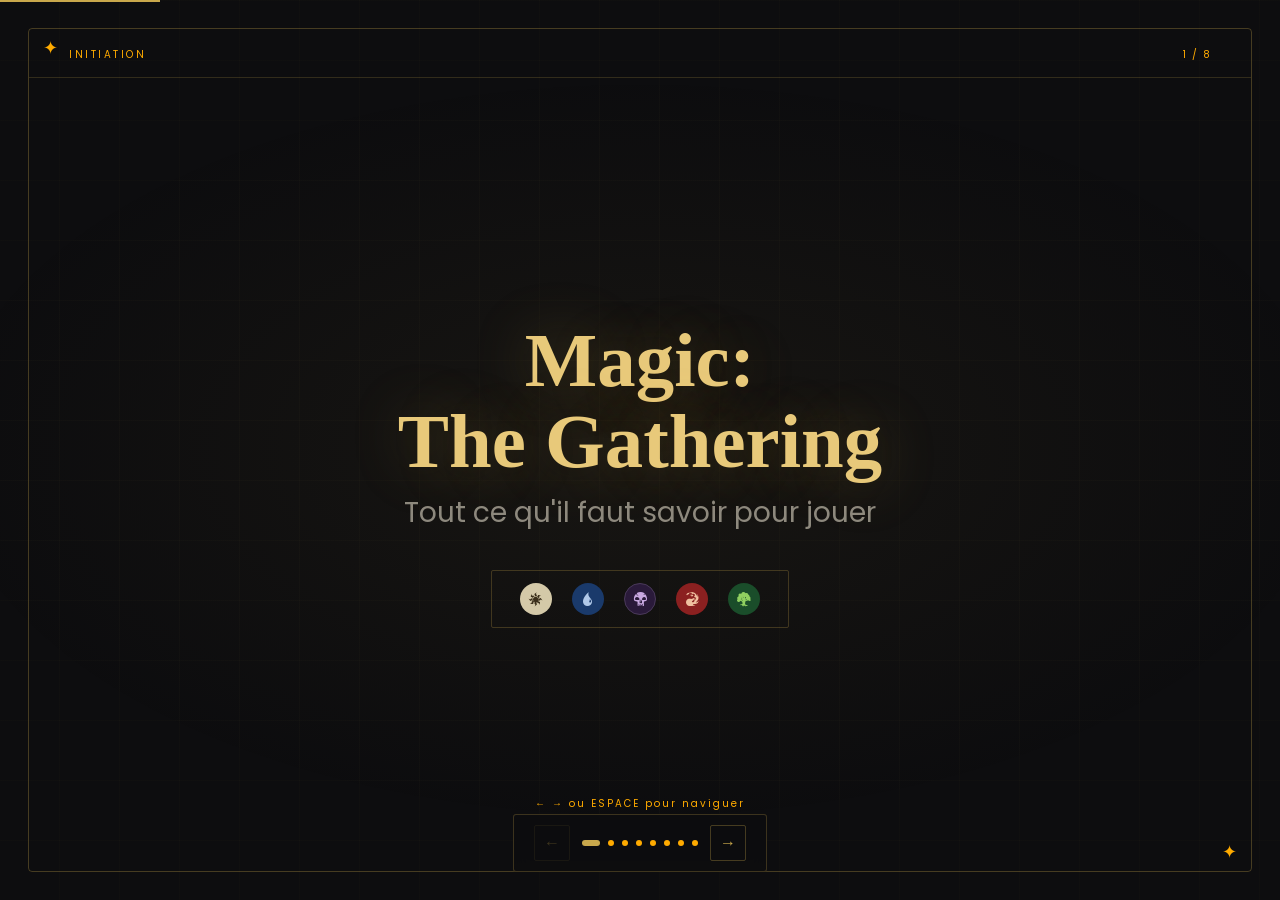
<file: index.html>
<!DOCTYPE html>
<html lang="fr">
<head>
  <meta charset="UTF-8">
  <meta name="viewport" content="width=device-width, initial-scale=1.0">
  <title>Magic: The Gathering — Initiation</title>
  <link rel="stylesheet" href="style.css">
  <link rel="preconnect" href="https://fonts.googleapis.com">
  <link rel="preconnect" href="https://fonts.gstatic.com" crossorigin>
  <link href="https://fonts.googleapis.com/css2?family=Poppins:ital,wght@0,100;0,200;0,300;0,400;0,500;0,600;0,700;0,800;0,900;1,100;1,200;1,300;1,400;1,500;1,600;1,700;1,800;1,900&display=swap" rel="stylesheet">
  <link href="mana-master/css/mana.css" rel="stylesheet" type="text/css" />
</head>
<body>

<div class="progress" id="progress"></div>
<div class="kb-hint" id="kbhint">← → ou ESPACE pour naviguer</div>

<div class="deck" id="deck">

  <!-- SLIDE 0: TITRE -->
  <div class="slide active slide-home" data-n="0">
    <div class="slide-inner">
      <div class="slide-header">
        <span class="eyebrow">Initiation</span>
        <span class="slide-counter">1 / 8</span>
      </div>
      <div class="slide-content" style="justify-content:center; align-items:center;">
        <div class="title-block">
          <h1>Magic:<br>The Gathering</h1>
          <div class="subtitle">Tout ce qu'il faut savoir pour jouer</div>
          <div class="title-badge">
            <div class="mana-pip pip-w"><i class="ms ms-w"></i></div>
            <div class="mana-pip pip-u"><i class="ms ms-u"></i></div>
            <div class="mana-pip pip-b"><i class="ms ms-b"></i></div>
            <div class="mana-pip pip-r"><i class="ms ms-r"></i></div>
            <div class="mana-pip pip-g"><i class="ms ms-g"></i></div>
          </div>
        </div>
      </div>
    </div>
  </div>

  <!-- SLIDE 1: CONCEPT -->
  <div class="slide" data-n="1">
    <div class="slide-inner">
      <div class="slide-header">
        <span class="eyebrow">Le concept</span>
        <span class="slide-counter">2 / 8</span>
      </div>
      <div class="slide-content">
        <div class="section-title">Deux mages s'affrontent</div>
        <div class="section-rule"></div>
        <div class="section-lead">Chaque joueur commence avec <strong style="color:var(--gold-light)">20 points de vie</strong> et un deck de <strong style="color:var(--gold-light)">60 cartes</strong>. Le premier à tomber à 0 PV perd.
        <br>
        Pour un format initiation, nous comptons généralement 30 cartes.</div>
        <div class="card-grid cols4">
          <div class="mcard">
            <span class="mcard-icon">🌲</span>
            <div class="mcard-type">Permanent</div>
            <div class="mcard-name">Terrain</div>
            <div class="mcard-desc">Produit du mana — l'énergie pour lancer des sorts</div>
          </div>
          <div class="mcard">
            <span class="mcard-icon">🐉</span>
            <div class="mcard-type">Permanent</div>
            <div class="mcard-name">Créature</div>
            <div class="mcard-desc">Attaque l'adversaire et bloque ses attaques</div>
          </div>
          <div class="mcard">
            <span class="mcard-icon">⚔️</span>
            <div class="mcard-type">Permanent</div>
            <div class="mcard-name">Équipement</div>
            <div class="mcard-desc">Peux être attaché à une créature pour lui accroître les pouvoirs</div>
          </div>
          <div class="mcard">
            <span class="mcard-icon">⚡</span>
            <div class="mcard-type">Sort</div>
            <div class="mcard-name">Éphémère</div>
            <div class="mcard-desc">Joué à tout moment, même pendant le tour adverse</div>
          </div>
          <div class="mcard">
            <span class="mcard-icon">📜</span>
            <div class="mcard-type">Sort</div>
            <div class="mcard-name">Rituel</div>
            <div class="mcard-desc">Joué uniquement pendant votre propre tour</div>
          </div>
          <div class="mcard">
            <span class="mcard-icon">✨</span>
            <div class="mcard-type">Permanent</div>
            <div class="mcard-name">Enchantement</div>
            <div class="mcard-desc">Reste en jeu et produit un effet continu</div>
          </div>
        </div>
      </div>
    </div>
  </div>

  <!-- SLIDE 2: LE MANA -->
  <div class="slide" data-n="2">
    <div class="slide-inner">
      <div class="slide-header">
        <span class="eyebrow">La ressource fondamentale</span>
        <span class="slide-counter">3 / 8</span>
      </div>
      <div class="slide-content">
        <div class="section-title">Le Mana</div>
        <div class="section-rule"></div>
        <div class="section-lead">Le mana est l'énergie qui permet de lancer des sorts. Il vient des terrains.</div>
        <div class="mana-flow">
          <div class="mana-step">
            <div class="big">🌲</div>
            <div class="label">Poser un terrain<br><em style="font-size:12px;color:var(--gold-dim)">1 par tour maximum</em></div>
          </div>
          <div class="mana-arrow">→</div>
          <div class="mana-step">
            <div class="big">↪</div>
            <div class="label">L'engager<br><em style="font-size:12px;color:var(--gold-dim)">incliner la carte</em></div>
          </div>
          <div class="mana-arrow">→</div>
          <div class="mana-step">
            <div class="big" style="font-family:'Cinzel',serif;font-size:28px;color:var(--gold);"><i class="ms ms-1"></i></div>
            <div class="label">Obtenir 1 mana<br><em style="font-size:12px;color:var(--gold-dim)">dépensé sur un sort</em></div>
          </div>
          <div class="mana-arrow">→</div>
          <div class="mana-step">
            <div class="big">🐉</div>
            <div class="label">Lancer un sort<br><em style="font-size:12px;color:var(--gold-dim)">en payant son coût</em></div>
          </div>
        </div>
        <div class="tip-list" style="margin-top:8px;">
          <div class="tip">
            <span class="tip-icon">💡</span>
            <div class="tip-text">Le coût est en <strong>haut à droite</strong> de la carte. Ex: <strong><i class="ms ms-2"></i> <i class="ms ms-u"></i></strong> = 2 manas quelconques + 1 mana vert. Le chiffre dans un cercle gris = mana de n'importe quelle couleur.
            <div class="tip-cards">
              <img src="img/card_Mirrorhall-Mimic.jpg" alt="Carte Magic avec coût de mana" style="margin-top:8px; max-height:250px; height:auto;">
              <img src="img/card_Cloud.png" alt="Carte Magic avec coût de mana" style="margin-top:8px; max-height:250px; height:auto;">
              <img src="img/card_Mutinerie-de-masse.jpg" alt="Carte Magic avec coût de mana" style="margin-top:8px; max-height:250px; height:auto;"> 
            </div>
          </div>
            
          </div>
          <div class="tip">
            <span class="tip-icon">⚠️</span>
            <div class="tip-text">Un terrain engagé ne se redresse qu'au <strong>début de votre prochain tour</strong>. Planifiez vos dépenses !</div>
          </div>
        </div>
      </div>
    </div>
  </div>

  <!-- SLIDE 3: ZONES DE JEU -->
  <div class="slide" data-n="3">
    <div class="slide-inner">
      <div class="slide-header">
        <span class="eyebrow">Le plateau</span>
        <span class="slide-counter">4 / 8</span>
      </div>
      <div class="slide-content">
        <div class="section-title">Les zones de jeu</div>
        <div class="section-rule"></div>
        <div class="section-lead">Chaque joueur possède les mêmes zones.</div>
        <div class="zones">
          <div class="zone-card">
            <span class="zone-icon">⚔️</span>
            <div>
              <div class="zone-name">Champ de bataille</div>
              <div class="zone-desc">Les permanents en jeu : terrains, créatures, enchantements.</div>
            </div>
          </div>
          <div class="zone-card">
            <span class="zone-icon">🔥</span>
            <div>
              <div class="zone-name">Cimetière</div>
              <div class="zone-desc">Cartes utilisées, détruites ou défaussées. Face visible.</div>
            </div>
          </div>
          <div class="zone-card">
            <span class="zone-icon">🤲</span>
            <div>
              <div class="zone-name">Main</div>
              <div class="zone-desc">Les cartes que vous tenez. 7 cartes au départ. Max 7 en fin de tour.</div>
            </div>
          </div>
          <div class="zone-card">
            <span class="zone-icon">📚</span>
            <div>
              <div class="zone-name">Bibliothèque</div>
              <div class="zone-desc">Votre deck, face cachée. On pioche une carte au début de chaque tour.</div>
            </div>
          </div>
        </div>
      </div>
    </div>
  </div>

  <!-- SLIDE 4: TOUR DE JEU -->
  <div class="slide" data-n="4">
    <div class="slide-inner">
      <div class="slide-header">
        <span class="eyebrow">Structure d'un tour</span>
        <span class="slide-counter">5 / 8</span>
      </div>
      <div class="slide-content">
        <div class="section-title">Déroulement d'un tour</div>
        <div class="section-rule"></div>
        <div class="steps">
          <div class="step">
            <span class="step-num">01</span>
            <span class="step-text"><strong>Dégagement</strong> — Redressez <em>toutes</em> vos cartes engagées. Votre mana est reconstitué.</span>
          </div>
          <div class="step">
            <span class="step-num">02</span>
            <span class="step-text"><strong>Phase d'entretien</strong> — Sert à déclencher des capacités spécifiques de certaines cartes.</span>
          </div>
          <div class="step">
            <span class="step-num">03</span>
            <span class="step-text"><strong>Pioche</strong> — Prenez 1 carte sur le dessus de votre bibliothèque.</span>
          </div>
          <div class="step">
            <span class="step-num">04</span>
            <span class="step-text"><strong>Phase d'actions</strong> — Posez jusqu'à 1 terrain. Lancez autant de sorts que vous pouvez payer.</span>
          </div>
          <div class="step">
            <span class="step-num">05</span>
            <span class="step-text"><strong>Combat</strong> — Déclarez vos attaquants → l'adversaire choisit ses bloqueurs → les dégâts sont résolus.</span>
          </div>
          <div class="step">
            <span class="step-num">06</span>
            <span class="step-text"><strong>2ème phase d'actions</strong> — Lancez encore des sorts si besoin (avant d'avoir vu le résultat du combat).</span>
          </div>
          <div class="step">
            <span class="step-num">06</span>
            <span class="step-text"><strong>Fin de tour</strong> — Si vous avez plus de <strong>7 cartes en main</strong>, défaussez jusqu'à 7.</span>
          </div>
        </div>
      </div>
    </div>
  </div>

  <!-- SLIDE 5: LE COMBAT -->
  <div class="slide" data-n="5">
    <div class="slide-inner">
      <div class="slide-header">
        <span class="eyebrow">Résolution des attaques</span>
        <span class="slide-counter">6 / 8</span>
      </div>
      <div class="slide-content">
        <div class="section-title">Le Combat</div>
        <div class="section-rule"></div>
        <div class="combat-row">
          <div class="combat-card">
            <span class="role">Attaquant</span>
            <div class="creature-name">Gobelin Frénétique</div>
            <div class="stats">3 / 1</div>
            <div style="font-size:12px;color:var(--parchment-dim);margin-top:4px;">Inflige 3 dégâts, mais n'a qu'1 PV</div>
          </div>
          <div class="vs">⚔</div>
          <div class="combat-card">
            <span class="role">Bloqueur</span>
            <div class="creature-name">Ours Sylvestre</div>
            <div class="stats">2 / 2</div>
            <div style="font-size:12px;color:var(--parchment-dim);margin-top:4px;">Inflige 2 dégâts, a 2 PV</div>
          </div>
        </div>
        <div class="combat-result">
          <p>→ Le Gobelin reçoit <strong>2 dégâts</strong> (mortels pour 1 PV) : il est détruit.</p>
          <p>→ L'Ours reçoit <strong>3 dégâts</strong> (mortels pour 2 PV) : il est aussi détruit.</p>
          <p style="color:var(--gold-dim);">→ <em>Si personne ne bloque : les 3 dégâts du Gobelin vont directement sur les PV adverses.</em></p>
        </div>
        <div class="tip-list" style="margin-top:16px;">
          <div class="tip">
            <span class="tip-icon">⚠️</span>
            <div class="tip-text">Les créatures jouées ce tour ont le <strong>mal des transports</strong> — elles ne peuvent pas attaquer avant le tour suivant.</div>
          </div>
        </div>
      </div>
    </div>
  </div>

  <!-- SLIDE 6: RÈGLES CLÉS -->
  <div class="slide" data-n="6">
    <div class="slide-inner">
      <div class="slide-header">
        <span class="eyebrow">À ne pas oublier</span>
        <span class="slide-counter">7 / 8</span>
      </div>
      <div class="slide-content">
        <div class="section-title">Les 5 règles d'or</div>
        <div class="section-rule"></div>
        <div class="tip-list">
          <div class="tip">
            <span class="tip-icon">🌲</span>
            <div class="tip-text"><strong>1 terrain par tour maximum</strong> — c'est votre ressource la plus précieuse. Ne la gaspillez pas.</div>
          </div>
          <div class="tip">
            <span class="tip-icon">⏳</span>
            <div class="tip-text"><strong>Mal des transports</strong> — une créature posée ce tour ne peut attaquer qu'au tour suivant (sauf mention "Célérité").</div>
          </div>
          <div class="tip">
            <span class="tip-icon">📖</span>
            <div class="tip-text"><strong>Bibliothèque vide</strong> — si vous devez piocher et qu'il n'y a plus de carte, vous perdez immédiatement.</div>
          </div>
          <div class="tip">
            <span class="tip-icon">🛡️</span>
            <div class="tip-text"><strong>Bloquer est optionnel</strong> — vous pouvez laisser passer les attaques pour protéger vos créatures.</div>
          </div>
          <div class="tip">
            <span class="tip-icon">📏</span>
            <div class="tip-text"><strong>Les dégâts se résolvent simultanément</strong> — l'attaquant et le bloqueur peuvent se tuer mutuellement.</div>
          </div>
        </div>
      </div>
    </div>
  </div>

  <!-- SLIDE 7: ON JOUE -->
  <div class="slide" data-n="7">
    <div class="slide-inner">
      <div class="slide-header">
        <span class="eyebrow">Place au jeu</span>
        <span class="slide-counter">8 / 8</span>
      </div>
      <div class="slide-content" style="justify-content:center;align-items:center;">
        <div class="final-content">
          <div class="color-pips">
            <div class="mana-pip pip-w"><i class="ms ms-w"></i></div>
            <div class="mana-pip pip-u"><i class="ms ms-u"></i></div>
            <div class="mana-pip pip-b"><i class="ms ms-b"></i></div>
            <div class="mana-pip pip-r"><i class="ms ms-r"></i></div>
            <div class="mana-pip pip-g"><i class="ms ms-g"></i></div>
          </div>
          <h2>À vos decks !</h2>
          <p>Chacun choisit un deck mono-couleur de 30 cartes.<br>On joue à voix haute pour les premières parties.</p>
          <div style="display:flex; gap:20px; justify-content:center; flex-wrap:wrap;">
            <div class="mcard" style="min-width:140px; text-align:left;">
              <span class="mcard-icon">🎯</span>
              <div class="mcard-name">Objectif</div>
              <div class="mcard-desc">Réduire les PV adverses à 0</div>
            </div>
            <div class="mcard" style="min-width:140px; text-align:left;">
              <span class="mcard-icon">🃏</span>
              <div class="mcard-name">Deck</div>
              <div class="mcard-desc">40 cartes, 1 couleur, 7 cartes en main</div>
            </div>
            <div class="mcard" style="min-width:140px; text-align:left;">
              <span class="mcard-icon">❤️</span>
              <div class="mcard-name">Points de vie</div>
              <div class="mcard-desc">20 PV chacun au départ</div>
            </div>
          </div>
        </div>
      </div>
    </div>
  </div>

</div>

<!-- NAV -->
<nav>
  <button id="btn-prev" disabled aria-label="Précédent">←</button>
  <div class="nav-dots" id="dots"></div>
  <button id="btn-next" aria-label="Suivant">→</button>
</nav>

<script>
  const slides = document.querySelectorAll('.slide');
  const dots = document.getElementById('dots');
  const btnPrev = document.getElementById('btn-prev');
  const btnNext = document.getElementById('btn-next');
  const progress = document.getElementById('progress');
  const kbhint = document.getElementById('kbhint');
  const N = slides.length;
  let current = 0;

  slides.forEach((_, i) => {
    const d = document.createElement('button');
    d.className = 'dot' + (i === 0 ? ' active' : '');
    d.setAttribute('aria-label', 'Slide ' + (i+1));
    d.onclick = () => goTo(i);
    dots.appendChild(d);
  });

  function goTo(n) {
    if (n < 0 || n >= N) return;
    const prev = slides[current];
    prev.classList.remove('active');
    prev.classList.add('exit');
    setTimeout(() => prev.classList.remove('exit'), 600);
    current = n;
    slides[current].classList.add('active');
    document.querySelectorAll('.dot').forEach((d, i) => d.classList.toggle('active', i === current));
    btnPrev.disabled = current === 0;
    btnNext.disabled = current === N - 1;
    progress.style.width = ((current + 1) / N * 100) + '%';
  }

  btnNext.onclick = () => goTo(current + 1);
  btnPrev.onclick = () => goTo(current - 1);

  document.addEventListener('keydown', e => {
    if (e.key === 'ArrowRight' || e.key === ' ') { e.preventDefault(); goTo(current + 1); }
    if (e.key === 'ArrowLeft') goTo(current - 1);
  });

  progress.style.width = (1 / N * 100) + '%';

</script>
</body>
</html>
</file>
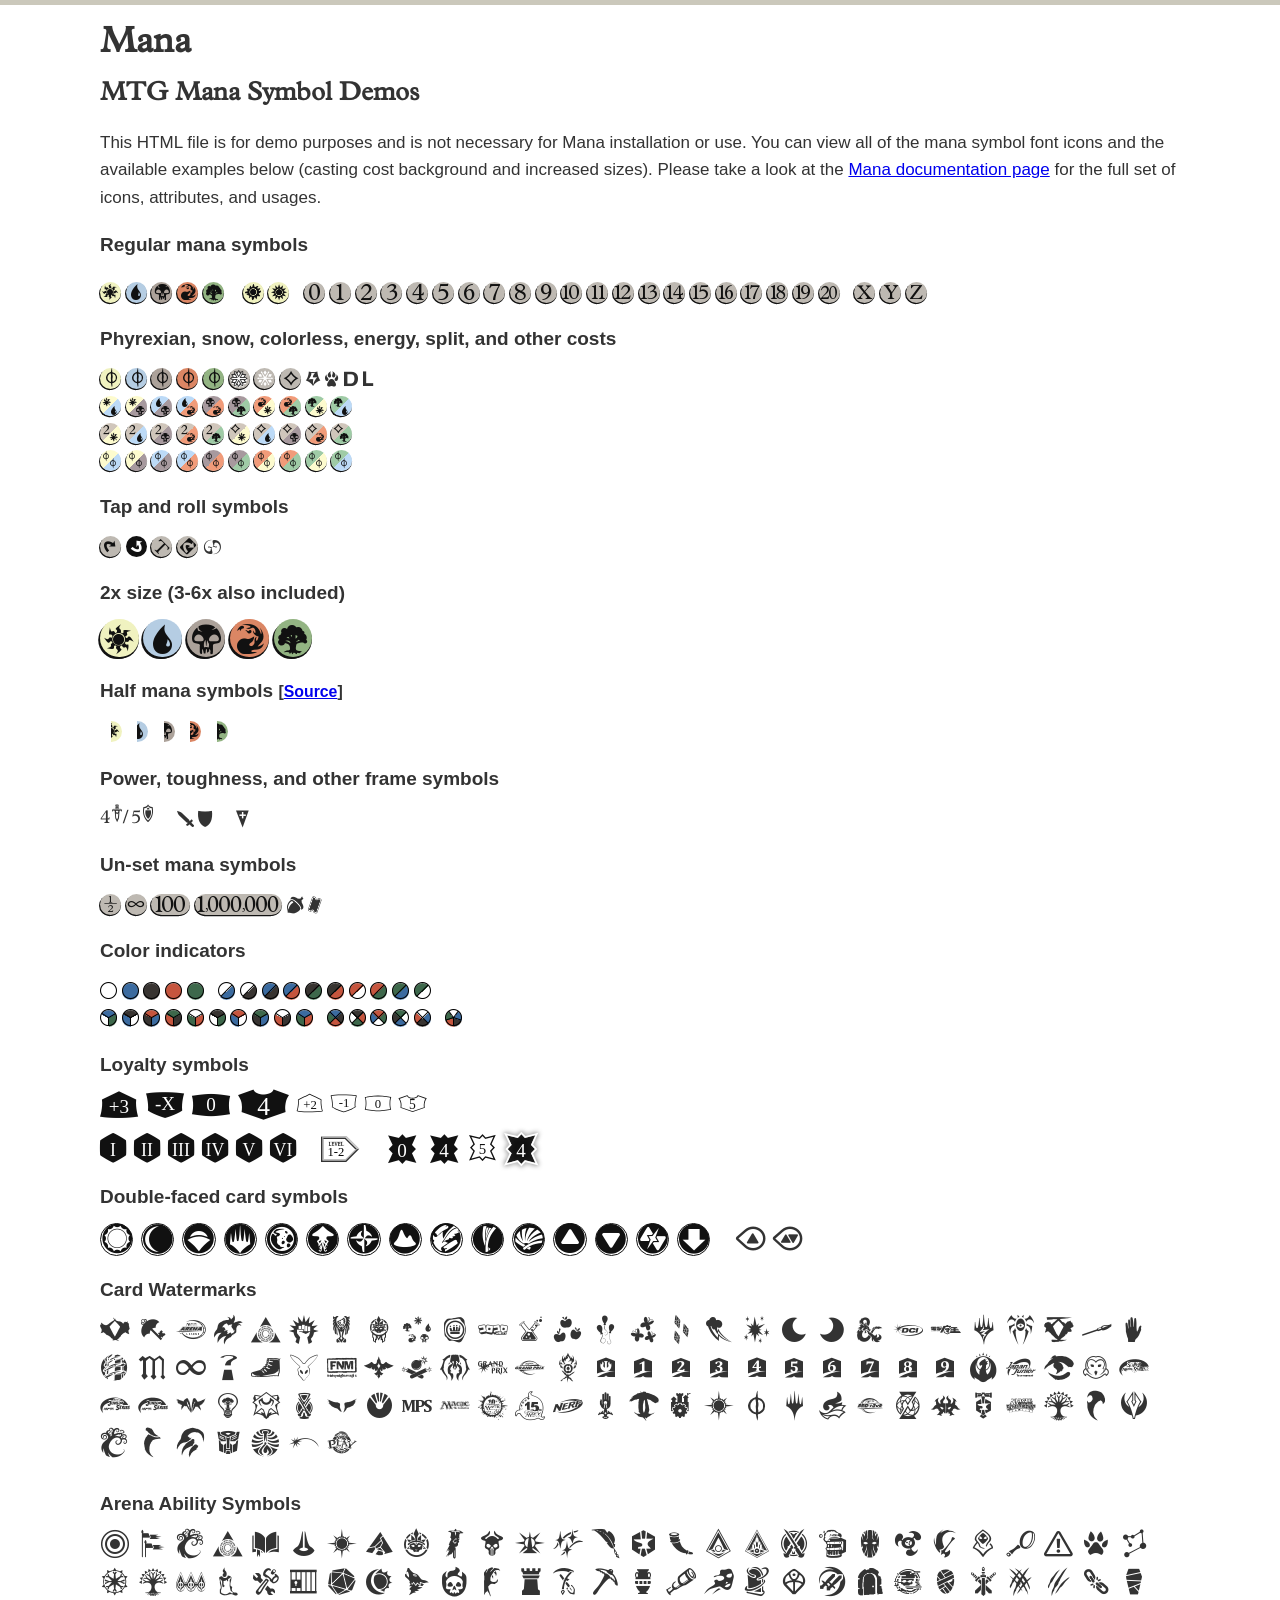
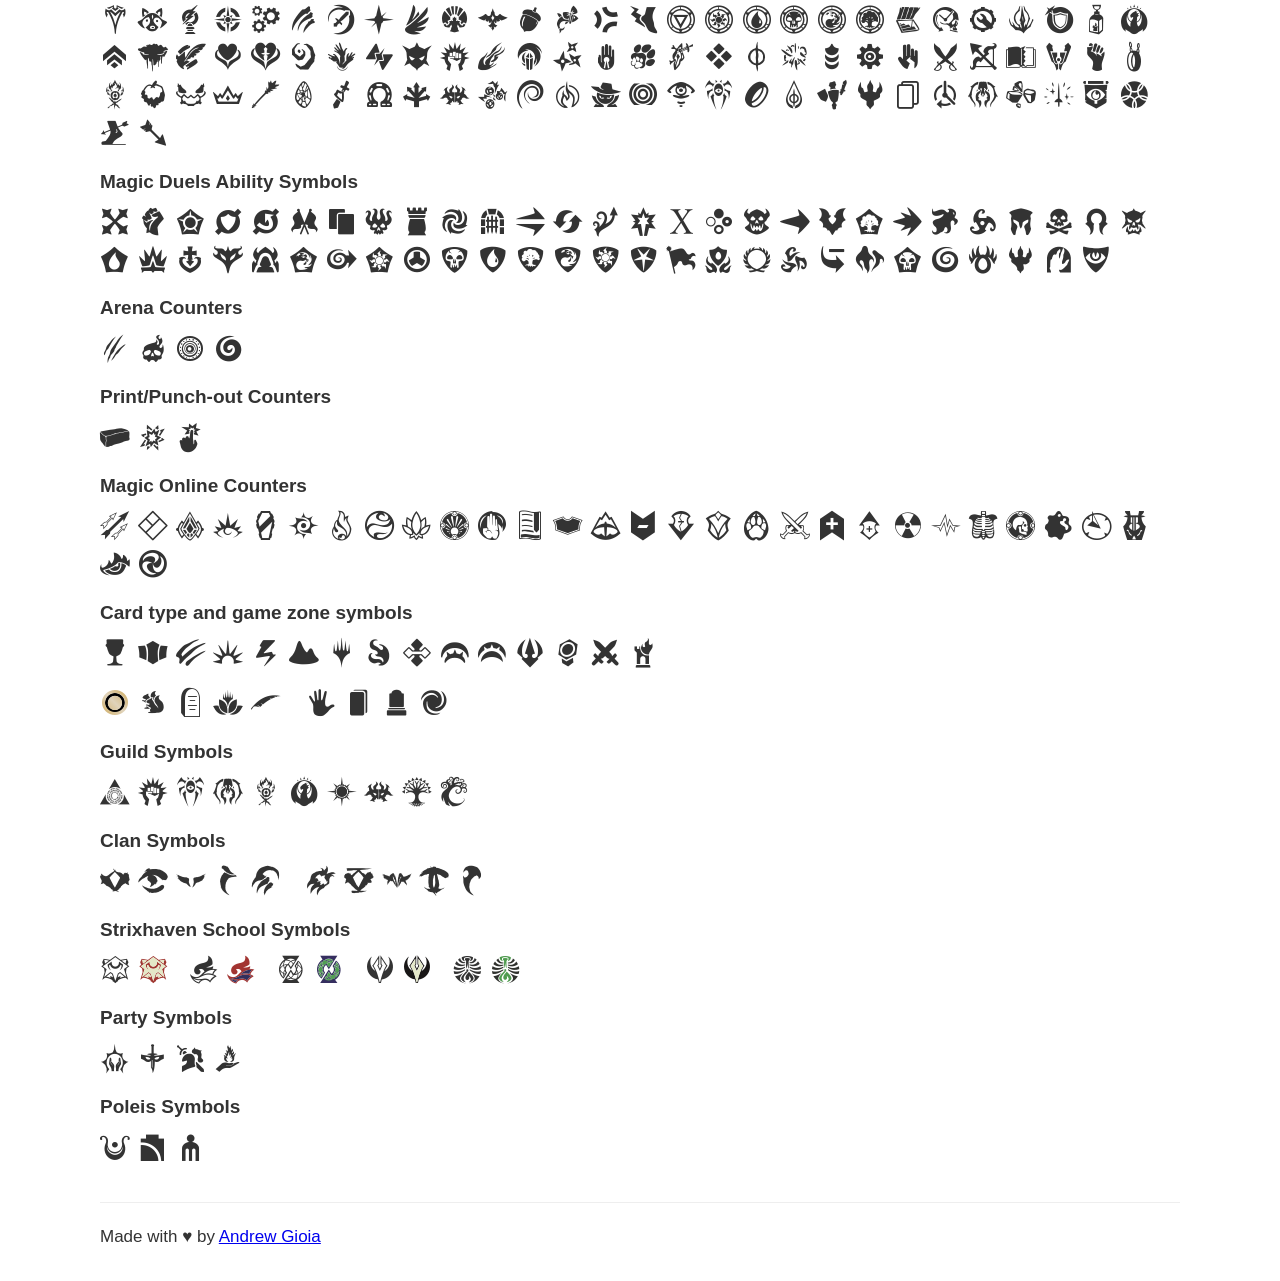
<file: mana-master/index.html>
<!doctype html>
<html>
<head>
    <meta charset="utf-8" />
    <meta http-equiv="X-UA-Compatible" content="chrome=1" />
    <title>Mana</title>
    <link rel="stylesheet" href="css/mana.css?v=1.8.0" />
    <meta name="viewport" content="width=device-width, initial-scale=1, user-scalable=no" />
    <style type="text/css">
        html {
            border-top: 5px solid #CBC8BB;
        }
        body {
            background: #fff;
            color: #333;
            font-family: Inter, -apple-system, BlinkMacSystemFont, "Segoe UI", Helvetica, Arial, sans-serif, "Apple Color Emoji", "Segoe UI Emoji";
            font-size: 17px;
            line-height: 1.6em;
            margin: 0 auto;
            padding: 0 100px;
            max-width: 1280px;
        }
        h1, h2, .mplantin {
            font-family: MPlantin, Times, serif;
        }
        h1 {
            font-size: 36px;
        }
        h2 {
            font-size: 26px;
        }
        h3 {
            font-size: 19px;
            font-weight: bold;
            margin: 16px 0 0;
        }
        p {
            margin: 12px 0 20px;
        }
        .grid {
             display:flex;
             flex-wrap:wrap;
             gap: 0.5rem;
             align-items: center;
        }
        footer {
            border-top: 1px solid #eee;
            margin: 40px 0 0;
            padding: 20px 0 30px;
        }
        .pt {
            font-size: 19px;
            display: inline-block;
            position: relative;
        }
        .left {
            width: 46%;
            float: left;
            margin-bottom: 2rem;
        }
        .right {
            width: 46%;
            float: right;
            margin-bottom: 2rem;
        }
        @media screen and (max-width: 1280px) {
            .left, .right {
                float: none;
                width: 100%;
            }
            .sm-screen {
                display: inline-block;
                padding-right: 10px;
            }
        }
    </style>
</head>
<body>
    <h1>Mana</h1>
    <h2>MTG Mana Symbol Demos</h2>
    <p>
        This HTML file is for demo purposes and is not necessary for Mana installation or use.
        You can view all of the mana symbol font icons and the available examples below
        (casting cost background and increased sizes). Please take a look at the
        <a href="https://mana.andrewgioia.com">Mana documentation page</a> for
        the full set of icons, attributes, and usages.
    </p>
    <div class="left">
        <h3>Regular mana symbols</h3>
        <p>
            <div class="sm-screen">
                <i class="ms ms-w ms-cost ms-shadow"></i>
                <i class="ms ms-u ms-cost ms-shadow"></i>
                <i class="ms ms-b ms-cost ms-shadow"></i>
                <i class="ms ms-r ms-cost ms-shadow"></i>
                <i class="ms ms-g ms-cost ms-shadow"></i>
                &nbsp;&nbsp;
                <i class="ms ms-w ms-w-original ms-cost ms-shadow"></i>
                <i class="ms ms-w ms-w-list ms-cost ms-shadow"></i>
            </div>
            <div class="sm-screen">
                <i class="ms ms-0 ms-cost ms-shadow"></i>
                <i class="ms ms-1 ms-cost ms-shadow"></i>
                <i class="ms ms-2 ms-cost ms-shadow"></i>
                <i class="ms ms-3 ms-cost ms-shadow"></i>
                <i class="ms ms-4 ms-cost ms-shadow"></i>
                <i class="ms ms-5 ms-cost ms-shadow"></i>
                <i class="ms ms-6 ms-cost ms-shadow"></i>
                <i class="ms ms-7 ms-cost ms-shadow"></i>
                <i class="ms ms-8 ms-cost ms-shadow"></i>
                <i class="ms ms-9 ms-cost ms-shadow"></i>
                <i class="ms ms-10 ms-cost ms-shadow"></i>
                <i class="ms ms-11 ms-cost ms-shadow"></i>
                <i class="ms ms-12 ms-cost ms-shadow"></i>
                <i class="ms ms-13 ms-cost ms-shadow"></i>
                <i class="ms ms-14 ms-cost ms-shadow"></i>
                <i class="ms ms-15 ms-cost ms-shadow"></i>
                <i class="ms ms-16 ms-cost ms-shadow"></i>
                <i class="ms ms-17 ms-cost ms-shadow"></i>
                <i class="ms ms-18 ms-cost ms-shadow"></i>
                <i class="ms ms-19 ms-cost ms-shadow"></i>
                <i class="ms ms-20 ms-cost ms-shadow"></i>
            </div>
            <div class="sm-screen">
                <i class="ms ms-x ms-cost ms-shadow"></i>
                <i class="ms ms-y ms-cost ms-shadow"></i>
                <i class="ms ms-z ms-cost ms-shadow"></i>
            </div>
        </p>
        <h3>Phyrexian, snow, colorless, energy, split, and other costs</h3>
        <p>
            <i class="ms ms-wp ms-cost ms-shadow"></i>
            <i class="ms ms-up ms-cost ms-shadow"></i>
            <i class="ms ms-bp ms-cost ms-shadow"></i>
            <i class="ms ms-rp ms-cost ms-shadow"></i>
            <i class="ms ms-gp ms-cost ms-shadow"></i>
            <i class="ms ms-s ms-cost ms-shadow"></i>
            <i class="ms ms-s-mtga ms-cost ms-shadow"></i>
            <i class="ms ms-c ms-cost ms-shadow"></i>
            <i class="ms ms-e"></i>
            <i class="ms ms-paw"></i>
            <i class="ms ms-d"></i>
            <i class="ms ms-l"></i>
            <br />
            <i class="ms ms-wu ms-cost ms-shadow"></i>
            <i class="ms ms-wb ms-cost ms-shadow"></i>
            <i class="ms ms-ub ms-cost ms-shadow"></i>
            <i class="ms ms-ur ms-cost ms-shadow"></i>
            <i class="ms ms-br ms-cost ms-shadow"></i>
            <i class="ms ms-bg ms-cost ms-shadow"></i>
            <i class="ms ms-rw ms-cost ms-shadow"></i>
            <i class="ms ms-rg ms-cost ms-shadow"></i>
            <i class="ms ms-gw ms-cost ms-shadow"></i>
            <i class="ms ms-gu ms-cost ms-shadow"></i>
            <br />
            <i class="ms ms-2w ms-cost ms-shadow"></i>
            <i class="ms ms-2u ms-cost ms-shadow"></i>
            <i class="ms ms-2b ms-cost ms-shadow"></i>
            <i class="ms ms-2r ms-cost ms-shadow"></i>
            <i class="ms ms-2g ms-cost ms-shadow"></i>
            <i class="ms ms-cw ms-cost ms-shadow"></i>
            <i class="ms ms-cu ms-cost ms-shadow"></i>
            <i class="ms ms-cb ms-cost ms-shadow"></i>
            <i class="ms ms-cr ms-cost ms-shadow"></i>
            <i class="ms ms-cg ms-cost ms-shadow"></i>
            <br />
            <i class="ms ms-wup ms-cost ms-shadow"></i>
            <i class="ms ms-wbp ms-cost ms-shadow"></i>
            <i class="ms ms-ubp ms-cost ms-shadow"></i>
            <i class="ms ms-urp ms-cost ms-shadow"></i>
            <i class="ms ms-brp ms-cost ms-shadow"></i>
            <i class="ms ms-bgp ms-cost ms-shadow"></i>
            <i class="ms ms-rwp ms-cost ms-shadow"></i>
            <i class="ms ms-rgp ms-cost ms-shadow"></i>
            <i class="ms ms-gwp ms-cost ms-shadow"></i>
            <i class="ms ms-gup ms-cost ms-shadow"></i>
        </p>
        <h3>Tap and roll symbols</h3>
        <p>
            <i class="ms ms-tap ms-cost ms-shadow"></i>
            <i class="ms ms-untap ms-cost"></i>
            <i class="ms ms-tap-3ed ms-cost ms-shadow"></i>
            <i class="ms ms-tap-4ed ms-cost ms-shadow"></i>
            <i class="ms ms-chaos"></i>
        </p>
        <h3>2x size (3-6x also included)</h3>
        <p>
            <i class="ms ms-w ms-cost ms-shadow ms-2x"></i>
            <i class="ms ms-u ms-cost ms-shadow ms-2x"></i>
            <i class="ms ms-b ms-cost ms-shadow ms-2x"></i>
            <i class="ms ms-r ms-cost ms-shadow ms-2x"></i>
            <i class="ms ms-g ms-cost ms-shadow ms-2x"></i>
        </p>
        <h3>Half mana symbols <small>[<a href="http://gatherer.wizards.com/Pages/Card/Details.aspx?multiverseid=74257">Source</a>]</small></h3>
        <p>
            <i class="ms ms-w ms-half ms-cost"></i>
            <i class="ms ms-u ms-half ms-cost"></i>
            <i class="ms ms-b ms-half ms-cost"></i>
            <i class="ms ms-r ms-half ms-cost"></i>
            <i class="ms ms-g ms-half ms-cost"></i>
        </p>
        <h3>Power, toughness, and other frame symbols</h3>
        <p>
            <span class="mplantin pt">4</span>
            <i class="ms ms-power" style="font-size: 1.05em; margin: -8px 0 0 -3px;"></i>
            <span class="mplantin pt" style="margin-left: -3px;">/</span>
            <span class="mplantin pt" style="margin-left: -2px;">5</span>
            <i class="ms ms-toughness" style="font-size: 1.05em; margin: -9px 0 0 -3px;"></i>
            &nbsp;&nbsp;&nbsp;
            <i class="ms ms-power-mtga"></i>
            <i class="ms ms-toughness-mtga"></i>
            &nbsp;&nbsp;&nbsp;
            <i class="ms ms-spree"></i>
        </p>
        <h3>Un-set mana symbols</h3>
        <p>
            <i class="ms ms-1-2 ms-cost ms-shadow"></i>
            <i class="ms ms-infinity ms-cost ms-shadow"></i>
            <i class="ms ms-100 ms-cost ms-shadow"></i>
            <i class="ms ms-1000000 ms-cost ms-shadow"></i>
            <i class="ms ms-acorn"></i>
            <i class="ms ms-ticket"></i>
        </p>
        <h3>Color indicators</h3>
        <p>
            <i class="ms ms-ci ms-ci-1 ms-ci-w"></i>
            <i class="ms ms-ci ms-ci-1 ms-ci-u"></i>
            <i class="ms ms-ci ms-ci-1 ms-ci-b"></i>
            <i class="ms ms-ci ms-ci-1 ms-ci-r"></i>
            <i class="ms ms-ci ms-ci-1 ms-ci-g"></i>
            &nbsp;
            <i class="ms ms-ci ms-ci-2 ms-ci-wu"></i>
            <i class="ms ms-ci ms-ci-2 ms-ci-wb"></i>
            <i class="ms ms-ci ms-ci-2 ms-ci-ub"></i>
            <i class="ms ms-ci ms-ci-2 ms-ci-ur"></i>
            <i class="ms ms-ci ms-ci-2 ms-ci-bg"></i>
            <i class="ms ms-ci ms-ci-2 ms-ci-br"></i>
            <i class="ms ms-ci ms-ci-2 ms-ci-rw"></i>
            <i class="ms ms-ci ms-ci-2 ms-ci-rg"></i>
            <i class="ms ms-ci ms-ci-2 ms-ci-gu"></i>
            <i class="ms ms-ci ms-ci-2 ms-ci-gw"></i>
            <br />
            <i class="ms ms-ci ms-ci-3 ms-ci-wug"></i>
            <i class="ms ms-ci ms-ci-3 ms-ci-ubw"></i>
            <i class="ms ms-ci ms-ci-3 ms-ci-bru"></i>
            <i class="ms ms-ci ms-ci-3 ms-ci-rgb"></i>
            <i class="ms ms-ci ms-ci-3 ms-ci-gwr"></i>
            <i class="ms ms-ci ms-ci-3 ms-ci-wbg"></i>
            <i class="ms ms-ci ms-ci-3 ms-ci-urw"></i>
            <i class="ms ms-ci ms-ci-3 ms-ci-bgu"></i>
            <i class="ms ms-ci ms-ci-3 ms-ci-rwb"></i>
            <i class="ms ms-ci ms-ci-3 ms-ci-gur"></i>
            &nbsp;
            <i class="ms ms-ci ms-ci-4 ms-ci-ubrg"></i>
            <i class="ms ms-ci ms-ci-4 ms-ci-brgw"></i>
            <i class="ms ms-ci ms-ci-4 ms-ci-rgwu"></i>
            <i class="ms ms-ci ms-ci-4 ms-ci-gwub"></i>
            <i class="ms ms-ci ms-ci-4 ms-ci-wubr"></i>
            &nbsp;
            <i class="ms ms-ci ms-ci-5"></i>
        </p>
        <h3>Loyalty symbols</h3>
        <div class="grid">
            <i class="ms ms-loyalty-up ms-loyalty-3 ms-3x"></i>
            <i class="ms ms-loyalty-down ms-loyalty-x ms-3x"></i>
            <i class="ms ms-loyalty-zero ms-loyalty-0 ms-3x"></i>
            <i class="ms ms-loyalty-start ms-loyalty-4 ms-4x"></i>
            <i class="ms ms-loyalty-up ms-loyalty-2 ms-loyalty-outline"></i>
            <i class="ms ms-loyalty-down ms-loyalty-1 ms-loyalty-outline"></i>
            <i class="ms ms-loyalty-zero ms-loyalty-0 ms-loyalty-outline"></i>
            <i class="ms ms-loyalty-start ms-loyalty-5 ms-loyalty-outline"></i>
        </div>
        <div class="grid">
            <i class="ms ms-saga ms-saga-1 ms-2x"></i>
            <i class="ms ms-saga ms-saga-2 ms-2x"></i>
            <i class="ms ms-saga ms-saga-3 ms-2x"></i>
            <i class="ms ms-saga ms-saga-4 ms-2x"></i>
            <i class="ms ms-saga ms-saga-5 ms-2x"></i>
            <i class="ms ms-saga ms-saga-6 ms-2x"></i>
            &nbsp;&nbsp;
            <i class="ms ms-level ms-3x"><span>1-2</span></i>
            &nbsp;&nbsp;
            <i class="ms ms-defense ms-defense-0 ms-3x"></i>
            <i class="ms ms-defense ms-defense-4 ms-3x"></i>
            <i class="ms ms-defense ms-defense-outline ms-defense-5 ms-2x"></i>
            <i class="ms ms-defense ms-defense-print ms-defense-4 ms-3x"></i>
        </div>
        <h3>Double-faced card symbols</h3>
        <p class="grid">
            <i class="ms ms-dfc ms-dfc-day ms-2x ms-fw"></i>
            <i class="ms ms-dfc ms-dfc-night ms-2x ms-fw"></i>
            <i class="ms ms-dfc ms-dfc-spark ms-2x ms-fw"></i>
            <i class="ms ms-dfc ms-dfc-ignite ms-2x ms-fw"></i>
            <i class="ms ms-dfc ms-dfc-moon ms-2x ms-fw"></i>
            <i class="ms ms-dfc ms-dfc-emrakul ms-2x ms-fw"></i>
            <i class="ms ms-dfc ms-dfc-enchantment ms-2x ms-fw"></i>
            <i class="ms ms-dfc ms-dfc-land ms-2x ms-fw"></i>
            <i class="ms ms-dfc ms-dfc-lesson ms-2x ms-fw"></i>
            <i class="ms ms-dfc ms-dfc-saga ms-2x ms-fw"></i>
            <i class="ms ms-dfc ms-dfc-saga-creature ms-2x ms-fw"></i>
            <i class="ms ms-dfc ms-dfc-front ms-2x ms-fw"></i>
            <i class="ms ms-dfc ms-dfc-back ms-2x ms-fw"></i>
            <i class="ms ms-dfc ms-dfc-meld ms-2x ms-fw"></i>
            <i class="ms ms-dfc ms-dfc-facedown ms-2x ms-fw"></i>
            &nbsp;&nbsp;
            <i class="ms ms-dfc-modal-face ms-2x ms-fw"></i>
            <i class="ms ms-dfc-modal-back ms-2x ms-fw"></i>
        </p>
        <h3>Card Watermarks</h3>
        <p class="grid">
            <i class="ms ms-watermark-abzan ms-2x ms-fw" title="Abzan"></i>
            <i class="ms ms-watermark-agentsofsneak ms-2x ms-fw" title="Agents of S.N.E.A.K."></i>
            <i class="ms ms-watermark-arena ms-2x ms-fw" title="Arena League"></i>
            <i class="ms ms-watermark-atarka ms-2x ms-fw" title="Atarka"></i>
            <i class="ms ms-watermark-azorius ms-2x ms-fw" title="Azorius"></i>
            <i class="ms ms-watermark-boros ms-2x ms-fw" title="Boros"></i>
            <i class="ms ms-watermark-brokers ms-2x ms-fw" title="Brokers"></i>
            <i class="ms ms-watermark-cabaretti ms-2x ms-fw" title="Cabaretti"></i>
            <i class="ms ms-watermark-colorpie ms-2x ms-fw" title="Color pie"></i>
            <i class="ms ms-watermark-conspiracy ms-2x ms-fw" title="Conspiracy"></i>
            <i class="ms ms-watermark-corocoro ms-2x ms-fw" title="Coro Coro"></i>
            <i class="ms ms-watermark-crossbreedlabs ms-2x ms-fw" title="Crossbreed Labs"></i>
            <i class="ms ms-watermark-cutiemark-apples ms-2x ms-fw" title="My Little Pony: Apples"></i>
            <i class="ms ms-watermark-cutiemark-balloons ms-2x ms-fw" title="My Little Pony: Balloons"></i>
            <i class="ms ms-watermark-cutiemark-butterflies ms-2x ms-fw" title="My Little Pony: Butterflies"></i>
            <i class="ms ms-watermark-cutiemark-gems ms-2x ms-fw" title="My Little Pony: Gems"></i>
            <i class="ms ms-watermark-cutiemark-rainbow ms-2x ms-fw" title="My Little Pony: Rainbow"></i>
            <i class="ms ms-watermark-cutiemark-sparkle ms-2x ms-fw" title="My Little Pony: Sparkle"></i>
            <i class="ms ms-watermark-cutiemark-waningmoon ms-2x ms-fw" title="My Little Pony: Waning Moon"></i>
            <i class="ms ms-watermark-cutiemark-waxingmoon ms-2x ms-fw" title="My Little Pony: Waxing Moon"></i>
            <i class="ms ms-watermark-dnd ms-2x ms-fw" title="D&D"></i>
            <i class="ms ms-watermark-dci ms-2x ms-fw" title="DCI"></i>
            <i class="ms ms-watermark-dengekimaoh ms-2x ms-fw" title="Dengeki-Maoh"></i>
            <i class="ms ms-watermark-desparked ms-2x ms-fw" title="Desparked"></i>
            <i class="ms ms-watermark-dimir ms-2x ms-fw" title="Dimir"></i>
            <i class="ms ms-watermark-dromoka ms-2x ms-fw" title="Dromoka"></i>
            <i class="ms ms-watermark-flavor-aestheticconsultation ms-2x ms-fw" title="Flavor (Aesthetic Consultation)"></i>
            <i class="ms ms-watermark-flavor-farewelltoarms ms-2x ms-fw" title="Flavor (Farewell to Arms)"></i>
            <i class="ms ms-watermark-flavor-manascrew ms-2x ms-fw" title="Flavor (Mana Screw)"></i>
            <i class="ms ms-watermark-flavor-monkeymonkeymonkey ms-2x ms-fw" title="Flavor (Monkey Monkey Monkey)"></i>
            <i class="ms ms-watermark-flavor-moxlotus ms-2x ms-fw" title="Flavor (Mox Lotus)"></i>
            <i class="ms ms-watermark-flavor-myfirsttome ms-2x ms-fw" title="Flavor (My First Tome)"></i>
            <i class="ms ms-watermark-flavor-shoetree ms-2x ms-fw" title="Flavor (Shoe Tree)"></i>
            <i class="ms ms-watermark-flavor-whenfluffybunniesattack ms-2x ms-fw" title="Flavor (When Fluffy Bunnies Attack)"></i>
            <i class="ms ms-watermark-fnm ms-2x ms-fw" title="FNM"></i>
            <i class="ms ms-watermark-foretell ms-2x ms-fw" title="Foretell"></i>
            <i class="ms ms-watermark-goblinexplosioneers ms-2x ms-fw" title="Goblin Explosioneers"></i>
            <i class="ms ms-watermark-golgari ms-2x ms-fw" title="Golgari"></i>
            <i class="ms ms-watermark-grandprix ms-2x ms-fw" title="Grand Prix"></i>
            <i class="ms ms-watermark-grandprix2 ms-2x ms-fw" title="Grand Prix (New)"></i>
            <i class="ms ms-watermark-gruul ms-2x ms-fw" title="Gruul"></i>
            <i class="ms ms-watermark-herospath ms-2x ms-fw" title="Hero's Path"></i>
            <i class="ms ms-watermark-herospath-1 ms-2x ms-fw" title="Hero's Path: 1"></i>
            <i class="ms ms-watermark-herospath-2 ms-2x ms-fw" title="Hero's Path: 2"></i>
            <i class="ms ms-watermark-herospath-3 ms-2x ms-fw" title="Hero's Path: 3"></i>
            <i class="ms ms-watermark-herospath-4 ms-2x ms-fw" title="Hero's Path: 4"></i>
            <i class="ms ms-watermark-herospath-5 ms-2x ms-fw" title="Hero's Path: 5"></i>
            <i class="ms ms-watermark-herospath-6 ms-2x ms-fw" title="Hero's Path: 6"></i>
            <i class="ms ms-watermark-herospath-7 ms-2x ms-fw" title="Hero's Path: 7"></i>
            <i class="ms ms-watermark-herospath-8 ms-2x ms-fw" title="Hero's Path: 8"></i>
            <i class="ms ms-watermark-herospath-9 ms-2x ms-fw" title="Hero's Path: 9"></i>
            <i class="ms ms-watermark-izzet ms-2x ms-fw" title="Izzet"></i>
            <i class="ms ms-watermark-japanjunior ms-2x ms-fw" title="Japan Junior"></i>
            <i class="ms ms-watermark-jeskai ms-2x ms-fw" title="Jeskai"></i>
            <i class="ms ms-watermark-judgeacademy ms-2x ms-fw" title="Judge Academy"></i>
            <i class="ms ms-watermark-junior ms-2x ms-fw" title="Junior Super Series"></i>
            <i class="ms ms-watermark-juniorapac ms-2x ms-fw" title="Junior Super Series: APAC"></i>
            <i class="ms ms-watermark-junioreurope ms-2x ms-fw" title="Junior Super Series: Europe"></i>
            <i class="ms ms-watermark-kolaghan ms-2x ms-fw" title="Kolaghan"></i>
            <i class="ms ms-watermark-leagueofdastardlydoom ms-2x ms-fw" title="League of Dastardly Doom"></i>
            <i class="ms ms-watermark-lorehold ms-2x ms-fw" title="lorehold"></i>
            <i class="ms ms-watermark-maestros ms-2x ms-fw" title="Maestros"></i>
            <i class="ms ms-watermark-mardu ms-2x ms-fw" title="Mardu"></i>
            <i class="ms ms-watermark-mirran ms-2x ms-fw" title="Mirran"></i>
            <i class="ms ms-watermark-mps ms-2x ms-fw" title="MPS"></i>
            <i class="ms ms-watermark-mtg ms-2x ms-fw" title="MTG"></i>
            <i class="ms ms-watermark-mtg10 ms-2x ms-fw" title="Magic 10th Anniversary"></i>
            <i class="ms ms-watermark-mtg15 ms-2x ms-fw" title="Magic 15th Anniversary"></i>
            <i class="ms ms-watermark-nerf ms-2x ms-fw" title="NERF"></i>
            <i class="ms ms-watermark-obscura ms-2x ms-fw" title="Obscura"></i>
            <i class="ms ms-watermark-ojutai ms-2x ms-fw" title="Ojutai"></i>
            <i class="ms ms-watermark-orderofthewidget ms-2x ms-fw" title="Order of the Widget"></i>
            <i class="ms ms-watermark-orzhov ms-2x ms-fw" title="Orzhov"></i>
            <i class="ms ms-watermark-phyrexian ms-2x ms-fw" title="Phyrexian"></i>
            <i class="ms ms-watermark-planeswalker ms-2x ms-fw" title="Planeswalker"></i>
            <i class="ms ms-watermark-prismari ms-2x ms-fw" title="Prismari"></i>
            <i class="ms ms-watermark-protour ms-2x ms-fw" title="Pro Tour"></i>
            <i class="ms ms-watermark-quandrix ms-2x ms-fw" title="Quandrix"></i>
            <i class="ms ms-watermark-rakdos ms-2x ms-fw" title="Rakdos"></i>
            <i class="ms ms-watermark-riveteers ms-2x ms-fw" title="Riveteers"></i>
            <i class="ms ms-watermark-scholarship ms-2x ms-fw" title="Scholarship Series"></i>
            <i class="ms ms-watermark-selesnya ms-2x ms-fw" title="Selesnya"></i>
            <i class="ms ms-watermark-silumgar ms-2x ms-fw" title="Silumgar"></i>
            <i class="ms ms-watermark-silverquill ms-2x ms-fw" title="Silverquill"></i>
            <i class="ms ms-watermark-simic ms-2x ms-fw" title="Simic"></i>
            <i class="ms ms-watermark-sultai ms-2x ms-fw" title="Sultai"></i>
            <i class="ms ms-watermark-temur ms-2x ms-fw" title="Temur"></i>
            <i class="ms ms-watermark-transformers ms-2x ms-fw" title="Transformers"></i>
            <i class="ms ms-watermark-witherbloom ms-2x ms-fw" title="Witherbloom"></i>
            <i class="ms ms-watermark-wotc ms-2x ms-fw" title="WOTC"></i>
            <i class="ms ms-watermark-wpn ms-2x ms-fw" title="WPN"></i>
        </p>
    </div>
    <div class="right">
        <h3>Arena Ability Symbols</h3>
        <p class="grid">
            <i class="ms ms-ability-activated ms-2x ms-fw" title="Activated"></i>
            <i class="ms ms-ability-adamant ms-2x ms-fw" title="Adamant"></i>
            <i class="ms ms-ability-adapt ms-2x ms-fw" title="Adapt"></i>
            <i class="ms ms-ability-addendum ms-2x ms-fw" title="Addendum"></i>
            <i class="ms ms-ability-adventure ms-2x ms-fw" title="Adventure"></i>
            <i class="ms ms-ability-afflict ms-2x ms-fw" title="Afflict"></i>
            <i class="ms ms-ability-afterlife ms-2x ms-fw" title="Afterlife"></i>
            <i class="ms ms-ability-aftermath ms-2x ms-fw" title="Aftermath"></i>
            <i class="ms ms-ability-alliance ms-2x ms-fw" title="Alliance"></i>
            <i class="ms ms-ability-amass-orcs ms-2x ms-fw" title="Amass Orcs"></i>
            <i class="ms ms-ability-amass ms-2x ms-fw" title="Amass Zombies"></i>
            <i class="ms ms-ability-ascend ms-2x ms-fw" title="Ascend"></i>
            <i class="ms ms-ability-backup ms-2x ms-fw" title="Backup"></i>
            <i class="ms ms-ability-bargain ms-2x ms-fw" title="Bargain"></i>
            <i class="ms ms-ability-blitz ms-2x ms-fw" title="Blitz"></i>
            <i class="ms ms-ability-boast ms-2x ms-fw" title="Boast"></i>
            <i class="ms ms-ability-case-solved ms-2x ms-fw" title="Case Solved"></i>
            <i class="ms ms-ability-case-solved-print ms-2x ms-fw" title="Case Solved (Print)"></i>
            <i class="ms ms-ability-casualty ms-2x ms-fw" title="Casualty"></i>
            <i class="ms ms-ability-celebration ms-2x ms-fw" title="Celebration"></i>
            <i class="ms ms-ability-changeling ms-2x ms-fw" title="Changeling"></i>
            <i class="ms ms-ability-channel ms-2x ms-fw" title="Channel"></i>
            <i class="ms ms-ability-cleave ms-2x ms-fw" title="Cleave"></i>
            <i class="ms ms-ability-cloak ms-2x ms-fw" title="Cloak"></i>
            <i class="ms ms-ability-collect-evidence ms-2x ms-fw" title="Collect Evidence"></i>
            <i class="ms ms-ability-combat-condition ms-2x ms-fw" title="Combat Condition"></i>
            <i class="ms ms-ability-companion ms-2x ms-fw" title="Companion"></i>
            <i class="ms ms-ability-constellation ms-2x ms-fw" title="Constellation"></i>
            <i class="ms ms-ability-convoke ms-2x ms-fw" title="Convoke"></i>
            <i class="ms ms-ability-convoke-original ms-2x ms-fw" title="Convoke (Original)"></i>
            <i class="ms ms-ability-corrupted ms-2x ms-fw" title="Corrupted"></i>
            <i class="ms ms-ability-coven ms-2x ms-fw" title="Coven"></i>
            <i class="ms ms-ability-craft ms-2x ms-fw" title="Craft"></i>
            <i class="ms ms-ability-crime ms-2x ms-fw" title="Crime"></i>
            <i class="ms ms-ability-d20 ms-2x ms-fw" title="D20"></i>
            <i class="ms ms-ability-day-night ms-2x ms-fw" title="Day/Night"></i>
            <i class="ms ms-ability-daybound-nightbound ms-2x ms-fw" title="Daybound/Nightbound"></i>
            <i class="ms ms-ability-deathtouch ms-2x ms-fw" title="Deathtouch"></i>
            <i class="ms ms-ability-decayed ms-2x ms-fw" title="Decayed"></i>
            <i class="ms ms-ability-defender ms-2x ms-fw" title="Defender"></i>
            <i class="ms ms-ability-delve ms-2x ms-fw" title="Delve"></i>
            <i class="ms ms-ability-descend ms-2x ms-fw" title="Descend"></i>
            <i class="ms ms-ability-devotion ms-2x ms-fw" title="Devotion"></i>
            <i class="ms ms-ability-discover ms-2x ms-fw" title="Discover"></i>
            <i class="ms ms-ability-disguise ms-2x ms-fw" title="Disguise"></i>
            <i class="ms ms-ability-disturb ms-2x ms-fw" title="Disturb"></i>
            <i class="ms ms-ability-domain ms-2x ms-fw" title="Domain"></i>
            <i class="ms ms-ability-double-strike ms-2x ms-fw" title="Double Strike"></i>
            <i class="ms ms-ability-dungeon ms-2x ms-fw" title="Dungeon"></i>
            <i class="ms ms-ability-eerie ms-2x ms-fw" title="Eerie"></i>
            <i class="ms ms-ability-embalm ms-2x ms-fw" title="Embalm"></i>
            <i class="ms ms-ability-enlist ms-2x ms-fw" title="Enlist"></i>
            <i class="ms ms-ability-enrage ms-2x ms-fw" title="Enrage"></i>
            <i class="ms ms-ability-enrage-original ms-2x ms-fw" title="Enrage (Original)"></i>
            <i class="ms ms-ability-escape ms-2x ms-fw" title="Escape"></i>
            <i class="ms ms-ability-eternalize ms-2x ms-fw" title="Eternalize"></i>
            <i class="ms ms-ability-exalted ms-2x ms-fw" title="Exalted"></i>
            <i class="ms ms-ability-expend ms-2x ms-fw" title="Expend"></i>
            <i class="ms ms-ability-exploit ms-2x ms-fw" title="Exploit"></i>
            <i class="ms ms-ability-explore ms-2x ms-fw" title="Explore"></i>
            <i class="ms ms-ability-fabricate ms-2x ms-fw" title="Fabricate"></i>
            <i class="ms ms-ability-ferocious ms-2x ms-fw" title="Ferocious"></i>
            <i class="ms ms-ability-first-strike ms-2x ms-fw" title="First Strike"></i>
            <i class="ms ms-ability-flash ms-2x ms-fw" title="Flash"></i>
            <i class="ms ms-ability-flying ms-2x ms-fw" title="Flying"></i>
            <i class="ms ms-ability-for-mirrodin ms-2x ms-fw" title="For Mirrodin!"></i>
            <i class="ms ms-ability-foretell ms-2x ms-fw" title="Foretell"></i>
            <i class="ms ms-ability-forage ms-2x ms-fw" title="Forage"></i>
            <i class="ms ms-ability-gift ms-2x ms-fw" title="Gift"></i>
            <i class="ms ms-ability-goad ms-2x ms-fw" title="Goad"></i>
            <i class="ms ms-ability-haste ms-2x ms-fw" title="Haste"></i>
            <i class="ms ms-ability-hexproof ms-2x ms-fw" title="Hexproof: Generic"></i>
            <i class="ms ms-ability-hexproof-white ms-2x ms-fw" title="Hexproof: White"></i>
            <i class="ms ms-ability-hexproof-blue ms-2x ms-fw" title="Hexproof: Blue"></i>
            <i class="ms ms-ability-hexproof-black ms-2x ms-fw" title="Hexproof: Black"></i>
            <i class="ms ms-ability-hexproof-red ms-2x ms-fw" title="Hexproof: Red"></i>
            <i class="ms ms-ability-hexproof-green ms-2x ms-fw" title="Hexproof: Green"></i>
            <i class="ms ms-ability-hideaway ms-2x ms-fw" title="Hideaway"></i>
            <i class="ms ms-ability-impending ms-2x ms-fw" title="Impending"></i>
            <i class="ms ms-ability-improvise ms-2x ms-fw" title="Improvise"></i>
            <i class="ms ms-ability-incubate ms-2x ms-fw" title="Incubate"></i>
            <i class="ms ms-ability-indestructible ms-2x ms-fw" title="Indestructible"></i>
            <i class="ms ms-ability-investigate ms-2x ms-fw" title="Investigate"></i>
            <i class="ms ms-ability-jumpstart ms-2x ms-fw" title="Jumpstart"></i>
            <i class="ms ms-ability-kicker ms-2x ms-fw" title="Kicker"></i>
            <i class="ms ms-ability-landfall ms-2x ms-fw" title="Landfall"></i>
            <i class="ms ms-ability-learn ms-2x ms-fw" title=":Learn"></i>
            <i class="ms ms-ability-lifelink ms-2x ms-fw" title="Lifelink"></i>
            <i class="ms ms-ability-lifelink-original ms-2x ms-fw" title="Lifelink (Original)"></i>
            <i class="ms ms-ability-magecraft ms-2x ms-fw" title="Magecraft"></i>
            <i class="ms ms-ability-manifest-dread ms-2x ms-fw" title="Manifest Dread"></i>
            <i class="ms ms-ability-meld ms-2x ms-fw" title="Meld"></i>
            <i class="ms ms-ability-menace ms-2x ms-fw" title="Menace"></i>
            <i class="ms ms-ability-mentor ms-2x ms-fw" title="Mentor"></i>
            <i class="ms ms-ability-morph ms-2x ms-fw" title="Morph"></i>
            <i class="ms ms-ability-mutate ms-2x ms-fw" title="Ninjutsu"></i>
            <i class="ms ms-ability-ninjutsu ms-2x ms-fw" title="Explore"></i>
            <i class="ms ms-ability-obscura ms-2x ms-fw" title="Obscura"></i>
            <i class="ms ms-ability-offspring ms-2x ms-fw" title="Offspring"></i>
            <i class="ms ms-ability-outlast ms-2x ms-fw" title="Outlast"></i>
            <i class="ms ms-ability-party ms-2x ms-fw" title="Party"></i>
            <i class="ms ms-ability-phyrexian ms-2x ms-fw" title="Phyrexian"></i>
            <i class="ms ms-ability-plot ms-2x ms-fw" title="Plot"></i>
            <i class="ms ms-ability-proliferate ms-2x ms-fw" title="Proliferate"></i>
            <i class="ms ms-ability-prototype ms-2x ms-fw" title="Prototype"></i>
            <i class="ms ms-ability-prowess ms-2x ms-fw" title="Prowess"></i>
            <i class="ms ms-ability-raid ms-2x ms-fw" title="Raid"></i>
            <i class="ms ms-ability-reach ms-2x ms-fw" title="Reach"></i>
            <i class="ms ms-ability-read-ahead ms-2x ms-fw" title="Read Ahead"></i>
            <i class="ms ms-ability-reconfigure ms-2x ms-fw" title="Reconfigure"></i>
            <i class="ms ms-ability-revolt ms-2x ms-fw" title="Revolt"></i>
            <i class="ms ms-ability-ring-bearer ms-2x ms-fw" title="Ring Bearer"></i>
            <i class="ms ms-ability-riot ms-2x ms-fw" title="Riot"></i>
            <i class="ms ms-ability-role-cursed ms-2x ms-fw" title="Cursed Role"></i>
            <i class="ms ms-ability-role-monster ms-2x ms-fw" title="Monster Role"></i>
            <i class="ms ms-ability-role-royal ms-2x ms-fw" title="Royal Role"></i>
            <i class="ms ms-ability-role-sorceror ms-2x ms-fw" title="Sorceror Role"></i>
            <i class="ms ms-ability-role-wicked ms-2x ms-fw" title="Wicked Role"></i>
            <i class="ms ms-ability-role-young-hero ms-2x ms-fw" title="Young Hero Role"></i>
            <i class="ms ms-ability-saddle ms-2x ms-fw" title="Saddle"></i>
            <i class="ms ms-ability-specialize ms-2x ms-fw" title="Explore"></i>
            <i class="ms ms-ability-spectacle ms-2x ms-fw" title="Spectacle"></i>
            <i class="ms ms-ability-spree ms-2x ms-fw" title="Spree"></i>
            <i class="ms ms-ability-static ms-2x ms-fw" title="Static"></i>
            <i class="ms ms-ability-survival ms-2x ms-fw" title="Survival"></i>
            <i class="ms ms-ability-suspect ms-2x ms-fw" title="Suspect"></i>
            <i class="ms ms-ability-summoning-sickness ms-2x ms-fw" title="Summoning Sickness"></i>
            <i class="ms ms-ability-surveil ms-2x ms-fw" title="Surveil"></i>
            <i class="ms ms-ability-surveil-original ms-2x ms-fw" title="Surveil (Original)"></i>
            <i class="ms ms-ability-the-ring-tempts-you ms-2x ms-fw" title="The Ring Tempts You"></i>
            <i class="ms ms-ability-toxic ms-2x ms-fw" title="Toxic"></i>
            <i class="ms ms-ability-training ms-2x ms-fw" title="Training"></i>
            <i class="ms ms-ability-trample ms-2x ms-fw" title="Trample"></i>
            <i class="ms ms-ability-transform ms-2x ms-fw" title="Transform"></i>
            <i class="ms ms-ability-triggered ms-2x ms-fw" title="Triggered"></i>
            <i class="ms ms-ability-undergrowth ms-2x ms-fw" title="Undergrowth"></i>
            <i class="ms ms-ability-unearth ms-2x ms-fw" title="Unearth"></i>
            <i class="ms ms-ability-valiant ms-2x ms-fw" title="Valiant"></i>
            <i class="ms ms-ability-vigilance ms-2x ms-fw" title="Vigilance"></i>
            <i class="ms ms-ability-ward ms-2x ms-fw" title="Ward"></i>
            &nbsp;&nbsp;
            <i class="ms ms-ability-haktos-the-unscarred ms-2x ms-fw" title="Haktos the Unscarred"></i>
            <i class="ms ms-ability-robber-of-the-rich ms-2x ms-fw" title="Robber of the Rich"></i>
        </p>
        <h3>Magic Duels Ability Symbols</h3>
        <p class="grid">
            <i class="ms ms-ability-duels-annihilator ms-2x ms-fw" title="Annihilator"></i>
            <i class="ms ms-ability-duels-battle-cry ms-2x ms-fw" title="Battle Cry"></i>
            <i class="ms ms-ability-duels-unblockable ms-2x ms-fw" title="Unblockable"></i>
            <i class="ms ms-ability-duels-cannot-block ms-2x ms-fw" title="Can't Block"></i>
            <i class="ms ms-ability-duels-cannot-untap ms-2x ms-fw" title="Can't Untap"></i>
            <i class="ms ms-ability-duels-cohort ms-2x ms-fw" title="Cohort"></i>
            <i class="ms ms-ability-duels-copy ms-2x ms-fw" title="Copy"></i>
            <i class="ms ms-ability-duels-deathtouch ms-2x ms-fw" title="Deathtouch"></i>
            <i class="ms ms-ability-duels-defender ms-2x ms-fw" title="Defender"></i>
            <i class="ms ms-ability-duels-delirium ms-2x ms-fw" title="Delirium"></i>
            <i class="ms ms-ability-duels-detain ms-2x ms-fw" title="Detain"></i>
            <i class="ms ms-ability-duels-double-strike ms-2x ms-fw" title="Double Strike"></i>
            <i class="ms ms-ability-duels-dfc ms-2x ms-fw" title="DFC"></i>
            <i class="ms ms-ability-duels-evolve ms-2x ms-fw" title="Evolve"></i>
            <i class="ms ms-ability-duels-exalted ms-2x ms-fw" title="Exalted"></i>
            <i class="ms ms-ability-duels-exile ms-2x ms-fw" title="Exile"></i>
            <i class="ms ms-ability-duels-fading ms-2x ms-fw" title="Fading"></i>
            <i class="ms ms-ability-duels-fear ms-2x ms-fw" title="Fear"></i>
            <i class="ms ms-ability-duels-first-strike ms-2x ms-fw" title="First-Strike"></i>
            <i class="ms ms-ability-duels-flying ms-2x ms-fw" title="Flying"></i>
            <i class="ms ms-ability-duels-forestwalk ms-2x ms-fw" title="Forestwalk"></i>
            <i class="ms ms-ability-duels-haste ms-2x ms-fw" title="Haste"></i>
            <i class="ms ms-ability-duels-haunt ms-2x ms-fw" title="Haunt"></i>
            <i class="ms ms-ability-duels-hexproof ms-2x ms-fw" title="Hexproof"></i>
            <i class="ms ms-ability-duels-indestructible ms-2x ms-fw" title="Indestructible"></i>
            <i class="ms ms-ability-duels-infect ms-2x ms-fw" title="Infect"></i>
            <i class="ms ms-ability-duels-ingest ms-2x ms-fw" title="Ingest"></i>
            <i class="ms ms-ability-duels-intimidate ms-2x ms-fw" title="Intimidate"></i>
            <i class="ms ms-ability-duels-islandwalk ms-2x ms-fw" title="Islandwalk"></i>
            <i class="ms ms-ability-duels-legendary ms-2x ms-fw" title="Legendary"></i>
            <i class="ms ms-ability-duels-lifelink ms-2x ms-fw" title="Lifelink"></i>
            <i class="ms ms-ability-duels-menace ms-2x ms-fw" title="Menace"></i>
            <i class="ms ms-ability-duels-monstrous ms-2x ms-fw" title="Mountrous"></i>
            <i class="ms ms-ability-duels-mountainwalk ms-2x ms-fw" title="Mountainwalk"></i>
            <i class="ms ms-ability-duels-must-attack ms-2x ms-fw" title="Must Attack"></i>
            <i class="ms ms-ability-duels-plainswalk ms-2x ms-fw" title="Plainswalk"></i>
            <i class="ms ms-ability-duels-prevent-damage ms-2x ms-fw" title="Prevent Damage"></i>
            <i class="ms ms-ability-duels-protection-black ms-2x ms-fw" title="Protection: Black"></i>
            <i class="ms ms-ability-duels-protection-blue ms-2x ms-fw" title="Protection: Blue"></i>
            <i class="ms ms-ability-duels-protection-green ms-2x ms-fw" title="Protection: Green"></i>
            <i class="ms ms-ability-duels-protection-red ms-2x ms-fw" title="Protection: Red"></i>
            <i class="ms ms-ability-duels-protection-white ms-2x ms-fw" title="Protection: White"></i>
            <i class="ms ms-ability-duels-protection ms-2x ms-fw" title="Protection"></i>
            <i class="ms ms-ability-duels-rally ms-2x ms-fw" title="Rally"></i>
            <i class="ms ms-ability-duels-regenerate ms-2x ms-fw" title="Regenerate"></i>
            <i class="ms ms-ability-duels-renowned ms-2x ms-fw" title="Renowned"></i>
            <i class="ms ms-ability-duels-shroud ms-2x ms-fw" title="Shroud"></i>
            <i class="ms ms-ability-duels-skulk ms-2x ms-fw" title="Skulk"></i>
            <i class="ms ms-ability-duels-soulshift ms-2x ms-fw" title="Soulshift"></i>
            <i class="ms ms-ability-duels-swampwalk ms-2x ms-fw" title="Swampwalk"></i>
            <i class="ms ms-ability-duels-temporary-control ms-2x ms-fw" title="Temporary Control"></i>
            <i class="ms ms-ability-duels-totem-armor ms-2x ms-fw" title="Totem Armor"></i>
            <i class="ms ms-ability-duels-trample ms-2x ms-fw" title="Trample"></i>
            <i class="ms ms-ability-duels-undying ms-2x ms-fw" title="Undying"></i>
            <i class="ms ms-ability-duels-vigilance ms-2x ms-fw" title="Vigilance"></i>
        </p>
        <h3>Arena Counters</h3>
        <p class="grid">
            <i class="ms ms-counter-damage ms-2x ms-fw" title="Damaged"></i>
            <i class="ms ms-counter-finality ms-2x ms-fw" title="Finality"></i>
            <i class="ms ms-counter-shield ms-2x ms-fw" title="Shield"></i>
            <i class="ms ms-counter-stun ms-2x ms-fw" title="Stun"></i>
        </p>
        <h3>Print/Punch-out Counters</h3>
        <p class="grid">
            <i class="ms ms-counter-brick-print ms-2x ms-fw" title="Brick (Print)"></i>
            <i class="ms ms-counter-charge-print ms-2x ms-fw" title="Charge (Print)"></i>
            <i class="ms ms-counter-deathtouch ms-2x ms-fw" title="Deathtouch"></i>
        <h3>Magic Online Counters</h3>
        <p class="grid">
            <i class="ms ms-counter-arrow ms-2x ms-fw" title="Arrow"></i>
            <i class="ms ms-counter-brick ms-2x ms-fw" title="Brick"></i>
            <i class="ms ms-counter-charge ms-2x ms-fw" title="Charge"></i>
            <i class="ms ms-counter-devotion ms-2x ms-fw" title="Devotion"></i>
            <i class="ms ms-counter-doom ms-2x ms-fw" title="Doom"></i>
            <i class="ms ms-counter-echo ms-2x ms-fw" title="Echo"></i>
            <i class="ms ms-counter-flame ms-2x ms-fw" title="Flame"></i>
            <i class="ms ms-counter-flood ms-2x ms-fw" title="Flood"></i>
            <i class="ms ms-counter-fungus ms-2x ms-fw" title="Fungus"></i>
            <i class="ms ms-counter-gold ms-2x ms-fw" title="Gold"></i>
            <i class="ms ms-counter-ki ms-2x ms-fw" title="Ki"></i>
            <i class="ms ms-counter-lore ms-2x ms-fw" title="Lore"></i>
            <i class="ms ms-counter-loyalty ms-2x ms-fw" title="Loyalty"></i>
            <i class="ms ms-counter-mining ms-2x ms-fw" title="Mining"></i>
            <i class="ms ms-counter-minus ms-2x ms-fw" title="Minus"></i>
            <i class="ms ms-counter-minus-uneven ms-2x ms-fw" title="Minus Uneven"></i>
            <i class="ms ms-counter-muster ms-2x ms-fw" title="Muster"></i>
            <i class="ms ms-counter-paw ms-2x ms-fw" title="Paw"></i>
            <i class="ms ms-counter-pin ms-2x ms-fw" title="Pin"></i>
            <i class="ms ms-counter-plus ms-2x ms-fw" title="Plus"></i>
            <i class="ms ms-counter-plus-uneven ms-2x ms-fw" title="Plus Uneven"></i>
            <i class="ms ms-counter-rad ms-2x ms-fw" title="Rad"></i>
            <i class="ms ms-counter-scream ms-2x ms-fw" title="Scream"></i>
            <i class="ms ms-counter-skeleton ms-2x ms-fw" title="Skeleton"></i>
            <i class="ms ms-counter-skull ms-2x ms-fw" title="Skull"></i>
            <i class="ms ms-counter-slime ms-2x ms-fw" title="Slime"></i>
            <i class="ms ms-counter-time ms-2x ms-fw" title="Time"></i>
            <i class="ms ms-counter-verse ms-2x ms-fw" title="Verse"></i>
            <i class="ms ms-counter-void ms-2x ms-fw" title="Void"></i>
            <i class="ms ms-counter-vortex ms-2x ms-fw" title="Vortex"></i>
        </p>
        <h3>Card type and game zone symbols</h3>
        <p class="grid">
            <i class="ms ms-artifact ms-2x ms-fw" title="Artifact"></i>
            <i class="ms ms-commander ms-2x ms-fw" title="Commander"></i>
            <i class="ms ms-creature ms-2x ms-fw" title="Creature"></i>
            <i class="ms ms-enchantment ms-2x ms-fw" title="Enchantment"></i>
            <i class="ms ms-instant ms-2x ms-fw" title="Instant"></i>
            <i class="ms ms-land ms-2x ms-fw" title="Land"></i>
            <i class="ms ms-planeswalker ms-2x ms-fw" title="Planeswalker"></i>
            <i class="ms ms-sorcery ms-2x ms-fw" title="Sorcery"></i>
            <i class="ms ms-tribal ms-2x ms-fw" title="Tribal"></i>
            <i class="ms ms-plane ms-2x ms-fw" title="Plane"></i>
            <i class="ms ms-phenomenon ms-2x ms-fw" title="Phenomenon"></i>
            <i class="ms ms-scheme ms-2x ms-fw" title="Scheme"></i>
            <i class="ms ms-conspiracy ms-2x ms-fw" title="Conspiracy"></i>
            <i class="ms ms-battle ms-2x ms-fw" title="Battle"></i>
            <i class="ms ms-battle-siege ms-2x ms-fw" title="Battle - Siege"></i>
        </p>
        <p class="grid">
            <i class="ms ms-multicolor ms-duo ms-duo-color ms-grad ms-2x ms-fw" title="Multicolor"></i>
            <i class="ms ms-token ms-2x ms-fw" title="Token"></i>
            <i class="ms ms-flashback ms-2x ms-fw" title="Flashback"></i>
            <i class="ms ms-rarity ms-2x ms-fw" title="Rarity"></i>
            <i class="ms ms-vanguard ms-2x ms-fw" title="Vangaurd"></i>
            &nbsp;&nbsp;
            <i class="ms ms-hand ms-2x ms-fw" title="Hand"></i>
            <i class="ms ms-library ms-2x ms-fw" title="Library"></i>
            <i class="ms ms-graveyard ms-2x ms-fw" title="Graveyard"></i>
            <i class="ms ms-exile ms-2x ms-fw" title="Exile"></i>
        </p>
        <h3>Guild Symbols</h3>
        <p class="grid">
            <i class="ms ms-guild-azorius ms-2x ms-fw"></i>
            <i class="ms ms-guild-boros ms-2x ms-fw"></i>
            <i class="ms ms-guild-dimir ms-2x ms-fw"></i>
            <i class="ms ms-guild-golgari ms-2x ms-fw"></i>
            <i class="ms ms-guild-gruul ms-2x ms-fw"></i>
            <i class="ms ms-guild-izzet ms-2x ms-fw"></i>
            <i class="ms ms-guild-orzhov ms-2x ms-fw"></i>
            <i class="ms ms-guild-rakdos ms-2x ms-fw"></i>
            <i class="ms ms-guild-selesnya ms-2x ms-fw"></i>
            <i class="ms ms-guild-simic ms-2x ms-fw"></i>
        </p>
        <h3>Clan Symbols</h3>
        <p class="grid">
            <i class="ms ms-clan-abzan ms-2x ms-fw" title="Abzan"></i>
            <i class="ms ms-clan-jeskai ms-2x ms-fw" title="Jeskai"></i>
            <i class="ms ms-clan-mardu ms-2x ms-fw" title="Mardu"></i>
            <i class="ms ms-clan-sultai ms-2x ms-fw" title="Sultai"></i>
            <i class="ms ms-clan-temur ms-2x ms-fw" title="Temur"></i>
            &nbsp;&nbsp;
            <i class="ms ms-clan-atarka ms-2x ms-fw" title="Atarka"></i>
            <i class="ms ms-clan-dromoka ms-2x ms-fw" title="Dromoka"></i>
            <i class="ms ms-clan-kolaghan ms-2x ms-fw" title="Kologhan"></i>
            <i class="ms ms-clan-ojutai ms-2x ms-fw" title="Ojutai"></i>
            <i class="ms ms-clan-silumgar ms-2x ms-fw" title="Silumgar"></i>
        </p>
        <h3>Strixhaven School Symbols</h3>
        <p class="grid">
            <i class="ms ms-school-lorehold ms-2x ms-fw" title="Lorehold"></i>
            <i class="ms ms-school-lorehold ms-duo ms-duo-color ms-2x ms-fw" title="Lorehold (Duo)"></i>
            &nbsp;
            <i class="ms ms-school-prismari ms-2x ms-fw" title="Prismari"></i>
            <i class="ms ms-school-prismari ms-duo ms-duo-color ms-2x ms-fw" title="Prismari (Duo)"></i>
            &nbsp;
            <i class="ms ms-school-quandrix ms-2x ms-fw" title="Quandrix"></i>
            <i class="ms ms-school-quandrix ms-duo ms-duo-color ms-2x ms-fw" title="Quandrix (Duo)"></i>
            &nbsp;
            <i class="ms ms-school-silverquill ms-2x ms-fw" title="Silverquill"></i>
            <i class="ms ms-school-silverquill ms-duo ms-duo-color ms-2x ms-fw" title="Silverquill (Duo)"></i>
            &nbsp;
            <i class="ms ms-school-witherbloom ms-2x ms-fw" title="Witherbloom"></i>
            <i class="ms ms-school-witherbloom ms-duo ms-duo-color ms-2x ms-fw" title="Witherbloom (Duo)"></i>
        </p>
        <h3>Party Symbols</h3>
        <p class="grid">
            <i class="ms ms-party-cleric ms-2x ms-fw" title="Cleric"></i>
            <i class="ms ms-party-rogue ms-2x ms-fw" title="Rogue"></i>
            <i class="ms ms-party-warrior ms-2x ms-fw" title="Warrior"></i>
            <i class="ms ms-party-wizard ms-2x ms-fw" title="Wizard"></i>
        </p>
        <h3>Poleis Symbols</h3>
        <p class="grid">
            <i class="ms ms-polis-setessa ms-2x ms-fw" title="Setessa"></i>
            <i class="ms ms-polis-akros ms-2x ms-fw" title="Akros"></i>
            <i class="ms ms-polis-meletis ms-2x ms-fw" title="Meletis"></i>
        </p>
    </div>
    <div style="clear: both;"></div>
    <footer>
        Made with &hearts; by <a href="https://andrewgioia.com">Andrew Gioia</a>
    </footer>
</body>
</html>
</file>
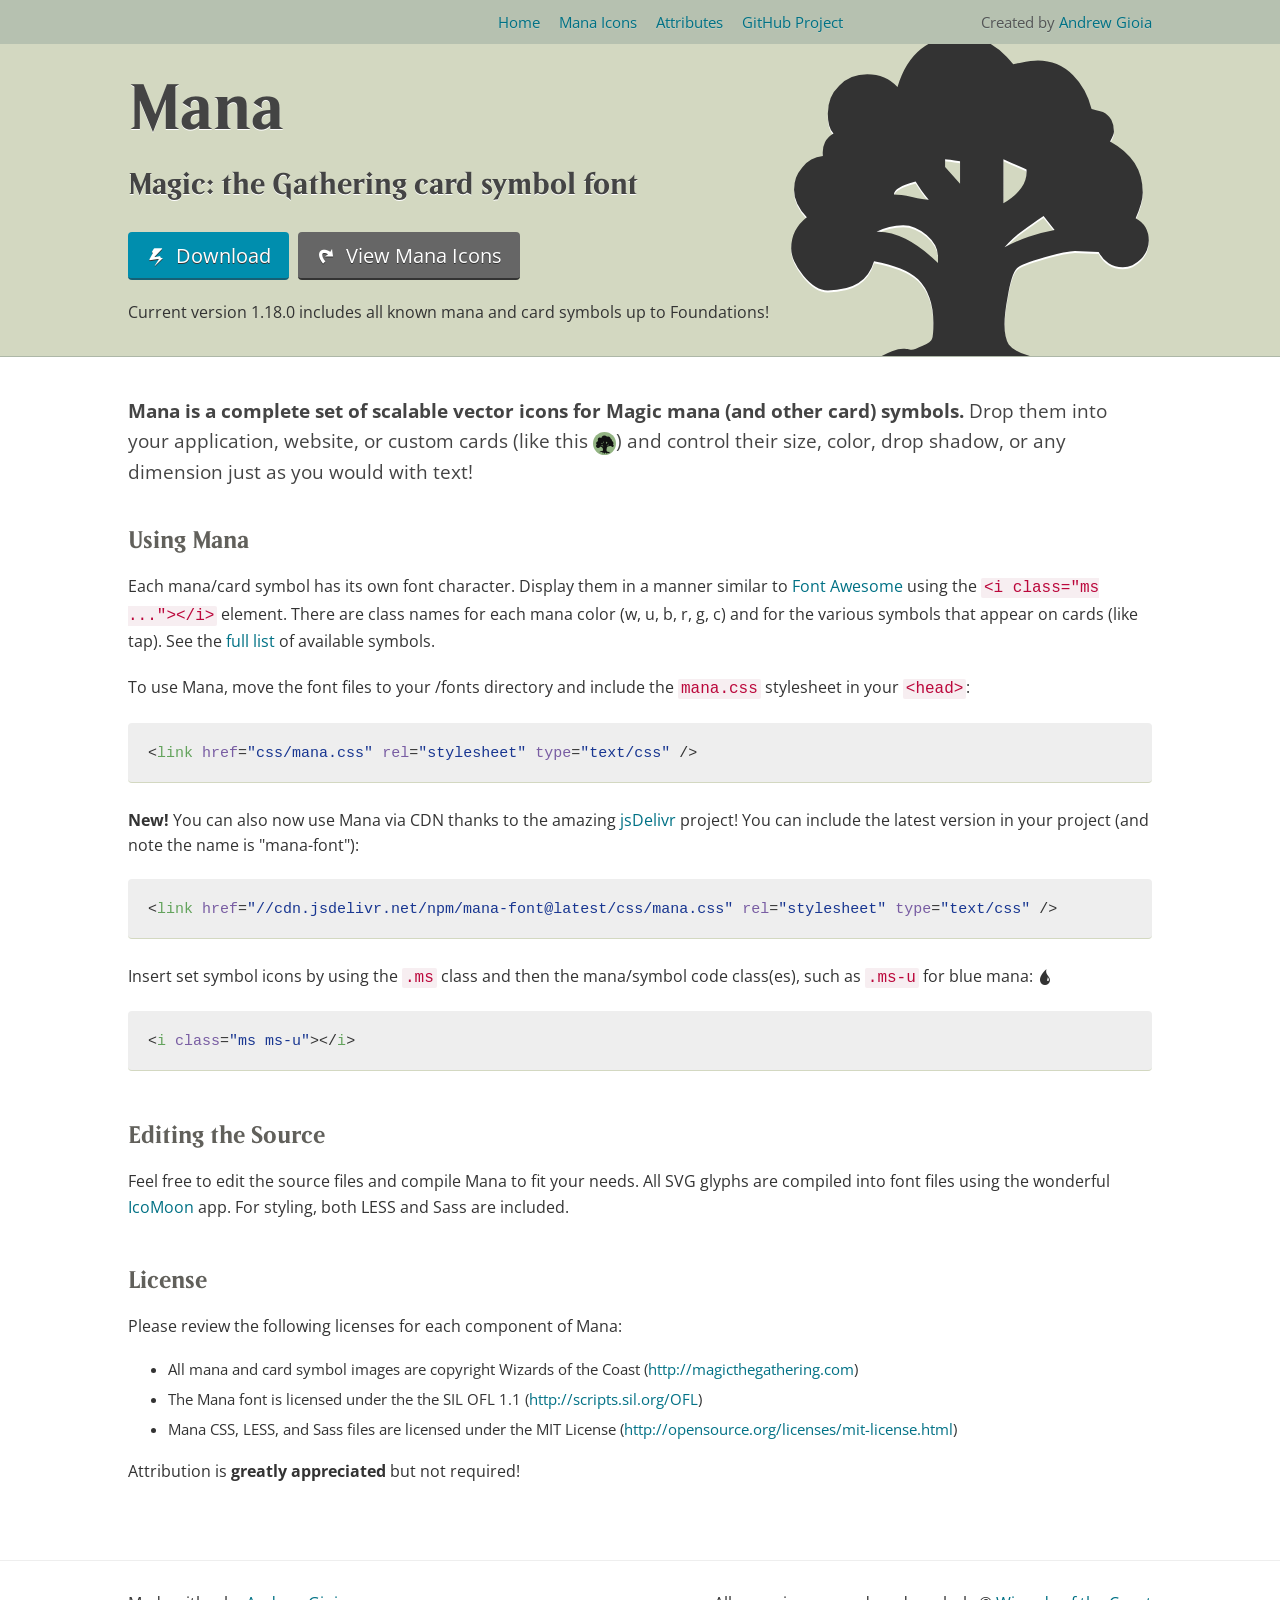
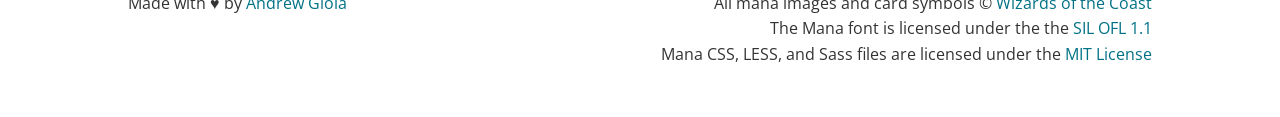
<file: mana-master/docs/index.html>
<!doctype html>
<html>
<head>
    <meta charset="utf-8" />
    <meta http-equiv="X-UA-Compatible" content="chrome=1" />
    <title>Mana | Andrew Gioia</title>
    <link rel="stylesheet" href="assets/mana.min.css" />
    <link rel="stylesheet" href="assets/docs.css" />
    <meta name="viewport" content="width=device-width, initial-scale=1, user-scalable=no" />
</head>
<body>

    <section id="banner">
        <div class="wrapper">
            <a href="index.html" class="item">Home</a>
            <a href="icons.html" class="item">Mana Icons</a>
            <a href="attributes.html" class="item">Attributes</a>
            <a href="https://github.com/andrewgioia/Mana" class="item">GitHub Project</a>
            <span class="item">
                <iframe src="https://ghbtns.com/github-btn.html?user=andrewgioia&repo=mana&type=star&count=true" frameborder="0" scrolling="0" width="100px" height="20px" style="margin-bottom: -4px;"></iframe>
            </span>
            <span class="item">
                Created by
                <a href="http://andrewgioia.com">Andrew Gioia</a>
            </span>
        </div>
    </section>

    <header class="main">
        <div class="wrapper">
            <div class="bigicon">
                <i class="ms ms-g"></i>
            </div>
            <h1>Mana</h1>
            <h2>Magic: the Gathering card symbol font</h2>
            <div class="actions">
                <a class="dl button" href="https://github.com/andrewgioia/mana/archive/master.zip">
                    <i class="ms ms-instant"></i>
                    Download
                </a>
                <a class="vs button" href="icons.html">
                    <i class="ms ms-tap"></i>
                    View Mana Icons
                </a>
            </div>
            <p>
                Current version 1.18.0 includes all known mana and card symbols up to Foundations!
            </p>
        </div>
    </header>

    <main>
        <div class="wrapper">
            <section>
                <h3><strong>Mana is a complete set of scalable vector icons for Magic mana (and other card) symbols.</strong> Drop them into your application, website, or custom cards (like this <i class="ms ms-cost ms-g"></i>) and control their size, color, drop shadow, or any dimension just as you would with text!</h3>
            </section>
            <section class="content">
                <h4>Using Mana</h4>
                <p>Each mana/card symbol has its own font character. Display them in a manner similar to <a href="https://fontawesome.io">Font Awesome</a> using the <code>&lt;i class="ms ..."&gt;&lt;/i&gt;</code> element. There are class names for each mana color (w, u, b, r, g, c) and for the various symbols that appear on cards (like tap). See the <a href="icons.html">full list</a> of available symbols.</p>
                <p>To use Mana, move the font files to your /fonts directory and include the <code>mana.css</code> stylesheet in your <code>&lt;head&gt;</code>:</p>
                <blockquote>
                    &lt;<span class="e">link</span> <span class="a">href</span>=<span class="v">"css/mana.css"</span> <span class="a">rel</span>=<span class="v">"stylesheet"</span> <span class="a">type</span>=<span class="v">"text/css"</span> /&gt;
                </blockquote>
                <p><strong>New!</strong> You can also now use Mana via CDN thanks to the amazing <a href="https://jsdelivr.com">jsDelivr</a> project! You can include the latest version in your project (and note the name is "mana-font"):</p>
                <blockquote>
                    &lt;<span class="e">link</span> <span class="a">href</span>=<span class="v">"//cdn.jsdelivr.net/npm/mana-font@latest/css/mana.css"</span> <span class="a">rel</span>=<span class="v">"stylesheet"</span> <span class="a">type</span>=<span class="v">"text/css"</span> /&gt;
                </blockquote>
                <p>Insert set symbol icons by using the <code>.ms</code> class and then the mana/symbol code class(es), such as <code>.ms-u</code> for blue mana: <i class="ms ms-u"></i></p>
                <blockquote>
                    &lt;<span class="e">i</span> <span class="a">class</span>=<span class="v">"ms ms-u"</span>&gt;&lt;/<span class="e">i</span>&gt;
                </blockquote>
            </section>
            <section class="content">
                <h4>Editing the Source</h4>
                <p>Feel free to edit the source files and compile Mana to fit your needs. All SVG glyphs are compiled into font files using the wonderful <a href="https://icomoon.io">IcoMoon</a> app. For styling, both LESS and Sass are included.</p>
            </section>
            <section class="content">
                <h4>License</h4>
                <p>Please review the following licenses for each component of Mana:</p>
                <ul>
                    <li>All mana and card symbol images are copyright Wizards of the Coast (<a href="https://magicthegathering.com">http://magicthegathering.com</a>)</li>
                    <li>The Mana font is licensed under the the SIL OFL 1.1 (<a href="https://scripts.sil.org/OFL">http://scripts.sil.org/OFL</a>)</li>
                    <li>Mana CSS, LESS, and Sass files are licensed under the MIT License (<a href="https://opensource.org/licenses/mit-license.html">http://opensource.org/licenses/mit-license.html</a>)</li>
                </ul>
                <p>Attribution is <strong>greatly appreciated</strong> but not required!</p>
            </section>
        </div>
    </main>

    <footer>
        <div class="wrapper">
            <div class="float-left">
                <p>Made with &hearts; by <a href="https://andrewgioia.com">Andrew Gioia</a></p>
            </div>
            <div class="float-right" style="text-align: right;">
                <p>
                    All mana images and card symbols &copy; <a href="https://magicthegathering.com">Wizards of the Coast</a><br />
                    The Mana font is licensed under the the <a href="https://scripts.sil.org/OFL">SIL OFL 1.1</a><br />
                    Mana CSS, LESS, and Sass files are licensed under the <a href="https://opensource.org/licenses/mit-license.html">MIT License</a><br />
                </p>
            </div>
            <div class="clear"></div>
        </div>
    </footer>

</body>
</html>
</file>
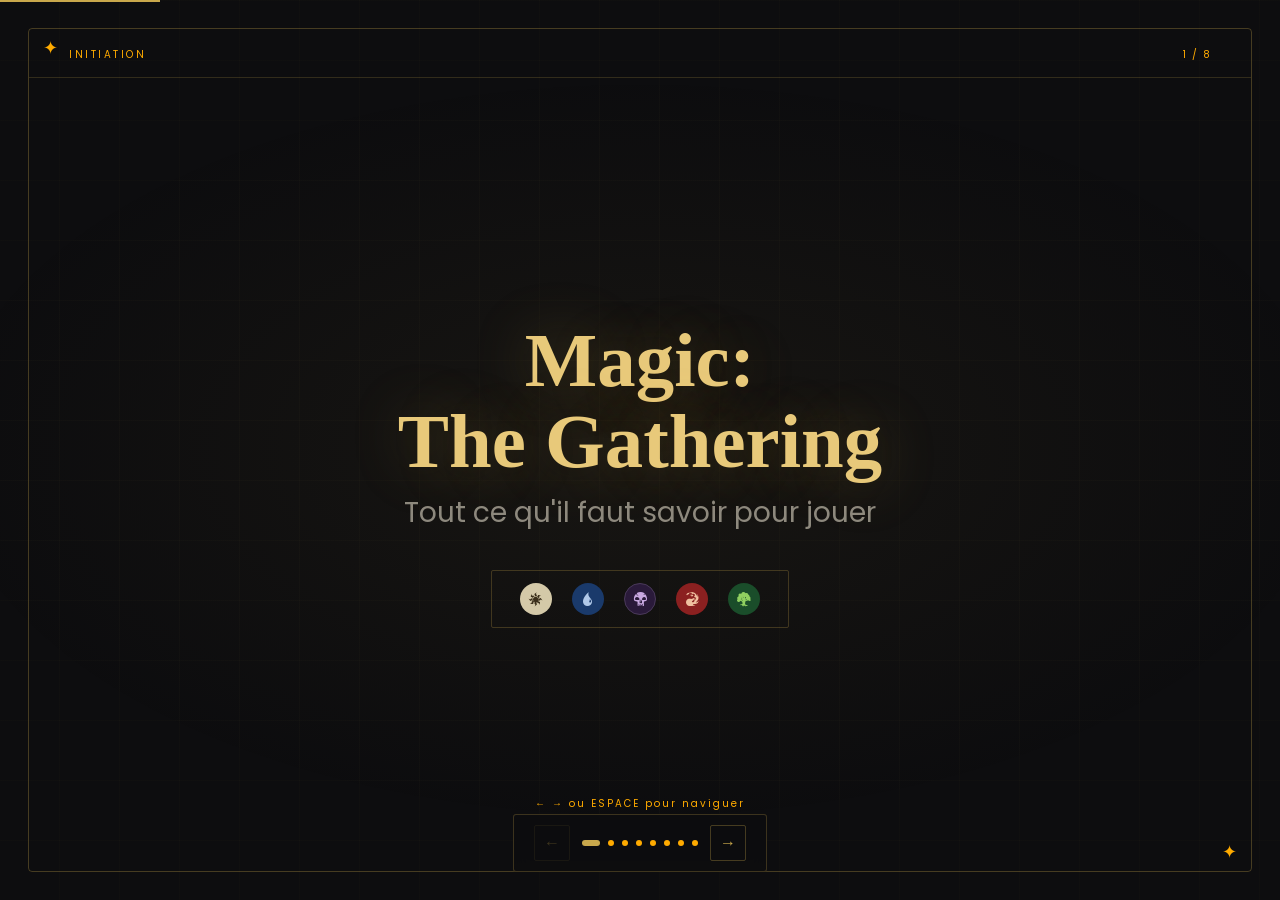
<file: magic_intro.html>
<!DOCTYPE html>
<html lang="fr">
<head>
  <meta charset="UTF-8">
  <meta name="viewport" content="width=device-width, initial-scale=1.0">
  <title>Magic: The Gathering — Initiation</title>
  <link rel="stylesheet" href="style.css">
  <link rel="preconnect" href="https://fonts.googleapis.com">
  <link rel="preconnect" href="https://fonts.gstatic.com" crossorigin>
  <link href="https://fonts.googleapis.com/css2?family=Poppins:ital,wght@0,100;0,200;0,300;0,400;0,500;0,600;0,700;0,800;0,900;1,100;1,200;1,300;1,400;1,500;1,600;1,700;1,800;1,900&display=swap" rel="stylesheet">
  <link href="mana-master/css/mana.css" rel="stylesheet" type="text/css" />
</head>
<body>

<div class="progress" id="progress"></div>
<div class="kb-hint" id="kbhint">← → ou ESPACE pour naviguer</div>

<div class="deck" id="deck">

  <!-- SLIDE 0: TITRE -->
  <div class="slide active slide-home" data-n="0">
    <div class="slide-inner">
      <div class="slide-header">
        <span class="eyebrow">Initiation</span>
        <span class="slide-counter">1 / 8</span>
      </div>
      <div class="slide-content" style="justify-content:center; align-items:center;">
        <div class="title-block">
          <h1>Magic:<br>The Gathering</h1>
          <div class="subtitle">Tout ce qu'il faut savoir pour jouer</div>
          <div class="title-badge">
            <div class="mana-pip pip-w"><i class="ms ms-w"></i></div>
            <div class="mana-pip pip-u"><i class="ms ms-u"></i></div>
            <div class="mana-pip pip-b"><i class="ms ms-b"></i></div>
            <div class="mana-pip pip-r"><i class="ms ms-r"></i></div>
            <div class="mana-pip pip-g"><i class="ms ms-g"></i></div>
          </div>
        </div>
      </div>
    </div>
  </div>

  <!-- SLIDE 1: CONCEPT -->
  <div class="slide" data-n="1">
    <div class="slide-inner">
      <div class="slide-header">
        <span class="eyebrow">Le concept</span>
        <span class="slide-counter">2 / 8</span>
      </div>
      <div class="slide-content">
        <div class="section-title">Deux mages s'affrontent</div>
        <div class="section-rule"></div>
        <div class="section-lead">Chaque joueur commence avec <strong style="color:var(--gold-light)">20 points de vie</strong> et un deck de <strong style="color:var(--gold-light)">60 cartes</strong>. Le premier à tomber à 0 PV perd.
        <br>
        Pour un format initiation, nous comptons généralement 20 ou 30 cartes.</div>
        <div class="card-grid">
          <div class="mcard">
            <span class="mcard-icon">🌲</span>
            <div class="mcard-type">Permanent</div>
            <div class="mcard-name">Terrain</div>
            <div class="mcard-desc">Produit du mana — l'énergie pour lancer des sorts</div>
          </div>
          <div class="mcard">
            <span class="mcard-icon">🐉</span>
            <div class="mcard-type">Permanent</div>
            <div class="mcard-name">Créature</div>
            <div class="mcard-desc">Attaque l'adversaire et bloque ses attaques</div>
          </div>
          <div class="mcard">
            <span class="mcard-icon">⚡</span>
            <div class="mcard-type">Sort</div>
            <div class="mcard-name">Éphémère</div>
            <div class="mcard-desc">Joué à tout moment, même pendant le tour adverse</div>
          </div>
          <div class="mcard">
            <span class="mcard-icon">📜</span>
            <div class="mcard-type">Sort</div>
            <div class="mcard-name">Rituel</div>
            <div class="mcard-desc">Joué uniquement pendant votre propre tour</div>
          </div>
          <div class="mcard">
            <span class="mcard-icon">✨</span>
            <div class="mcard-type">Permanent</div>
            <div class="mcard-name">Enchantement</div>
            <div class="mcard-desc">Reste en jeu et produit un effet continu</div>
          </div>
        </div>
      </div>
    </div>
  </div>

  <!-- SLIDE 2: LE MANA -->
  <div class="slide" data-n="2">
    <div class="slide-inner">
      <div class="slide-header">
        <span class="eyebrow">La ressource fondamentale</span>
        <span class="slide-counter">3 / 8</span>
      </div>
      <div class="slide-content">
        <div class="section-title">Le Mana</div>
        <div class="section-rule"></div>
        <div class="section-lead">Le mana est l'énergie qui permet de lancer des sorts. Il vient des terrains.</div>
        <div class="mana-flow">
          <div class="mana-step">
            <div class="big">🌲</div>
            <div class="label">Poser un terrain<br><em style="font-size:12px;color:var(--gold-dim)">1 par tour maximum</em></div>
          </div>
          <div class="mana-arrow">→</div>
          <div class="mana-step">
            <div class="big">↪</div>
            <div class="label">L'engager<br><em style="font-size:12px;color:var(--gold-dim)">incliner la carte</em></div>
          </div>
          <div class="mana-arrow">→</div>
          <div class="mana-step">
            <div class="big" style="font-family:'Cinzel',serif;font-size:28px;color:var(--gold);"><i class="ms ms-1"></i></div>
            <div class="label">Obtenir 1 mana<br><em style="font-size:12px;color:var(--gold-dim)">dépensé sur un sort</em></div>
          </div>
          <div class="mana-arrow">→</div>
          <div class="mana-step">
            <div class="big">🐉</div>
            <div class="label">Lancer un sort<br><em style="font-size:12px;color:var(--gold-dim)">en payant son coût</em></div>
          </div>
        </div>
        <div class="tip-list" style="margin-top:8px;">
          <div class="tip">
            <span class="tip-icon">💡</span>
            <div class="tip-text">Le coût est en <strong>haut à droite</strong> de la carte. Ex: <strong><i class="ms ms-2"></i> <i class="ms ms-u"></i></strong> = 2 manas quelconques + 1 mana vert. Le chiffre dans un cercle gris = mana de n'importe quelle couleur.
            <div class="tip-cards">
              <img src="img/card_Mirrorhall-Mimic.jpg" alt="Carte Magic avec coût de mana" style="margin-top:8px; max-height:250px; height:auto;">
              <img src="img/card_Cloud.png" alt="Carte Magic avec coût de mana" style="margin-top:8px; max-height:250px; height:auto;">
              <img src="img/card_Mutinerie-de-masse.jpg" alt="Carte Magic avec coût de mana" style="margin-top:8px; max-height:250px; height:auto;"> 
            </div>
          </div>
            
          </div>
          <div class="tip">
            <span class="tip-icon">⚠️</span>
            <div class="tip-text">Un terrain engagé ne se redresse qu'au <strong>début de votre prochain tour</strong>. Planifiez vos dépenses !</div>
          </div>
        </div>
      </div>
    </div>
  </div>

  <!-- SLIDE 3: ZONES DE JEU -->
  <div class="slide" data-n="3">
    <div class="slide-inner">
      <div class="slide-header">
        <span class="eyebrow">Le plateau</span>
        <span class="slide-counter">4 / 8</span>
      </div>
      <div class="slide-content">
        <div class="section-title">Les zones de jeu</div>
        <div class="section-rule"></div>
        <div class="section-lead">Chaque joueur possède les mêmes zones.</div>
        <div class="zones">
          <div class="zone-card">
            <span class="zone-icon">⚔️</span>
            <div>
              <div class="zone-name">Champ de bataille</div>
              <div class="zone-desc">Les permanents en jeu : terrains, créatures, enchantements.</div>
            </div>
          </div>
          <div class="zone-card">
            <span class="zone-icon">🔥</span>
            <div>
              <div class="zone-name">Cimetière</div>
              <div class="zone-desc">Cartes utilisées, détruites ou défaussées. Face visible.</div>
            </div>
          </div>
          <div class="zone-card">
            <span class="zone-icon">🤲</span>
            <div>
              <div class="zone-name">Main</div>
              <div class="zone-desc">Les cartes que vous tenez. 7 cartes au départ. Max 7 en fin de tour.</div>
            </div>
          </div>
          <div class="zone-card">
            <span class="zone-icon">📚</span>
            <div>
              <div class="zone-name">Bibliothèque</div>
              <div class="zone-desc">Votre deck, face cachée. On pioche une carte au début de chaque tour.</div>
            </div>
          </div>
        </div>
      </div>
    </div>
  </div>

  <!-- SLIDE 4: TOUR DE JEU -->
  <div class="slide" data-n="4">
    <div class="slide-inner">
      <div class="slide-header">
        <span class="eyebrow">Structure d'un tour</span>
        <span class="slide-counter">5 / 8</span>
      </div>
      <div class="slide-content">
        <div class="section-title">Déroulement d'un tour</div>
        <div class="section-rule"></div>
        <div class="steps">
          <div class="step">
            <span class="step-num">01</span>
            <span class="step-text"><strong>Dégagement</strong> — Redressez <em>toutes</em> vos cartes engagées. Votre mana est reconstitué.</span>
          </div>
          <div class="step">
            <span class="step-num">02</span>
            <span class="step-text"><strong>Phase d'entretien</strong> — Sert à déclencher des capacités spécifiques de certaines cartes.</span>
          </div>
          <div class="step">
            <span class="step-num">03</span>
            <span class="step-text"><strong>Pioche</strong> — Prenez 1 carte sur le dessus de votre bibliothèque.</span>
          </div>
          <div class="step">
            <span class="step-num">04</span>
            <span class="step-text"><strong>Phase d'actions</strong> — Posez jusqu'à 1 terrain. Lancez autant de sorts que vous pouvez payer.</span>
          </div>
          <div class="step">
            <span class="step-num">05</span>
            <span class="step-text"><strong>Combat</strong> — Déclarez vos attaquants → l'adversaire choisit ses bloqueurs → les dégâts sont résolus.</span>
          </div>
          <div class="step">
            <span class="step-num">06</span>
            <span class="step-text"><strong>2ème phase d'actions</strong> — Lancez encore des sorts si besoin (avant d'avoir vu le résultat du combat).</span>
          </div>
          <div class="step">
            <span class="step-num">06</span>
            <span class="step-text"><strong>Fin de tour</strong> — Si vous avez plus de <strong>7 cartes en main</strong>, défaussez jusqu'à 7.</span>
          </div>
        </div>
      </div>
    </div>
  </div>

  <!-- SLIDE 5: LE COMBAT -->
  <div class="slide" data-n="5">
    <div class="slide-inner">
      <div class="slide-header">
        <span class="eyebrow">Résolution des attaques</span>
        <span class="slide-counter">6 / 8</span>
      </div>
      <div class="slide-content">
        <div class="section-title">Le Combat</div>
        <div class="section-rule"></div>
        <div class="combat-row">
          <div class="combat-card">
            <span class="role">Attaquant</span>
            <div class="creature-name">Gobelin Frénétique</div>
            <div class="stats">3 / 1</div>
            <div style="font-size:12px;color:var(--parchment-dim);margin-top:4px;">Inflige 3 dégâts, mais n'a qu'1 PV</div>
          </div>
          <div class="vs">⚔</div>
          <div class="combat-card">
            <span class="role">Bloqueur</span>
            <div class="creature-name">Ours Sylvestre</div>
            <div class="stats">2 / 2</div>
            <div style="font-size:12px;color:var(--parchment-dim);margin-top:4px;">Inflige 2 dégâts, a 2 PV</div>
          </div>
        </div>
        <div class="combat-result">
          <p>→ Le Gobelin reçoit <strong>2 dégâts</strong> (mortels pour 1 PV) : il est détruit.</p>
          <p>→ L'Ours reçoit <strong>3 dégâts</strong> (mortels pour 2 PV) : il est aussi détruit.</p>
          <p style="color:var(--gold-dim);">→ <em>Si personne ne bloque : les 3 dégâts du Gobelin vont directement sur les PV adverses.</em></p>
        </div>
        <div class="tip-list" style="margin-top:16px;">
          <div class="tip">
            <span class="tip-icon">⚠️</span>
            <div class="tip-text">Les créatures jouées ce tour ont le <strong>mal des transports</strong> — elles ne peuvent pas attaquer avant le tour suivant.</div>
          </div>
        </div>
      </div>
    </div>
  </div>

  <!-- SLIDE 6: RÈGLES CLÉS -->
  <div class="slide" data-n="6">
    <div class="slide-inner">
      <div class="slide-header">
        <span class="eyebrow">À ne pas oublier</span>
        <span class="slide-counter">7 / 8</span>
      </div>
      <div class="slide-content">
        <div class="section-title">Les 5 règles d'or</div>
        <div class="section-rule"></div>
        <div class="tip-list">
          <div class="tip">
            <span class="tip-icon">🌲</span>
            <div class="tip-text"><strong>1 terrain par tour maximum</strong> — c'est votre ressource la plus précieuse. Ne la gaspillez pas.</div>
          </div>
          <div class="tip">
            <span class="tip-icon">⏳</span>
            <div class="tip-text"><strong>Mal des transports</strong> — une créature posée ce tour ne peut attaquer qu'au tour suivant (sauf mention "Célérité").</div>
          </div>
          <div class="tip">
            <span class="tip-icon">📖</span>
            <div class="tip-text"><strong>Bibliothèque vide</strong> — si vous devez piocher et qu'il n'y a plus de carte, vous perdez immédiatement.</div>
          </div>
          <div class="tip">
            <span class="tip-icon">🛡️</span>
            <div class="tip-text"><strong>Bloquer est optionnel</strong> — vous pouvez laisser passer les attaques pour protéger vos créatures.</div>
          </div>
          <div class="tip">
            <span class="tip-icon">📏</span>
            <div class="tip-text"><strong>Les dégâts se résolvent simultanément</strong> — l'attaquant et le bloqueur peuvent se tuer mutuellement.</div>
          </div>
        </div>
      </div>
    </div>
  </div>

  <!-- SLIDE 7: ON JOUE -->
  <div class="slide" data-n="7">
    <div class="slide-inner">
      <div class="slide-header">
        <span class="eyebrow">Place au jeu</span>
        <span class="slide-counter">8 / 8</span>
      </div>
      <div class="slide-content" style="justify-content:center;align-items:center;">
        <div class="final-content">
          <div class="color-pips">
            <div class="mana-pip pip-w"><i class="ms ms-w"></i></div>
            <div class="mana-pip pip-u"><i class="ms ms-u"></i></div>
            <div class="mana-pip pip-b"><i class="ms ms-b"></i></div>
            <div class="mana-pip pip-r"><i class="ms ms-r"></i></div>
            <div class="mana-pip pip-g"><i class="ms ms-g"></i></div>
          </div>
          <h2>À vos decks !</h2>
          <p>Chacun choisit un deck mono-couleur de 40 cartes.<br>On joue à voix haute pour les premières parties.</p>
          <div style="display:flex; gap:20px; justify-content:center; flex-wrap:wrap;">
            <div class="mcard" style="min-width:140px; text-align:left;">
              <span class="mcard-icon">🎯</span>
              <div class="mcard-name">Objectif</div>
              <div class="mcard-desc">Réduire les PV adverses à 0</div>
            </div>
            <div class="mcard" style="min-width:140px; text-align:left;">
              <span class="mcard-icon">🃏</span>
              <div class="mcard-name">Deck</div>
              <div class="mcard-desc">40 cartes, 1 couleur, 7 cartes en main</div>
            </div>
            <div class="mcard" style="min-width:140px; text-align:left;">
              <span class="mcard-icon">❤️</span>
              <div class="mcard-name">Points de vie</div>
              <div class="mcard-desc">20 PV chacun au départ</div>
            </div>
          </div>
        </div>
      </div>
    </div>
  </div>

</div>

<!-- NAV -->
<nav>
  <button id="btn-prev" disabled aria-label="Précédent">←</button>
  <div class="nav-dots" id="dots"></div>
  <button id="btn-next" aria-label="Suivant">→</button>
</nav>

<script>
  const slides = document.querySelectorAll('.slide');
  const dots = document.getElementById('dots');
  const btnPrev = document.getElementById('btn-prev');
  const btnNext = document.getElementById('btn-next');
  const progress = document.getElementById('progress');
  const kbhint = document.getElementById('kbhint');
  const N = slides.length;
  let current = 0;

  slides.forEach((_, i) => {
    const d = document.createElement('button');
    d.className = 'dot' + (i === 0 ? ' active' : '');
    d.setAttribute('aria-label', 'Slide ' + (i+1));
    d.onclick = () => goTo(i);
    dots.appendChild(d);
  });

  function goTo(n) {
    if (n < 0 || n >= N) return;
    const prev = slides[current];
    prev.classList.remove('active');
    prev.classList.add('exit');
    setTimeout(() => prev.classList.remove('exit'), 600);
    current = n;
    slides[current].classList.add('active');
    document.querySelectorAll('.dot').forEach((d, i) => d.classList.toggle('active', i === current));
    btnPrev.disabled = current === 0;
    btnNext.disabled = current === N - 1;
    progress.style.width = ((current + 1) / N * 100) + '%';
  }

  btnNext.onclick = () => goTo(current + 1);
  btnPrev.onclick = () => goTo(current - 1);

  document.addEventListener('keydown', e => {
    if (e.key === 'ArrowRight' || e.key === ' ') { e.preventDefault(); goTo(current + 1); }
    if (e.key === 'ArrowLeft') goTo(current - 1);
  });

  progress.style.width = (1 / N * 100) + '%';

</script>
</body>
</html>
</file>
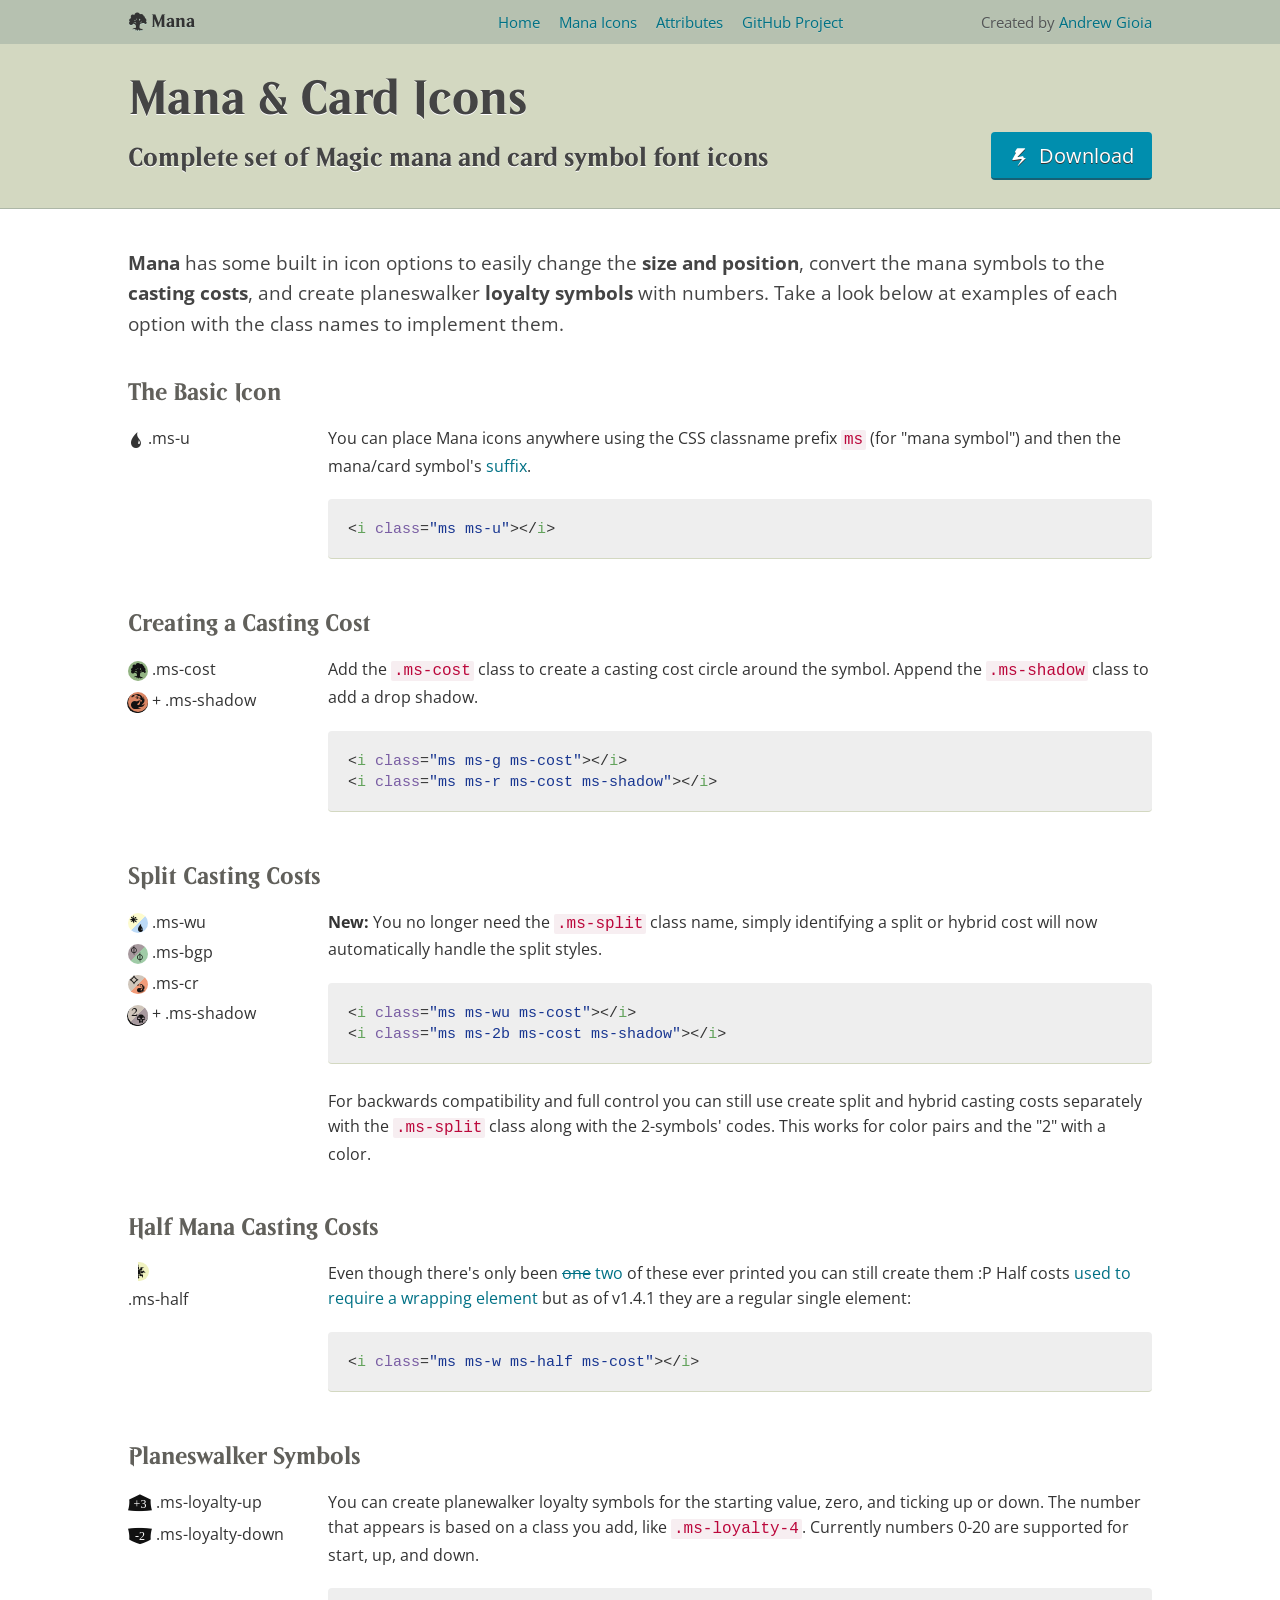
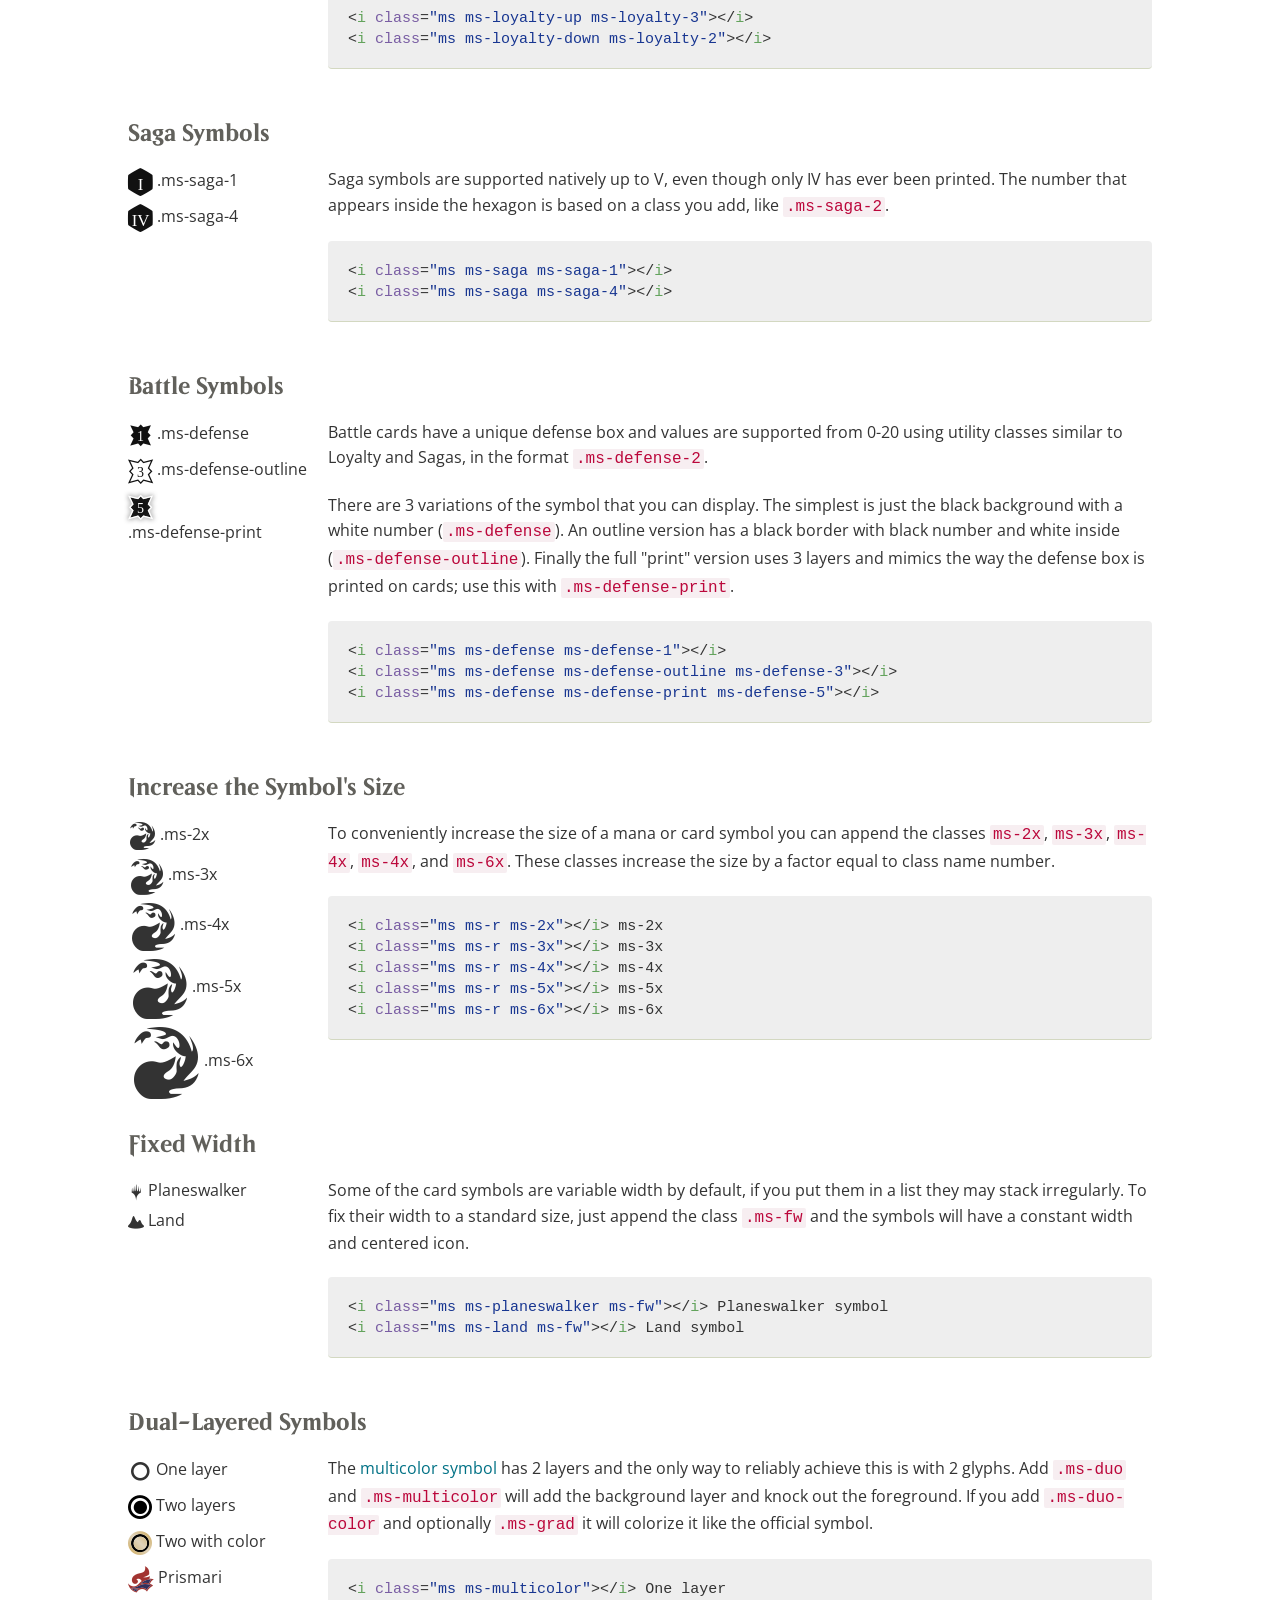
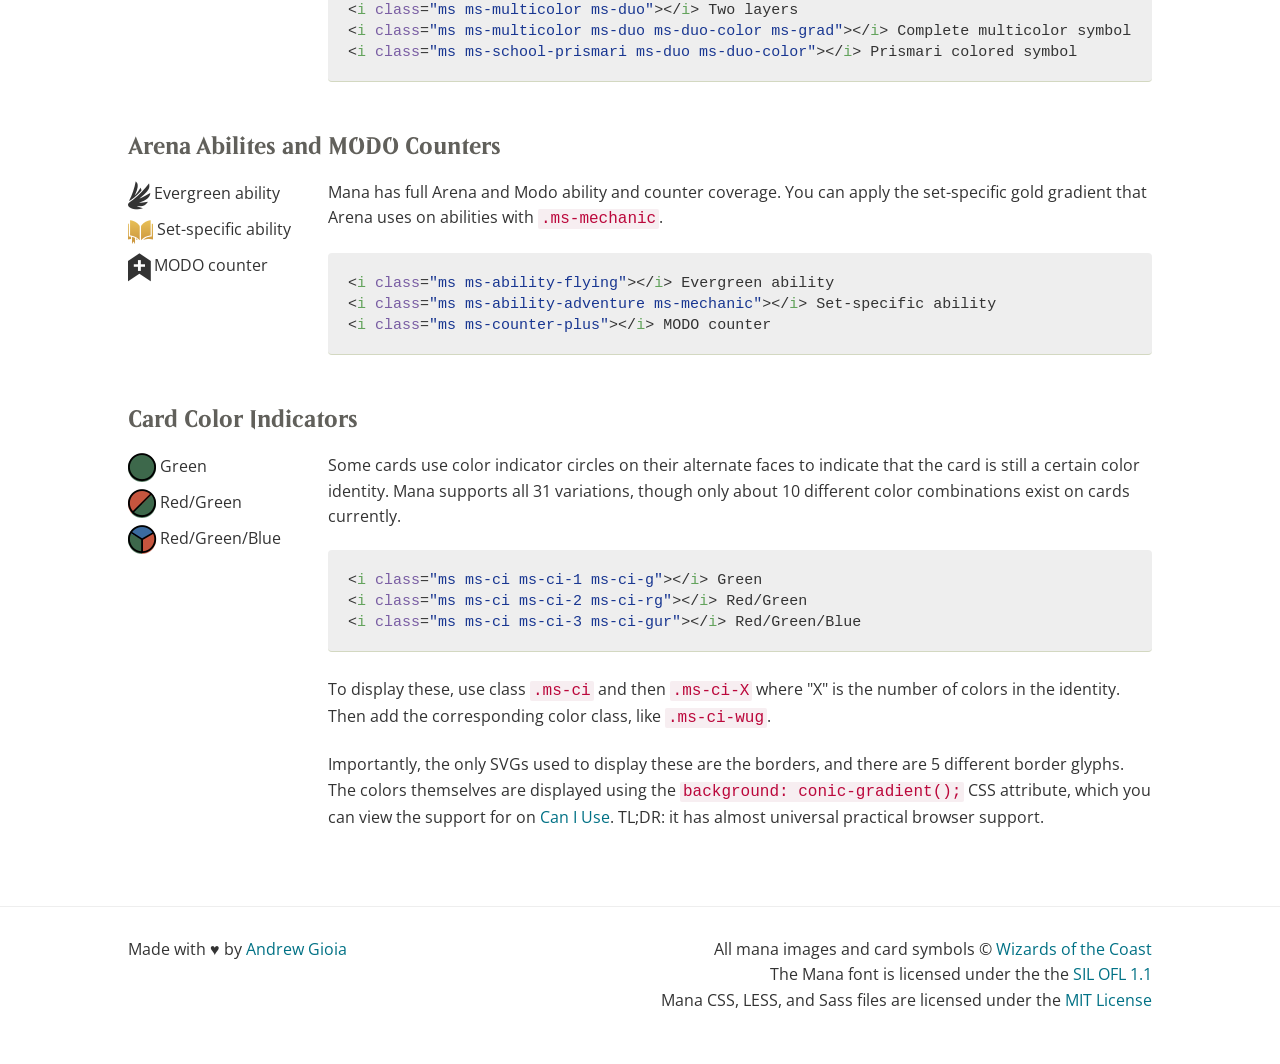
<file: mana-master/docs/attributes.html>
<head>
    <meta charset="utf-8" />
    <meta http-equiv="X-UA-Compatible" content="chrome=1" />
    <title>Attributes and Examples | Mana</title>
    <link rel="stylesheet" href="assets/mana.min.css" />
    <link rel="stylesheet" href="assets/docs.css" />
    <meta name="viewport" content="width=device-width, initial-scale=1, user-scalable=no" />
</head>
<body>

    <section id="banner">
        <div class="wrapper">
            <a href="index.html" class="logo"><i class="ms ms-g" style="top:-2px;position:relative;"></i> Mana</a>
            <a href="index.html" class="item">Home</a>
            <a href="icons.html" class="item">Mana Icons</a>
            <a href="attributes.html" class="item">Attributes</a>
            <a href="https://github.com/andrewgioia/mana" class="item">GitHub Project</a>
            <span class="item">
                <iframe src="https://ghbtns.com/github-btn.html?user=andrewgioia&repo=mana&type=star&count=true" frameborder="0" scrolling="0" width="100px" height="20px" style="margin-bottom: -4px;"></iframe>
            </span>
            <span class="item">
                Created by
                <a href="https://andrewgioia.com">Andrew Gioia</a>
            </span>
        </div>
    </section>

    <header>
        <div class="wrapper">
            <h1 class="sub">Mana &amp; Card Icons</h1>
            <a class="dl button float-right" href="https://github.com/andrewgioia/mana/archive/master.zip">
                <i class="ms ms-instant"></i>
                Download
            </a>
            <h2 class="sub">Complete set of Magic mana and card symbol font icons</h2>
        </div>
    </header>

    <main>
        <div class="wrapper">
            <section>
                <h3><strong>Mana</strong> has some built in icon options to easily change the <strong>size and position</strong>, convert the mana symbols to the <strong>casting costs</strong>, and create planeswalker <strong>loyalty symbols</strong> with numbers. Take a look below at examples of each option with the class names to implement them.</h3>
            </section>
            <section class="content">
                <h4>The Basic Icon</h4>
                <div class="example float-left">
                    <span class="each">
                        <i class="ms ms-u"></i> .ms-u
                    </span>
                </div>
                <div class="explanation">
                    <p>You can place Mana icons anywhere using the CSS classname prefix <code>ms</code> (for "mana symbol") and then the mana/card symbol's <a href="icons.html">suffix</a>.</p>
                    <blockquote>
                        &lt;<span class="e">i</span> <span class="a">class</span>=<span class="v">"ms ms-u"</span>&gt;&lt;/<span class="e">i</span>&gt; <br />
                    </blockquote>
                </div>
                <div class="clear"></div>
            </section>
            <section class="content">
                <h4>Creating a Casting Cost</h4>
                <div class="example float-left">
                    <span class="each">
                        <i class="ms ms-g ms-cost"></i> .ms-cost
                    </span>
                    <span class="each">
                        <i class="ms ms-r ms-cost ms-shadow"></i> + .ms-shadow
                    </span>
                </div>
                <div class="explanation">
                    <p>Add the <code>.ms-cost</code> class to create a casting cost circle around the symbol. Append the <code>.ms-shadow</code> class to add a drop shadow.</p>
                    <blockquote>
                        &lt;<span class="e">i</span> <span class="a">class</span>=<span class="v">"ms ms-g ms-cost"</span>&gt;&lt;/<span class="e">i</span>&gt; <br />
                        &lt;<span class="e">i</span> <span class="a">class</span>=<span class="v">"ms ms-r ms-cost ms-shadow"</span>&gt;&lt;/<span class="e">i</span>&gt;
                    </blockquote>
                </div>
                <div class="clear"></div>
            </section>
            <section class="content">
                <h4>Split Casting Costs</h4>
                <div class="example float-left">
                    <span class="each">
                        <i class="ms ms-wu ms-split ms-cost"></i> .ms-wu
                    </span>
                    <span class="each">
                        <i class="ms ms-bgp ms-split ms-cost"></i> .ms-bgp
                    </span>
                    <span class="each">
                        <i class="ms ms-cr ms-split ms-cost"></i> .ms-cr
                    </span>
                    <span class="each">
                        <i class="ms ms-2b ms-split ms-cost ms-shadow"></i> + .ms-shadow
                    </span>
                </div>
                <div class="explanation">
                    <p><strong>New:</strong> You no longer need the <code>.ms-split</code> class name, simply identifying a split or hybrid cost will now automatically handle the split styles.</p>
                    <blockquote>
                        &lt;<span class="e">i</span> <span class="a">class</span>=<span class="v">"ms ms-wu ms-cost"</span>&gt;&lt;/<span class="e">i</span>&gt;<br />
                        &lt;<span class="e">i</span> <span class="a">class</span>=<span class="v">"ms ms-2b ms-cost ms-shadow"</span>&gt;&lt;/<span class="e">i</span>&gt;
                    </blockquote>
                    <p>For backwards compatibility and full control you can still use create split and hybrid casting costs separately with the <code>.ms-split</code> class along with the 2-symbols' codes. This works for color pairs and the "2" with a color.</p>
                </div>
                <div class="clear"></div>
            </section>
            <section class="content">
                <h4>Half Mana Casting Costs</h4>
                <div class="example float-left">
                    <span class="each">
                        <i class="ms ms-w ms-half ms-cost"></i></span> .ms-half
                    </span>
                </div>
                <div class="explanation">
                    <p>Even though there's only been <a href="http://magiccards.info/uh/en/16.html"><strike>one</strike></a> <a href="https://scryfall.com/card/unh/82/monss-goblin-waiters">two</a> of these ever printed you can still create them :P Half costs <a href="https://github.com/andrewgioia/Mana/issues/6">used to require a wrapping element</a> but as of v1.4.1 they are a regular single element:</p>
                    <blockquote>
                        &lt;<span class="e">i</span> <span class="a">class</span>=<span class="v">"ms ms-w ms-half ms-cost"</span>&gt;&lt;/<span class="e">i</span>&gt;<br />
                    </blockquote>
                </div>
                <div class="clear"></div>
            </section>
            <section class="content">
                <h4>Planeswalker Symbols</h4>
                <div class="example float-left">
                    <span class="each">
                        <i class="ms ms-loyalty-up ms-loyalty-3"></i> .ms-loyalty-up
                    </span>
                    <span class="each">
                        <i class="ms ms-loyalty-down ms-loyalty-2"></i> .ms-loyalty-down
                    </span>
                </div>
                <div class="explanation">
                    <p>You can create planewalker loyalty symbols for the starting value, zero, and ticking up or down. The number that appears is based on a class you add, like <code>.ms-loyalty-4</code>. Currently numbers 0-20 are supported for start, up, and down.</p>
                    <blockquote>
                        &lt;<span class="e">i</span> <span class="a">class</span>=<span class="v">"ms ms-loyalty-up ms-loyalty-3"</span>&gt;&lt;/<span class="e">i</span>&gt;<br />
                        &lt;<span class="e">i</span> <span class="a">class</span>=<span class="v">"ms ms-loyalty-down ms-loyalty-2"</span>&gt;&lt;/<span class="e">i</span>&gt;
                    </blockquote>
                </div>
                <div class="clear"></div>
            </section>
            <section class="content">
                <h4>Saga Symbols</h4>
                <div class="example float-left">
                    <span class="each">
                        <i class="ms ms-saga ms-saga-1 ms-2x"></i> .ms-saga-1
                    </span>
                    <span class="each">
                        <i class="ms ms-saga ms-saga-4 ms-2x"></i> .ms-saga-4
                    </span>
                </div>
                <div class="explanation">
                    <p>Saga symbols are supported natively up to V, even though only IV has ever been printed. The number that appears inside the hexagon is based on a class you add, like <code>.ms-saga-2</code>.</p>
                    <blockquote>
                        &lt;<span class="e">i</span> <span class="a">class</span>=<span class="v">"ms ms-saga ms-saga-1"</span>&gt;&lt;/<span class="e">i</span>&gt;<br />
                        &lt;<span class="e">i</span> <span class="a">class</span>=<span class="v">"ms ms-saga ms-saga-4"</span>&gt;&lt;/<span class="e">i</span>&gt;
                    </blockquote>
                </div>
                <div class="clear"></div>
            </section>
            <section class="content">
                <h4>Battle Symbols</h4>
                <div class="example float-left">
                    <span class="each">
                        <i class="ms ms-defense ms-defense-1 ms-2x"></i> .ms-defense
                    </span>
                    <span class="each">
                        <i class="ms ms-defense ms-defense-outline ms-defense-3 ms-2x"></i> .ms-defense-outline
                    </span>
                    <span class="each">
                        <i class="ms ms-defense ms-defense-print ms-defense-5 ms-2x"></i> .ms-defense-print
                    </span>
                </div>
                <div class="explanation">
                    <p>Battle cards have a unique defense box and values are supported from 0-20 using utility classes similar to Loyalty and Sagas, in the format <code>.ms-defense-2</code>.</p>
                    <p>There are 3 variations of the symbol that you can display. The simplest is just the black background with a white number (<code>.ms-defense</code>). An outline version has a black border with black number and white inside (<code>.ms-defense-outline</code>). Finally the full "print" version uses 3 layers and mimics the way the defense box is printed on cards; use this with <code>.ms-defense-print</code>.</p>
                    <blockquote>
                        &lt;<span class="e">i</span> <span class="a">class</span>=<span class="v">"ms ms-defense ms-defense-1"</span>&gt;&lt;/<span class="e">i</span>&gt;<br />
                        &lt;<span class="e">i</span> <span class="a">class</span>=<span class="v">"ms ms-defense ms-defense-outline ms-defense-3"</span>&gt;&lt;/<span class="e">i</span>&gt;<br />
                        &lt;<span class="e">i</span> <span class="a">class</span>=<span class="v">"ms ms-defense ms-defense-print ms-defense-5"</span>&gt;&lt;/<span class="e">i</span>&gt;
                    </blockquote>
                </div>
                <div class="clear"></div>
            </section>
            <section class="content">
                <h4>Increase the Symbol's Size</h4>
                <div class="example float-left">
                    <span class="each">
                        <i class="ms ms-r ms-2x"></i> .ms-2x
                    </span>
                    <span class="each">
                        <i class="ms ms-r ms-3x"></i> .ms-3x
                    </span>
                    <span class="each">
                        <i class="ms ms-r ms-4x"></i> .ms-4x
                    </span>
                    <span class="each">
                        <i class="ms ms-r ms-5x"></i> .ms-5x
                    </span>
                    <span class="each">
                        <i class="ms ms-r ms-6x"></i> .ms-6x
                    </span>
                </div>
                <div class="explanation">
                    <p>To conveniently increase the size of a mana or card symbol you can append the classes <code>ms-2x</code>, <code>ms-3x</code>, <code>ms-4x</code>, <code>ms-4x</code>, and <code>ms-6x</code>. These classes increase the size by a factor equal to class name number.</p>
                    <blockquote>
                        &lt;<span class="e">i</span> <span class="a">class</span>=<span class="v">"ms ms-r ms-2x"</span>&gt;&lt;/<span class="e">i</span>&gt; ms-2x<br />
                        &lt;<span class="e">i</span> <span class="a">class</span>=<span class="v">"ms ms-r ms-3x"</span>&gt;&lt;/<span class="e">i</span>&gt; ms-3x<br />
                        &lt;<span class="e">i</span> <span class="a">class</span>=<span class="v">"ms ms-r ms-4x"</span>&gt;&lt;/<span class="e">i</span>&gt; ms-4x<br />
                        &lt;<span class="e">i</span> <span class="a">class</span>=<span class="v">"ms ms-r ms-5x"</span>&gt;&lt;/<span class="e">i</span>&gt; ms-5x<br />
                        &lt;<span class="e">i</span> <span class="a">class</span>=<span class="v">"ms ms-r ms-6x"</span>&gt;&lt;/<span class="e">i</span>&gt; ms-6x
                    </blockquote>
                </div>
                <div class="clear"></div>
            </section>
            <section class="content">
                <h4>Fixed Width</h4>
                <div class="example float-left">
                    <span class="each"><i class="ms ms-planeswalker ms-fw"></i> Planeswalker</span>
                    <span class="each"><i class="ms ms-land ms-fw"></i> Land</span>
                </div>
                <div class="explanation">
                    <p>Some of the card symbols are variable width by default, if you put them in a list they may stack irregularly. To fix their width to a standard size, just append the class <code>.ms-fw</code> and the symbols will have a constant width and centered icon.</p>
                    <blockquote>
                        &lt;<span class="e">i</span> <span class="a">class</span>=<span class="v">"ms ms-planeswalker ms-fw"</span>&gt;&lt;/<span class="e">i</span>&gt; Planeswalker symbol<br />
                        &lt;<span class="e">i</span> <span class="a">class</span>=<span class="v">"ms ms-land ms-fw"</span>&gt;&lt;/<span class="e">i</span>&gt; Land symbol
                    </blockquote>
                </div>
                <div class="clear"></div>
            </section>
            <section class="content">
                <h4>Dual-Layered Symbols</h4>
                <div class="example float-left">
                    <span class="each"><i class="ms ms-2x ms-multicolor"></i> One layer</span>
                    <span class="each"><i class="ms ms-2x ms-multicolor ms-duo"></i> Two layers</span>
                    <span class="each"><i class="ms ms-2x ms-multicolor ms-duo ms-duo-color ms-grad"></i> Two with color</span>
                    <span class="each"><i class="ms ms-2x ms-school-prismari ms-duo ms-duo-color"></i> Prismari</span>
                </div>
                <div class="explanation">
                    <p>The <a href="https://mtg.gamepedia.com/Multicolored">multicolor symbol</a> has 2 layers and the only way to reliably achieve this is with 2 glyphs. Add <code>.ms-duo</code> and <code>.ms-multicolor</code> will add the background layer and knock out the foreground. If you add <code>.ms-duo-color</code> and optionally <code>.ms-grad</code> it will colorize it like the official symbol.</p>
                    <blockquote>
                        &lt;<span class="e">i</span> <span class="a">class</span>=<span class="v">"ms ms-multicolor"</span>&gt;&lt;/<span class="e">i</span>&gt; One layer<br />
                        &lt;<span class="e">i</span> <span class="a">class</span>=<span class="v">"ms ms-multicolor ms-duo"</span>&gt;&lt;/<span class="e">i</span>&gt; Two layers<br />
                        &lt;<span class="e">i</span> <span class="a">class</span>=<span class="v">"ms ms-multicolor ms-duo ms-duo-color ms-grad"</span>&gt;&lt;/<span class="e">i</span>&gt; Complete multicolor symbol
                        &lt;<span class="e">i</span> <span class="a">class</span>=<span class="v">"ms ms-school-prismari ms-duo ms-duo-color"</span>&gt;&lt;/<span class="e">i</span>&gt; Prismari colored symbol
                    </blockquote>
                </div>
                <div class="clear"></div>
            </section>
            <section class="content">
                <h4>Arena Abilites and MODO Counters</h4>
                <div class="example float-left">
                    <span class="each"><i class="ms ms-2x ms-ability-flying"></i> Evergreen ability</span>
                    <span class="each"><i class="ms ms-2x ms-ability-adventure ms-mechanic"></i> Set-specific ability</span>
                    <span class="each"><i class="ms ms-2x ms-counter-plus"></i> MODO counter</span>
                </div>
                <div class="explanation">
                    <p>Mana has full Arena and Modo ability and counter coverage. You can apply the set-specific gold gradient that Arena uses on abilities with <code>.ms-mechanic</code>.</p>
                    <blockquote>
                        &lt;<span class="e">i</span> <span class="a">class</span>=<span class="v">"ms ms-ability-flying"</span>&gt;&lt;/<span class="e">i</span>&gt; Evergreen ability<br />
                        &lt;<span class="e">i</span> <span class="a">class</span>=<span class="v">"ms ms-ability-adventure ms-mechanic"</span>&gt;&lt;/<span class="e">i</span>&gt; Set-specific ability<br />
                        &lt;<span class="e">i</span> <span class="a">class</span>=<span class="v">"ms ms-counter-plus"</span>&gt;&lt;/<span class="e">i</span>&gt; MODO counter
                    </blockquote>
                </div>
                <div class="clear"></div>
            </section>
            <section class="content">
                <h4>Card Color Indicators</h4>
                <div class="example float-left">
                    <span class="each"><i class="ms ms-2x ms-ci ms-ci-1 ms-ci-g"></i> Green</span>
                    <span class="each"><i class="ms ms-2x ms-ci ms-ci-2 ms-ci-rg"></i> Red/Green</span>
                    <span class="each"><i class="ms ms-2x ms-ci ms-ci-3 ms-ci-gur"></i> Red/Green/Blue</span>
                </div>
                <div class="explanation">
                    <p>Some cards use color indicator circles on their alternate faces to indicate that the card is still a certain color identity. Mana supports all 31 variations, though only about 10 different color combinations exist on cards currently.</p>
                    <blockquote>
                        &lt;<span class="e">i</span> <span class="a">class</span>=<span class="v">"ms ms-ci ms-ci-1 ms-ci-g"</span>&gt;&lt;/<span class="e">i</span>&gt; Green<br />
                        &lt;<span class="e">i</span> <span class="a">class</span>=<span class="v">"ms ms-ci ms-ci-2 ms-ci-rg"</span>&gt;&lt;/<span class="e">i</span>&gt; Red/Green<br />
                        &lt;<span class="e">i</span> <span class="a">class</span>=<span class="v">"ms ms-ci ms-ci-3 ms-ci-gur"</span>&gt;&lt;/<span class="e">i</span>&gt; Red/Green/Blue<br />
                    </blockquote>
                    <p>To display these, use class <code>.ms-ci</code> and then <code>.ms-ci-X</code> where "X" is the number of colors in the identity. Then add the corresponding color class, like <code>.ms-ci-wug</code>.</p>
                    <p>Importantly, the only SVGs used to display these are the borders, and there are 5 different border glyphs. The colors themselves are displayed using the <code>background: conic-gradient();</code> CSS attribute, which you can view the support for on <a href="https://caniuse.com/css-conic-gradients" target="blank">Can I Use</a>. TL;DR: it has almost universal practical browser support.</p>
                </div>
            </section>
        </div>
    </main>

    <footer>
        <div class="wrapper">
            <div class="float-left">
                <p>Made with &hearts; by <a href="https://andrewgioia.com">Andrew Gioia</a></p>
            </div>
            <div class="float-right" style="text-align: right;">
                <p>
                    All mana images and card symbols &copy; <a href="http://magicthegathering.com">Wizards of the Coast</a><br />
                    The Mana font is licensed under the the <a href="http://scripts.sil.org/OFL">SIL OFL 1.1</a><br />
                    Mana CSS, LESS, and Sass files are licensed under the <a href="http://opensource.org/licenses/mit-license.html">MIT License</a><br />
                </p>
            </div>
            <div class="clear"></div>
        </div>
    </footer>

</body>
</html>
</file>
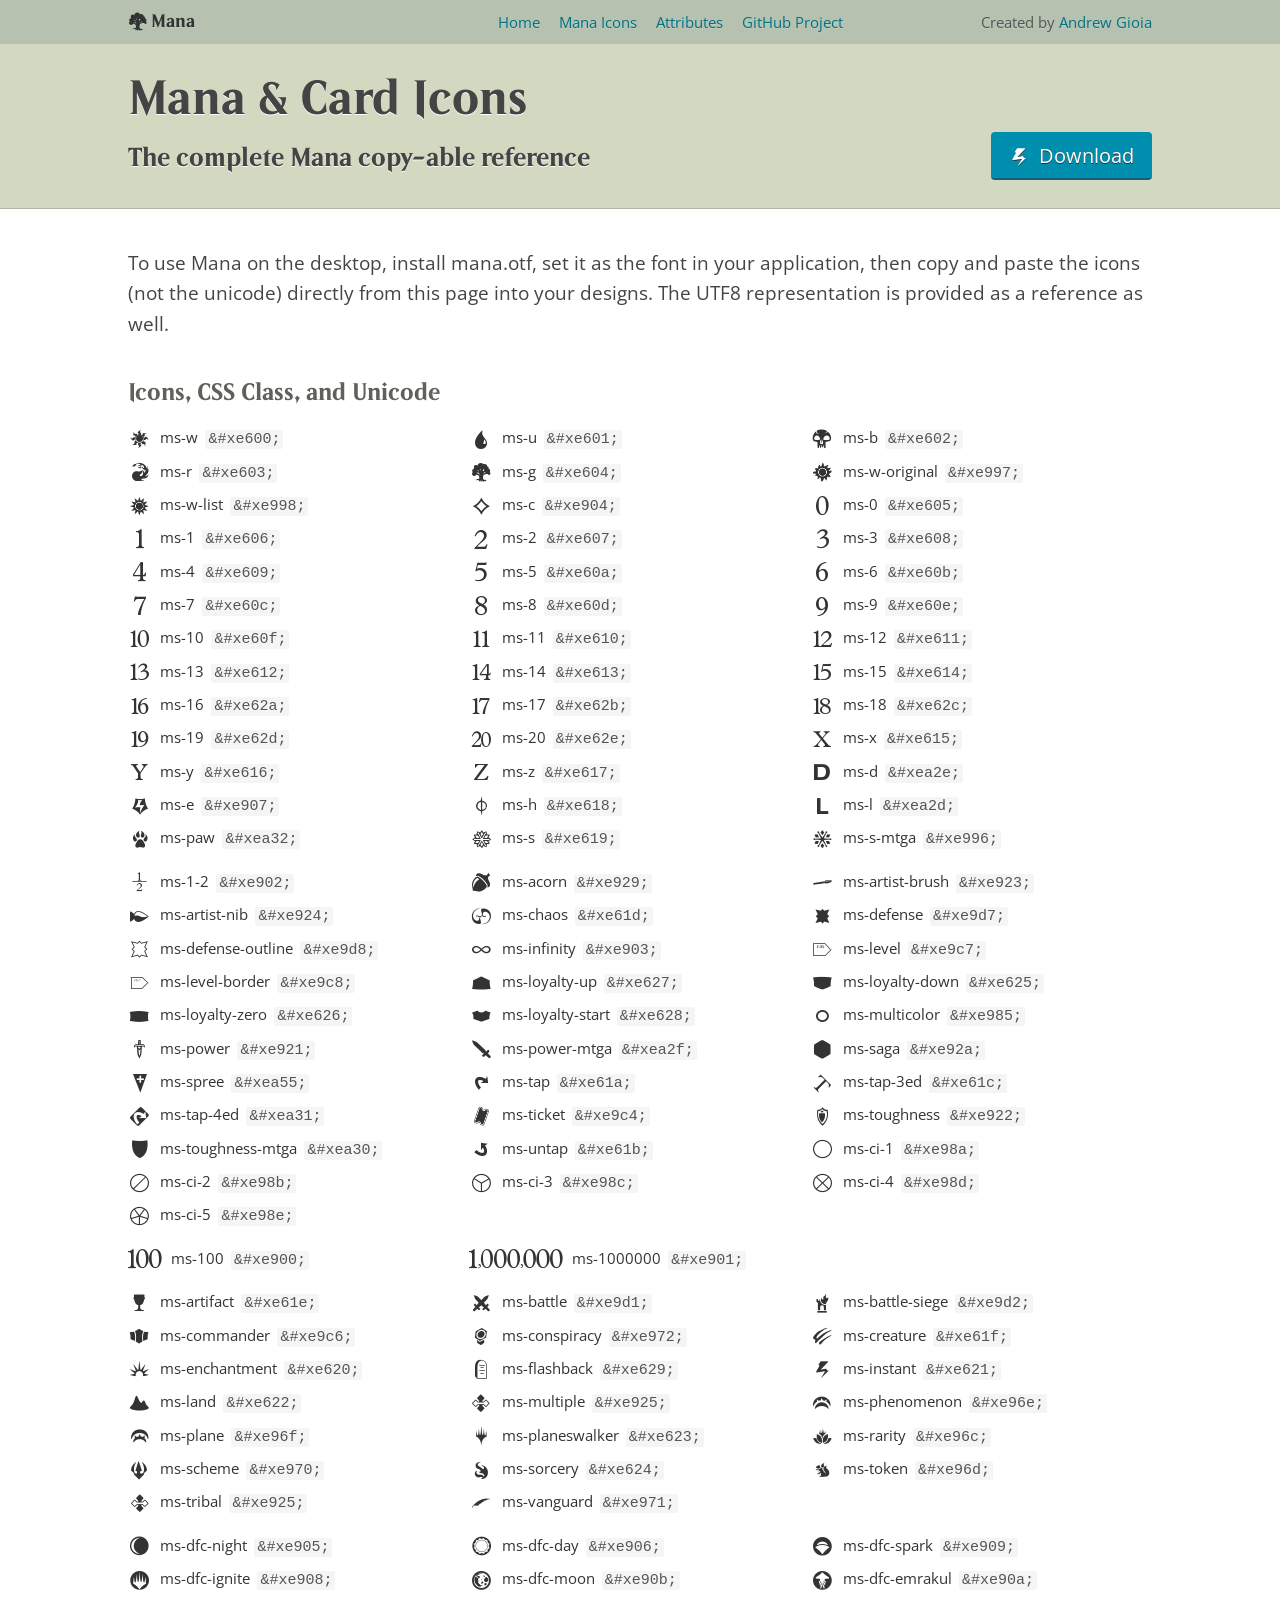
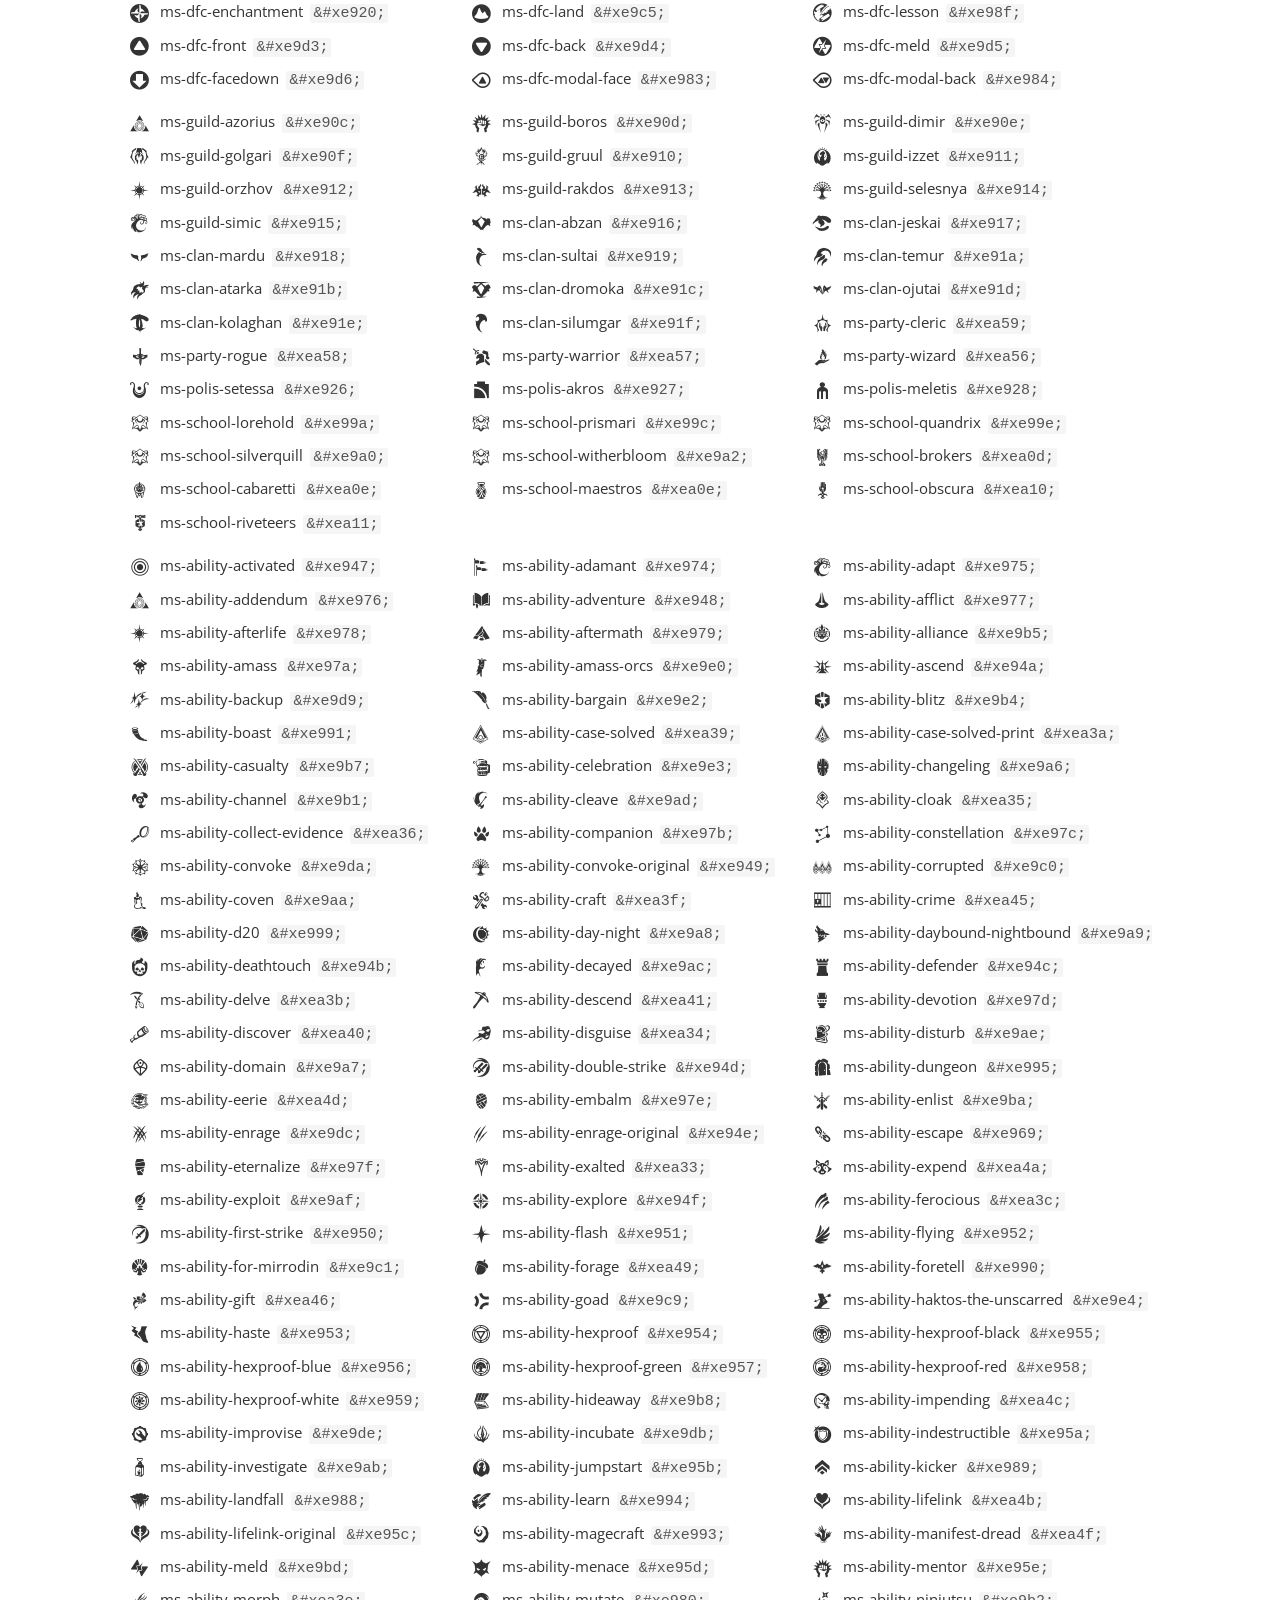
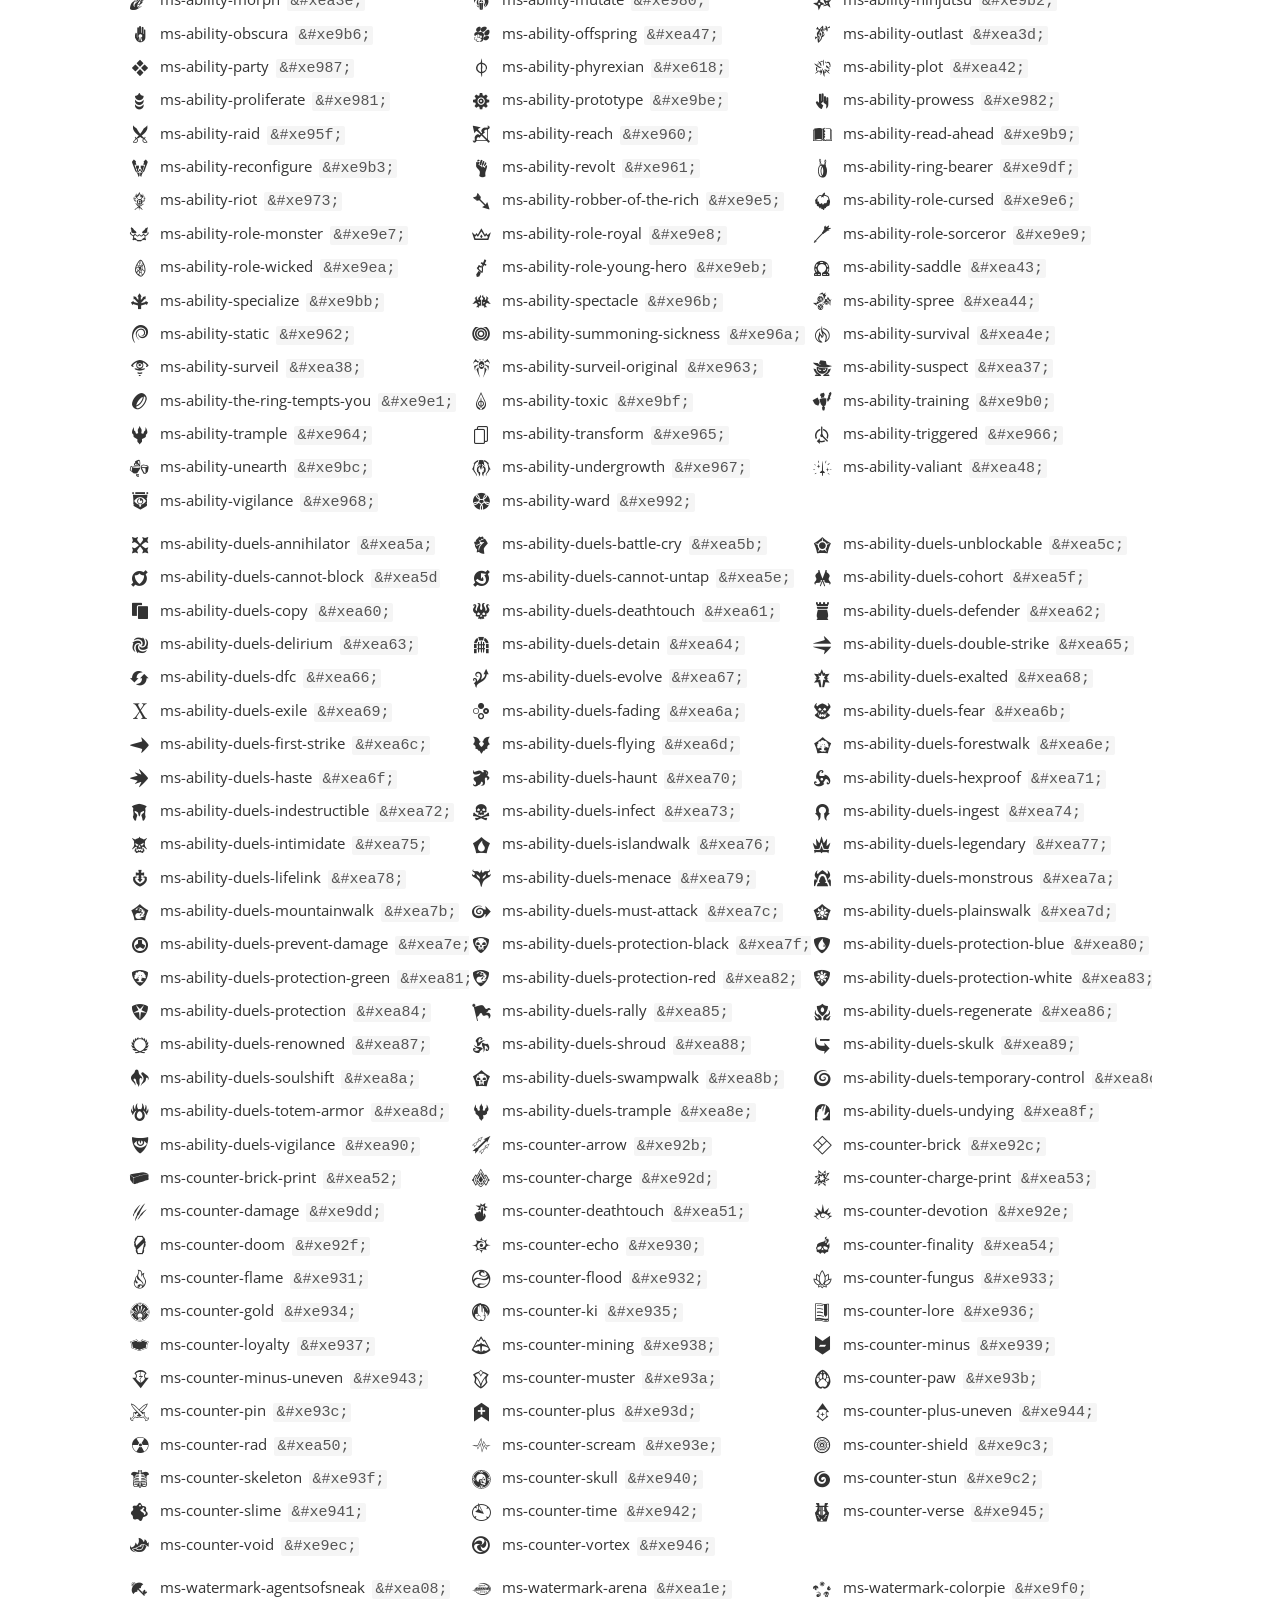
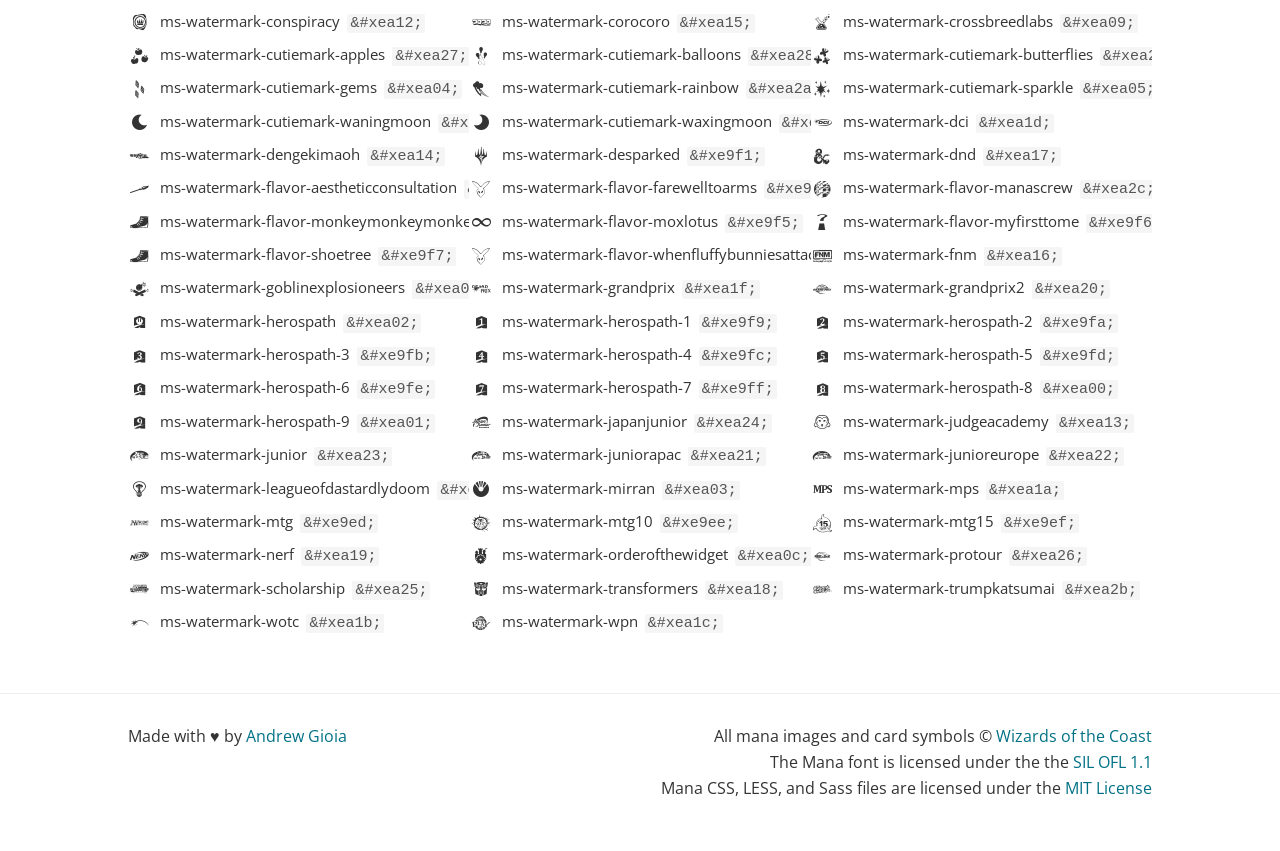
<file: mana-master/docs/cheatsheet.html>
<head>
    <meta charset="utf-8" />
    <meta http-equiv="X-UA-Compatible" content="chrome=1" />
    <title>Icon Cheatsheet | Mana</title>
    <link rel="stylesheet" href="assets/mana.min.css" />
    <link rel="stylesheet" href="assets/docs.css" />
    <meta name="viewport" content="width=device-width, initial-scale=1, user-scalable=no" />
</head>
<body>

    <section id="banner">
        <div class="wrapper">
            <a href="index.html" class="logo"><i class="ms ms-g" style="top:-2px;position:relative;"></i> Mana</a>
            <a href="index.html" class="item">Home</a>
            <a href="icons.html" class="item">Mana Icons</a>
            <a href="attributes.html" class="item">Attributes</a>
            <a href="http://github.com/andrewgioia/Mana" class="item">GitHub Project</a>
            <span class="item">
                <iframe src="https://ghbtns.com/github-btn.html?user=andrewgioia&repo=mana&type=star&count=true" frameborder="0" scrolling="0" width="100px" height="20px" style="margin-bottom: -4px;"></iframe>
            </span>
            <span class="item">
                Created by
                <a href="http://andrewgioia.com">Andrew Gioia</a>
            </span>
        </div>
    </section>

    <header>
        <div class="wrapper">
            <h1 class="sub">Mana &amp; Card Icons</h1>
            <a class="dl button float-right" href="https://github.com/andrewgioia/Mana/archive/master.zip">
                <i class="ms ms-instant"></i>
                Download
            </a>
            <h2 class="sub">The complete Mana copy-able reference</h2>
        </div>
    </header>

    <main>
        <div class="wrapper">
            <section>
                <h3>
                    To use Mana on the desktop, install mana.otf, set it
                    as the font in your application, then copy and paste the
                    icons (not the unicode) directly from this page into
                    your designs. The UTF8 representation is provided as
                    a reference as well.
                </h3>
            </section>
            <section class="content">
                <h4>Icons, CSS Class, and Unicode</h4>
                <div class="vectors">
                    <span class="utf"><i>&#xe600;</i> ms-w <code>&amp;#xe600;</code></span>
                    <span class="utf"><i>&#xe601;</i> ms-u <code>&amp;#xe601;</code></span>
                    <span class="utf"><i>&#xe602;</i> ms-b <code>&amp;#xe602;</code></span>
                    <span class="utf"><i>&#xe603;</i> ms-r <code>&amp;#xe603;</code></span>
                    <span class="utf"><i>&#xe604;</i> ms-g <code>&amp;#xe604;</code></span>
                    <span class="utf"><i>&#xe997;</i> ms-w-original <code>&amp;#xe997;</code></span>
                    <span class="utf"><i>&#xe998;</i> ms-w-list <code>&amp;#xe998;</code></span>
                    <span class="utf"><i>&#xe904;</i> ms-c <code>&amp;#xe904;</code></span>
                    <span class="utf"><i>&#xe605;</i> ms-0 <code>&amp;#xe605;</code></span>
                    <span class="utf"><i>&#xe606;</i> ms-1 <code>&amp;#xe606;</code></span>
                    <span class="utf"><i>&#xe607;</i> ms-2 <code>&amp;#xe607;</code></span>
                    <span class="utf"><i>&#xe608;</i> ms-3 <code>&amp;#xe608;</code></span>
                    <span class="utf"><i>&#xe609;</i> ms-4 <code>&amp;#xe609;</code></span>
                    <span class="utf"><i>&#xe60a;</i> ms-5 <code>&amp;#xe60a;</code></span>
                    <span class="utf"><i>&#xe60b;</i> ms-6 <code>&amp;#xe60b;</code></span>
                    <span class="utf"><i>&#xe60c;</i> ms-7 <code>&amp;#xe60c;</code></span>
                    <span class="utf"><i>&#xe60d;</i> ms-8 <code>&amp;#xe60d;</code></span>
                    <span class="utf"><i>&#xe60e;</i> ms-9 <code>&amp;#xe60e;</code></span>
                    <span class="utf"><i>&#xe60f;</i> ms-10 <code>&amp;#xe60f;</code></span>
                    <span class="utf"><i>&#xe610;</i> ms-11 <code>&amp;#xe610;</code></span>
                    <span class="utf"><i>&#xe611;</i> ms-12 <code>&amp;#xe611;</code></span>
                    <span class="utf"><i>&#xe612;</i> ms-13 <code>&amp;#xe612;</code></span>
                    <span class="utf"><i>&#xe613;</i> ms-14 <code>&amp;#xe613;</code></span>
                    <span class="utf"><i>&#xe614;</i> ms-15 <code>&amp;#xe614;</code></span>
                    <span class="utf"><i>&#xe62a;</i> ms-16 <code>&amp;#xe62a;</code></span>
                    <span class="utf"><i>&#xe62b;</i> ms-17 <code>&amp;#xe62b;</code></span>
                    <span class="utf"><i>&#xe62c;</i> ms-18 <code>&amp;#xe62c;</code></span>
                    <span class="utf"><i>&#xe62d;</i> ms-19 <code>&amp;#xe62d;</code></span>
                    <span class="utf"><i>&#xe62e;</i> ms-20 <code>&amp;#xe62e;</code></span>
                    <span class="utf"><i>&#xe615;</i> ms-x <code>&amp;#xe615;</code></span>
                    <span class="utf"><i>&#xe616;</i> ms-y <code>&amp;#xe616;</code></span>
                    <span class="utf"><i>&#xe617;</i> ms-z <code>&amp;#xe617;</code></span>
                    <span class="utf"><i>&#xea2e;</i> ms-d <code>&amp;#xea2e;</code></span>
                    <span class="utf"><i>&#xe907;</i> ms-e <code>&amp;#xe907;</code></span>
                    <span class="utf"><i>&#xe618;</i> ms-h <code>&amp;#xe618;</code></span>
                    <span class="utf"><i>&#xea2d;</i> ms-l <code>&amp;#xea2d;</code></span>
                    <span class="utf"><i>&#xea32;</i> ms-paw <code>&amp;#xea32;</code></span>
                    <span class="utf"><i>&#xe619;</i> ms-s <code>&amp;#xe619;</code></span>
                    <span class="utf"><i>&#xe996;</i> ms-s-mtga <code>&amp;#xe996;</code></span>
                    <div class="clear"></div>
                </div>
                <div class="vectors">
                    <span class="utf"><i>&#xe902;</i> ms-1-2 <code>&amp;#xe902;</code></span>
                    <span class="utf"><i>&#xe929;</i> ms-acorn <code>&amp;#xe929;</code></span>
                    <span class="utf"><i>&#xe923;</i> ms-artist-brush <code>&amp;#xe923;</code></span>
                    <span class="utf"><i>&#xe924;</i> ms-artist-nib <code>&amp;#xe924;</code></span>
                    <span class="utf"><i>&#xe61d;</i> ms-chaos <code>&amp;#xe61d;</code></span>
                    <span class="utf"><i>&#xe9d7;</i> ms-defense <code>&amp;#xe9d7;</code></span>
                    <span class="utf"><i>&#xe9d8;</i> ms-defense-outline <code>&amp;#xe9d8;</code></span>
                    <span class="utf"><i>&#xe903;</i> ms-infinity <code>&amp;#xe903;</code></span>
                    <span class="utf"><i>&#xe9c7;</i> ms-level <code>&amp;#xe9c7;</code></span>
                    <span class="utf"><i>&#xe9c8;</i> ms-level-border <code>&amp;#xe9c8;</code></span>
                    <span class="utf"><i>&#xe627;</i> ms-loyalty-up <code>&amp;#xe627;</code></span>
                    <span class="utf"><i>&#xe625;</i> ms-loyalty-down <code>&amp;#xe625;</code></span>
                    <span class="utf"><i>&#xe626;</i> ms-loyalty-zero <code>&amp;#xe626;</code></span>
                    <span class="utf"><i>&#xe628;</i> ms-loyalty-start <code>&amp;#xe628;</code></span>
                    <span class="utf"><i>&#xe985;</i> ms-multicolor <code>&amp;#xe985;</code></span>
                    <span class="utf"><i>&#xe921;</i> ms-power <code>&amp;#xe921;</code></span>
                    <span class="utf"><i>&#xea2f;</i> ms-power-mtga <code>&amp;#xea2f;</code></span>
                    <span class="utf"><i>&#xe92a;</i> ms-saga <code>&amp;#xe92a;</code></span>
                    <span class="utf"><i>&#xea55;</i> ms-spree <code>&amp;#xea55;</code></span>
                    <span class="utf"><i>&#xe61a;</i> ms-tap <code>&amp;#xe61a;</code></span>
                    <span class="utf"><i>&#xe61c;</i> ms-tap-3ed <code>&amp;#xe61c;</code></span>
                    <span class="utf"><i>&#xea31;</i> ms-tap-4ed <code>&amp;#xea31;</code></span>
                    <span class="utf"><i>&#xe9c4;</i> ms-ticket <code>&amp;#xe9c4;</code></span>
                    <span class="utf"><i>&#xe922;</i> ms-toughness <code>&amp;#xe922;</code></span>
                    <span class="utf"><i>&#xea30;</i> ms-toughness-mtga <code>&amp;#xea30;</code></span>
                    <span class="utf"><i>&#xe61b;</i> ms-untap <code>&amp;#xe61b;</code></span>
                    <span class="utf"><i>&#xe98a;</i> ms-ci-1 <code>&amp;#xe98a;</code></span>
                    <span class="utf"><i>&#xe98b;</i> ms-ci-2 <code>&amp;#xe98b;</code></span>
                    <span class="utf"><i>&#xe98c;</i> ms-ci-3 <code>&amp;#xe98c;</code></span>
                    <span class="utf"><i>&#xe98d;</i> ms-ci-4 <code>&amp;#xe98d;</code></span>
                    <span class="utf"><i>&#xe98e;</i> ms-ci-5 <code>&amp;#xe98e;</code></span>
                    <div class="clear"></div>
                </div>
                <div class="vectors">
                    <span class="utf"><i style="width:auto;">&#xe900;</i> ms-100 <code>&amp;#xe900;</code></span>
                    <span class="utf long"><i class="long">&#xe901;</i> ms-1000000 <code>&amp;#xe901;</code></span>
                    <div class="clear"></div>
                </div>
                <div class="vectors overflow">
                    <span class="utf"><i>&#xe61e;</i> ms-artifact <code>&amp;#xe61e;</code></span>
                    <span class="utf"><i>&#xe9d1;</i> ms-battle <code>&amp;#xe9d1;</code></span>
                    <span class="utf"><i>&#xe9d2;</i> ms-battle-siege <code>&amp;#xe9d2;</code></span>
                    <span class="utf"><i>&#xe9c6;</i> ms-commander <code>&amp;#xe9c6;</code></span>
                    <span class="utf"><i>&#xe972;</i> ms-conspiracy <code>&amp;#xe972;</code></span>
                    <span class="utf"><i>&#xe61f;</i> ms-creature <code>&amp;#xe61f;</code></span>
                    <span class="utf"><i>&#xe620;</i> ms-enchantment <code>&amp;#xe620;</code></span>
                    <span class="utf"><i>&#xe629;</i> ms-flashback <code>&amp;#xe629;</code></span>
                    <span class="utf"><i>&#xe621;</i> ms-instant <code>&amp;#xe621;</code></span>
                    <span class="utf"><i>&#xe622;</i> ms-land <code>&amp;#xe622;</code></span>
                    <span class="utf"><i>&#xe925;</i> ms-multiple <code>&amp;#xe925;</code></span>
                    <span class="utf"><i>&#xe96e;</i> ms-phenomenon <code>&amp;#xe96e;</code></span>
                    <span class="utf"><i>&#xe96f;</i> ms-plane <code>&amp;#xe96f;</code></span>
                    <span class="utf"><i>&#xe623;</i> ms-planeswalker <code>&amp;#xe623;</code></span>
                    <span class="utf"><i>&#xe96c;</i> ms-rarity <code>&amp;#xe96c;</code></span>
                    <span class="utf"><i>&#xe970;</i> ms-scheme <code>&amp;#xe970;</code></span>
                    <span class="utf"><i>&#xe624;</i> ms-sorcery <code>&amp;#xe624;</code></span>
                    <span class="utf"><i>&#xe96d;</i> ms-token <code>&amp;#xe96d;</code></span>
                    <span class="utf"><i>&#xe925;</i> ms-tribal <code>&amp;#xe925;</code></span>
                    <span class="utf"><i>&#xe971;</i> ms-vanguard <code>&amp;#xe971;</code></span>
                    <div class="clear"></div>
                </div>
                <div class="vectors overflow">
                    <span class="utf"><i>&#xe905;</i> ms-dfc-night <code>&amp;#xe905;</code></span>
                    <span class="utf"><i>&#xe906;</i> ms-dfc-day <code>&amp;#xe906;</code></span>
                    <span class="utf"><i>&#xe909;</i> ms-dfc-spark <code>&amp;#xe909;</code></span>
                    <span class="utf"><i>&#xe908;</i> ms-dfc-ignite <code>&amp;#xe908;</code></span>
                    <span class="utf"><i>&#xe90b;</i> ms-dfc-moon <code>&amp;#xe90b;</code></span>
                    <span class="utf"><i>&#xe90a;</i> ms-dfc-emrakul <code>&amp;#xe90a;</code></span>
                    <span class="utf"><i>&#xe920;</i> ms-dfc-enchantment <code>&amp;#xe920;</code></span>
                    <span class="utf"><i>&#xe9c5;</i> ms-dfc-land <code>&amp;#xe9c5;</code></span>
                    <span class="utf"><i>&#xe98f;</i> ms-dfc-lesson <code>&amp;#xe98f;</code></span>
                    <span class="utf"><i>&#xe9d3;</i> ms-dfc-front <code>&amp;#xe9d3;</code></span>
                    <span class="utf"><i>&#xe9d4;</i> ms-dfc-back <code>&amp;#xe9d4;</code></span>
                    <span class="utf"><i>&#xe9d5;</i> ms-dfc-meld <code>&amp;#xe9d5;</code></span>
                    <span class="utf"><i>&#xe9d6;</i> ms-dfc-facedown <code>&amp;#xe9d6;</code></span>
                    <span class="utf"><i>&#xe983;</i> ms-dfc-modal-face <code>&amp;#xe983;</code></span>
                    <span class="utf"><i>&#xe984;</i> ms-dfc-modal-back <code>&amp;#xe984;</code></span>
                    <div class="clear"></div>
                </div>
                <div class="vectors overflow">
                    <span class="utf"><i>&#xe90c;</i> ms-guild-azorius <code>&amp;#xe90c;</code></span>
                    <span class="utf"><i>&#xe90d;</i> ms-guild-boros <code>&amp;#xe90d;</code></span>
                    <span class="utf"><i>&#xe90e;</i> ms-guild-dimir <code>&amp;#xe90e;</code></span>
                    <span class="utf"><i>&#xe90f;</i> ms-guild-golgari <code>&amp;#xe90f;</code></span>
                    <span class="utf"><i>&#xe910;</i> ms-guild-gruul <code>&amp;#xe910;</code></span>
                    <span class="utf"><i>&#xe911;</i> ms-guild-izzet <code>&amp;#xe911;</code></span>
                    <span class="utf"><i>&#xe912;</i> ms-guild-orzhov <code>&amp;#xe912;</code></span>
                    <span class="utf"><i>&#xe913;</i> ms-guild-rakdos <code>&amp;#xe913;</code></span>
                    <span class="utf"><i>&#xe914;</i> ms-guild-selesnya <code>&amp;#xe914;</code></span>
                    <span class="utf"><i>&#xe915;</i> ms-guild-simic <code>&amp;#xe915;</code></span>
                    <span class="utf"><i>&#xe916;</i> ms-clan-abzan <code>&amp;#xe916;</code></span>
                    <span class="utf"><i>&#xe917;</i> ms-clan-jeskai <code>&amp;#xe917;</code></span>
                    <span class="utf"><i>&#xe918;</i> ms-clan-mardu <code>&amp;#xe918;</code></span>
                    <span class="utf"><i>&#xe919;</i> ms-clan-sultai <code>&amp;#xe919;</code></span>
                    <span class="utf"><i>&#xe91a;</i> ms-clan-temur <code>&amp;#xe91a;</code></span>
                    <span class="utf"><i>&#xe91b;</i> ms-clan-atarka <code>&amp;#xe91b;</code></span>
                    <span class="utf"><i>&#xe91c;</i> ms-clan-dromoka <code>&amp;#xe91c;</code></span>
                    <span class="utf"><i>&#xe91d;</i> ms-clan-ojutai <code>&amp;#xe91d;</code></span>
                    <span class="utf"><i>&#xe91e;</i> ms-clan-kolaghan <code>&amp;#xe91e;</code></span>
                    <span class="utf"><i>&#xe91f;</i> ms-clan-silumgar <code>&amp;#xe91f;</code></span>
                    <span class="utf"><i>&#xea59;</i> ms-party-cleric <code>&amp;#xea59;</code></span>
                    <span class="utf"><i>&#xea58;</i> ms-party-rogue <code>&amp;#xea58;</code></span>
                    <span class="utf"><i>&#xea57;</i> ms-party-warrior <code>&amp;#xea57;</code></span>
                    <span class="utf"><i>&#xea56;</i> ms-party-wizard <code>&amp;#xea56;</code></span>
                    <span class="utf"><i>&#xe926;</i> ms-polis-setessa <code>&amp;#xe926;</code></span>
                    <span class="utf"><i>&#xe927;</i> ms-polis-akros <code>&amp;#xe927;</code></span>
                    <span class="utf"><i>&#xe928;</i> ms-polis-meletis <code>&amp;#xe928;</code></span>
                    <span class="utf"><i>&#xe99a;</i> ms-school-lorehold <code>&amp;#xe99a;</code></span>
                    <span class="utf"><i>&#xe99a;</i> ms-school-prismari <code>&amp;#xe99c;</code></span>
                    <span class="utf"><i>&#xe99a;</i> ms-school-quandrix <code>&amp;#xe99e;</code></span>
                    <span class="utf"><i>&#xe99a;</i> ms-school-silverquill <code>&amp;#xe9a0;</code></span>
                    <span class="utf"><i>&#xe99a;</i> ms-school-witherbloom <code>&amp;#xe9a2;</code></span>
                    <span class="utf"><i>&#xea0d;</i> ms-school-brokers <code>&amp;#xea0d;</code></span>
                    <span class="utf"><i>&#xea0e;</i> ms-school-cabaretti <code>&amp;#xea0e;</code></span>
                    <span class="utf"><i>&#xea0f;</i> ms-school-maestros <code>&amp;#xea0e;</code></span>
                    <span class="utf"><i>&#xea10;</i> ms-school-obscura <code>&amp;#xea10;</code></span>
                    <span class="utf"><i>&#xea11;</i> ms-school-riveteers <code>&amp;#xea11;</code></span>
                    <div class="clear"></div>
                </div>
                <div class="vectors overflow">
                    <span class="utf"><i>&#xe947;</i> ms-ability-activated <code>&amp;#xe947;</code></span>
                    <span class="utf"><i>&#xe974;</i> ms-ability-adamant <code>&amp;#xe974;</code></span>
                    <span class="utf"><i>&#xe975;</i> ms-ability-adapt <code>&amp;#xe975;</code></span>
                    <span class="utf"><i>&#xe976;</i> ms-ability-addendum <code>&amp;#xe976;</code></span>
                    <span class="utf"><i>&#xe948;</i> ms-ability-adventure <code>&amp;#xe948;</code></span>
                    <span class="utf"><i>&#xe977;</i> ms-ability-afflict <code>&amp;#xe977;</code></span>
                    <span class="utf"><i>&#xe978;</i> ms-ability-afterlife <code>&amp;#xe978;</code></span>
                    <span class="utf"><i>&#xe979;</i> ms-ability-aftermath <code>&amp;#xe979;</code></span>
                    <span class="utf"><i>&#xe9b5;</i> ms-ability-alliance <code>&amp;#xe9b5;</code></span>
                    <span class="utf"><i>&#xe97a;</i> ms-ability-amass <code>&amp;#xe97a;</code></span>
                    <span class="utf"><i>&#xe9e0;</i> ms-ability-amass-orcs <code>&amp;#xe9e0;</code></span>
                    <span class="utf"><i>&#xe94a;</i> ms-ability-ascend <code>&amp;#xe94a;</code></span>
                    <span class="utf"><i>&#xe9d9;</i> ms-ability-backup <code>&amp;#xe9d9;</code></span>
                    <span class="utf"><i>&#xe9e2;</i> ms-ability-bargain <code>&amp;#xe9e2;</code></span>
                    <span class="utf"><i>&#xe9b4;</i> ms-ability-blitz <code>&amp;#xe9b4;</code></span>
                    <span class="utf"><i>&#xe991;</i> ms-ability-boast <code>&amp;#xe991;</code></span>
                    <span class="utf"><i>&#xea39;</i> ms-ability-case-solved <code>&amp;#xea39;</code></span>
                    <span class="utf"><i>&#xea3a;</i> ms-ability-case-solved-print <code>&amp;#xea3a;</code></span>
                    <span class="utf"><i>&#xe9b7;</i> ms-ability-casualty <code>&amp;#xe9b7;</code></span>
                    <span class="utf"><i>&#xe9e3;</i> ms-ability-celebration <code>&amp;#xe9e3;</code></span>
                    <span class="utf"><i>&#xe9a6;</i> ms-ability-changeling <code>&amp;#xe9a6;</code></span>
                    <span class="utf"><i>&#xe9b1;</i> ms-ability-channel <code>&amp;#xe9b1;</code></span>
                    <span class="utf"><i>&#xe9ad;</i> ms-ability-cleave <code>&amp;#xe9ad;</code></span>
                    <span class="utf"><i>&#xea35;</i> ms-ability-cloak <code>&amp;#xea35;</code></span>
                    <span class="utf"><i>&#xea36;</i> ms-ability-collect-evidence <code>&amp;#xea36;</code></span>
                    <span class="utf"><i>&#xe97b;</i> ms-ability-companion <code>&amp;#xe97b;</code></span>
                    <span class="utf"><i>&#xe97c;</i> ms-ability-constellation <code>&amp;#xe97c;</code></span>
                    <span class="utf"><i>&#xe9da;</i> ms-ability-convoke <code>&amp;#xe9da;</code></span>
                    <span class="utf"><i>&#xe949;</i> ms-ability-convoke-original <code>&amp;#xe949;</code></span>
                    <span class="utf"><i>&#xe9c0;</i> ms-ability-corrupted <code>&amp;#xe9c0;</code></span>
                    <span class="utf"><i>&#xe9aa;</i> ms-ability-coven <code>&amp;#xe9aa;</code></span>
                    <span class="utf"><i>&#xea3f;</i> ms-ability-craft <code>&amp;#xea3f;</code></span>
                    <span class="utf"><i>&#xea45;</i> ms-ability-crime <code>&amp;#xea45;</code></span>
                    <span class="utf"><i>&#xe999;</i> ms-ability-d20 <code>&amp;#xe999;</code></span>
                    <span class="utf"><i>&#xe9a8;</i> ms-ability-day-night <code>&amp;#xe9a8;</code></span>
                    <span class="utf"><i>&#xe9a9;</i> ms-ability-daybound-nightbound <code>&amp;#xe9a9;</code></span>
                    <span class="utf"><i>&#xe94b;</i> ms-ability-deathtouch <code>&amp;#xe94b;</code></span>
                    <span class="utf"><i>&#xe9ac;</i> ms-ability-decayed <code>&amp;#xe9ac;</code></span>
                    <span class="utf"><i>&#xe94c;</i> ms-ability-defender <code>&amp;#xe94c;</code></span>
                    <span class="utf"><i>&#xea3b;</i> ms-ability-delve <code>&amp;#xea3b;</code></span>
                    <span class="utf"><i>&#xea41;</i> ms-ability-descend <code>&amp;#xea41;</code></span>
                    <span class="utf"><i>&#xe97d;</i> ms-ability-devotion <code>&amp;#xe97d;</code></span>
                    <span class="utf"><i>&#xea40;</i> ms-ability-discover <code>&amp;#xea40;</code></span>
                    <span class="utf"><i>&#xea34;</i> ms-ability-disguise <code>&amp;#xea34;</code></span>
                    <span class="utf"><i>&#xe9ae;</i> ms-ability-disturb <code>&amp;#xe9ae;</code></span>
                    <span class="utf"><i>&#xe9a7;</i> ms-ability-domain <code>&amp;#xe9a7;</code></span>
                    <span class="utf"><i>&#xe94d;</i> ms-ability-double-strike <code>&amp;#xe94d;</code></span>
                    <span class="utf"><i>&#xe995;</i> ms-ability-dungeon <code>&amp;#xe995;</code></span>
                    <span class="utf"><i>&#xea4d;</i> ms-ability-eerie <code>&amp;#xea4d;</code></span>
                    <span class="utf"><i>&#xe97e;</i> ms-ability-embalm <code>&amp;#xe97e;</code></span>
                    <span class="utf"><i>&#xe9ba;</i> ms-ability-enlist <code>&amp;#xe9ba;</code></span>
                    <span class="utf"><i>&#xe9dc;</i> ms-ability-enrage <code>&amp;#xe9dc;</code></span>
                    <span class="utf"><i>&#xe94e;</i> ms-ability-enrage-original <code>&amp;#xe94e;</code></span>
                    <span class="utf"><i>&#xe969;</i> ms-ability-escape <code>&amp;#xe969;</code></span>
                    <span class="utf"><i>&#xe97f;</i> ms-ability-eternalize <code>&amp;#xe97f;</code></span>
                    <span class="utf"><i>&#xea33;</i> ms-ability-exalted <code>&amp;#xea33;</code></span>
                    <span class="utf"><i>&#xea4a;</i> ms-ability-expend <code>&amp;#xea4a;</code></span>
                    <span class="utf"><i>&#xe9af;</i> ms-ability-exploit <code>&amp;#xe9af;</code></span>
                    <span class="utf"><i>&#xe94f;</i> ms-ability-explore <code>&amp;#xe94f;</code></span>
                    <span class="utf"><i>&#xea3c;</i> ms-ability-ferocious <code>&amp;#xea3c;</code></span>
                    <span class="utf"><i>&#xe950;</i> ms-ability-first-strike <code>&amp;#xe950;</code></span>
                    <span class="utf"><i>&#xe951;</i> ms-ability-flash <code>&amp;#xe951;</code></span>
                    <span class="utf"><i>&#xe952;</i> ms-ability-flying <code>&amp;#xe952;</code></span>
                    <span class="utf"><i>&#xe9c1;</i> ms-ability-for-mirrodin <code>&amp;#xe9c1;</code></span>
                    <span class="utf"><i>&#xea49;</i> ms-ability-forage <code>&amp;#xea49;</code></span>
                    <span class="utf"><i>&#xe990;</i> ms-ability-foretell <code>&amp;#xe990;</code></span>
                    <span class="utf"><i>&#xea46;</i> ms-ability-gift <code>&amp;#xea46;</code></span>
                    <span class="utf"><i>&#xe9c9;</i> ms-ability-goad <code>&amp;#xe9c9;</code></span>
                    <span class="utf"><i>&#xe9e4;</i> ms-ability-haktos-the-unscarred <code>&amp;#xe9e4;</code></span>
                    <span class="utf"><i>&#xe953;</i> ms-ability-haste <code>&amp;#xe953;</code></span>
                    <span class="utf"><i>&#xe954;</i> ms-ability-hexproof <code>&amp;#xe954;</code></span>
                    <span class="utf"><i>&#xe955;</i> ms-ability-hexproof-black <code>&amp;#xe955;</code></span>
                    <span class="utf"><i>&#xe956;</i> ms-ability-hexproof-blue <code>&amp;#xe956;</code></span>
                    <span class="utf"><i>&#xe957;</i> ms-ability-hexproof-green <code>&amp;#xe957;</code></span>
                    <span class="utf"><i>&#xe958;</i> ms-ability-hexproof-red <code>&amp;#xe958;</code></span>
                    <span class="utf"><i>&#xe959;</i> ms-ability-hexproof-white <code>&amp;#xe959;</code></span>
                    <span class="utf"><i>&#xe9b8;</i> ms-ability-hideaway <code>&amp;#xe9b8;</code></span>
                    <span class="utf"><i>&#xea4c;</i> ms-ability-impending <code>&amp;#xea4c;</code></span>
                    <span class="utf"><i>&#xe9de;</i> ms-ability-improvise <code>&amp;#xe9de;</code></span>
                    <span class="utf"><i>&#xe9db;</i> ms-ability-incubate <code>&amp;#xe9db;</code></span>
                    <span class="utf"><i>&#xe95a;</i> ms-ability-indestructible <code>&amp;#xe95a;</code></span>
                    <span class="utf"><i>&#xe9ab;</i> ms-ability-investigate <code>&amp;#xe9ab;</code></span>
                    <span class="utf"><i>&#xe95b;</i> ms-ability-jumpstart <code>&amp;#xe95b;</code></span>
                    <span class="utf"><i>&#xe989;</i> ms-ability-kicker <code>&amp;#xe989;</code></span>
                    <span class="utf"><i>&#xe988;</i> ms-ability-landfall <code>&amp;#xe988;</code></span>
                    <span class="utf"><i>&#xe994;</i> ms-ability-learn <code>&amp;#xe994;</code></span>
                    <span class="utf"><i>&#xea4b;</i> ms-ability-lifelink <code>&amp;#xea4b;</code></span>
                    <span class="utf"><i>&#xe95c;</i> ms-ability-lifelink-original <code>&amp;#xe95c;</code></span>
                    <span class="utf"><i>&#xe993;</i> ms-ability-magecraft <code>&amp;#xe993;</code></span>
                    <span class="utf"><i>&#xea4f;</i> ms-ability-manifest-dread <code>&amp;#xea4f;</code></span>
                    <span class="utf"><i>&#xe9bd;</i> ms-ability-meld <code>&amp;#xe9bd;</code></span>
                    <span class="utf"><i>&#xe95d;</i> ms-ability-menace <code>&amp;#xe95d;</code></span>
                    <span class="utf"><i>&#xe95e;</i> ms-ability-mentor <code>&amp;#xe95e;</code></span>
                    <span class="utf"><i>&#xea3e;</i> ms-ability-morph <code>&amp;#xea3e;</code></span>
                    <span class="utf"><i>&#xe980;</i> ms-ability-mutate <code>&amp;#xe980;</code></span>
                    <span class="utf"><i>&#xe9b2;</i> ms-ability-ninjutsu <code>&amp;#xe9b2;</code></span>
                    <span class="utf"><i>&#xe9b6;</i> ms-ability-obscura <code>&amp;#xe9b6;</code></span>
                    <span class="utf"><i>&#xea47;</i> ms-ability-offspring <code>&amp;#xea47;</code></span>
                    <span class="utf"><i>&#xea3d;</i> ms-ability-outlast <code>&amp;#xea3d;</code></span>
                    <span class="utf"><i>&#xe987;</i> ms-ability-party <code>&amp;#xe987;</code></span>
                    <span class="utf"><i>&#xe618;</i> ms-ability-phyrexian <code>&amp;#xe618;</code></span>
                    <span class="utf"><i>&#xea42;</i> ms-ability-plot <code>&amp;#xea42;</code></span>
                    <span class="utf"><i>&#xe981;</i> ms-ability-proliferate <code>&amp;#xe981;</code></span>
                    <span class="utf"><i>&#xe9be;</i> ms-ability-prototype <code>&amp;#xe9be;</code></span>
                    <span class="utf"><i>&#xe982;</i> ms-ability-prowess <code>&amp;#xe982;</code></span>
                    <span class="utf"><i>&#xe95f;</i> ms-ability-raid <code>&amp;#xe95f;</code></span>
                    <span class="utf"><i>&#xe960;</i> ms-ability-reach <code>&amp;#xe960;</code></span>
                    <span class="utf"><i>&#xe9b9;</i> ms-ability-read-ahead <code>&amp;#xe9b9;</code></span>
                    <span class="utf"><i>&#xe9b3;</i> ms-ability-reconfigure <code>&amp;#xe9b3;</code></span>
                    <span class="utf"><i>&#xe961;</i> ms-ability-revolt <code>&amp;#xe961;</code></span>
                    <span class="utf"><i>&#xe9df;</i> ms-ability-ring-bearer <code>&amp;#xe9df;</code></span>
                    <span class="utf"><i>&#xe973;</i> ms-ability-riot <code>&amp;#xe973;</code></span>
                    <span class="utf"><i>&#xe9e5;</i> ms-ability-robber-of-the-rich <code>&amp;#xe9e5;</code></span>
                    <span class="utf"><i>&#xe9e6;</i> ms-ability-role-cursed <code>&amp;#xe9e6;</code></span>
                    <span class="utf"><i>&#xe9e7;</i> ms-ability-role-monster <code>&amp;#xe9e7;</code></span>
                    <span class="utf"><i>&#xe9e8;</i> ms-ability-role-royal <code>&amp;#xe9e8;</code></span>
                    <span class="utf"><i>&#xe9e9;</i> ms-ability-role-sorceror <code>&amp;#xe9e9;</code></span>
                    <span class="utf"><i>&#xe9ea;</i> ms-ability-role-wicked <code>&amp;#xe9ea;</code></span>
                    <span class="utf"><i>&#xe9eb;</i> ms-ability-role-young-hero <code>&amp;#xe9eb;</code></span>
                    <span class="utf"><i>&#xea43;</i> ms-ability-saddle <code>&amp;#xea43;</code></span>
                    <span class="utf"><i>&#xe9bb;</i> ms-ability-specialize <code>&amp;#xe9bb;</code></span>
                    <span class="utf"><i>&#xe96b;</i> ms-ability-spectacle <code>&amp;#xe96b;</code></span>
                    <span class="utf"><i>&#xea44;</i> ms-ability-spree <code>&amp;#xea44;</code></span>
                    <span class="utf"><i>&#xe962;</i> ms-ability-static <code>&amp;#xe962;</code></span>
                    <span class="utf"><i>&#xe96a;</i> ms-ability-summoning-sickness <code>&amp;#xe96a;</code></span>
                    <span class="utf"><i>&#xea4e;</i> ms-ability-survival <code>&amp;#xea4e;</code></span>
                    <span class="utf"><i>&#xea38;</i> ms-ability-surveil <code>&amp;#xea38;</code></span>
                    <span class="utf"><i>&#xe963;</i> ms-ability-surveil-original <code>&amp;#xe963;</code></span>
                    <span class="utf"><i>&#xea37;</i> ms-ability-suspect <code>&amp;#xea37;</code></span>
                    <span class="utf"><i>&#xe9e1;</i> ms-ability-the-ring-tempts-you <code>&amp;#xe9e1;</code></span>
                    <span class="utf"><i>&#xe9bf;</i> ms-ability-toxic <code>&amp;#xe9bf;</code></span>
                    <span class="utf"><i>&#xe9b0;</i> ms-ability-training <code>&amp;#xe9b0;</code></span>
                    <span class="utf"><i>&#xe964;</i> ms-ability-trample <code>&amp;#xe964;</code></span>
                    <span class="utf"><i>&#xe965;</i> ms-ability-transform <code>&amp;#xe965;</code></span>
                    <span class="utf"><i>&#xe966;</i> ms-ability-triggered <code>&amp;#xe966;</code></span>
                    <span class="utf"><i>&#xe9bc;</i> ms-ability-unearth <code>&amp;#xe9bc;</code></span>
                    <span class="utf"><i>&#xe967;</i> ms-ability-undergrowth <code>&amp;#xe967;</code></span>
                    <span class="utf"><i>&#xea48;</i> ms-ability-valiant <code>&amp;#xea48;</code></span>
                    <span class="utf"><i>&#xe968;</i> ms-ability-vigilance <code>&amp;#xe968;</code></span>
                    <span class="utf"><i>&#xe992;</i> ms-ability-ward <code>&amp;#xe992;</code></span>
                    <div class="clear"></div>
                </div>
                <div class="vectors overflow">
                    <span class="utf"><i>&#xea5a;</i> ms-ability-duels-annihilator <code>&amp;#xea5a;</code></span>
                    <span class="utf"><i>&#xea5b;</i> ms-ability-duels-battle-cry <code>&amp;#xea5b;</code></span>
                    <span class="utf"><i>&#xea5c;</i> ms-ability-duels-unblockable <code>&amp;#xea5c;</code></span>
                    <span class="utf"><i>&#xea5d;</i> ms-ability-duels-cannot-block <code>&amp;#xea5d</code></span>
                    <span class="utf"><i>&#xea5e;</i> ms-ability-duels-cannot-untap <code>&amp;#xea5e;</code></span>
                    <span class="utf"><i>&#xea5f;</i> ms-ability-duels-cohort <code>&amp;#xea5f;</code></span>
                    <span class="utf"><i>&#xea60;</i> ms-ability-duels-copy <code>&amp;#xea60;</code></span>
                    <span class="utf"><i>&#xea61;</i> ms-ability-duels-deathtouch <code>&amp;#xea61;</code></span>
                    <span class="utf"><i>&#xea62;</i> ms-ability-duels-defender <code>&amp;#xea62;</code></span>
                    <span class="utf"><i>&#xea63;</i> ms-ability-duels-delirium <code>&amp;#xea63;</code></span>
                    <span class="utf"><i>&#xea64;</i> ms-ability-duels-detain <code>&amp;#xea64;</code></span>
                    <span class="utf"><i>&#xea65;</i> ms-ability-duels-double-strike <code>&amp;#xea65;</code></span>
                    <span class="utf"><i>&#xea66;</i> ms-ability-duels-dfc <code>&amp;#xea66;</code></span>
                    <span class="utf"><i>&#xea67;</i> ms-ability-duels-evolve <code>&amp;#xea67;</code></span>
                    <span class="utf"><i>&#xea68;</i> ms-ability-duels-exalted <code>&amp;#xea68;</code></span>
                    <span class="utf"><i>&#xea69;</i> ms-ability-duels-exile <code>&amp;#xea69;</code></span>
                    <span class="utf"><i>&#xea6a;</i> ms-ability-duels-fading <code>&amp;#xea6a;</code></span>
                    <span class="utf"><i>&#xea6b;</i> ms-ability-duels-fear <code>&amp;#xea6b;</code></span>
                    <span class="utf"><i>&#xea6c;</i> ms-ability-duels-first-strike <code>&amp;#xea6c;</code></span>
                    <span class="utf"><i>&#xea6d;</i> ms-ability-duels-flying <code>&amp;#xea6d;</code></span>
                    <span class="utf"><i>&#xea6e;</i> ms-ability-duels-forestwalk <code>&amp;#xea6e;</code></span>
                    <span class="utf"><i>&#xea6f;</i> ms-ability-duels-haste <code>&amp;#xea6f;</code></span>
                    <span class="utf"><i>&#xea70;</i> ms-ability-duels-haunt <code>&amp;#xea70;</code></span>
                    <span class="utf"><i>&#xea71;</i> ms-ability-duels-hexproof <code>&amp;#xea71;</code></span>
                    <span class="utf"><i>&#xea72;</i> ms-ability-duels-indestructible <code>&amp;#xea72;</code></span>
                    <span class="utf"><i>&#xea73;</i> ms-ability-duels-infect <code>&amp;#xea73;</code></span>
                    <span class="utf"><i>&#xea74;</i> ms-ability-duels-ingest <code>&amp;#xea74;</code></span>
                    <span class="utf"><i>&#xea75;</i> ms-ability-duels-intimidate <code>&amp;#xea75;</code></span>
                    <span class="utf"><i>&#xea76;</i> ms-ability-duels-islandwalk <code>&amp;#xea76;</code></span>
                    <span class="utf"><i>&#xea77;</i> ms-ability-duels-legendary <code>&amp;#xea77;</code></span>
                    <span class="utf"><i>&#xea78;</i> ms-ability-duels-lifelink <code>&amp;#xea78;</code></span>
                    <span class="utf"><i>&#xea79;</i> ms-ability-duels-menace <code>&amp;#xea79;</code></span>
                    <span class="utf"><i>&#xea7a;</i> ms-ability-duels-monstrous <code>&amp;#xea7a;</code></span>
                    <span class="utf"><i>&#xea7b;</i> ms-ability-duels-mountainwalk <code>&amp;#xea7b;</code></span>
                    <span class="utf"><i>&#xea7c;</i> ms-ability-duels-must-attack <code>&amp;#xea7c;</code></span>
                    <span class="utf"><i>&#xea7d;</i> ms-ability-duels-plainswalk <code>&amp;#xea7d;</code></span>
                    <span class="utf"><i>&#xea7e;</i> ms-ability-duels-prevent-damage <code>&amp;#xea7e;</code></span>
                    <span class="utf"><i>&#xea7f;</i> ms-ability-duels-protection-black <code>&amp;#xea7f;</code></span>
                    <span class="utf"><i>&#xea80;</i> ms-ability-duels-protection-blue <code>&amp;#xea80;</code></span>
                    <span class="utf"><i>&#xea81;</i> ms-ability-duels-protection-green <code>&amp;#xea81;</code></span>
                    <span class="utf"><i>&#xea82;</i> ms-ability-duels-protection-red <code>&amp;#xea82;</code></span>
                    <span class="utf"><i>&#xea83;</i> ms-ability-duels-protection-white <code>&amp;#xea83;</code></span>
                    <span class="utf"><i>&#xea84;</i> ms-ability-duels-protection <code>&amp;#xea84;</code></span>
                    <span class="utf"><i>&#xea85;</i> ms-ability-duels-rally <code>&amp;#xea85;</code></span>
                    <span class="utf"><i>&#xea86;</i> ms-ability-duels-regenerate <code>&amp;#xea86;</code></span>
                    <span class="utf"><i>&#xea87;</i> ms-ability-duels-renowned <code>&amp;#xea87;</code></span>
                    <span class="utf"><i>&#xea88;</i> ms-ability-duels-shroud <code>&amp;#xea88;</code></span>
                    <span class="utf"><i>&#xea89;</i> ms-ability-duels-skulk <code>&amp;#xea89;</code></span>
                    <span class="utf"><i>&#xea8a;</i> ms-ability-duels-soulshift <code>&amp;#xea8a;</code></span>
                    <span class="utf"><i>&#xea8b;</i> ms-ability-duels-swampwalk <code>&amp;#xea8b;</code></span>
                    <span class="utf"><i>&#xea8c;</i> ms-ability-duels-temporary-control <code>&amp;#xea8c;</code></span>
                    <span class="utf"><i>&#xea8d;</i> ms-ability-duels-totem-armor <code>&amp;#xea8d;</code></span>
                    <span class="utf"><i>&#xea8e;</i> ms-ability-duels-trample <code>&amp;#xea8e;</code></span>
                    <span class="utf"><i>&#xea8f;</i> ms-ability-duels-undying <code>&amp;#xea8f;</code></span>
                    <span class="utf"><i>&#xea90;</i> ms-ability-duels-vigilance <code>&amp;#xea90;</code></span>
                </div>
                <div class="vectors overflow">
                    <span class="utf"><i>&#xe92b;</i> ms-counter-arrow <code>&amp;#xe92b;</code></span>
                    <span class="utf"><i>&#xe92c;</i> ms-counter-brick <code>&amp;#xe92c;</code></span>
                    <span class="utf"><i>&#xea52;</i> ms-counter-brick-print <code>&amp;#xea52;</code></span>
                    <span class="utf"><i>&#xe92d;</i> ms-counter-charge <code>&amp;#xe92d;</code></span>
                    <span class="utf"><i>&#xea53;</i> ms-counter-charge-print <code>&amp;#xea53;</code></span>
                    <span class="utf"><i>&#xe9dd;</i> ms-counter-damage <code>&amp;#xe9dd;</code></span>
                    <span class="utf"><i>&#xea51;</i> ms-counter-deathtouch <code>&amp;#xea51;</code></span>
                    <span class="utf"><i>&#xe92e;</i> ms-counter-devotion <code>&amp;#xe92e;</code></span>
                    <span class="utf"><i>&#xe92f;</i> ms-counter-doom <code>&amp;#xe92f;</code></span>
                    <span class="utf"><i>&#xe930;</i> ms-counter-echo <code>&amp;#xe930;</code></span>
                    <span class="utf"><i>&#xea54;</i> ms-counter-finality <code>&amp;#xea54;</code></span>
                    <span class="utf"><i>&#xe931;</i> ms-counter-flame <code>&amp;#xe931;</code></span>
                    <span class="utf"><i>&#xe932;</i> ms-counter-flood <code>&amp;#xe932;</code></span>
                    <span class="utf"><i>&#xe933;</i> ms-counter-fungus <code>&amp;#xe933;</code></span>
                    <span class="utf"><i>&#xe934;</i> ms-counter-gold <code>&amp;#xe934;</code></span>
                    <span class="utf"><i>&#xe935;</i> ms-counter-ki <code>&amp;#xe935;</code></span>
                    <span class="utf"><i>&#xe936;</i> ms-counter-lore <code>&amp;#xe936;</code></span>
                    <span class="utf"><i>&#xe937;</i> ms-counter-loyalty <code>&amp;#xe937;</code></span>
                    <span class="utf"><i>&#xe938;</i> ms-counter-mining <code>&amp;#xe938;</code></span>
                    <span class="utf"><i>&#xe939;</i> ms-counter-minus <code>&amp;#xe939;</code></span>
                    <span class="utf"><i>&#xe943;</i> ms-counter-minus-uneven <code>&amp;#xe943;</code></span>
                    <span class="utf"><i>&#xe93a;</i> ms-counter-muster <code>&amp;#xe93a;</code></span>
                    <span class="utf"><i>&#xe93b;</i> ms-counter-paw <code>&amp;#xe93b;</code></span>
                    <span class="utf"><i>&#xe93c;</i> ms-counter-pin <code>&amp;#xe93c;</code></span>
                    <span class="utf"><i>&#xe93d;</i> ms-counter-plus <code>&amp;#xe93d;</code></span>
                    <span class="utf"><i>&#xe944;</i> ms-counter-plus-uneven <code>&amp;#xe944;</code></span>
                    <span class="utf"><i>&#xea50;</i> ms-counter-rad <code>&amp;#xea50;</code></span>
                    <span class="utf"><i>&#xe93e;</i> ms-counter-scream <code>&amp;#xe93e;</code></span>
                    <span class="utf"><i>&#xe9c3;</i> ms-counter-shield <code>&amp;#xe9c3;</code></span>
                    <span class="utf"><i>&#xe93f;</i> ms-counter-skeleton <code>&amp;#xe93f;</code></span>
                    <span class="utf"><i>&#xe940;</i> ms-counter-skull <code>&amp;#xe940;</code></span>
                    <span class="utf"><i>&#xe9c2;</i> ms-counter-stun <code>&amp;#xe9c2;</code></span>
                    <span class="utf"><i>&#xe941;</i> ms-counter-slime <code>&amp;#xe941;</code></span>
                    <span class="utf"><i>&#xe942;</i> ms-counter-time <code>&amp;#xe942;</code></span>
                    <span class="utf"><i>&#xe945;</i> ms-counter-verse <code>&amp;#xe945;</code></span>
                    <span class="utf"><i>&#xe9ec;</i> ms-counter-void <code>&amp;#xe9ec;</code></span>
                    <span class="utf"><i>&#xe946;</i> ms-counter-vortex <code>&amp;#xe946;</code></span>
                    <div class="clear"></div>
                </div>
                <div class="vectors overflow">
                    <span class="utf"><i>&#xea08;</i> ms-watermark-agentsofsneak <code>&amp;#xea08;</code></span>
                    <span class="utf"><i>&#xea1e;</i> ms-watermark-arena <code>&amp;#xea1e;</code></span>
                    <span class="utf"><i>&#xe9f0;</i> ms-watermark-colorpie <code>&amp;#xe9f0;</code></span>
                    <span class="utf"><i>&#xea12;</i> ms-watermark-conspiracy <code>&amp;#xea12;</code></span>
                    <span class="utf"><i>&#xea15;</i> ms-watermark-corocoro <code>&amp;#xea15;</code></span>
                    <span class="utf"><i>&#xea09;</i> ms-watermark-crossbreedlabs <code>&amp;#xea09;</code></span>
                    <span class="utf"><i>&#xea27;</i> ms-watermark-cutiemark-apples <code>&amp;#xea27;</code></span>
                    <span class="utf"><i>&#xea28;</i> ms-watermark-cutiemark-balloons <code>&amp;#xea28;</code></span>
                    <span class="utf"><i>&#xea29;</i> ms-watermark-cutiemark-butterflies <code>&amp;#xea29;</code></span>
                    <span class="utf"><i>&#xea04;</i> ms-watermark-cutiemark-gems <code>&amp;#xea04;</code></span>
                    <span class="utf"><i>&#xea2a;</i> ms-watermark-cutiemark-rainbow <code>&amp;#xea2a;</code></span>
                    <span class="utf"><i>&#xea05;</i> ms-watermark-cutiemark-sparkle <code>&amp;#xea05;</code></span>
                    <span class="utf"><i>&#xea06;</i> ms-watermark-cutiemark-waningmoon <code>&amp;#xea06;</code></span>
                    <span class="utf"><i>&#xea07;</i> ms-watermark-cutiemark-waxingmoon <code>&amp;#xea07;</code></span>
                    <span class="utf"><i>&#xea1d;</i> ms-watermark-dci <code>&amp;#xea1d;</code></span>
                    <span class="utf"><i>&#xea14;</i> ms-watermark-dengekimaoh <code>&amp;#xea14;</code></span>
                    <span class="utf"><i>&#xe9f1;</i> ms-watermark-desparked <code>&amp;#xe9f1;</code></span>
                    <span class="utf"><i>&#xea17;</i> ms-watermark-dnd <code>&amp;#xea17;</code></span>
                    <span class="utf"><i>&#xe9f2;</i> ms-watermark-flavor-aestheticconsultation <code>&amp;#xe9f2;</code></span>
                    <span class="utf"><i>&#xe9f8;</i> ms-watermark-flavor-farewelltoarms <code>&amp;#xe9f8;</code></span>
                    <span class="utf"><i>&#xea2c;</i> ms-watermark-flavor-manascrew <code>&amp;#xea2c;</code></span>
                    <span class="utf"><i>&#xe9f7;</i> ms-watermark-flavor-monkeymonkeymonkey <code>&amp;#xe9f7;</code></span>
                    <span class="utf"><i>&#xe9f5;</i> ms-watermark-flavor-moxlotus <code>&amp;#xe9f5;</code></span>
                    <span class="utf"><i>&#xe9f6;</i> ms-watermark-flavor-myfirsttome <code>&amp;#xe9f6;</code></span>
                    <span class="utf"><i>&#xe9f7;</i> ms-watermark-flavor-shoetree <code>&amp;#xe9f7;</code></span>
                    <span class="utf"><i>&#xe9f8;</i> ms-watermark-flavor-whenfluffybunniesattack <code>&amp;#xe9f8;</code></span>
                    <span class="utf"><i>&#xea16;</i> ms-watermark-fnm <code>&amp;#xea16;</code></span>
                    <span class="utf"><i>&#xea0a;</i> ms-watermark-goblinexplosioneers <code>&amp;#xea0a;</code></span>
                    <span class="utf"><i>&#xea1f;</i> ms-watermark-grandprix <code>&amp;#xea1f;</code></span>
                    <span class="utf"><i>&#xea20;</i> ms-watermark-grandprix2 <code>&amp;#xea20;</code></span>
                    <span class="utf"><i>&#xea02;</i> ms-watermark-herospath <code>&amp;#xea02;</code></span>
                    <span class="utf"><i>&#xe9f9;</i> ms-watermark-herospath-1 <code>&amp;#xe9f9;</code></span>
                    <span class="utf"><i>&#xe9fa;</i> ms-watermark-herospath-2 <code>&amp;#xe9fa;</code></span>
                    <span class="utf"><i>&#xe9fb;</i> ms-watermark-herospath-3 <code>&amp;#xe9fb;</code></span>
                    <span class="utf"><i>&#xe9fc;</i> ms-watermark-herospath-4 <code>&amp;#xe9fc;</code></span>
                    <span class="utf"><i>&#xe9fd;</i> ms-watermark-herospath-5 <code>&amp;#xe9fd;</code></span>
                    <span class="utf"><i>&#xe9fe;</i> ms-watermark-herospath-6 <code>&amp;#xe9fe;</code></span>
                    <span class="utf"><i>&#xe9ff;</i> ms-watermark-herospath-7 <code>&amp;#xe9ff;</code></span>
                    <span class="utf"><i>&#xea00;</i> ms-watermark-herospath-8 <code>&amp;#xea00;</code></span>
                    <span class="utf"><i>&#xea01;</i> ms-watermark-herospath-9 <code>&amp;#xea01;</code></span>
                    <span class="utf"><i>&#xea24;</i> ms-watermark-japanjunior <code>&amp;#xea24;</code></span>
                    <span class="utf"><i>&#xea13;</i> ms-watermark-judgeacademy <code>&amp;#xea13;</code></span>
                    <span class="utf"><i>&#xea23;</i> ms-watermark-junior <code>&amp;#xea23;</code></span>
                    <span class="utf"><i>&#xea21;</i> ms-watermark-juniorapac <code>&amp;#xea21;</code></span>
                    <span class="utf"><i>&#xea22;</i> ms-watermark-junioreurope <code>&amp;#xea22;</code></span>
                    <span class="utf"><i>&#xea0b;</i> ms-watermark-leagueofdastardlydoom <code>&amp;#xea0b;</code></span>
                    <span class="utf"><i>&#xea03;</i> ms-watermark-mirran <code>&amp;#xea03;</code></span>
                    <span class="utf"><i>&#xea1a;</i> ms-watermark-mps <code>&amp;#xea1a;</code></span>
                    <span class="utf"><i>&#xe9ed;</i> ms-watermark-mtg <code>&amp;#xe9ed;</code></span>
                    <span class="utf"><i>&#xe9ee;</i> ms-watermark-mtg10 <code>&amp;#xe9ee;</code></span>
                    <span class="utf"><i>&#xe9ef;</i> ms-watermark-mtg15 <code>&amp;#xe9ef;</code></span>
                    <span class="utf"><i>&#xea19;</i> ms-watermark-nerf <code>&amp;#xea19;</code></span>
                    <span class="utf"><i>&#xea0c;</i> ms-watermark-orderofthewidget <code>&amp;#xea0c;</code></span>
                    <span class="utf"><i>&#xea26;</i> ms-watermark-protour <code>&amp;#xea26;</code></span>
                    <span class="utf"><i>&#xea25;</i> ms-watermark-scholarship <code>&amp;#xea25;</code></span>
                    <span class="utf"><i>&#xea18;</i> ms-watermark-transformers <code>&amp;#xea18;</code></span>
                    <span class="utf"><i>&#xea2b;</i> ms-watermark-trumpkatsumai <code>&amp;#xea2b;</code></span>
                    <span class="utf"><i>&#xea1b;</i> ms-watermark-wotc <code>&amp;#xea1b;</code></span>
                    <span class="utf"><i>&#xea1c;</i> ms-watermark-wpn <code>&amp;#xea1c;</code></span>
                    <div class="clear"></div>
                </div>
            </section>
        </div>
    </main>

    <footer>
        <div class="wrapper">
            <div class="float-left">
                <p>Made with &hearts; by <a href="https://andrewgioia.com">Andrew Gioia</a></p>
            </div>
            <div class="float-right" style="text-align: right;">
                <p>
                    All mana images and card symbols &copy; <a href="http://magicthegathering.com">Wizards of the Coast</a><br />
                    The Mana font is licensed under the the <a href="http://scripts.sil.org/OFL">SIL OFL 1.1</a><br />
                    Mana CSS, LESS, and Sass files are licensed under the <a href="http://opensource.org/licenses/mit-license.html">MIT License</a><br />
                </p>
            </div>
            <div class="clear"></div>
        </div>
    </footer>

</body>
</html>
</file>
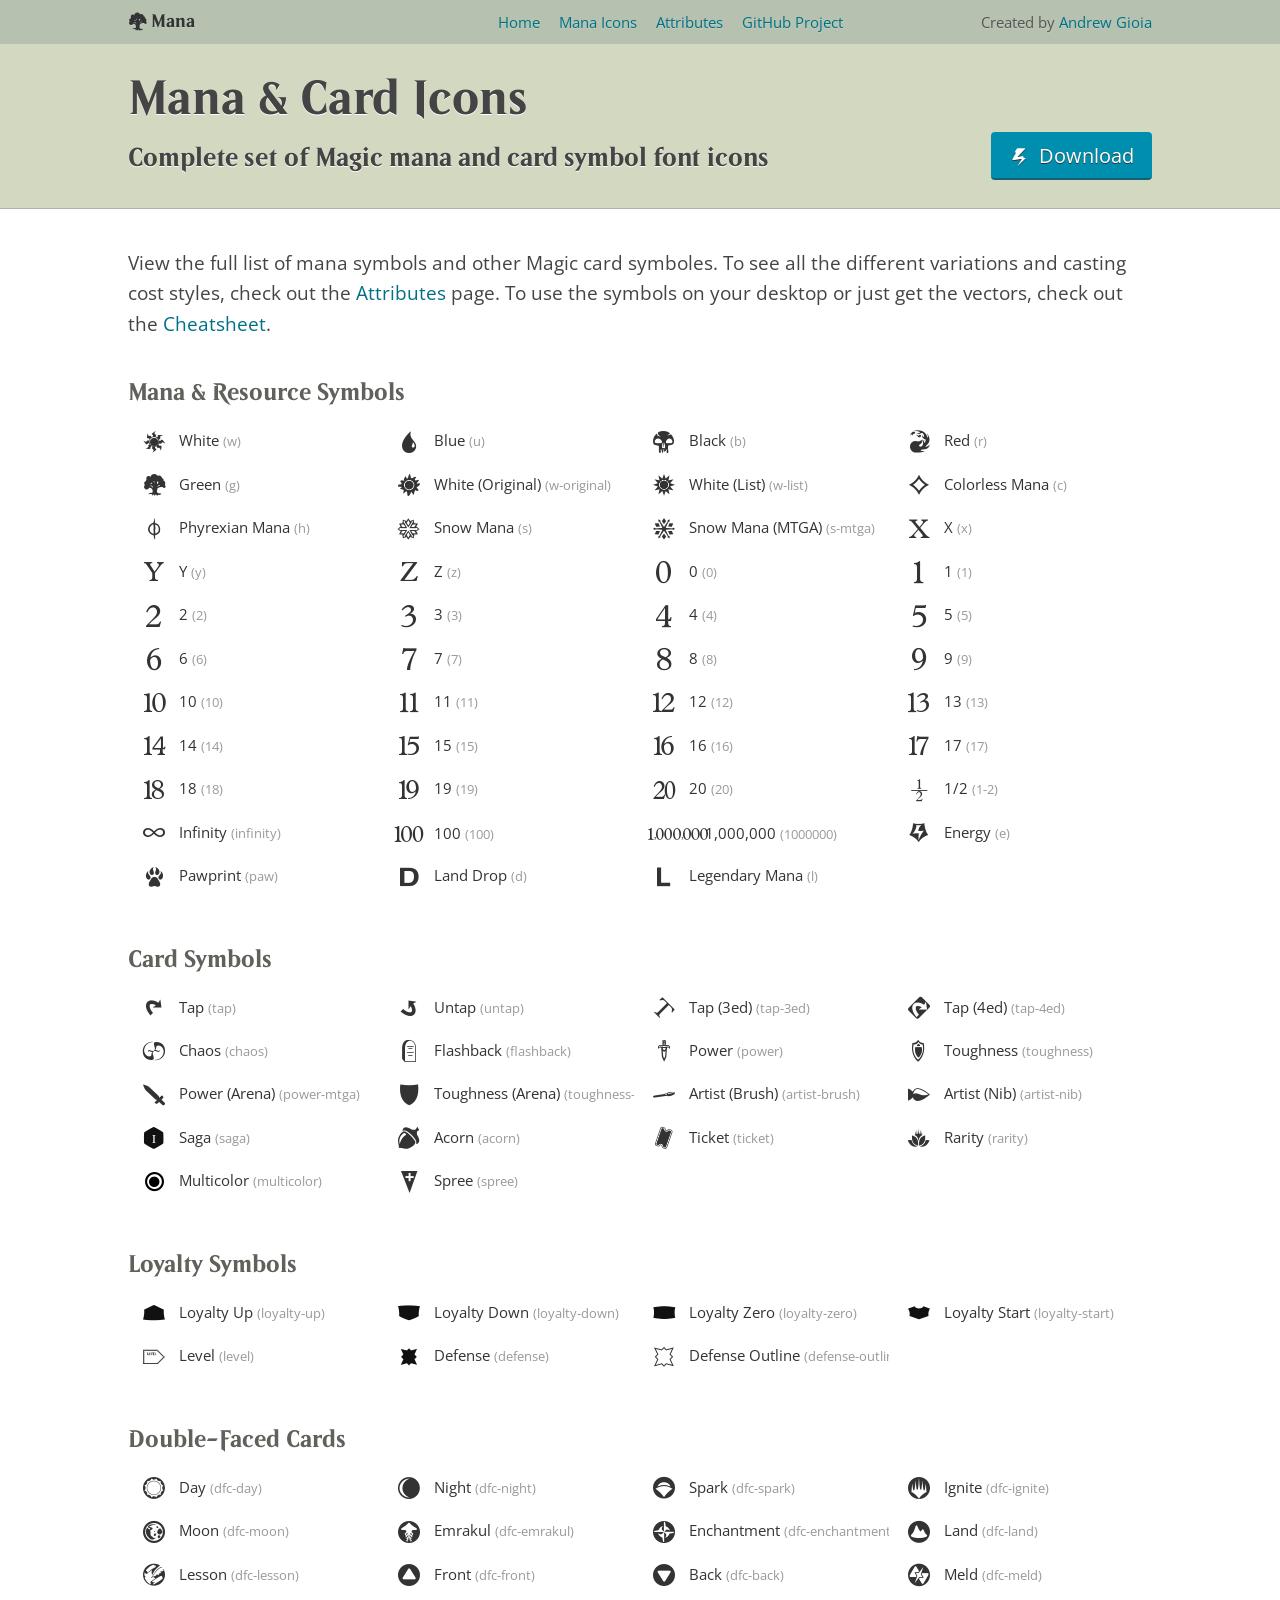
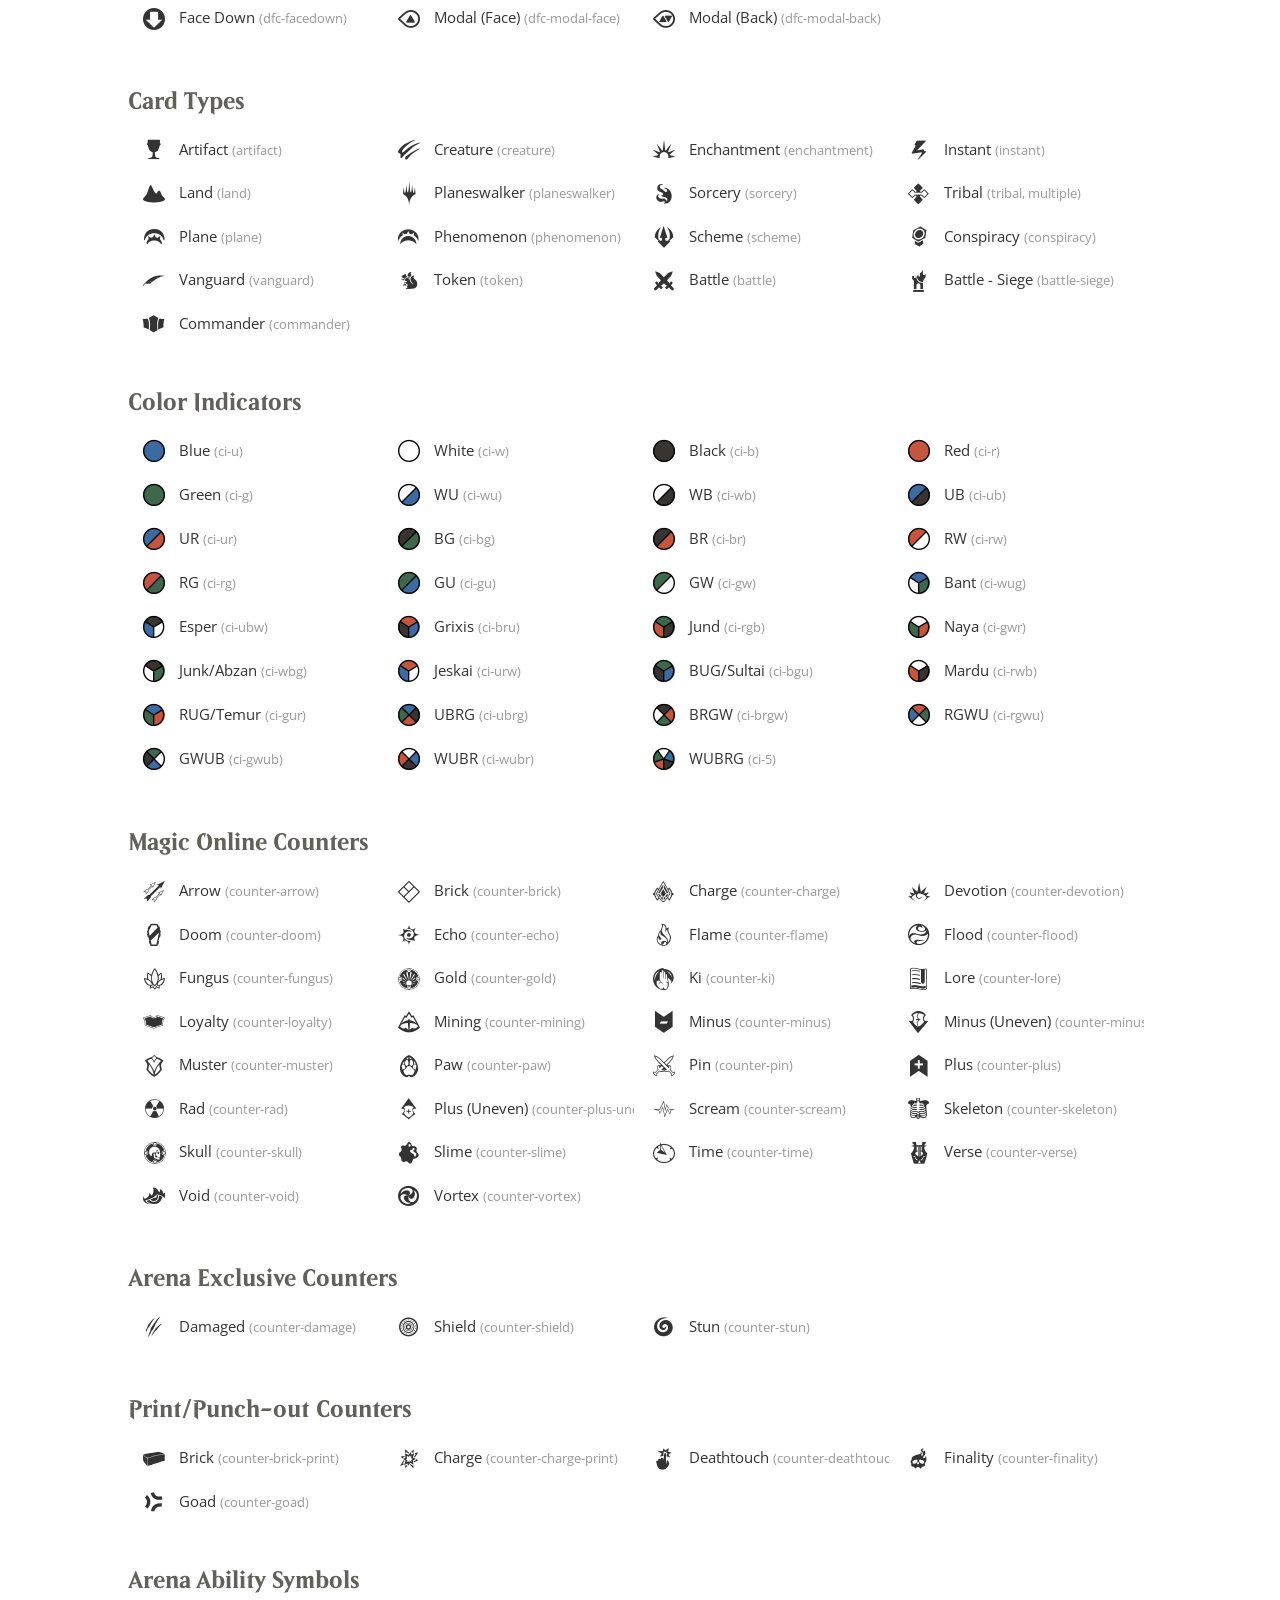
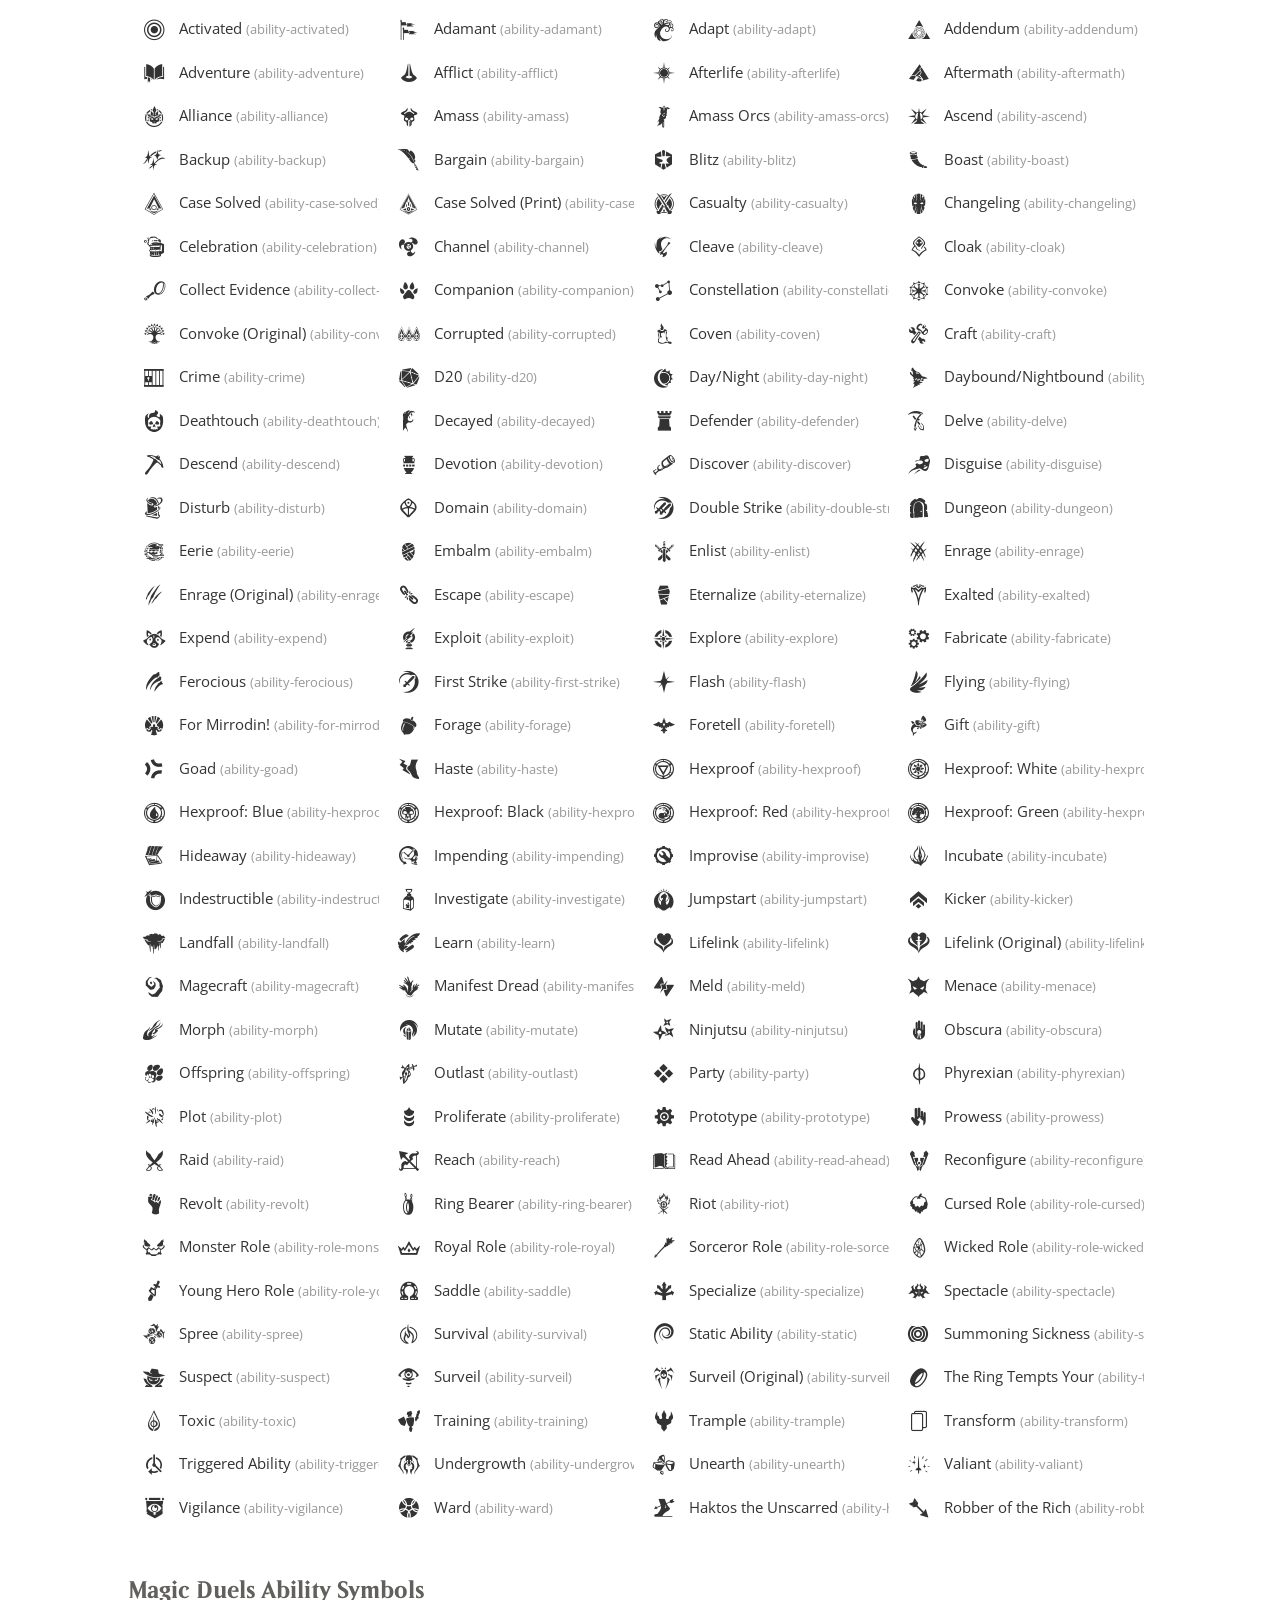
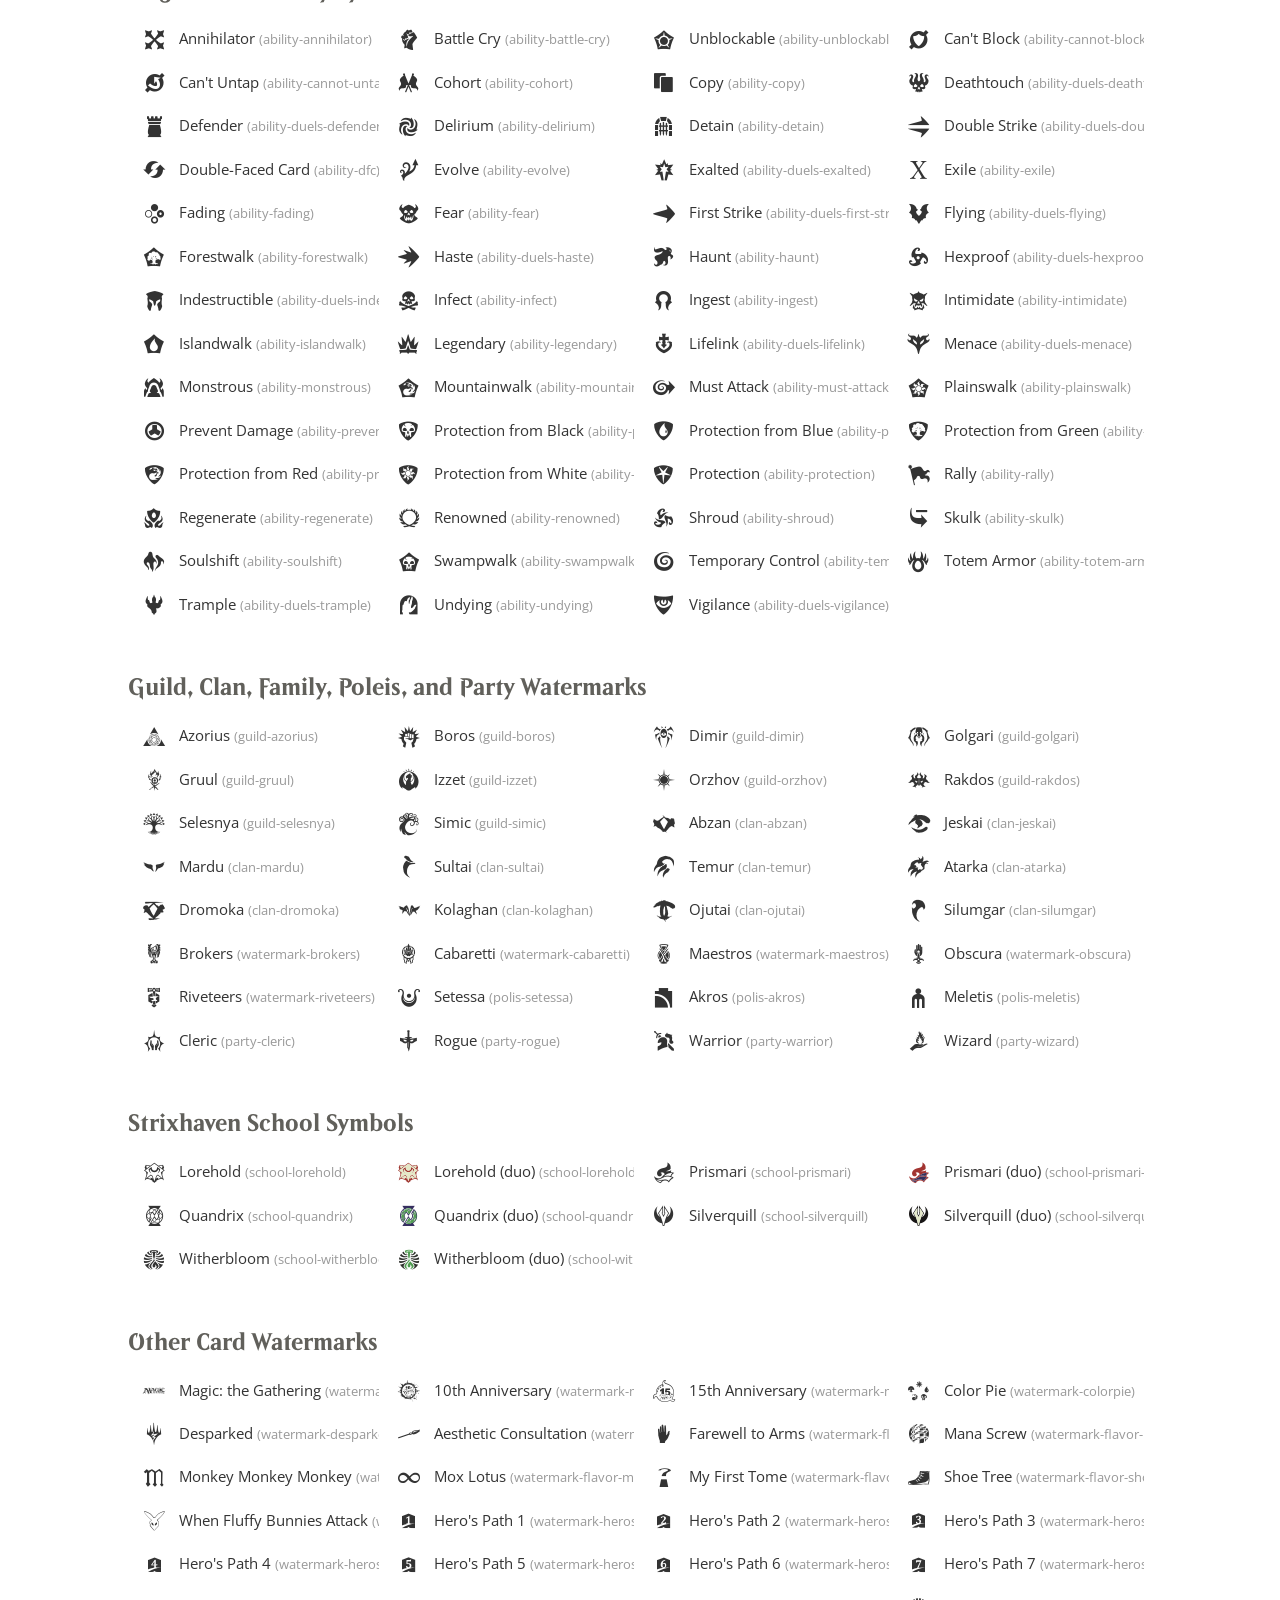
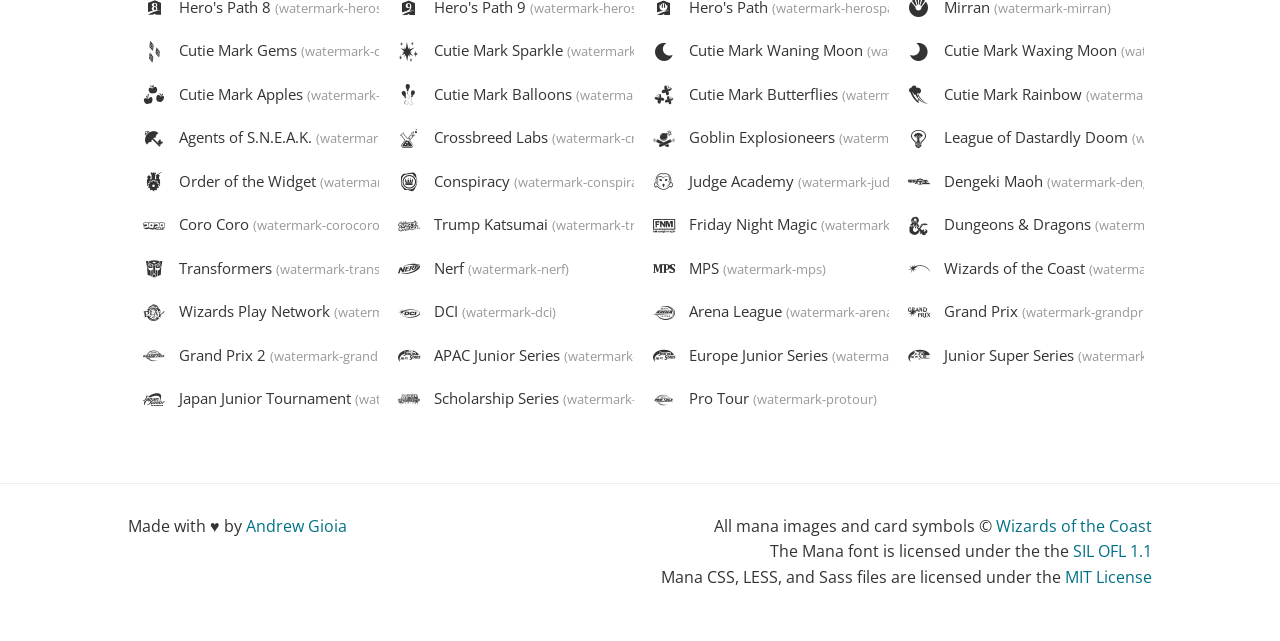
<file: mana-master/docs/icons.html>
<head>
    <meta charset="utf-8" />
    <meta http-equiv="X-UA-Compatible" content="chrome=1" />
    <title>Mana Icons | Mana</title>
    <link rel="stylesheet" href="assets/mana.min.css" />
    <link rel="stylesheet" href="assets/docs.css" />
    <meta name="viewport" content="width=device-width, initial-scale=1, user-scalable=no" />
</head>
<body>

    <section id="banner">
        <div class="wrapper">
            <a href="index.html" class="logo"><i class="ms ms-g" style="top:-2px;position:relative;"></i> Mana</a>
            <a href="index.html" class="item">Home</a>
            <a href="icons.html" class="item">Mana Icons</a>
            <a href="attributes.html" class="item">Attributes</a>
            <a href="https://github.com/andrewgioia/Mana" class="item">GitHub Project</a>
            <span class="item">
                <iframe src="https://ghbtns.com/github-btn.html?user=andrewgioia&repo=mana&type=star&count=true" frameborder="0" scrolling="0" width="100px" height="20px" style="margin-bottom: -4px;"></iframe>
            </span>
            <span class="item">
                Created by
                <a href="http://andrewgioia.com">Andrew Gioia</a>
            </span>
        </div>
    </section>

    <header>
        <div class="wrapper">
            <h1 class="sub">Mana &amp; Card Icons</h1>
            <a class="dl button float-right" href="https://github.com/andrewgioia/mana/archive/master.zip">
                <i class="ms ms-instant"></i>
                Download
            </a>
            <h2 class="sub">Complete set of Magic mana and card symbol font icons</h2>
        </div>
    </header>

    <main>
        <div class="wrapper">
            <section>
                <h3>
                    View the full list of mana symbols and other Magic card symboles.
                    To see all the different variations and casting cost styles, check out the <a href="attributes.html">Attributes</a> page.
                    To use the symbols on your desktop or just get the vectors, check out the <a href="cheatsheet.html">Cheatsheet</a>.
                </h3>
            </section>
            <section class="content icons">
                <h4>Mana &amp; Resource Symbols</h4>
                <div class="icons">
                    <div class="icon" id="w" name="W">
                        <span><i class="ms ms-w"></i> White <em>(w)</em></span>
                    </div>
                    <div class="icon" id="u" name="U">
                        <span><i class="ms ms-u"></i> Blue <em>(u)</em></span>
                    </div>
                    <div class="icon" id="b" name="B">
                        <span><i class="ms ms-b"></i> Black <em>(b)</em></span>
                    </div>
                    <div class="icon" id="r" name="R">
                        <span><i class="ms ms-r"></i> Red <em>(r)</em></span>
                    </div>
                    <div class="icon" id="g" name="G">
                        <span><i class="ms ms-g"></i> Green <em>(g)</em></span>
                    </div>
                    <div class="icon" id="w-original" name="W (Original)">
                        <span><i class="ms ms-w-original"></i> White (Original) <em>(w-original)</em></span>
                    </div>
                    <div class="icon" id="w-list" name="W (List)">
                        <span><i class="ms ms-w-list"></i> White (List) <em>(w-list)</em></span>
                    </div>
                    <div class="icon" id="c" name="C">
                        <span><i class="ms ms-c"></i> Colorless Mana <em>(c)</em></span>
                    </div>
                    <div class="icon" id="h" name="H">
                        <span><i class="ms ms-h"></i> Phyrexian Mana <em>(h)</em></span>
                    </div>
                    <div class="icon" id="s" name="Snow">
                        <span><i class="ms ms-s"></i> Snow Mana <em>(s)</em></span>
                    </div>
                    <div class="icon" id="s-mtga" name="Snow (MTGA)">
                        <span><i class="ms ms-s-mtga"></i> Snow Mana (MTGA) <em>(s-mtga)</em></span>
                    </div>
                    <div class="icon" id="x" name="X">
                        <span><i class="ms ms-x"></i> X <em>(x)</em></span>
                    </div>
                    <div class="icon" id="y" name="Y">
                        <span><i class="ms ms-y"></i> Y <em>(y)</em></span>
                    </div>
                    <div class="icon" id="z" name="Z">
                        <span><i class="ms ms-z"></i> Z <em>(z)</em></span>
                    </div>
                    <div class="icon" id="0" name="0">
                        <span><i class="ms ms-0"></i> 0 <em>(0)</em></span>
                    </div>
                    <div class="icon" id="1" name="1">
                        <span><i class="ms ms-1"></i> 1 <em>(1)</em></span>
                    </div>
                    <div class="icon" id="2" name="2">
                        <span><i class="ms ms-2"></i> 2 <em>(2)</em></span>
                    </div>
                    <div class="icon" id="3" name="3">
                        <span><i class="ms ms-3"></i> 3 <em>(3)</em></span>
                    </div>
                    <div class="icon" id="4" name="4">
                        <span><i class="ms ms-4"></i> 4 <em>(4)</em></span>
                    </div>
                    <div class="icon" id="5" name="5">
                        <span><i class="ms ms-5"></i> 5 <em>(5)</em></span>
                    </div>
                    <div class="icon" id="6" name="6">
                        <span><i class="ms ms-6"></i> 6 <em>(6)</em></span>
                    </div>
                    <div class="icon" id="7" name="7">
                        <span><i class="ms ms-7"></i> 7 <em>(7)</em></span>
                    </div>
                    <div class="icon" id="8" name="8">
                        <span><i class="ms ms-8"></i> 8 <em>(8)</em></span>
                    </div>
                    <div class="icon" id="9" name="9">
                        <span><i class="ms ms-9"></i> 9 <em>(9)</em></span>
                    </div>
                    <div class="icon" id="10" name="10">
                        <span><i class="ms ms-10"></i> 10 <em>(10)</em></span>
                    </div>
                    <div class="icon" id="11" name="11">
                        <span><i class="ms ms-11"></i> 11 <em>(11)</em></span>
                    </div>
                    <div class="icon" id="12" name="12">
                        <span><i class="ms ms-12"></i> 12 <em>(12)</em></span>
                    </div>
                    <div class="icon" id="13" name="13">
                        <span><i class="ms ms-13"></i> 13 <em>(13)</em></span>
                    </div>
                    <div class="icon" id="14" name="14">
                        <span><i class="ms ms-14"></i> 14 <em>(14)</em></span>
                    </div>
                    <div class="icon" id="15" name="15">
                        <span><i class="ms ms-15"></i> 15 <em>(15)</em></span>
                    </div>
                    <div class="icon" id="16" name="16">
                        <span><i class="ms ms-16"></i> 16 <em>(16)</em></span>
                    </div>
                    <div class="icon" id="17" name="17">
                        <span><i class="ms ms-17"></i> 17 <em>(17)</em></span>
                    </div>
                    <div class="icon" id="18" name="18">
                        <span><i class="ms ms-18"></i> 18 <em>(18)</em></span>
                    </div>
                    <div class="icon" id="19" name="19">
                        <span><i class="ms ms-19"></i> 19 <em>(19)</em></span>
                    </div>
                    <div class="icon" id="20" name="20">
                        <span><i class="ms ms-20"></i> 20 <em>(20)</em></span>
                    </div>
                    <div class="icon" id="1-2" name="1/2">
                        <span><i class="ms ms-1-2"></i> 1/2 <em>(1-2)</em></span>
                    </div>
                    <div class="icon" id="infinity" name="Infinity">
                        <span><i class="ms ms-infinity"></i> Infinity <em>(infinity)</em></span>
                    </div>
                    <div class="icon" id="100" name="100">
                        <span><i class="ms ms-100 ms-fw"></i> 100 <em>(100)</em></span>
                    </div>
                    <div class="icon" id="1000000" name="1000000">
                        <span><i class="ms ms-1000000 ms-fw"></i> &nbsp;&nbsp;&nbsp;&nbsp;1,000,000 <em>(1000000)</em></span>
                    </div>
                    <div class="icon" id="e" name="Energy">
                        <span><i class="ms ms-e"></i> Energy <em>(e)</em></span>
                    </div>
                    <div class="icon" id="paw" name="Paw">
                        <span><i class="ms ms-paw"></i> Pawprint <em>(paw)</em></span>
                    </div>
                    <div class="icon" id="d" name="Land Drop">
                        <span><i class="ms ms-d"></i> Land Drop <em>(d)</em></span>
                    </div>
                    <div class="icon" id="l" name="Legendary Mana">
                        <span><i class="ms ms-l"></i> Legendary Mana <em>(l)</em></span>
                    </div>
                </div>

                <h4 style="padding-top:25px;">Card Symbols</h4>
                <div class="icons">
                    <div class="icon" id="tap" name="Tap">
                        <span><i class="ms ms-tap"></i> Tap <em>(tap)</em></span>
                    </div>
                    <div class="icon" id="untap" name="Untap">
                        <span><i class="ms ms-untap"></i> Untap <em>(untap)</em></span>
                    </div>
                    <div class="icon" id="tap-alt" name="Tap (Alt)">
                        <span><i class="ms ms-tap-3ed"></i> Tap (3ed) <em>(tap-3ed)</em></span>
                    </div>
                    <div class="icon" id="tap-alt" name="Tap (Alt)">
                        <span><i class="ms ms-tap-4ed"></i> Tap (4ed) <em>(tap-4ed)</em></span>
                    </div>
                    <div class="icon" id="chaos" name="Chaos">
                        <span><i class="ms ms-chaos"></i> Chaos <em>(chaos)</em></span>
                    </div>
                    <div class="icon" id="flashback" name="Flashback">
                        <span><i class="ms ms-flashback"></i> Flashback <em>(flashback)</em></span>
                    </div>
                    <div class="icon" id="power" name="Power">
                        <span><i class="ms ms-power"></i> Power <em>(power)</em></span>
                    </div>
                    <div class="icon" id="toughness" name="Toughness">
                        <span><i class="ms ms-toughness"></i> Toughness <em>(toughness)</em></span>
                    </div>
                    <div class="icon" id="power-mtga" name="Power (Arena)">
                        <span><i class="ms ms-power-mtga"></i> Power (Arena) <em>(power-mtga)</em></span>
                    </div>
                    <div class="icon" id="toughness-mtga" name="Toughness (Arena)">
                        <span><i class="ms ms-toughness-mtga"></i> Toughness (Arena) <em>(toughness-mtga)</em></span>
                    </div>
                    <div class="icon" id="artist-brush" name="Artist (Brush)">
                        <span><i class="ms ms-artist-brush"></i> Artist (Brush) <em>(artist-brush)</em></span>
                    </div>
                    <div class="icon" id="artist-nib" name="Artist (Nib)">
                        <span><i class="ms ms-artist-nib"></i> Artist (Nib) <em>(artist-nib)</em></span>
                    </div>
                    <div class="icon" id="saga" name="Saga">
                        <span><i class="ms ms-saga ms-saga-1"></i> Saga <em>(saga)</em></span>
                    </div>
                    <div class="icon" id="acorn" name="Acorn">
                        <span><i class="ms ms-acorn"></i> Acorn <em>(acorn)</em></span>
                    </div>
                    <div class="icon" id="ticket" name="Ticket">
                        <span><i class="ms ms-ticket"></i> Ticket <em>(ticket)</em></span>
                    </div>
                    <div class="icon" id="rarity" name="Rarity">
                        <span><i class="ms ms-rarity"></i> Rarity <em>(rarity)</em></span>
                    </div>
                    <div class="icon" id="multicolor" name="Multicolor">
                        <span><i class="ms ms-multicolor ms-duo"></i> Multicolor <em>(multicolor)</em></span>
                    </div>
                    <div class="icon" id="spree" name="Spree">
                        <span><i class="ms ms-spree"></i> Spree <em>(spree)</em></span>
                    </div>
                </div>

                <h4 style="padding-top:25px;">Loyalty Symbols</h4>
                <div class="icons">
                    <div class="icon" id="loyalty-up" name="Loyalty Up">
                        <span><i class="ms ms-loyalty-up"></i> Loyalty Up <em>(loyalty-up)</em></span>
                    </div>
                    <div class="icon" id="loyalty-down" name="Loyalty Down">
                        <span><i class="ms ms-loyalty-down"></i> Loyalty Down <em>(loyalty-down)</em></span>
                    </div>
                    <div class="icon" id="loyalty-zero" name="Loyalty Zero">
                        <span><i class="ms ms-loyalty-zero"></i> Loyalty Zero <em>(loyalty-zero)</em></span>
                    </div>
                    <div class="icon" id="loyalty-start" name="Loyalty Start">
                        <span><i class="ms ms-loyalty-start"></i> Loyalty Start <em>(loyalty-start)</em></span>
                    </div>
                    <div class="icon" id="level" name="Level">
                        <span><i class="ms ms-level"></i> Level <em>(level)</em></span>
                    </div>
                    <div class="icon" id="defense" name="Defense">
                        <span><i class="ms ms-defense"></i> Defense <em>(defense)</em></span>
                    </div>
                    <div class="icon" id="defense-outline" name="Defense Outline">
                        <span><i class="ms ms-defense-outline"></i> Defense Outline <em>(defense-outline)</em></span>
                    </div>
                </div>

                <h4 style="padding-top:25px;">Double-Faced Cards</h4>
                <div class="icons">
                    <div class="icon" id="dfc-day" name="Day">
                        <span><i class="ms ms-dfc-day"></i> Day <em>(dfc-day)</em></span>
                    </div>
                    <div class="icon" id="dfc-night" name="Night">
                        <span><i class="ms ms-dfc-night"></i> Night <em>(dfc-night)</em></span>
                    </div>
                    <div class="icon" id="dfc-spark" name="Spark">
                        <span><i class="ms ms-dfc-spark"></i> Spark <em>(dfc-spark)</em></span>
                    </div>
                    <div class="icon" id="dfc-ignite" name="Ignite">
                        <span><i class="ms ms-dfc-ignite"></i> Ignite <em>(dfc-ignite)</em></span>
                    </div>
                    <div class="icon" id="dfc-moon" name="Moon">
                        <span><i class="ms ms-dfc-moon"></i> Moon <em>(dfc-moon)</em></span>
                    </div>
                    <div class="icon" id="dfc-emrakul" name="Emrakul">
                        <span><i class="ms ms-dfc-emrakul"></i> Emrakul <em>(dfc-emrakul)</em></span>
                    </div>
                    <div class="icon" id="dfc-enchantment" name="Enchantment">
                        <span><i class="ms ms-dfc-enchantment"></i> Enchantment <em>(dfc-enchantment)</em></span>
                    </div>
                    <div class="icon" id="dfc-land" name="Emrakul">
                        <span><i class="ms ms-dfc-land"></i> Land <em>(dfc-land)</em></span>
                    </div>
                    <div class="icon" id="dfc-lesson" name="Lesson">
                        <span><i class="ms ms-dfc-lesson"></i> Lesson <em>(dfc-lesson)</em></span>
                    </div>
                    <div class="icon" id="dfc-front" name="Front">
                        <span><i class="ms ms-dfc-front"></i> Front <em>(dfc-front)</em></span>
                    </div>
                    <div class="icon" id="dfc-back" name="Back">
                        <span><i class="ms ms-dfc-back"></i> Back <em>(dfc-back)</em></span>
                    </div>
                    <div class="icon" id="dfc-meld" name="Meld">
                        <span><i class="ms ms-dfc-meld"></i> Meld <em>(dfc-meld)</em></span>
                    </div>
                    <div class="icon" id="dfc-facedown" name="Face Down">
                        <span><i class="ms ms-dfc-facedown"></i> Face Down <em>(dfc-facedown)</em></span>
                    </div>
                    <div class="icon" id="dfc-modal-face" name="DFC Modal Face">
                        <span><i class="ms ms-dfc-modal-face"></i> Modal (Face) <em>(dfc-modal-face)</em></span>
                    </div>
                    <div class="icon" id="dfc-modal-back" name="DFC Modal Back)">
                        <span><i class="ms ms-dfc-modal-back"></i> Modal (Back) <em>(dfc-modal-back)</em></span>
                    </div>
                </div>

                <h4 style="padding-top:25px;">Card Types</h4>
                <div class="icons">
                    <div class="icon" id="artifact" name="Artifact">
                        <span><i class="ms ms-artifact"></i> Artifact <em>(artifact)</em></span>
                    </div>
                    <div class="icon" id="creature" name="Creature">
                        <span><i class="ms ms-creature"></i> Creature <em>(creature)</em></span>
                    </div>
                    <div class="icon" id="enchantment" name="Enchantment">
                        <span><i class="ms ms-enchantment"></i> Enchantment <em>(enchantment)</em></span>
                    </div>
                    <div class="icon" id="instant" name="Instant">
                        <span><i class="ms ms-instant"></i> Instant <em>(instant)</em></span>
                    </div>
                    <div class="icon" id="land" name="Land">
                        <span><i class="ms ms-land"></i> Land <em>(land)</em></span>
                    </div>
                    <div class="icon" id="planeswalker" name="Planeswalker">
                        <span><i class="ms ms-planeswalker"></i> Planeswalker <em>(planeswalker)</em></span>
                    </div>
                    <div class="icon" id="sorcery" name="Sorcery">
                        <span><i class="ms ms-sorcery"></i> Sorcery <em>(sorcery)</em></span>
                    </div>
                    <div class="icon" id="tribal" name="Tribal">
                        <span><i class="ms ms-tribal"></i> Tribal <em>(tribal, multiple)</em></span>
                    </div>
                    <div class="icon" id="plane" name="Plane">
                        <span><i class="ms ms-plane"></i> Plane <em>(plane)</em></span>
                    </div>
                    <div class="icon" id="phenomenon" name="Phenomenon">
                        <span><i class="ms ms-phenomenon"></i> Phenomenon <em>(phenomenon)</em></span>
                    </div>
                    <div class="icon" id="scheme" name="Scheme">
                        <span><i class="ms ms-scheme"></i> Scheme <em>(scheme)</em></span>
                    </div>
                    <div class="icon" id="conspiracy" name="Conspiracy">
                        <span><i class="ms ms-conspiracy"></i> Conspiracy <em>(conspiracy)</em></span>
                    </div>
                    <div class="icon" id="vanguard" name="Vanguard">
                        <span><i class="ms ms-vanguard"></i> Vanguard <em>(vanguard)</em></span>
                    </div>
                    <div class="icon" id="token" name="Token">
                        <span><i class="ms ms-token"></i> Token <em>(token)</em></span>
                    </div>
                    <div class="icon" id="battle" name="Battle">
                        <span><i class="ms ms-battle"></i> Battle <em>(battle)</em></span>
                    </div>
                    <div class="icon" id="battle-siege" name="Battle - Siege">
                        <span><i class="ms ms-battle-siege"></i> Battle - Siege <em>(battle-siege)</em></span>
                    </div>
                    <div class="icon" id="commander" name="Commander">
                        <span><i class="ms ms-commander"></i> Commander <em>(commander)</em></span>
                    </div>
                </div>

                <h4 style="padding-top:25px;">Color Indicators</h4>
                <div class="icons indicators">
                    <div class="icon" id="ci-u" name="Color Indicator: White">
                        <span><i class="ms ms-ci ms-ci-1 ms-ci-u"></i> Blue <em>(ci-u)</em></span>
                    </div>
                    <div class="icon" id="ci-w" name="Color Indicator: White">
                        <span><i class="ms ms-ci ms-ci-1 ms-ci-w"></i> White <em>(ci-w)</em></span>
                    </div>
                    <div class="icon" id="ci-b" name="Color Indicator: Black">
                        <span><i class="ms ms-ci ms-ci-1 ms-ci-b"></i> Black <em>(ci-b)</em></span>
                    </div>
                    <div class="icon" id="ci-r" name="Color Indicator: Red">
                        <span><i class="ms ms-ci ms-ci-1 ms-ci-r"></i> Red <em>(ci-r)</em></span>
                    </div>
                    <div class="icon" id="ci-g" name="Color Indicator: Green">
                        <span><i class="ms ms-ci ms-ci-1 ms-ci-g"></i> Green <em>(ci-g)</em></span>
                    </div>
                    <div class="icon" id="ci-wu" name="Color Indicator: White/Blue">
                        <span><i class="ms ms-ci ms-ci-2 ms-ci-wu"></i> WU <em>(ci-wu)</em></span>
                    </div>
                    <div class="icon" id="ci-wb" name="Color Indicator: White/Black">
                        <span><i class="ms ms-ci ms-ci-2 ms-ci-wb"></i> WB <em>(ci-wb)</em></span>
                    </div>
                    <div class="icon" id="ci-ub" name="Color Indicator: Blue/Black">
                        <span><i class="ms ms-ci ms-ci-2 ms-ci-ub"></i> UB <em>(ci-ub)</em></span>
                    </div>
                    <div class="icon" id="ci-ur" name="Color Indicator: Blue/Red">
                        <span><i class="ms ms-ci ms-ci-2 ms-ci-ur"></i> UR <em>(ci-ur)</em></span>
                    </div>
                    <div class="icon" id="ci-bg" name="Color Indicator: Black/Green">
                        <span><i class="ms ms-ci ms-ci-2 ms-ci-bg"></i> BG <em>(ci-bg)</em></span>
                    </div>
                    <div class="icon" id="ci-br" name="Color Indicator: Black/Red">
                        <span><i class="ms ms-ci ms-ci-2 ms-ci-br"></i> BR <em>(ci-br)</em></span>
                    </div>
                    <div class="icon" id="ci-rw" name="Color Indicator: Red/White">
                        <span><i class="ms ms-ci ms-ci-2 ms-ci-rw"></i> RW <em>(ci-rw)</em></span>
                    </div>
                    <div class="icon" id="ci-rg" name="Color Indicator: Red/Green">
                        <span><i class="ms ms-ci ms-ci-2 ms-ci-rg"></i> RG <em>(ci-rg)</em></span>
                    </div>
                    <div class="icon" id="ci-gu" name="Color Indicator: Green/Blue">
                        <span><i class="ms ms-ci ms-ci-2 ms-ci-gu"></i> GU <em>(ci-gu)</em></span>
                    </div>
                    <div class="icon" id="ci-gw" name="Color Indicator: Green/White">
                        <span><i class="ms ms-ci ms-ci-2 ms-ci-gw"></i> GW <em>(ci-gw)</em></span>
                    </div>
                    <div class="icon" id="ci-wug" name="Color Indicator: White/Blue/Green">
                        <span><i class="ms ms-ci ms-ci-3 ms-ci-wug"></i> Bant <em>(ci-wug)</em></span>
                    </div>
                    <div class="icon" id="ci-ubw" name="Color Indicator: Blue/Black/White">
                        <span><i class="ms ms-ci ms-ci-3 ms-ci-ubw"></i> Esper <em>(ci-ubw)</em></span>
                    </div>
                    <div class="icon" id="ci-bru" name="Color Indicator: Black/Red/Blue">
                        <span><i class="ms ms-ci ms-ci-3 ms-ci-bru"></i> Grixis <em>(ci-bru)</em></span>
                    </div>
                    <div class="icon" id="ci-rgb" name="Color Indicator: Red/Green/Black">
                        <span><i class="ms ms-ci ms-ci-3 ms-ci-rgb"></i> Jund <em>(ci-rgb)</em></span>
                    </div>
                    <div class="icon" id="ci-gwr" name="Color Indicator: Gren/White/Red">
                        <span><i class="ms ms-ci ms-ci-3 ms-ci-gwr"></i> Naya <em>(ci-gwr)</em></span>
                    </div>
                    <div class="icon" id="ci-wbg" name="Color Indicator: White/Black/Green">
                        <span><i class="ms ms-ci ms-ci-3 ms-ci-wbg"></i> Junk/Abzan <em>(ci-wbg)</em></span>
                    </div>
                    <div class="icon" id="ci-urw" name="Color Indicator: Blue/Red/White">
                        <span><i class="ms ms-ci ms-ci-3 ms-ci-urw"></i> Jeskai <em>(ci-urw)</em></span>
                    </div>
                    <div class="icon" id="ci-bgu" name="Color Indicator: Black/Green/Blue">
                        <span><i class="ms ms-ci ms-ci-3 ms-ci-bgu"></i> BUG/Sultai <em>(ci-bgu)</em></span>
                    </div>
                    <div class="icon" id="ci-rwb" name="Color Indicator: Red/White/Black">
                        <span><i class="ms ms-ci ms-ci-3 ms-ci-rwb"></i> Mardu <em>(ci-rwb)</em></span>
                    </div>
                    <div class="icon" id="ci-gur" name="Color Indicator: Green/Blue/Red">
                        <span><i class="ms ms-ci ms-ci-3 ms-ci-gur"></i> RUG/Temur <em>(ci-gur)</em></span>
                    </div>
                    <div class="icon" id="ci-ubrg" name="Color Indicator: Blue/Black/Red/Green">
                        <span><i class="ms ms-ci ms-ci-4 ms-ci-ubrg"></i> UBRG <em>(ci-ubrg)</em></span>
                    </div>
                    <div class="icon" id="ci-brgw" name="Color Indicator: Black/Red/Green/White">
                        <span><i class="ms ms-ci ms-ci-4 ms-ci-brgw"></i> BRGW <em>(ci-brgw)</em></span>
                    </div>
                    <div class="icon" id="ci-rgwu" name="Color Indicator: Red/Green/White/Blue">
                        <span><i class="ms ms-ci ms-ci-4 ms-ci-rgwu"></i> RGWU <em>(ci-rgwu)</em></span>
                    </div>
                    <div class="icon" id="ci-gwub" name="Color Indicator: Green/White/Blue/Black">
                        <span><i class="ms ms-ci ms-ci-4 ms-ci-gwub"></i> GWUB <em>(ci-gwub)</em></span>
                    </div>
                    <div class="icon" id="ci-wubr" name="Color Indicator: White/Blue/Black/Red">
                        <span><i class="ms ms-ci ms-ci-4 ms-ci-wubr"></i> WUBR <em>(ci-wubr)</em></span>
                    </div>
                    <div class="icon" id="ci-5" name="Color Indicator: White/Blue/Black/Red/Green">
                        <span><i class="ms ms-ci ms-ci-5"></i> WUBRG <em>(ci-5)</em></span>
                    </div>
                </div>

                <h4 style="padding-top:25px;">Magic Online Counters</h4>
                <div class="icons">
                    <div class="icon" id="counter-arrow" name="Arrow Counter">
                        <span><i class="ms ms-counter-arrow ms-2x"></i> Arrow <em>(counter-arrow)</em></span>
                    </div>
                    <div class="icon" id="counter-brick" name="Brick Counter">
                        <span><i class="ms ms-counter-brick ms-2x"></i> Brick <em>(counter-brick)</em></span>
                    </div>
                    <div class="icon" id="counter-charge" name="Charge Counter">
                        <span><i class="ms ms-counter-charge ms-2x"></i> Charge <em>(counter-charge)</em></span>
                    </div>
                    <div class="icon" id="counter-devotion" name="Devotion Counter">
                        <span><i class="ms ms-counter-devotion ms-2x"></i> Devotion <em>(counter-devotion)</em></span>
                    </div>
                    <div class="icon" id="counter-doom" name="Doom Counter">
                        <span><i class="ms ms-counter-doom ms-2x"></i> Doom <em>(counter-doom)</em></span>
                    </div>
                    <div class="icon" id="counter-echo" name="Echo Counter">
                        <span><i class="ms ms-counter-echo ms-2x"></i> Echo <em>(counter-echo)</em></span>
                    </div>
                    <div class="icon" id="counter-flame" name="Flame Counter">
                        <span><i class="ms ms-counter-flame ms-2x"></i> Flame <em>(counter-flame)</em></span>
                    </div>
                    <div class="icon" id="counter-flood" name="Flood Counter">
                        <span><i class="ms ms-counter-flood ms-2x"></i> Flood <em>(counter-flood)</em></span>
                    </div>
                    <div class="icon" id="counter-fungus" name="Fungus Counter">
                        <span><i class="ms ms-counter-fungus ms-2x"></i> Fungus <em>(counter-fungus)</em></span>
                    </div>
                    <div class="icon" id="counter-gold" name="Gold Counter">
                        <span><i class="ms ms-counter-gold ms-2x"></i> Gold <em>(counter-gold)</em></span>
                    </div>
                    <div class="icon" id="counter-ki" name="Ki Counter">
                        <span><i class="ms ms-counter-ki ms-2x"></i> Ki <em>(counter-ki)</em></span>
                    </div>
                    <div class="icon" id="counter-lore" name="Lore Counter">
                        <span><i class="ms ms-counter-lore ms-2x"></i> Lore <em>(counter-lore)</em></span>
                    </div>
                    <div class="icon" id="counter-loyalty" name="Loyalty Counter">
                        <span><i class="ms ms-counter-loyalty ms-2x"></i> Loyalty <em>(counter-loyalty)</em></span>
                    </div>
                    <div class="icon" id="counter-mining" name="Mining Counter">
                        <span><i class="ms ms-counter-mining ms-2x"></i> Mining <em>(counter-mining)</em></span>
                    </div>
                    <div class="icon" id="counter-minus" name="Minus Counter">
                        <span><i class="ms ms-counter-minus ms-2x"></i> Minus <em>(counter-minus)</em></span>
                    </div>
                    <div class="icon" id="counter-minus-uneven" name="Uneven Minus Counter">
                        <span><i class="ms ms-counter-minus-uneven ms-2x"></i> Minus (Uneven) <em>(counter-minus-uneven)</em></span>
                    </div>
                    <div class="icon" id="counter-muster" name="Muster Counter">
                        <span><i class="ms ms-counter-muster ms-2x"></i> Muster <em>(counter-muster)</em></span>
                    </div>
                    <div class="icon" id="counter-paw" name="Paw Counter">
                        <span><i class="ms ms-counter-paw ms-2x"></i> Paw <em>(counter-paw)</em></span>
                    </div>
                    <div class="icon" id="counter-pin" name="Pin Counter">
                        <span><i class="ms ms-counter-pin ms-2x"></i> Pin <em>(counter-pin)</em></span>
                    </div>
                    <div class="icon" id="counter-plus" name="Plus Counter">
                        <span><i class="ms ms-counter-plus ms-2x"></i> Plus <em>(counter-plus)</em></span>
                    </div>
                    <div class="icon" id="counter-rad" name="Rad Counter">
                        <span><i class="ms ms-counter-rad ms-2x"></i> Rad <em>(counter-rad)</em></span>
                    </div>
                    <div class="icon" id="counter-plus-uneven" name="Uneven Plus Counter">
                        <span><i class="ms ms-counter-plus-uneven ms-2x"></i> Plus (Uneven) <em>(counter-plus-uneven)</em></span>
                    </div>
                    <div class="icon" id="counter-scream" name="Scream Counter">
                        <span><i class="ms ms-counter-scream ms-2x"></i> Scream <em>(counter-scream)</em></span>
                    </div>
                    <div class="icon" id="counter-skeleton" name="Skeleton Counter">
                        <span><i class="ms ms-counter-skeleton ms-2x"></i> Skeleton <em>(counter-skeleton)</em></span>
                    </div>
                    <div class="icon" id="counter-skull" name="Skull Counter">
                        <span><i class="ms ms-counter-skull ms-2x"></i> Skull <em>(counter-skull)</em></span>
                    </div>
                    <div class="icon" id="counter-slime" name="Slime Counter">
                        <span><i class="ms ms-counter-slime ms-2x"></i> Slime <em>(counter-slime)</em></span>
                    </div>
                    <div class="icon" id="counter-time" name="Time Counter">
                        <span><i class="ms ms-counter-time ms-2x"></i> Time <em>(counter-time)</em></span>
                    </div>
                    <div class="icon" id="counter-verse" name="Verse Counter">
                        <span><i class="ms ms-counter-verse ms-2x"></i> Verse <em>(counter-verse)</em></span>
                    </div>
                    <div class="icon" id="counter-void" name="Void Counter">
                        <span><i class="ms ms-counter-void ms-2x"></i> Void <em>(counter-void)</em></span>
                    </div>
                    <div class="icon" id="counter-vortex" name="Vortex Counter">
                        <span><i class="ms ms-counter-vortex ms-2x"></i> Vortex <em>(counter-vortex)</em></span>
                    </div>
                </div>

                <h4 style="padding-top:25px;">Arena Exclusive Counters</h4>
                <div class="icons">
                    <div class="icon" id="counter-damage" name="Marked for Damage">
                        <span><i class="ms ms-counter-damage ms-2x"></i> Damaged <em>(counter-damage)</em></span>
                    </div>
                    <div class="icon" id="counter-shield" name="Shield Counter">
                        <span><i class="ms ms-counter-shield ms-2x"></i> Shield <em>(counter-shield)</em></span>
                    </div>
                    <div class="icon" id="counter-stun" name="Stun Counter">
                        <span><i class="ms ms-counter-stun ms-2x"></i> Stun <em>(counter-stun)</em></span>
                    </div>
                </div>

                <h4 style="padding-top:25px;">Print/Punch-out Counters</h4>
                <div class="icons">
                    <div class="icon" id="counter-brick-print" name="Brick">
                        <span><i class="ms ms-counter-brick-print ms-2x"></i> Brick <em>(counter-brick-print)</em></span>
                    </div>
                    <div class="icon" id="counter-charge-print" name="Charge">
                        <span><i class="ms ms-counter-charge-print ms-2x"></i> Charge <em>(counter-charge-print)</em></span>
                    </div>
                    <div class="icon" id="counter-deathtouch" name="Deathtouch">
                        <span><i class="ms ms-counter-deathtouch ms-2x"></i> Deathtouch <em>(counter-deathtouch)</em></span>
                    </div>
                    <div class="icon" id="counter-finality" name="Finality">
                        <span><i class="ms ms-counter-finality ms-2x"></i> Finality <em>(counter-finality)</em></span>
                    </div>
                    <div class="icon" id="counter-goad" name="Deathtouch">
                        <span><i class="ms ms-counter-goad ms-2x"></i> Goad <em>(counter-goad)</em></span>
                    </div>
                </div>

                <h4 style="padding-top:25px;">Arena Ability Symbols</h4>
                <div class="icons">
                    <div class="icon" id="activated" name="Activated Ability">
                        <span><i class="ms ms-ability-activated"></i> Activated <em>(ability-activated)</em></span>
                    </div>
                    <div class="icon" id="adamant" name="Adamant">
                        <span><i class="ms ms-ability-adamant"></i> Adamant <em>(ability-adamant)</em></span>
                    </div>
                    <div class="icon" id="adapt" name="Adapt">
                        <span><i class="ms ms-ability-adapt"></i> Adapt <em>(ability-adapt)</em></span>
                    </div>
                    <div class="icon" id="addendum" name="Addendum">
                        <span><i class="ms ms-ability-addendum"></i> Addendum <em>(ability-addendum)</em></span>
                    </div>
                    <div class="icon" id="adventure" name="Adventure">
                        <span><i class="ms ms-ability-adventure"></i> Adventure <em>(ability-adventure)</em></span>
                    </div>
                    <div class="icon" id="afflict" name="Afflict">
                        <span><i class="ms ms-ability-afflict"></i> Afflict <em>(ability-afflict)</em></span>
                    </div>
                    <div class="icon" id="afterlife" name="Afterlife">
                        <span><i class="ms ms-ability-afterlife"></i> Afterlife <em>(ability-afterlife)</em></span>
                    </div>
                    <div class="icon" id="aftermath" name="Aftermath">
                        <span><i class="ms ms-ability-aftermath"></i> Aftermath <em>(ability-aftermath)</em></span>
                    </div>
                    <div class="icon" id="alliance" name="Alliance">
                        <span><i class="ms ms-ability-alliance"></i> Alliance <em>(ability-alliance)</em></span>
                    </div>
                    <div class="icon" id="amass" name="Amass">
                        <span><i class="ms ms-ability-amass"></i> Amass <em>(ability-amass)</em></span>
                    </div>
                    <div class="icon" id="amass-orcs" name="Amass Orcs">
                        <span><i class="ms ms-ability-amass-orcs"></i> Amass Orcs <em>(ability-amass-orcs)</em></span>
                    </div>
                    <div class="icon" id="ascend" name="Ascend">
                        <span><i class="ms ms-ability-ascend"></i> Ascend <em>(ability-ascend)</em></span>
                    </div>
                    <div class="icon" id="backup" name="Backup">
                        <span><i class="ms ms-ability-backup"></i> Backup <em>(ability-backup)</em></span>
                    </div>
                    <div class="icon" id="bargain" name="Bargain">
                        <span><i class="ms ms-ability-bargain"></i> Bargain <em>(ability-bargain)</em></span>
                    </div>
                    <div class="icon" id="blitz" name="Blitz">
                        <span><i class="ms ms-ability-blitz"></i> Blitz <em>(ability-blitz)</em></span>
                    </div>
                    <div class="icon" id="boast" name="Boast">
                        <span><i class="ms ms-ability-boast"></i> Boast <em>(ability-boast)</em></span>
                    </div>
                    <div class="icon" id="case-solved" name="Case Solved">
                        <span><i class="ms ms-ability-case-solved"></i> Case Solved <em>(ability-case-solved)</em></span>
                    </div>
                    <div class="icon" id="case-solved-print" name="Case Solved (Print)">
                        <span><i class="ms ms-ability-case-solved-print"></i> Case Solved (Print) <em>(ability-case-solved-print)</em></span>
                    </div>
                    <div class="icon" id="casualty" name="Casualty">
                        <span><i class="ms ms-ability-casualty"></i> Casualty <em>(ability-casualty)</em></span>
                    </div>
                    <div class="icon" id="changeling" name="Changeling">
                        <span><i class="ms ms-ability-changeling"></i> Changeling <em>(ability-changeling)</em></span>
                    </div>
                    <div class="icon" id="celebration" name="Celebration">
                        <span><i class="ms ms-ability-celebration"></i> Celebration <em>(ability-celebration)</em></span>
                    </div>
                    <div class="icon" id="channel" name="Channel">
                        <span><i class="ms ms-ability-channel"></i> Channel <em>(ability-channel)</em></span>
                    </div>
                    <div class="icon" id="cleave" name="Cleave">
                        <span><i class="ms ms-ability-cleave"></i> Cleave <em>(ability-cleave)</em></span>
                    </div>
                    <div class="icon" id="cloak" name="Cloak">
                        <span><i class="ms ms-ability-cloak"></i> Cloak <em>(ability-cloak)</em></span>
                    </div>
                    <div class="icon" id="collect-evidence" name="Collect Evidence">
                        <span><i class="ms ms-ability-collect-evidence"></i> Collect Evidence <em>(ability-collect-evidence)</em></span>
                    </div>
                    <div class="icon" id="companion" name="Companion">
                        <span><i class="ms ms-ability-companion"></i> Companion <em>(ability-companion)</em></span>
                    </div>
                    <div class="icon" id="constellation" name="Constellation">
                        <span><i class="ms ms-ability-constellation"></i> Constellation <em>(ability-constellation)</em></span>
                    </div>
                    <div class="icon" id="convoke" name="Convoke">
                        <span><i class="ms ms-ability-convoke"></i> Convoke <em>(ability-convoke)</em></span>
                    </div>
                    <div class="icon" id="convoke-original" name="Convoke (Original)">
                        <span><i class="ms ms-ability-convoke-original"></i> Convoke (Original) <em>(ability-convoke-original)</em></span>
                    </div>
                    <div class="icon" id="corrupted" name="Corrupted">
                        <span><i class="ms ms-ability-corrupted"></i> Corrupted <em>(ability-corrupted)</em></span>
                    </div>
                    <div class="icon" id="coven" name="Coven">
                        <span><i class="ms ms-ability-coven"></i> Coven <em>(ability-coven)</em></span>
                    </div>
                    <div class="icon" id="craft" name="Craft">
                        <span><i class="ms ms-ability-craft"></i> Craft <em>(ability-craft)</em></span>
                    </div>
                    <div class="icon" id="crime" name="Crime">
                        <span><i class="ms ms-ability-crime"></i> Crime <em>(ability-crime)</em></span>
                    </div>
                    <div class="icon" id="d20" name="D20">
                        <span><i class="ms ms-ability-d20"></i> D20 <em>(ability-d20)</em></span>
                    </div>
                    <div class="icon" id="day-night" name="Day/Night">
                        <span><i class="ms ms-ability-day-night"></i> Day/Night <em>(ability-day-night)</em></span>
                    </div>
                    <div class="icon" id="daybound-nightbound" name="Daybound/Nightbound">
                        <span><i class="ms ms-ability-daybound-nightbound"></i> Daybound/Nightbound <em>(ability-daybound-nightbound)</em></span>
                    </div>
                    <div class="icon" id="deathtouch" name="Deathtouch">
                        <span><i class="ms ms-ability-deathtouch"></i> Deathtouch <em>(ability-deathtouch)</em></span>
                    </div>
                    <div class="icon" id="decayed" name="Decayed">
                        <span><i class="ms ms-ability-decayed"></i> Decayed <em>(ability-decayed)</em></span>
                    </div>
                    <div class="icon" id="defender" name="Defender">
                        <span><i class="ms ms-ability-defender"></i> Defender <em>(ability-defender)</em></span>
                    </div>
                    <div class="icon" id="delve" name="Delve">
                        <span><i class="ms ms-ability-delve"></i> Delve <em>(ability-delve)</em></span>
                    </div>
                    <div class="icon" id="descend" name="Descend">
                        <span><i class="ms ms-ability-descend"></i> Descend <em>(ability-descend)</em></span>
                    </div>
                    <div class="icon" id="devotion" name="Devotion">
                        <span><i class="ms ms-ability-devotion"></i> Devotion <em>(ability-devotion)</em></span>
                    </div>
                    <div class="icon" id="discover" name="Discover">
                        <span><i class="ms ms-ability-discover"></i> Discover <em>(ability-discover)</em></span>
                    </div>
                    <div class="icon" id="disguise" name="Disguise">
                        <span><i class="ms ms-ability-disguise"></i> Disguise <em>(ability-disguise)</em></span>
                    </div>
                    <div class="icon" id="disturb" name="Disturb">
                        <span><i class="ms ms-ability-disturb"></i> Disturb <em>(ability-disturb)</em></span>
                    </div>
                    <div class="icon" id="domain" name="Domain">
                        <span><i class="ms ms-ability-domain"></i> Domain <em>(ability-domain)</em></span>
                    </div>
                    <div class="icon" id="double-strike" name="Double Strike">
                        <span><i class="ms ms-ability-double-strike"></i> Double Strike <em>(ability-double-strike)</em></span>
                    </div>
                    <div class="icon" id="dungeon" name="Dungeon">
                        <span><i class="ms ms-ability-dungeon"></i> Dungeon <em>(ability-dungeon)</em></span>
                    </div>
                    <div class="icon" id="eerie" name="Eerie">
                        <span><i class="ms ms-ability-eerie"></i> Eerie <em>(ability-eerie)</em></span>
                    </div>
                    <div class="icon" id="embalm" name="Embalm">
                        <span><i class="ms ms-ability-embalm"></i> Embalm <em>(ability-embalm)</em></span>
                    </div>
                    <div class="icon" id="enlist" name="Embalm">
                        <span><i class="ms ms-ability-enlist"></i> Enlist <em>(ability-enlist)</em></span>
                    </div>
                    <div class="icon" id="enrage" name="Enrage">
                        <span><i class="ms ms-ability-enrage"></i> Enrage <em>(ability-enrage)</em></span>
                    </div>
                    <div class="icon" id="enrage-original" name="Enrage (Original)">
                        <span><i class="ms ms-ability-enrage-original"></i> Enrage (Original) <em>(ability-enrage-original)</em></span>
                    </div>
                    <div class="icon" id="escape" name="Escape">
                        <span><i class="ms ms-ability-escape"></i> Escape <em>(ability-escape)</em></span>
                    </div>
                    <div class="icon" id="eternalize" name="Eternalize">
                        <span><i class="ms ms-ability-eternalize"></i> Eternalize <em>(ability-eternalize)</em></span>
                    </div>
                    <div class="icon" id="exalted" name="Exalted">
                        <span><i class="ms ms-ability-exalted"></i> Exalted <em>(ability-exalted)</em></span>
                    </div>
                    <div class="icon" id="expend" name="Expend">
                        <span><i class="ms ms-ability-expend"></i> Expend <em>(ability-expend)</em></span>
                    </div>
                    <div class="icon" id="exploit" name="Exploit">
                        <span><i class="ms ms-ability-exploit"></i> Exploit <em>(ability-exploit)</em></span>
                    </div>
                    <div class="icon" id="explore" name="Explore">
                        <span><i class="ms ms-ability-explore"></i> Explore <em>(ability-explore)</em></span>
                    </div>
                    <div class="icon" id="fabricate" name="Fabricate">
                        <span><i class="ms ms-ability-fabricate"></i> Fabricate <em>(ability-fabricate)</em></span>
                    </div>
                    <div class="icon" id="ferocious" name="Ferocious">
                        <span><i class="ms ms-ability-ferocious"></i> Ferocious <em>(ability-ferocious)</em></span>
                    </div>
                    <div class="icon" id="first-strike" name="First Strike">
                        <span><i class="ms ms-ability-first-strike"></i> First Strike <em>(ability-first-strike)</em></span>
                    </div>
                    <div class="icon" id="flash" name="Flash">
                        <span><i class="ms ms-ability-flash"></i> Flash <em>(ability-flash)</em></span>
                    </div>
                    <div class="icon" id="flying" name="Flying">
                        <span><i class="ms ms-ability-flying"></i> Flying <em>(ability-flying)</em></span>
                    </div>
                    <div class="icon" id="for-mirrodin" name="For Mirrodin!">
                        <span><i class="ms ms-ability-for-mirrodin"></i> For Mirrodin! <em>(ability-for-mirrodin)</em></span>
                    </div>
                    <div class="icon" id="forage" name="Forage">
                        <span><i class="ms ms-ability-forage"></i> Forage <em>(ability-forage)</em></span>
                    </div>
                    <div class="icon" id="foretell" name="Foretell">
                        <span><i class="ms ms-ability-foretell"></i> Foretell <em>(ability-foretell)</em></span>
                    </div>
                    <div class="icon" id="ability-gift" name="Gift">
                        <span><i class="ms ms-ability-gift"></i> Gift <em>(ability-gift)</em></span>
                    </div>
                    <div class="icon" id="goad" name="Goad">
                        <span><i class="ms ms-ability-goad"></i> Goad <em>(ability-goad)</em></span>
                    </div>
                    <div class="icon" id="haste" name="Haste">
                        <span><i class="ms ms-ability-haste"></i> Haste <em>(ability-haste)</em></span>
                    </div>
                    <div class="icon" id="hexproof" name="Hexproof">
                        <span><i class="ms ms-ability-hexproof"></i> Hexproof <em>(ability-hexproof)</em></span>
                    </div>
                    <div class="icon" id="hexproof-white" name="Hexproof: White">
                        <span><i class="ms ms-ability-hexproof-white"></i> Hexproof: White <em>(ability-hexproof-white)</em></span>
                    </div>
                    <div class="icon" id="hexproof-blue" name="Hexproof: Blue">
                        <span><i class="ms ms-ability-hexproof-blue"></i> Hexproof: Blue <em>(ability-hexproof-blue)</em></span>
                    </div>
                    <div class="icon" id="hexproof-black" name="Hexproof: Black">
                        <span><i class="ms ms-ability-hexproof-black"></i> Hexproof: Black <em>(ability-hexproof-black)</em></span>
                    </div>
                    <div class="icon" id="hexproof-red" name="Hexproof: Red">
                        <span><i class="ms ms-ability-hexproof-red"></i> Hexproof: Red <em>(ability-hexproof-red)</em></span>
                    </div>
                    <div class="icon" id="hexproof-green" name="Hexproof: Green">
                        <span><i class="ms ms-ability-hexproof-green"></i> Hexproof: Green <em>(ability-hexproof-green)</em></span>
                    </div>
                    <div class="icon" id="hideaway" name="Hideaway">
                        <span><i class="ms ms-ability-hideaway"></i> Hideaway <em>(ability-hideaway)</em></span>
                    </div>
                    <div class="icon" id="impending" name="Impending">
                        <span><i class="ms ms-ability-impending"></i> Impending <em>(ability-impending)</em></span>
                    </div>
                    <div class="icon" id="improvise" name="Improvise">
                        <span><i class="ms ms-ability-improvise"></i> Improvise <em>(ability-improvise)</em></span>
                    </div>
                    <div class="icon" id="incubate" name="Incubate">
                        <span><i class="ms ms-ability-incubate"></i> Incubate <em>(ability-incubate)</em></span>
                    </div>
                    <div class="icon" id="indestructible" name="Indestructible">
                        <span><i class="ms ms-ability-indestructible"></i> Indestructible <em>(ability-indestructible)</em></span>
                    </div>
                    <div class="icon" id="investigate" name="Investigate">
                        <span><i class="ms ms-ability-investigate"></i> Investigate <em>(ability-investigate)</em></span>
                    </div>
                    <div class="icon" id="jumpstart" name="Jumpstart">
                        <span><i class="ms ms-ability-jumpstart"></i> Jumpstart <em>(ability-jumpstart)</em></span>
                    </div>
                    <div class="icon" id="kicker" name="Kicker">
                        <span><i class="ms ms-ability-kicker"></i> Kicker <em>(ability-kicker)</em></span>
                    </div>
                    <div class="icon" id="landfall" name="Landfall">
                        <span><i class="ms ms-ability-landfall"></i> Landfall <em>(ability-landfall)</em></span>
                    </div>
                    <div class="icon" id="learn" name="Learn">
                        <span><i class="ms ms-ability-learn"></i> Learn <em>(ability-learn)</em></span>
                    </div>
                    <div class="icon" id="lifelink" name="Lifelink">
                        <span><i class="ms ms-ability-lifelink"></i> Lifelink <em>(ability-lifelink)</em></span>
                    </div>
                    <div class="icon" id="lifelink-original" name="Lifelink (Original)">
                        <span><i class="ms ms-ability-lifelink-original"></i> Lifelink (Original) <em>(ability-lifelink-original)</em></span>
                    </div>
                    <div class="icon" id="magecraft" name="Magecraft">
                        <span><i class="ms ms-ability-magecraft"></i> Magecraft <em>(ability-magecraft)</em></span>
                    </div>
                    <div class="icon" id="manifest-dread" name="Manifest Dread">
                        <span><i class="ms ms-ability-manifest-dread"></i> Manifest Dread <em>(ability-manifest-dread)</em></span>
                    </div>
                    <div class="icon" id="meld" name="Meld">
                        <span><i class="ms ms-ability-meld"></i> Meld <em>(ability-meld)</em></span>
                    </div>
                    <div class="icon" id="menace" name="Menace">
                        <span><i class="ms ms-ability-menace"></i> Menace <em>(ability-menace)</em></span>
                    </div>
                    <div class="icon" id="morph" name="Morph">
                        <span><i class="ms ms-ability-morph"></i> Morph <em>(ability-morph)</em></span>
                    </div>
                    <div class="icon" id="mutate" name="Mutate">
                        <span><i class="ms ms-ability-mutate"></i> Mutate <em>(ability-mutate)</em></span>
                    </div>
                    <div class="icon" id="ninjutsu" name="Ninjutsu">
                        <span><i class="ms ms-ability-ninjutsu"></i> Ninjutsu <em>(ability-ninjutsu)</em></span>
                    </div>
                    <div class="icon" id="obscura" name="Obscura">
                        <span><i class="ms ms-ability-obscura"></i> Obscura <em>(ability-obscura)</em></span>
                    </div>
                    <div class="icon" id="ability-offspring" name="Offspring">
                        <span><i class="ms ms-ability-offspring"></i> Offspring <em>(ability-offspring)</em></span>
                    </div>
                    <div class="icon" id="outlast" name="Outlast">
                        <span><i class="ms ms-ability-outlast"></i> Outlast <em>(ability-outlast)</em></span>
                    </div>
                    <div class="icon" id="party" name="Party">
                        <span><i class="ms ms-ability-party"></i> Party <em>(ability-party)</em></span>
                    </div>
                    <div class="icon" id="phyrexian" name="Phyrexian">
                        <span><i class="ms ms-ability-phyrexian"></i> Phyrexian <em>(ability-phyrexian)</em></span>
                    </div>
                    <div class="icon" id="plot" name="Plot">
                        <span><i class="ms ms-ability-plot"></i> Plot <em>(ability-plot)</em></span>
                    </div>
                    <div class="icon" id="proliferate" name="Proliferate">
                        <span><i class="ms ms-ability-proliferate"></i> Proliferate <em>(ability-proliferate)</em></span>
                    </div>
                    <div class="icon" id="prototype" name="Prototype">
                        <span><i class="ms ms-ability-prototype"></i> Prototype <em>(ability-prototype)</em></span>
                    </div>
                    <div class="icon" id="prowess" name="Prowess">
                        <span><i class="ms ms-ability-prowess"></i> Prowess <em>(ability-prowess)</em></span>
                    </div>
                    <div class="icon" id="raid" name="Raid">
                        <span><i class="ms ms-ability-raid"></i> Raid <em>(ability-raid)</em></span>
                    </div>
                    <div class="icon" id="reach" name="Reach">
                        <span><i class="ms ms-ability-reach"></i> Reach <em>(ability-reach)</em></span>
                    </div>
                    <div class="icon" id="read-ahead" name="Read Ahead">
                        <span><i class="ms ms-ability-read-ahead"></i> Read Ahead <em>(ability-read-ahead)</em></span>
                    </div>
                    <div class="icon" id="reconfigure" name="Reconfigure">
                        <span><i class="ms ms-ability-reconfigure"></i> Reconfigure <em>(ability-reconfigure)</em></span>
                    </div>
                    <div class="icon" id="revolt" name="Revolt">
                        <span><i class="ms ms-ability-revolt"></i> Revolt <em>(ability-revolt)</em></span>
                    </div>
                    <div class="icon" id="ring-bearer" name="Ring Bearer">
                        <span><i class="ms ms-ability-ring-bearer"></i> Ring Bearer <em>(ability-ring-bearer)</em></span>
                    </div>
                    <div class="icon" id="riot" name="Riot">
                        <span><i class="ms ms-ability-riot"></i> Riot <em>(ability-riot)</em></span>
                    </div>
                    <div class="icon" id="role-cursed" name="Cursed Role">
                        <span><i class="ms ms-ability-role-cursed"></i> Cursed Role <em>(ability-role-cursed)</em></span>
                    </div>
                    <div class="icon" id="role-monster" name="Monster Role">
                        <span><i class="ms ms-ability-role-monster"></i> Monster Role <em>(ability-role-monster)</em></span>
                    </div>
                    <div class="icon" id="role-royal" name="Royal Role">
                        <span><i class="ms ms-ability-role-royal"></i> Royal Role <em>(ability-role-royal)</em></span>
                    </div>
                    <div class="icon" id="role-sorceror" name="Sorceror Role">
                        <span><i class="ms ms-ability-role-sorceror"></i> Sorceror Role <em>(ability-role-sorceror)</em></span>
                    </div>
                    <div class="icon" id="role-wicked" name="Wicked Role">
                        <span><i class="ms ms-ability-role-wicked"></i> Wicked Role <em>(ability-role-wicked)</em></span>
                    </div>
                    <div class="icon" id="role-young-hero" name="Young Hero Role">
                        <span><i class="ms ms-ability-role-young-hero"></i> Young Hero Role <em>(ability-role-young-hero)</em></span>
                    </div>
                    <div class="icon" id="saddle" name="Saddle">
                        <span><i class="ms ms-ability-saddle"></i> Saddle <em>(ability-saddle)</em></span>
                    </div>
                    <div class="icon" id="specialize" name="Specialize">
                        <span><i class="ms ms-ability-specialize"></i> Specialize <em>(ability-specialize)</em></span>
                    </div>
                    <div class="icon" id="spectacle" name="Spectacle">
                        <span><i class="ms ms-ability-spectacle"></i> Spectacle <em>(ability-spectacle)</em></span>
                    </div>
                    <div class="icon" id="ability-spree" name="Spree">
                        <span><i class="ms ms-ability-spree"></i> Spree <em>(ability-spree)</em></span>
                    </div>
                    <div class="icon" id="survival" name="Survival">
                        <span><i class="ms ms-ability-survival"></i> Survival <em>(ability-survival)</em></span>
                    </div>
                    <div class="icon" id="static" name="Static Ability">
                        <span><i class="ms ms-ability-static"></i> Static Ability <em>(ability-static)</em></span>
                    </div>
                    <div class="icon" id="summoning-sickness" name="Summoning Sickness">
                        <span><i class="ms ms-ability-summoning-sickness"></i> Summoning Sickness <em>(ability-summoning-sickness)</em></span>
                    </div>
                    <div class="icon" id="suspect" name="Suspect">
                        <span><i class="ms ms-ability-suspect"></i> Suspect <em>(ability-suspect)</em></span>
                    </div>
                    <div class="icon" id="surveil" name="Surveil">
                        <span><i class="ms ms-ability-surveil"></i> Surveil <em>(ability-surveil)</em></span>
                    </div>
                    <div class="icon" id="surveil-original" name="Surveil (Original)">
                        <span><i class="ms ms-ability-surveil-original"></i> Surveil (Original) <em>(ability-surveil-original)</em></span>
                    </div>
                    <div class="icon" id="the-ring-tempts-you" name="The Ring Tempts Your">
                        <span><i class="ms ms-ability-the-ring-tempts-you"></i> The Ring Tempts Your <em>(ability-the-ring-tempts-you)</em></span>
                    </div>
                    <div class="icon" id="toxic" name="Toxic">
                        <span><i class="ms ms-ability-toxic"></i> Toxic <em>(ability-toxic)</em></span>
                    </div>
                    <div class="icon" id="training" name="Training">
                        <span><i class="ms ms-ability-training"></i> Training <em>(ability-training)</em></span>
                    </div>
                    <div class="icon" id="trample" name="Trample">
                        <span><i class="ms ms-ability-trample"></i> Trample <em>(ability-trample)</em></span>
                    </div>
                    <div class="icon" id="transform" name="Transform">
                        <span><i class="ms ms-ability-transform"></i> Transform <em>(ability-transform)</em></span>
                    </div>
                    <div class="icon" id="triggered" name="Triggered Ability">
                        <span><i class="ms ms-ability-triggered"></i> Triggered Ability <em>(ability-triggered)</em></span>
                    </div>
                    <div class="icon" id="undergrowth" name="Undergrowth">
                        <span><i class="ms ms-ability-undergrowth"></i> Undergrowth <em>(ability-undergrowth)</em></span>
                    </div>
                    <div class="icon" id="unearth" name="Unearth">
                        <span><i class="ms ms-ability-unearth"></i> Unearth <em>(ability-unearth)</em></span>
                    </div>
                    <div class="icon" id="valiant" name="Valiant">
                        <span><i class="ms ms-ability-valiant"></i> Valiant <em>(ability-valiant)</em></span>
                    </div>
                    <div class="icon" id="vigilance" name="Vigilance">
                        <span><i class="ms ms-ability-vigilance"></i> Vigilance <em>(ability-vigilance)</em></span>
                    </div>
                    <div class="icon" id="ward" name="Ward">
                        <span><i class="ms ms-ability-ward"></i> Ward <em>(ability-ward)</em></span>
                    </div>
                    <div class="icon" id="haktos-the-unscarred" name="Haktos the Unscarred">
                        <span><i class="ms ms-ability-haktos-the-unscarred"></i> Haktos the Unscarred <em>(ability-haktos-the-unscarred)</em></span>
                    </div>
                    <div class="icon" id="robber-of-the-rich" name="Robber of the Rich">
                        <span><i class="ms ms-ability-robber-of-the-rich"></i> Robber of the Rich <em>(ability-robber-of-the-rich)</em></span>
                    </div>
                </div>

                <h4 style="padding-top:25px;">Magic Duels Ability Symbols</h4>
                <div class="icons">
                    <div class="icon" id="annihilator" name="Annihilator">
                        <span><i class="ms ms-ability-annihilator"></i> Annihilator <em>(ability-annihilator)</em></span>
                    </div>
                    <div class="icon" id="battle-cry" name="Battle Cry">
                        <span><i class="ms ms-ability-battle-cry"></i> Battle Cry <em>(ability-battle-cry)</em></span>
                    </div>
                    <div class="icon" id="unblockable" name="Unblockable">
                        <span><i class="ms ms-ability-unblockable"></i> Unblockable <em>(ability-unblockable)</em></span>
                    </div>
                    <div class="icon" id="cannot-block" name="Can't Block">
                        <span><i class="ms ms-ability-cannot-block"></i> Can't Block <em>(ability-cannot-block)</em></span>
                    </div>
                    <div class="icon" id="cannot-untap" name="Can't Untap">
                        <span><i class="ms ms-ability-cannot-untap"></i> Can't Untap <em>(ability-cannot-untap)</em></span>
                    </div>
                    <div class="icon" id="cohort" name="Cohort">
                        <span><i class="ms ms-ability-cohort"></i> Cohort <em>(ability-cohort)</em></span>
                    </div>
                    <div class="icon" id="copy" name="Copy">
                        <span><i class="ms ms-ability-copy"></i> Copy <em>(ability-copy)</em></span>
                    </div>
                    <div class="icon" id="duels-deathtouch" name="Deathtouch">
                        <span><i class="ms ms-ability-duels-deathtouch"></i> Deathtouch <em>(ability-duels-deathtouch)</em></span>
                    </div>
                    <div class="icon" id="duels-defender" name="Defender">
                        <span><i class="ms ms-ability-duels-defender"></i> Defender <em>(ability-duels-defender)</em></span>
                    </div>
                    <div class="icon" id="delirium" name="Delirium">
                        <span><i class="ms ms-ability-delirium"></i> Delirium <em>(ability-delirium)</em></span>
                    </div>
                    <div class="icon" id="detain" name="Detain">
                        <span><i class="ms ms-ability-detain"></i> Detain <em>(ability-detain)</em></span>
                    </div>
                    <div class="icon" id="duels-double-strike" name="Double Strike">
                        <span><i class="ms ms-ability-duels-double-strike"></i> Double Strike <em>(ability-duels-double-strike)</em></span>
                    </div>
                    <div class="icon" id="dfc" name="DFC">
                        <span><i class="ms ms-ability-dfc"></i> Double-Faced Card <em>(ability-dfc)</em></span>
                    </div>
                    <div class="icon" id="evolve" name="Evolve">
                        <span><i class="ms ms-ability-evolve"></i> Evolve <em>(ability-evolve)</em></span>
                    </div>
                    <div class="icon" id="duels-exalted" name="Exalted">
                        <span><i class="ms ms-ability-duels-exalted"></i> Exalted <em>(ability-duels-exalted)</em></span>
                    </div>
                    <div class="icon" id="exile" name="Exile">
                        <span><i class="ms ms-ability-exile"></i> Exile <em>(ability-exile)</em></span>
                    </div>
                    <div class="icon" id="fading" name="Fading">
                        <span><i class="ms ms-ability-fading"></i> Fading <em>(ability-fading)</em></span>
                    </div>
                    <div class="icon" id="fear" name="Fear">
                        <span><i class="ms ms-ability-fear"></i> Fear <em>(ability-fear)</em></span>
                    </div>
                    <div class="icon" id="duels-first-strike" name="First Strike">
                        <span><i class="ms ms-ability-duels-first-strike"></i> First Strike <em>(ability-duels-first-strike)</em></span>
                    </div>
                    <div class="icon" id="duels-flying" name="Flying">
                        <span><i class="ms ms-ability-duels-flying"></i> Flying <em>(ability-duels-flying)</em></span>
                    </div>
                    <div class="icon" id="forestwalk" name="Forestwalk">
                        <span><i class="ms ms-ability-forestwalk"></i> Forestwalk <em>(ability-forestwalk)</em></span>
                    </div>
                    <div class="icon" id="duels-haste" name="Haste">
                        <span><i class="ms ms-ability-duels-haste"></i> Haste <em>(ability-duels-haste)</em></span>
                    </div>
                    <div class="icon" id="haunt" name="Haunt">
                        <span><i class="ms ms-ability-haunt"></i> Haunt <em>(ability-haunt)</em></span>
                    </div>
                    <div class="icon" id="duels-hexproof" name="Hexproof">
                        <span><i class="ms ms-ability-duels-hexproof"></i> Hexproof <em>(ability-duels-hexproof)</em></span>
                    </div>
                    <div class="icon" id="duels-indestructible" name="Indestructible">
                        <span><i class="ms ms-ability-duels-indestructible"></i> Indestructible <em>(ability-duels-indestructible)</em></span>
                    </div>
                    <div class="icon" id="infect" name="Infect">
                        <span><i class="ms ms-ability-infect"></i> Infect <em>(ability-infect)</em></span>
                    </div>
                    <div class="icon" id="ingest" name="Ingest">
                        <span><i class="ms ms-ability-ingest"></i> Ingest <em>(ability-ingest)</em></span>
                    </div>
                    <div class="icon" id="intimidate" name="Intimidate">
                        <span><i class="ms ms-ability-intimidate"></i> Intimidate <em>(ability-intimidate)</em></span>
                    </div>
                    <div class="icon" id="islandwalk" name="Islandwalk">
                        <span><i class="ms ms-ability-islandwalk"></i> Islandwalk <em>(ability-islandwalk)</em></span>
                    </div>
                    <div class="icon" id="legendary" name="Legendary">
                        <span><i class="ms ms-ability-legendary"></i> Legendary <em>(ability-legendary)</em></span>
                    </div>
                    <div class="icon" id="duels-lifelink" name="Lifelink">
                        <span><i class="ms ms-ability-duels-lifelink"></i> Lifelink <em>(ability-duels-lifelink)</em></span>
                    </div>
                    <div class="icon" id="duels-menace" name="Menace">
                        <span><i class="ms ms-ability-duels-menace"></i> Menace <em>(ability-duels-menace)</em></span>
                    </div>
                    <div class="icon" id="monstrous" name="Monstrous">
                        <span><i class="ms ms-ability-monstrous"></i> Monstrous <em>(ability-monstrous)</em></span>
                    </div>
                    <div class="icon" id="mountainwalk" name="Mountainwalk">
                        <span><i class="ms ms-ability-mountainwalk"></i> Mountainwalk <em>(ability-mountainwalk)</em></span>
                    </div>
                    <div class="icon" id="must-attack" name="Must Attack">
                        <span><i class="ms ms-ability-must-attack"></i> Must Attack <em>(ability-must-attack)</em></span>
                    </div>
                    <div class="icon" id="plainswalk" name="Plainswalk">
                        <span><i class="ms ms-ability-plainswalk"></i> Plainswalk <em>(ability-plainswalk)</em></span>
                    </div>
                    <div class="icon" id="prevent-damage" name="Prevent Damage">
                        <span><i class="ms ms-ability-prevent-damage"></i> Prevent Damage <em>(ability-prevent-damage)</em></span>
                    </div>
                    <div class="icon" id="protection-black" name="Protection from Black">
                        <span><i class="ms ms-ability-protection-black"></i> Protection from Black <em>(ability-protection-black)</em></span>
                    </div>
                    <div class="icon" id="protection-blue" name="Protection from Blue">
                        <span><i class="ms ms-ability-protection-blue"></i> Protection from Blue <em>(ability-protection-blue)</em></span>
                    </div>
                    <div class="icon" id="protection-green" name="Protection from Green">
                        <span><i class="ms ms-ability-protection-green"></i> Protection from Green <em>(ability-protection-green)</em></span>
                    </div>
                    <div class="icon" id="protection-red" name="Protection from Red">
                        <span><i class="ms ms-ability-protection-red"></i> Protection from Red <em>(ability-protection-red)</em></span>
                    </div>
                    <div class="icon" id="protection-white" name="Protection from White">
                        <span><i class="ms ms-ability-protection-white"></i> Protection from White <em>(ability-protection-white)</em></span>
                    </div>
                    <div class="icon" id="protection" name="Protection">
                        <span><i class="ms ms-ability-protection"></i> Protection <em>(ability-protection)</em></span>
                    </div>
                    <div class="icon" id="rally" name="Rally">
                        <span><i class="ms ms-ability-rally"></i> Rally <em>(ability-rally)</em></span>
                    </div>
                    <div class="icon" id="regenerate" name="Regenerate">
                        <span><i class="ms ms-ability-regenerate"></i> Regenerate <em>(ability-regenerate)</em></span>
                    </div>
                    <div class="icon" id="renowned" name="Renowned">
                        <span><i class="ms ms-ability-renowned"></i> Renowned <em>(ability-renowned)</em></span>
                    </div>
                    <div class="icon" id="shroud" name="Shroud">
                        <span><i class="ms ms-ability-shroud"></i> Shroud <em>(ability-shroud)</em></span>
                    </div>
                    <div class="icon" id="skulk" name="Skulk">
                        <span><i class="ms ms-ability-skulk"></i> Skulk <em>(ability-skulk)</em></span>
                    </div>
                    <div class="icon" id="soulshift" name="Soulshift">
                        <span><i class="ms ms-ability-soulshift"></i> Soulshift <em>(ability-soulshift)</em></span>
                    </div>
                    <div class="icon" id="swampwalk" name="Swampwalk">
                        <span><i class="ms ms-ability-swampwalk"></i> Swampwalk <em>(ability-swampwalk)</em></span>
                    </div>
                    <div class="icon" id="temporary-control" name="Temporary Control">
                        <span><i class="ms ms-ability-temporary-control"></i> Temporary Control <em>(ability-temporary-control)</em></span>
                    </div>
                    <div class="icon" id="totem-armor" name="Totem Armor">
                        <span><i class="ms ms-ability-totem-armor"></i> Totem Armor <em>(ability-totem-armor)</em></span>
                    </div>
                    <div class="icon" id="duels-trample" name="Trample">
                        <span><i class="ms ms-ability-duels-trample"></i> Trample <em>(ability-duels-trample)</em></span>
                    </div>
                    <div class="icon" id="undying" name="Undying">
                        <span><i class="ms ms-ability-undying"></i> Undying <em>(ability-undying)</em></span>
                    </div>
                    <div class="icon" id="duels-vigilance" name="Vigilance">
                        <span><i class="ms ms-ability-duels-vigilance"></i> Vigilance <em>(ability-duels-vigilance)</em></span>
                    </div>
                </div>

                <h4 style="padding-top:25px;">Guild, Clan, Family, Poleis, and Party Watermarks</h4>
                <div class="icons">
                    <div class="icon" id="azorius" name="Azorius">
                        <span><i class="ms ms-guild-azorius"></i> Azorius <em>(guild-azorius)</em></span>
                    </div>
                    <div class="icon" id="boros" name="Boros">
                        <span><i class="ms ms-guild-boros"></i> Boros <em>(guild-boros)</em></span>
                    </div>
                    <div class="icon" id="dimir" name="Dimir">
                        <span><i class="ms ms-guild-dimir"></i> Dimir <em>(guild-dimir)</em></span>
                    </div>
                    <div class="icon" id="golgari" name="Golgari">
                        <span><i class="ms ms-guild-golgari"></i> Golgari <em>(guild-golgari)</em></span>
                    </div>
                    <div class="icon" id="gruul" name="Gruul">
                        <span><i class="ms ms-guild-gruul"></i> Gruul <em>(guild-gruul)</em></span>
                    </div>
                    <div class="icon" id="izzet" name="Izzet">
                        <span><i class="ms ms-guild-izzet"></i> Izzet <em>(guild-izzet)</em></span>
                    </div>
                    <div class="icon" id="orzhov" name="Orzhov">
                        <span><i class="ms ms-guild-orzhov"></i> Orzhov <em>(guild-orzhov)</em></span>
                    </div>
                    <div class="icon" id="rakdos" name="Rakdos">
                        <span><i class="ms ms-guild-rakdos"></i> Rakdos <em>(guild-rakdos)</em></span>
                    </div>
                    <div class="icon" id="selesnya" name="Selesnya">
                        <span><i class="ms ms-guild-selesnya"></i> Selesnya <em>(guild-selesnya)</em></span>
                    </div>
                    <div class="icon" id="simic" name="Simic">
                        <span><i class="ms ms-guild-simic"></i> Simic <em>(guild-simic)</em></span>
                    </div>
                    <div class="icon" id="abzan" name="Abzan">
                        <span><i class="ms ms-clan-abzan"></i> Abzan <em>(clan-abzan)</em></span>
                    </div>
                    <div class="icon" id="jeskai" name="Jeskai">
                        <span><i class="ms ms-clan-jeskai"></i> Jeskai <em>(clan-jeskai)</em></span>
                    </div>
                    <div class="icon" id="mardu" name="Mardu">
                        <span><i class="ms ms-clan-mardu"></i> Mardu <em>(clan-mardu)</em></span>
                    </div>
                    <div class="icon" id="sultai" name="Sultai">
                        <span><i class="ms ms-clan-sultai"></i> Sultai <em>(clan-sultai)</em></span>
                    </div>
                    <div class="icon" id="temur" name="Temur">
                        <span><i class="ms ms-clan-temur"></i> Temur <em>(clan-temur)</em></span>
                    </div>
                    <div class="icon" id="atarka" name="Atarka">
                        <span><i class="ms ms-clan-atarka"></i> Atarka <em>(clan-atarka)</em></span>
                    </div>
                    <div class="icon" id="dromoka" name="Dromoka">
                        <span><i class="ms ms-clan-dromoka"></i> Dromoka <em>(clan-dromoka)</em></span>
                    </div>
                    <div class="icon" id="kolaghan" name="Kolaghan">
                        <span><i class="ms ms-clan-kolaghan"></i> Kolaghan <em>(clan-kolaghan)</em></span>
                    </div>
                    <div class="icon" id="ojutai" name="Ojutai">
                        <span><i class="ms ms-clan-ojutai"></i> Ojutai <em>(clan-ojutai)</em></span>
                    </div>
                    <div class="icon" id="silumgar" name="Silumgar">
                        <span><i class="ms ms-clan-silumgar"></i> Silumgar <em>(clan-silumgar)</em></span>
                    </div>
                    <div class="icon" id="brokers" name="Brokers">
                        <span><i class="ms ms-watermark-brokers"></i> Brokers <em>(watermark-brokers)</em></span>
                    </div>
                    <div class="icon" id="cabaretti" name="Cabaretti">
                        <span><i class="ms ms-watermark-cabaretti"></i> Cabaretti <em>(watermark-cabaretti)</em></span>
                    </div>
                    <div class="icon" id="maestros" name="Maestros">
                        <span><i class="ms ms-watermark-maestros"></i> Maestros <em>(watermark-maestros)</em></span>
                    </div>
                    <div class="icon" id="obscura" name="Obscura">
                        <span><i class="ms ms-watermark-obscura"></i> Obscura <em>(watermark-obscura)</em></span>
                    </div>
                    <div class="icon" id="riveteers" name="Riveteers">
                        <span><i class="ms ms-watermark-riveteers"></i> Riveteers <em>(watermark-riveteers)</em></span>
                    </div>
                    <div class="icon" id="setessa" name="Setessa">
                        <span><i class="ms ms-polis-setessa"></i> Setessa <em>(polis-setessa)</em></span>
                    </div>
                    <div class="icon" id="akros" name="Akros">
                        <span><i class="ms ms-polis-akros"></i> Akros <em>(polis-akros)</em></span>
                    </div>
                    <div class="icon" id="meletis" name="Meletis">
                        <span><i class="ms ms-polis-meletis"></i> Meletis <em>(polis-meletis)</em></span>
                    </div>
                    <div class="icon" id="cleric" name="Cleric">
                        <span><i class="ms ms-party-cleric"></i> Cleric <em>(party-cleric)</em></span>
                    </div>
                    <div class="icon" id="rogue" name="Rogue">
                        <span><i class="ms ms-party-rogue"></i> Rogue <em>(party-rogue)</em></span>
                    </div>
                    <div class="icon" id="warrior" name="Warrior">
                        <span><i class="ms ms-party-warrior"></i> Warrior <em>(party-warrior)</em></span>
                    </div>
                    <div class="icon" id="wizard" name="Wizard">
                        <span><i class="ms ms-party-wizard"></i> Wizard <em>(party-wizard)</em></span>
                    </div>
                </div>
                <h4 style="padding-top:25px;">Strixhaven School Symbols</h4>
                <div class="icons">
                    <div class="icon" id="lorehold" name="Lorehold">
                        <span><i class="ms ms-school-lorehold"></i> Lorehold <em>(school-lorehold)</em></span>
                    </div>
                    <div class="icon" id="lorehold-duo" name="Lorehold">
                        <span><i class="ms ms-school-lorehold ms-duo ms-duo-color"></i> Lorehold (duo) <em>(school-lorehold-duo)</em></span>
                    </div>
                    <div class="icon" id="prismari" name="Prismari">
                        <span><i class="ms ms-school-prismari"></i> Prismari <em>(school-prismari)</em></span>
                    </div>
                    <div class="icon" id="prismari-duo" name="Prismari">
                        <span><i class="ms ms-school-prismari ms-duo ms-duo-color"></i> Prismari (duo) <em>(school-prismari-duo)</em></span>
                    </div>
                    <div class="icon" id="quandrix" name="Quandrix">
                        <span><i class="ms ms-school-quandrix"></i> Quandrix <em>(school-quandrix)</em></span>
                    </div>
                    <div class="icon" id="prismari-duo" name="Quandrix">
                        <span><i class="ms ms-school-quandrix ms-duo ms-duo-color"></i> Quandrix (duo) <em>(school-quandrix-duo)</em></span>
                    </div>
                    <div class="icon" id="silverquill" name="Silverquill">
                        <span><i class="ms ms-school-silverquill"></i> Silverquill <em>(school-silverquill)</em></span>
                    </div>
                    <div class="icon" id="silverquill-duo" name="Silverquill">
                        <span><i class="ms ms-school-silverquill ms-duo ms-duo-color"></i> Silverquill (duo) <em>(school-silverquill-duo)</em></span>
                    </div>
                    <div class="icon" id="witherbloom" name="Witherbloom">
                        <span><i class="ms ms-school-witherbloom"></i> Witherbloom <em>(school-witherbloom)</em></span>
                    </div>
                    <div class="icon" id="silverquill-duo" name="Witherbloom">
                        <span><i class="ms ms-school-witherbloom ms-duo ms-duo-color"></i> Witherbloom (duo) <em>(school-witherbloom-duo)</em></span>
                    </div>
                </div>
                <h4 style="padding-top:25px;">Other Card Watermarks</h4>
                <div class="icons">
                    <div class="icon" id="watermark-mtg" name="Magic: the Gathering">
                        <span><i class="ms ms-watermark-mtg"></i> Magic: the Gathering <em>(watermark-mtg)</em></span>
                    </div>
                    <div class="icon" id="watermark-mtg10" name="10th Anniversary">
                        <span><i class="ms ms-watermark-mtg10"></i> 10th Anniversary <em>(watermark-mtg10)</em></span>
                    </div>
                    <div class="icon" id="watermark-mtg15" name="15th Anniversary">
                        <span><i class="ms ms-watermark-mtg15"></i> 15th Anniversary <em>(watermark-mtg15)</em></span>
                    </div>
                    <div class="icon" id="watermark-colorpie" name="Color Pie">
                        <span><i class="ms ms-watermark-colorpie"></i> Color Pie <em>(watermark-colorpie)</em></span>
                    </div>
                    <div class="icon" id="watermark-desparked" name="Desparked">
                        <span><i class="ms ms-watermark-desparked"></i> Desparked <em>(watermark-desparked)</em></span>
                    </div>
                    <div class="icon" id="watermark-flavor-aestheticconsultation" name="Aesthetic Consultation">
                        <span><i class="ms ms-watermark-flavor-aestheticconsultation"></i> Aesthetic Consultation <em>(watermark-flavor-aestheticconsultation)</em></span>
                    </div>
                    <div class="icon" id="watermark-flavor-farewelltoarms" name="Farewell to Arms">
                        <span><i class="ms ms-watermark-flavor-farewelltoarms"></i> Farewell to Arms <em>(watermark-flavor-farewelltoarms)</em></span>
                    </div>
                    <div class="icon" id="watermark-flavor-manascrew" name="Mana Screw">
                        <span><i class="ms ms-watermark-flavor-manascrew"></i> Mana Screw <em>(watermark-flavor-manascrew)</em></span>
                    </div>
                    <div class="icon" id="watermark-flavor-monkeymonkeymonkey" name="Monkey Monkey Monkey">
                        <span><i class="ms ms-watermark-flavor-monkeymonkeymonkey"></i> Monkey Monkey Monkey <em>(watermark-flavor-monkeymonkeymonkey)</em></span>
                    </div>
                    <div class="icon" id="watermark-flavor-moxlotus" name="Mox Lotus">
                        <span><i class="ms ms-watermark-flavor-moxlotus"></i> Mox Lotus <em>(watermark-flavor-moxlotus)</em></span>
                    </div>
                    <div class="icon" id="watermark-flavor-myfirsttome" name="My First Tome">
                        <span><i class="ms ms-watermark-flavor-myfirsttome"></i> My First Tome <em>(watermark-flavor-myfirsttome)</em></span>
                    </div>
                    <div class="icon" id="watermark-flavor-shoetree" name="Shoe Tree">
                        <span><i class="ms ms-watermark-flavor-shoetree"></i> Shoe Tree <em>(watermark-flavor-shoetree)</em></span>
                    </div>
                    <div class="icon" id="watermark-flavor-whenfluffybunniesattack" name="When Fluffy Bunnies Attack">
                        <span><i class="ms ms-watermark-flavor-whenfluffybunniesattack"></i> When Fluffy Bunnies Attack <em>(watermark-flavor-whenfluffybunniesattack)</em></span>
                    </div>
                    <div class="icon" id="watermark-herospath-1" name="Hero's Path 1">
                        <span><i class="ms ms-watermark-herospath-1"></i> Hero's Path 1 <em>(watermark-herospath-1)</em></span>
                    </div>
                    <div class="icon" id="watermark-herospath-2" name="Hero's Path 2">
                        <span><i class="ms ms-watermark-herospath-2"></i> Hero's Path 2 <em>(watermark-herospath-2)</em></span>
                    </div>
                    <div class="icon" id="watermark-herospath-3" name="Hero's Path 3">
                        <span><i class="ms ms-watermark-herospath-3"></i> Hero's Path 3 <em>(watermark-herospath-3)</em></span>
                    </div>
                    <div class="icon" id="watermark-herospath-4" name="Hero's Path 4">
                        <span><i class="ms ms-watermark-herospath-4"></i> Hero's Path 4 <em>(watermark-herospath-4)</em></span>
                    </div>
                    <div class="icon" id="watermark-herospath-5" name="Hero's Path 5">
                        <span><i class="ms ms-watermark-herospath-5"></i> Hero's Path 5 <em>(watermark-herospath-5)</em></span>
                    </div>
                    <div class="icon" id="watermark-herospath-6" name="Hero's Path 6">
                        <span><i class="ms ms-watermark-herospath-6"></i> Hero's Path 6 <em>(watermark-herospath-6)</em></span>
                    </div>
                    <div class="icon" id="watermark-herospath-7" name="Hero's Path 7">
                        <span><i class="ms ms-watermark-herospath-7"></i> Hero's Path 7 <em>(watermark-herospath-7)</em></span>
                    </div>
                    <div class="icon" id="watermark-herospath-8" name="Hero's Path 8">
                        <span><i class="ms ms-watermark-herospath-8"></i> Hero's Path 8 <em>(watermark-herospath-8)</em></span>
                    </div>
                    <div class="icon" id="watermark-herospath-9" name="Hero's Path 9">
                        <span><i class="ms ms-watermark-herospath-9"></i> Hero's Path 9 <em>(watermark-herospath-9)</em></span>
                    </div>
                    <div class="icon" id="watermark-herospath" name="Hero's Path">
                        <span><i class="ms ms-watermark-herospath"></i> Hero's Path <em>(watermark-herospath)</em></span>
                    </div>
                    <div class="icon" id="watermark-mirran" name="Mirran">
                        <span><i class="ms ms-watermark-mirran"></i> Mirran <em>(watermark-mirran)</em></span>
                    </div>
                    <div class="icon" id="watermark-cutiemark-gems" name="Cutie Mark Gems">
                        <span><i class="ms ms-watermark-cutiemark-gems"></i> Cutie Mark Gems <em>(watermark-cutiemark-gems)</em></span>
                    </div>
                    <div class="icon" id="watermark-cutiemark-sparkle" name="Cutie Mark Sparkle">
                        <span><i class="ms ms-watermark-cutiemark-sparkle"></i> Cutie Mark Sparkle <em>(watermark-cutiemark-sparkle)</em></span>
                    </div>
                    <div class="icon" id="watermark-cutiemark-waningmoon" name="Cutie Mark Waning Moon">
                        <span><i class="ms ms-watermark-cutiemark-waningmoon"></i> Cutie Mark Waning Moon <em>(watermark-cutiemark-waningmoon)</em></span>
                    </div>
                    <div class="icon" id="watermark-cutiemark-waxingmoon" name="Cutie Mark Waxing Moon">
                        <span><i class="ms ms-watermark-cutiemark-waxingmoon"></i> Cutie Mark Waxing Moon <em>(watermark-cutiemark-waxingmoon)</em></span>
                    </div>
                    <div class="icon" id="watermark-cutiemark-apples" name="Cutie Mark Apples">
                        <span><i class="ms ms-watermark-cutiemark-apples"></i> Cutie Mark Apples <em>(watermark-cutiemark-apples)</em></span>
                    </div>
                    <div class="icon" id="watermark-cutiemark-balloons" name="Cutie Mark Balloons">
                        <span><i class="ms ms-watermark-cutiemark-balloons"></i> Cutie Mark Balloons <em>(watermark-cutiemark-balloons)</em></span>
                    </div>
                    <div class="icon" id="watermark-cutiemark-butterflies" name="Cutie Mark Butterflies">
                        <span><i class="ms ms-watermark-cutiemark-butterflies"></i> Cutie Mark Butterflies <em>(watermark-cutiemark-butterflies)</em></span>
                    </div>
                    <div class="icon" id="watermark-cutiemark-rainbow" name="Cutie Mark Rainbow">
                        <span><i class="ms ms-watermark-cutiemark-rainbow"></i> Cutie Mark Rainbow <em>(watermark-cutiemark-rainbow)</em></span>
                    </div>
                    <div class="icon" id="watermark-agentsofsneak" name="Agents of S.N.E.A.K.">
                        <span><i class="ms ms-watermark-agentsofsneak"></i> Agents of S.N.E.A.K. <em>(watermark-agentsofsneak)</em></span>
                    </div>
                    <div class="icon" id="watermark-crossbreedlabs" name="Crossbreed Labs">
                        <span><i class="ms ms-watermark-crossbreedlabs"></i> Crossbreed Labs <em>(watermark-crossbreedlabs)</em></span>
                    </div>
                    <div class="icon" id="watermark-goblinexplosioneers" name="Goblin Explosioneers">
                        <span><i class="ms ms-watermark-goblinexplosioneers"></i> Goblin Explosioneers <em>(watermark-goblinexplosioneers)</em></span>
                    </div>
                    <div class="icon" id="watermark-leagueofdastardlydoom" name="League of Dastardly Doom">
                        <span><i class="ms ms-watermark-leagueofdastardlydoom"></i> League of Dastardly Doom <em>(watermark-leagueofdastardlydoom)</em></span>
                    </div>
                    <div class="icon" id="watermark-orderofthewidget" name="Order of the Widget">
                        <span><i class="ms ms-watermark-orderofthewidget"></i> Order of the Widget <em>(watermark-orderofthewidget)</em></span>
                    </div>
                    <div class="icon" id="watermark-conspiracy" name="Conspiracy">
                        <span><i class="ms ms-watermark-conspiracy"></i> Conspiracy <em>(watermark-conspiracy)</em></span>
                    </div>
                    <div class="icon" id="watermark-judgeacademy" name="Judge Academy">
                        <span><i class="ms ms-watermark-judgeacademy"></i> Judge Academy <em>(watermark-judgeacademy)</em></span>
                    </div>
                    <div class="icon" id="watermark-dengekimaoh" name="Dengeki Maoh">
                        <span><i class="ms ms-watermark-dengekimaoh"></i> Dengeki Maoh <em>(watermark-dengekimaoh)</em></span>
                    </div>
                    <div class="icon" id="watermark-corocoro" name="Coro Coro">
                        <span><i class="ms ms-watermark-corocoro"></i> Coro Coro <em>(watermark-corocoro)</em></span>
                    </div>
                    <div class="icon" id="watermark-trumpkatsumai" name="Trump Katsumai">
                        <span><i class="ms ms-watermark-trumpkatsumai"></i> Trump Katsumai <em>(watermark-trumpkatsumai)</em></span>
                    </div>
                    <div class="icon" id="watermark-fnm" name="Friday Night Magic">
                        <span><i class="ms ms-watermark-fnm"></i> Friday Night Magic <em>(watermark-fnm)</em></span>
                    </div>
                    <div class="icon" id="watermark-dnd" name="Dungeons &amp; Dragons">
                        <span><i class="ms ms-watermark-dnd"></i> Dungeons &amp; Dragons <em>(watermark-dnd)</em></span>
                    </div>
                    <div class="icon" id="watermark-transformers" name="Transformers">
                        <span><i class="ms ms-watermark-transformers"></i> Transformers <em>(watermark-transformers)</em></span>
                    </div>
                    <div class="icon" id="watermark-nerf" name="Nerf">
                        <span><i class="ms ms-watermark-nerf"></i> Nerf <em>(watermark-nerf)</em></span>
                    </div>
                    <div class="icon" id="watermark-mps" name="MPS">
                        <span><i class="ms ms-watermark-mps"></i> MPS <em>(watermark-mps)</em></span>
                    </div>
                    <div class="icon" id="watermark-wotc" name="WotC">
                        <span><i class="ms ms-watermark-wotc"></i> Wizards of the Coast <em>(watermark-wotc)</em></span>
                    </div>
                    <div class="icon" id="watermark-wpn" name="Wizards Play Network">
                        <span><i class="ms ms-watermark-wpn"></i> Wizards Play Network <em>(watermark-wpn)</em></span>
                    </div>
                    <div class="icon" id="watermark-dci" name="DCI">
                        <span><i class="ms ms-watermark-dci"></i> DCI <em>(watermark-dci)</em></span>
                    </div>
                    <div class="icon" id="watermark-arena" name="Arena League">
                        <span><i class="ms ms-watermark-arena"></i> Arena League <em>(watermark-arena)</em></span>
                    </div>
                    <div class="icon" id="watermark-grandprix" name="Grand Prix">
                        <span><i class="ms ms-watermark-grandprix"></i> Grand Prix <em>(watermark-grandprix)</em></span>
                    </div>
                    <div class="icon" id="watermark-grandprix2" name="Grand Prix 2">
                        <span><i class="ms ms-watermark-grandprix2"></i> Grand Prix 2 <em>(watermark-grandprix2)</em></span>
                    </div>
                    <div class="icon" id="watermark-juniorapac" name="APAC Junior Series">
                        <span><i class="ms ms-watermark-juniorapac"></i> APAC Junior Series <em>(watermark-juniorapac)</em></span>
                    </div>
                    <div class="icon" id="watermark-junioreurope" name="Europe Junior Series">
                        <span><i class="ms ms-watermark-junioreurope"></i> Europe Junior Series <em>(watermark-junioreurope)</em></span>
                    </div>
                    <div class="icon" id="watermark-junior" name="Junior Super Series">
                        <span><i class="ms ms-watermark-junior"></i> Junior Super Series <em>(watermark-junior)</em></span>
                    </div>
                    <div class="icon" id="watermark-japanjunior" name="Japan Junior Tournament">
                        <span><i class="ms ms-watermark-japanjunior"></i> Japan Junior Tournament <em>(watermark-japanjunior)</em></span>
                    </div>
                    <div class="icon" id="watermark-scholarship" name="Scholarship Series">
                        <span><i class="ms ms-watermark-scholarship"></i> Scholarship Series <em>(watermark-scholarship)</em></span>
                    </div>
                    <div class="icon" id="watermark-protour" name="Pro Tour">
                        <span><i class="ms ms-watermark-protour"></i> Pro Tour <em>(watermark-protour)</em></span>
                    </div>
                </div>
            </section>
        </div>
    </main>

    <footer>
        <div class="wrapper">
            <div class="float-left">
                <p>Made with &hearts; by <a href="https://andrewgioia.com">Andrew Gioia</a></p>
            </div>
            <div class="float-right" style="text-align: right;">
                <p>
                    All mana images and card symbols &copy; <a href="http://magicthegathering.com">Wizards of the Coast</a><br />
                    The Mana font is licensed under the the <a href="http://scripts.sil.org/OFL">SIL OFL 1.1</a><br />
                    Mana CSS, LESS, and Sass files are licensed under the <a href="http://opensource.org/licenses/mit-license.html">MIT License</a><br />
                </p>
            </div>
            <div class="clear"></div>
        </div>
    </footer>

</body>
</html>
</file>
<file: style.css>
*, *::before, *::after { box-sizing: border-box; margin: 0; padding: 0; }

  :root {
    --gold: #C9A84C;
    --gold-light: #E8C97A;
    --gold-dim: #ffab00;
    --ink: #0D0D0F;
    --parchment: #F2EBD9;
    --parchment-dim: #D4C9A8;
    --white: #FAF6EE;
    --muted: rgba(242,235,217,0.55);
    --red: #8B2020;
    --blue-m: #1A3A6B;
    --green-m: #1A4D2A;
    --white-m: #B8A070;
    --black-m: #2A1A3A;
  }

  html, body {
    width: 100%; height: 100%;
    background: var(--ink);
    font-family: 'Poppins', sans-serif;
    color: var(--parchment);
  }

  /* ── SLIDE ENGINE ── */
  .deck { width: 100vw; height: 100vh; position: relative; overflow-x: hidden; overflow-y:auto }

  .slide {
    position: absolute; inset: 0;
    display: flex; flex-direction: column;
    opacity: 0; pointer-events: none;
    transition: opacity 0.6s ease, transform 0.6s ease;
    transform: translateX(60px);
  }
  .slide.active {
    opacity: 1; pointer-events: all; transform: translateX(0);
  }
  .slide.exit {
    opacity: 0; transform: translateX(-60px);
  }

  /* ── BACKGROUND PATTERNS ── */
  .slide::before {
    content: '';
    position: absolute; inset: 0; z-index: 0;
    background:
      radial-gradient(ellipse 80% 60% at 50% 50%, rgba(201,168,76,0.06) 0%, transparent 70%),
      repeating-linear-gradient(0deg, transparent, transparent 59px, rgba(201,168,76,0.04) 60px),
      repeating-linear-gradient(90deg, transparent, transparent 59px, rgba(201,168,76,0.04) 60px);
  }

  /* ── SLIDE BORDER ── */
  .slide-inner {
    position: relative; z-index: 1;
    flex: 1; display: flex; flex-direction: column;
    margin: 28px; border: 1px solid rgba(201,168,76,0.3);
    border-radius: 4px;
  }
  .slide-inner::before, .slide-inner::after {
    content: '✦';
    position: absolute; font-size: 18px; color: var(--gold-dim);
    line-height: 1;
  }
  .slide-inner::before { top: 10px; left: 14px; }
  .slide-inner::after  { bottom: 10px; right: 14px; }

  @media screen and (max-width: 800px) {
    .slide-inner {
        margin: 16px;
    }
    .slide-header { padding: 12px 24px 10px; }
    .slide-content {
        padding: 20px 20px 120px !important;
        overflow-y: auto !important;
        justify-content: flex-start !important;
    }
    .slide-home .slide-content{
        justify-content: center !important;
    }
    .slide-inner::before { top: 6px; left: 10px; font-size: 14px; }
    .slide-inner::after { bottom: 6px; right: 10px; font-size: 14px; }
  }

  /* ── HEADER BAR ── */
  .slide-header {
    padding: 18px 40px 14px;
    border-bottom: 1px solid rgba(201,168,76,0.2);
    display: flex; align-items: center; justify-content: space-between;
    flex-shrink: 0;
  }
  .slide-header .eyebrow {
    font-family: 'Poppins', sans-serif; 
    font-size: 10px; letter-spacing: 0.25em;
    color: var(--gold-dim); text-transform: uppercase;
  }
  .slide-counter {
    font-family: 'Poppins', sans-serif; font-size: 10px; letter-spacing: 0.15em;
    color: var(--gold-dim);
  }

  /* ── CONTENT AREA ── */
  .slide-content {
    flex: 1; display: flex; flex-direction: column; 
    padding: 28px 56px 28px;
    
  }

  .slide[data-n="2"] .slide-content {
    overflow-y: auto;
    justify-content: flex-start;
    padding-bottom: 100px;
  }

  /* ── TITLE SLIDE ── */
  .title-block { text-align: center; }
  .title-block .kicker {
    font-family: 'Cinzel', serif; font-size: 11px; letter-spacing: 0.3em;
    color: var(--gold); margin-bottom: 20px; display: block;
  }
  .title-block h1 {
    font-family: 'Cinzel', serif; font-size: clamp(44px, 6vw, 80px);
    font-weight: 900; color: var(--gold-light);
    line-height: 1.05; margin-bottom: 10px;
    text-shadow: 0 0 60px rgba(201,168,76,0.3);
  }
  .title-block .subtitle {
    font-family: 'Poppins', sans-serif;
    font-size: clamp(20px, 2.5vw, 28px); color: var(--muted);
    margin-bottom: 36px;
  }
  .title-badge {
    display: inline-flex; gap: 20px; align-items: center;
    border: 1px solid rgba(201,168,76,0.25); padding: 12px 28px;
    border-radius: 2px;
  }
  .mana-pip {
    width: 32px; height: 32px; border-radius: 50%;
    display: flex; align-items: center; justify-content: center;
    font-weight: 900; font-size: 14px; font-family: 'Cinzel', serif;
    flex-shrink: 0;
  }
  .pip-w { background: #D4C9A8; color: #3A2E1A; }
  .pip-u { background: #1A3A6B; color: #B0C8E8; }
  .pip-b { background: #2A1A3A; color: #C8A8E0; border: 1px solid #4A3A5A; }
  .pip-r { background: #8B2020; color: #F0C0A0; }
  .pip-g { background: #1A4D2A; color: #90D060; }

  /* ── SECTION TITLE ── */
  .section-title {
    font-family: 'Cinzel', serif; font-size: clamp(32px, 4vw, 52px);
    font-weight: 600; color: var(--gold-light);
    line-height: 1.1; margin-bottom: 8px;
  }
  .section-rule {
    width: 60px; height: 1px; background: var(--gold);
    margin-bottom: 28px; opacity: 0.5;
  }
  .section-lead {
    font-size: clamp(17px, 2vw, 22px); 
    color: var(--parchment-dim);
    margin-bottom: 28px; 
    line-height: 1.6;
  }

  /* ── CARD GRID ── */
  .card-grid {
    display: grid;
    grid-template-columns: repeat(5, 1fr);
    gap: 12px; margin-top: 4px;
  }
  .card-grid.cols3 { grid-template-columns: repeat(3, 1fr); }
  .card-grid.cols2 { grid-template-columns: repeat(2, 1fr); }
  .card-grid.cols4 { grid-template-columns: repeat(4, 1fr); }

  .mcard {
    border: 1px solid rgba(201,168,76,0.2);
    border-radius: 3px; padding: 16px 14px;
    background: rgba(255,255,255,0.03);
    transition: border-color 0.2s, background 0.2s;
    position: relative; overflow: hidden;
  }
  .mcard::before {
    content: ''; position: absolute; inset: 0;
    background: linear-gradient(135deg, rgba(201,168,76,0.05) 0%, transparent 60%);
  }
  .mcard-icon { font-size: 28px; margin-bottom: 10px; display: block; }
  .mcard-name {
    font-family: 'Poppins', sans-serif; 
    font-size: 14px; letter-spacing: 0.08em;
    color: var(--gold); margin-bottom: 6px;
  }
  .mcard-desc { font-size: 13px; color: var(--parchment-dim); line-height: 1.5; }
  .mcard-type {
    display: inline-block; 
    font-family: 'Poppins', sans-serif; font-size: 9px;
    letter-spacing: 0.2em; color: var(--gold-dim); margin-bottom: 8px;
    text-transform: uppercase;
  }

  @media screen and (max-width: 800px){
    .card-grid{
        grid-template-columns: 1fr;
    }
  }

  /* ── STEPS ── */
  .steps { display: flex; flex-direction: column; gap: 10px; }
  .step {
    display: flex; align-items: flex-start; gap: 16px;
    padding: 12px 16px; border-left: 2px solid var(--gold-dim);
    background: rgba(201,168,76,0.04);
  }
  .step-num {
    font-family: 'Cinzel', serif; font-size: 11px; color: var(--gold);
    min-width: 18px; padding-top: 2px; letter-spacing: 0.05em;
  }
  .step-text { font-size: clamp(14px, 1.6vw, 17px); color: var(--parchment); line-height: 1.5; }
  .step-text strong { color: var(--gold-light); font-weight: 400; }
  .step-text em { color: var(--parchment-dim); font-style: italic; }

  /* ── ZONES ── */
  .zones { display: grid; grid-template-columns: 1fr 1fr; gap: 12px; }
  .zone-card {
    border: 1px solid rgba(201,168,76,0.18); padding: 16px 18px;
    background: rgba(255,255,255,0.025); border-radius: 2px;
    display: flex; gap: 14px; align-items: flex-start;
  }
  .zone-icon { font-size: 24px; flex-shrink: 0; margin-top: 2px; }
  .zone-name {
    font-family: 'Cinzel', serif; font-size: 13px; letter-spacing: 0.06em;
    color: var(--gold); margin-bottom: 5px;
  }
  .zone-desc { font-size: 14px; color: var(--parchment-dim); line-height: 1.5; }

  @media screen and (max-width: 800px){
    .zones{
        display: flex;
        flex-direction: column;
    }
  }

  /* ── TIPS ── */
  .tip-list { display: flex; flex-direction: column; gap: 14px; }
  .tip {
    display: flex; gap: 16px; align-items: flex-start;
    padding: 14px 18px; border: 1px solid rgba(201,168,76,0.2);
    background: rgba(201,168,76,0.04); border-radius: 2px;
  }
  .tip-icon { font-size: 22px; flex-shrink: 0; }
  .tip-text { font-size: clamp(15px, 1.7vw, 18px); color: var(--parchment); line-height: 1.55; }
  .tip-text strong { color: var(--gold-light); font-weight: 400; }
  .tip-cards{
    display:flex;
    gap: 12px;
    margin-top: 12px;
    flex-wrap: wrap;
  }

  @media screen and (max-width: 800px){
    .tip-list {
        gap: 10px;
    }
    .tip{
        padding: 10px;;
    }
  }

  /* ── COMBAT ── */
  .combat-row {
    display: grid; grid-template-columns: 1fr 40px 1fr; gap: 0; align-items: center;
    margin-bottom: 16px;
  }
  .combat-card {
    border: 1px solid rgba(201,168,76,0.25); padding: 18px 20px;
    background: rgba(255,255,255,0.03); border-radius: 2px;
  }
  .combat-card .role {
    font-family: 'Cinzel', serif; font-size: 10px; letter-spacing: 0.2em;
    color: var(--gold-dim); margin-bottom: 8px; display: block;
  }
  .combat-card .creature-name { font-size: 18px; color: var(--gold-light); margin-bottom: 4px; }
  .combat-card .stats {
    font-family: 'Cinzel', serif; font-size: 22px; font-weight: 600;
    color: var(--gold);
  }
  .vs { text-align: center; font-family: 'Cinzel', serif; font-size: 16px; color: var(--gold-dim); }
  .combat-result {
    border-top: 1px solid rgba(201,168,76,0.15); padding-top: 14px; margin-top: 4px;
  }
  .combat-result p { font-size: 15px; color: var(--parchment-dim); line-height: 1.6; margin-bottom: 6px; }
  .combat-result strong { color: var(--parchment); }

  /* ── MANA DIAGRAM ── */
  .mana-flow {
    display: flex; 
    align-items: center; 
    gap: 0; 
    justify-content: center;
    margin: 20px 0;
  }
  .mana-step {
    text-align: center; padding: 0 20px;
  }
  .mana-step .big { font-family: 'Cinzel', serif; font-size: 36px; color: var(--gold-light); }
  .mana-step .label { font-size: 13px; color: var(--parchment-dim); margin-top: 6px; }
  .mana-arrow {
    font-size: 24px; color: var(--gold-dim); padding: 0 4px;
  }

  @media screen and (max-width: 800px){
    .mana-flow {
        flex-direction: column;
    }
    .mana-arrow {
        transform: rotate(90deg);
    }
  }

  /* ── FINAL SLIDE ── */
  .final-content { text-align: center; }
  .final-content h2 {
    font-family: 'Cinzel', serif; font-size: clamp(36px, 5vw, 64px);
    font-weight: 900; color: var(--gold-light); margin-bottom: 12px;
    text-shadow: 0 0 40px rgba(201,168,76,0.25);
  }
  .final-content p {
    font-size: clamp(18px, 2vw, 24px); color: var(--parchment-dim);
    font-style: italic; margin-bottom: 36px;
  }
  .color-pips { display: flex; gap: 16px; justify-content: center; margin-bottom: 36px; }
  .color-pip-big {
    width: 52px; height: 52px; border-radius: 50%;
    display: flex; align-items: center; justify-content: center;
    font-family: 'Cinzel', serif; font-weight: 900; font-size: 20px;
  }

  /* ── NAV ── */
  nav {
    position: fixed; bottom: 28px; left: 50%; transform: translateX(-50%);
    display: flex; align-items: center; gap: 12px; z-index: 100;
    background: rgba(13,13,15,0.85); border: 1px solid rgba(201,168,76,0.25);
    padding: 10px 20px; border-radius: 3px;
    backdrop-filter: blur(8px);
  }
  nav button {
    background: none; border: 1px solid rgba(201,168,76,0.3);
    color: var(--gold); font-family: 'Cinzel', serif; font-size: 16px;
    width: 36px; height: 36px; cursor: pointer; border-radius: 2px;
    transition: all 0.15s; display: flex; align-items: center; justify-content: center;
  }
  nav button:hover { background: rgba(201,168,76,0.1); border-color: var(--gold); }
  nav button:disabled { opacity: 0.25; cursor: default; }
  .nav-dots { display: flex; gap: 8px; align-items: center; }
  .dot {
    width: 6px; height: 6px; border-radius: 50%;
    background: var(--gold-dim); cursor: pointer; transition: all 0.2s;
    border: none;
  }
  .dot.active { background: var(--gold); width: 18px; border-radius: 3px; }

  /* ── PROGRESS ── */
  .progress {
    position: fixed; top: 0; left: 0; height: 2px;
    background: var(--gold); transition: width 0.4s ease; z-index: 200;
  }

  /* ── KEYBOARD HINT ── */
  .kb-hint {
    position: fixed; 
    bottom: 88px; 
    left: 50%; 
    transform: translateX(-50%);
    font-family: 'Poppins', sans-serif; 
    font-size: 10px; 
    letter-spacing: 0.2em;
    color: var(--gold-dim); 
    transition: opacity 1s;
    pointer-events: none;
  }
  @media screen and (max-width: 800px){
    .kb-hint {
        display: flex;
        justify-content: center;
        width:100%;

    }
  }
</file>
<file: mana-master/css/mana.css>
@font-face {
  font-family: "Mana";
  src: url("../fonts/mana.eot?v=1.18.0");
  src: url("../fonts/mana.eot?#iefix&v=1.18.0") format("embedded-opentype"), url("../fonts/mana.woff?v=1.18.0") format("woff"), url("../fonts/mana.ttf?v=1.18.0") format("truetype"), url("../fonts/mana.svg?v=1.18.0#mana") format("svg");
  font-weight: normal;
  font-style: normal;
}
@font-face {
  font-family: "MPlantin";
  src: url("../fonts/mplantin.eot?v=1.18.0");
  src: url("../fonts/mplantin.eot?#iefix&v=1.18.0") format("embedded-opentype"), url("../fonts/mplantin.woff?v=1.18.0") format("woff"), url("../fonts/mplantin.ttf?v=1.18.0") format("truetype"), url("../fonts/mplantin.svg?v=1.18.0#mplantin") format("svg");
  font-weight: normal;
  font-style: normal;
}
.ms {
  display: inline-block;
  font: normal normal normal 14px Mana;
  font-size: inherit;
  line-height: 1em;
  text-rendering: auto;
  transform: translate(0, 0);
  speak: none;
  text-transform: none;
  vertical-align: middle;
  -webkit-font-smoothing: antialiased;
  -moz-osx-font-smoothing: grayscale;
  --ms-mana-b: #a7999e;
  --ms-mana-c: #d0c6bb;
  --ms-mana-g: #9fcba6;
  --ms-mana-r: #f19b79;
  --ms-mana-u: #bcdaf7;
  --ms-mana-w: #fdfbce;
}

.ms-w::before {
  content: "\e600";
}
.ms-w-original::before {
  content: "\e997";
}
.ms-w-list::before {
  content: "\e998";
}
.ms-u::before {
  content: "\e601";
}
.ms-b::before {
  content: "\e602";
}
.ms-r::before {
  content: "\e603";
}
.ms-g::before {
  content: "\e604";
}
.ms-0::before {
  content: "\e605";
}
.ms-1::before {
  content: "\e606";
}
.ms-2 {
  margin-left: inherit !important;
}
.ms-2::before {
  content: "\e607";
}
.ms-3::before {
  content: "\e608";
}
.ms-4::before {
  content: "\e609";
}
.ms-5::before {
  content: "\e60a";
}
.ms-6::before {
  content: "\e60b";
}
.ms-7::before {
  content: "\e60c";
}
.ms-8::before {
  content: "\e60d";
}
.ms-9::before {
  content: "\e60e";
}
.ms-10::before {
  content: "\e60f";
}
.ms-11::before {
  content: "\e610";
}
.ms-12::before {
  content: "\e611";
}
.ms-13::before {
  content: "\e612";
}
.ms-14::before {
  content: "\e613";
}
.ms-15::before {
  content: "\e614";
}
.ms-16::before {
  content: "\e62a";
}
.ms-17::before {
  content: "\e62b";
}
.ms-18::before {
  content: "\e62c";
}
.ms-19::before {
  content: "\e62d";
}
.ms-20::before {
  content: "\e62e";
}
.ms-x::before {
  content: "\e615";
}
.ms-y::before {
  content: "\e616";
}
.ms-z::before {
  content: "\e617";
}
.ms-s::before {
  content: "\e619";
}
.ms-s-mtga::before {
  content: "\e996";
}
.ms-c::before {
  content: "\e904";
}
.ms-e::before, .ms-energy::before {
  content: "\e907";
}
.ms-acorn::before {
  content: "\e929";
}
.ms-ticket::before, .ms-tk::before {
  content: "\e9c4";
}
.ms-1-2::before {
  content: "\e902";
}
.ms-infinity::before {
  content: "\e903";
}
.ms-l::before {
  content: "\ea2d";
}
.ms-d::before {
  content: "\ea2e";
}
.ms-spree::before {
  content: "\ea55";
}
.ms-h::before, .ms-watermark-phyrexian::before {
  content: "\e618";
}
.ms-paw::before {
  content: "\ea32";
}
.ms-p::before {
  content: "\e618";
}
.ms-tap::before {
  content: "\e61a";
}
.ms-untap::before {
  content: "\e61b";
}
.ms-tap-alt::before, .ms-tap-3ed::before {
  content: "\e61c";
}
.ms-tap-4ed::before {
  content: "\ea31";
}
.ms-chaos::before {
  content: "\e61d";
}
.ms-artifact::before {
  content: "\e61e";
}
.ms-battle::before {
  content: "\e9d1";
}
.ms-battle-siege::before {
  content: "\e9d2";
}
.ms-commander::before {
  content: "\e9c6";
}
.ms-conspiracy::before {
  content: "\e972";
}
.ms-creature::before {
  content: "\e61f";
}
.ms-enchantment::before {
  content: "\e620";
}
.ms-dungeon::before {
  content: "\e995";
}
.ms-instant::before {
  content: "\e621";
}
.ms-land::before {
  content: "\e622";
}
.ms-multicolor::before {
  content: "\e985";
}
.ms-phenomenon::before {
  content: "\e96e";
}
.ms-plane::before {
  content: "\e96f";
}
.ms-planeswalker::before, .ms-watermark-planeswalker::before {
  content: "\e623";
}
.ms-rarity::before {
  content: "\e96c";
}
.ms-saga::before {
  content: "\e92a";
}
.ms-scheme::before {
  content: "\e970";
}
.ms-sorcery::before {
  content: "\e624";
}
.ms-token::before {
  content: "\e96d";
}
.ms-tribal::before, .ms-multiple::before {
  content: "\e925";
}
.ms-vanguard::before {
  content: "\e971";
}
.ms-hand::before {
  content: "\e9ca";
}
.ms-library::before {
  content: "\e9cb";
}
.ms-graveyard::before {
  content: "\e9cc";
}
.ms-exile::before {
  content: "\e9cd";
}
.ms-wu::before, .ms-wb::before, .ms-rw::after, .ms-gw::after, .ms-2w::after, .ms-cw::after {
  content: "\e600";
}
.ms-ub::before, .ms-ur::before, .ms-wu::after, .ms-gu::after, .ms-2u::after, .ms-cu::after {
  content: "\e601";
}
.ms-br::before, .ms-bg::before, .ms-wb::after, .ms-ub::after, .ms-2b::after, .ms-cb::after {
  content: "\e602";
}
.ms-rw::before, .ms-rg::before, .ms-ur::after, .ms-br::after, .ms-2r::after, .ms-cr::after {
  content: "\e603";
}
.ms-gw::before, .ms-gu::before, .ms-bg::after, .ms-rg::after, .ms-2g::after, .ms-cg::after {
  content: "\e604";
}
.ms-2w::before, .ms-2u::before, .ms-2b::before, .ms-2r::before, .ms-2g::before {
  content: "\e607";
}
.ms-cw::before, .ms-cu::before, .ms-cb::before, .ms-cr::before, .ms-cg::before {
  content: "\e904";
}
.ms-wp::before, .ms-up::before, .ms-bp::before, .ms-rp::before, .ms-gp::before, .ms-wup::before, .ms-wup::after, .ms-wbp::before, .ms-wbp::after, .ms-ubp::before, .ms-ubp::after, .ms-urp::before, .ms-urp::after, .ms-brp::before, .ms-brp::after, .ms-bgp::before, .ms-bgp::after, .ms-rwp::before, .ms-rwp::after, .ms-rgp::before, .ms-rgp::after, .ms-gwp::before, .ms-gwp::after, .ms-gup::before, .ms-gup::after {
  content: "\e618";
}
.ms-100::before {
  content: "\e900";
}
.ms-1000000::before {
  content: "\e901";
}
.ms-loyalty-up::before {
  content: "\e627";
}
.ms-loyalty-down::before {
  content: "\e625";
}
.ms-loyalty-zero::before {
  content: "\e626";
}
.ms-loyalty-start::before {
  content: "\e628";
}
.ms-defense::before {
  content: "\e9d7";
}
.ms-defense-border::before {
  content: "\e9d8";
}
.ms-level::before {
  content: "\e9c7";
}
.ms-level::after {
  content: "\e9c8";
}
.ms-dfc-back::before {
  content: "\e9d4";
}
.ms-dfc-day::before {
  content: "\e906";
}
.ms-dfc-emrakul::before {
  content: "\e90a";
}
.ms-dfc-enchantment::before {
  content: "\e920";
}
.ms-dfc-facedown::before {
  content: "\e9d6";
}
.ms-dfc-front::before {
  content: "\e9d3";
}
.ms-dfc-ignite::before {
  content: "\e908";
}
.ms-dfc-land::before {
  content: "\e9c5";
}
.ms-dfc-lesson::before {
  content: "\e98f";
}
.ms-dfc-meld::before {
  content: "\e9d5";
}
.ms-dfc-modal-back::before {
  content: "\e984";
}
.ms-dfc-modal-face::before {
  content: "\e983";
}
.ms-dfc-moon::before {
  content: "\e90b";
}
.ms-dfc-night::before {
  content: "\e905";
}
.ms-dfc-saga::before {
  content: "\e9cf";
}
.ms-dfc-saga-creature::before {
  content: "\e9d0";
}
.ms-dfc-spark::before {
  content: "\e909";
}
.ms-flashback::before {
  content: "\e629";
}
.ms-power::before {
  content: "\e921";
}
.ms-power-mtga::before {
  content: "\ea2f";
}
.ms-toughness::before {
  content: "\e922";
}
.ms-toughness-mtga::before {
  content: "\ea30";
}
.ms-artist-brush::before {
  content: "\e923";
}
.ms-artist-nib::before {
  content: "\e924";
}
.ms-guild-azorius::before, .ms-watermark-azorius::before {
  content: "\e90c";
}
.ms-guild-boros::before, .ms-watermark-boros::before {
  content: "\e90d";
}
.ms-guild-dimir::before, .ms-watermark-dimir::before {
  content: "\e90e";
}
.ms-guild-golgari::before, .ms-watermark-golgari::before {
  content: "\e90f";
}
.ms-guild-gruul::before, .ms-watermark-gruul::before {
  content: "\e910";
}
.ms-guild-izzet::before, .ms-watermark-izzet::before {
  content: "\e911";
}
.ms-guild-orzhov::before, .ms-watermark-orzhov::before {
  content: "\e912";
}
.ms-guild-rakdos::before, .ms-watermark-rakdos::before {
  content: "\e913";
}
.ms-guild-selesnya::before, .ms-watermark-selesnya::before {
  content: "\e914";
}
.ms-guild-simic::before, .ms-watermark-simic::before {
  content: "\e915";
}
.ms-clan-abzan::before, .ms-watermark-abzan::before {
  content: "\e916";
}
.ms-clan-jeskai::before, .ms-watermark-jeskai::before {
  content: "\e917";
}
.ms-clan-mardu::before, .ms-watermark-mardu::before {
  content: "\e918";
}
.ms-clan-sultai::before, .ms-watermark-sultai::before {
  content: "\e919";
}
.ms-clan-temur::before, .ms-watermark-temur::before {
  content: "\e91a";
}
.ms-clan-atarka::before, .ms-watermark-atarka::before {
  content: "\e91b";
}
.ms-clan-dromoka::before, .ms-watermark-dromoka::before {
  content: "\e91c";
}
.ms-clan-kolaghan::before, .ms-watermark-kolaghan::before {
  content: "\e91d";
}
.ms-clan-ojutai::before, .ms-watermark-ojutai::before {
  content: "\e91e";
}
.ms-clan-silumgar::before, .ms-watermark-silumgar::before {
  content: "\e91f";
}
.ms-party-cleric::before {
  content: "\ea59";
}
.ms-party-rogue::before {
  content: "\ea58";
}
.ms-party-warrior::before {
  content: "\ea57";
}
.ms-party-wizard::before {
  content: "\ea56";
}
.ms-polis-setessa::before {
  content: "\e926";
}
.ms-polis-akros::before {
  content: "\e927";
}
.ms-polis-meletis::before {
  content: "\e928";
}
.ms-school-lorehold::before, .ms-watermark-lorehold::before {
  content: "\e99a";
}
.ms-school-prismari::before, .ms-watermark-prismari::before {
  content: "\e99c";
}
.ms-school-quandrix::before, .ms-watermark-quandrix::before {
  content: "\e99e";
}
.ms-school-silverquill::before, .ms-watermark-silverquill::before {
  content: "\e9a0";
}
.ms-school-witherbloom::before, .ms-watermark-witherbloom::before {
  content: "\e9a2";
}
.ms-counter-arrow::before {
  content: "\e92b";
}
.ms-counter-brick::before {
  content: "\e92c";
}
.ms-counter-brick-print::before {
  content: "\ea52";
}
.ms-counter-charge::before {
  content: "\e92d";
}
.ms-counter-charge-print::before {
  content: "\ea53";
}
.ms-counter-damage::before {
  content: "\e9dd";
}
.ms-counter-deathtouch::before {
  content: "\ea51";
}
.ms-counter-devotion::before {
  content: "\e92e";
}
.ms-counter-doom::before {
  content: "\e92f";
}
.ms-counter-echo::before {
  content: "\e930";
}
.ms-counter-finality::before, .ms-ability-finality::before {
  content: "\ea54";
}
.ms-counter-flame::before {
  content: "\e931";
}
.ms-counter-flood::before {
  content: "\e932";
}
.ms-counter-fungus::before {
  content: "\e933";
}
.ms-counter-gold::before {
  content: "\e934";
}
.ms-counter-ki::before {
  content: "\e935";
}
.ms-counter-lore::before {
  content: "\e936";
}
.ms-counter-loyalty::before {
  content: "\e937";
}
.ms-counter-mining::before {
  content: "\e938";
}
.ms-counter-minus::before {
  content: "\e939";
}
.ms-counter-minus-uneven::before {
  content: "\e943";
}
.ms-counter-muster::before {
  content: "\e93a";
}
.ms-counter-paw::before {
  content: "\e93b";
}
.ms-counter-pin::before {
  content: "\e93c";
}
.ms-counter-plus::before {
  content: "\e93d";
}
.ms-counter-plus-uneven::before {
  content: "\e944";
}
.ms-counter-rad::before {
  content: "\ea50";
}
.ms-counter-scream::before {
  content: "\e93e";
}
.ms-counter-skeleton::before {
  content: "\e93f";
}
.ms-counter-skull::before {
  content: "\e940";
}
.ms-counter-slime::before {
  content: "\e941";
}
.ms-counter-time::before {
  content: "\e942";
}
.ms-counter-verse::before {
  content: "\e945";
}
.ms-counter-void::before {
  content: "\e9ec";
}
.ms-counter-vortex::before {
  content: "\e946";
}
.ms-counter-shield::before {
  content: "\e9c3";
}
.ms-counter-stun::before {
  content: "\e9c2";
}
.ms-ability-activated::before, .ms-ability-crew::before, .ms-ability-cycling::before {
  content: "\e947";
}
.ms-ability-adamant::before {
  content: "\e974";
}
.ms-ability-adapt::before {
  content: "\e975";
}
.ms-ability-addendum::before {
  content: "\e976";
}
.ms-ability-adventure::before {
  content: "\e948";
}
.ms-ability-afflict::before {
  content: "\e977";
}
.ms-ability-afterlife::before {
  content: "\e978";
}
.ms-ability-aftermath::before {
  content: "\e979";
}
.ms-ability-alliance::before {
  content: "\e9b5";
}
.ms-ability-amass-orcs::before {
  content: "\e9e0";
}
.ms-ability-amass-zombies::before, .ms-ability-amass::before {
  content: "\e97a";
}
.ms-ability-ascend::before {
  content: "\e94a";
}
.ms-ability-backup::before {
  content: "\e9d9";
}
.ms-ability-bargain::before {
  content: "\e9e2";
}
.ms-ability-blitz::before {
  content: "\e9b4";
}
.ms-ability-boast::before {
  content: "\e991";
}
.ms-ability-case-solved::before {
  content: "\ea39";
}
.ms-ability-case-solved-print::before {
  content: "\ea3a";
}
.ms-ability-casualty::before {
  content: "\e9b7";
}
.ms-ability-celebration::before {
  content: "\e9e3";
}
.ms-ability-changeling::before {
  content: "\e9a6";
}
.ms-ability-channel::before {
  content: "\e9b1";
}
.ms-ability-cleave::before {
  content: "\e9ad";
}
.ms-ability-cloak::before {
  content: "\ea35";
}
.ms-ability-collect-evidence::before {
  content: "\ea36";
}
.ms-ability-combat-condition::before {
  content: "\e9ce";
}
.ms-ability-companion::before {
  content: "\e97b";
}
.ms-ability-constellation::before {
  content: "\e97c";
}
.ms-ability-convoke-original::before {
  content: "\e949";
}
.ms-ability-convoke::before {
  content: "\e9da";
}
.ms-ability-corrupted::before {
  content: "\e9c0";
}
.ms-ability-craft::before {
  content: "\ea3f";
}
.ms-ability-crime::before {
  content: "\ea45";
}
.ms-ability-coven::before {
  content: "\e9aa";
}
.ms-ability-d20::before {
  content: "\e999";
}
.ms-ability-day-night::before {
  content: "\e9a8";
}
.ms-ability-daybound-nightbound::before {
  content: "\e9a9";
}
.ms-ability-deathtouch::before {
  content: "\e94b";
}
.ms-ability-decayed::before {
  content: "\e9ac";
}
.ms-ability-defender::before {
  content: "\e94c";
}
.ms-ability-delve::before {
  content: "\ea3b";
}
.ms-ability-descend::before {
  content: "\ea41";
}
.ms-ability-devotion::before {
  content: "\e97d";
}
.ms-ability-discover::before {
  content: "\ea40";
}
.ms-ability-disguise::before {
  content: "\ea34";
}
.ms-ability-disturb::before {
  content: "\e9ae";
}
.ms-ability-domain::before {
  content: "\e9a7";
}
.ms-ability-double-strike::before {
  content: "\e94d";
}
.ms-ability-dungeon::before {
  content: "\e995";
}
.ms-ability-eerie::before {
  content: "\ea4d";
}
.ms-ability-embalm::before {
  content: "\e97e";
}
.ms-ability-enlist::before {
  content: "\e9ba";
}
.ms-ability-enrage::before {
  content: "\e9dc";
}
.ms-ability-enrage-original::before {
  content: "\e94e";
}
.ms-ability-escape::before {
  content: "\e969";
}
.ms-ability-eternalize::before {
  content: "\e97f";
}
.ms-ability-exalted::before {
  content: "\ea33";
}
.ms-ability-expend::before {
  content: "\ea4a";
}
.ms-ability-exploit::before {
  content: "\e9af";
}
.ms-ability-explore::before {
  content: "\e94f";
}
.ms-ability-fabricate::before {
  content: "\e9a5";
}
.ms-ability-ferocious::before {
  content: "\ea3c";
}
.ms-ability-first-strike::before {
  content: "\e950";
}
.ms-ability-flash::before {
  content: "\e951";
}
.ms-ability-flying::before {
  content: "\e952";
}
.ms-ability-for-mirrodin::before {
  content: "\e9c1";
}
.ms-ability-forage::before {
  content: "\ea49";
}
.ms-ability-foretell::before, .ms-watermark-foretell::before {
  content: "\e990";
}
.ms-ability-gift::before {
  content: "\ea46";
}
.ms-ability-goad::before, .ms-counter-goad::before {
  content: "\e9c9";
}
.ms-ability-haste::before {
  content: "\e953";
}
.ms-ability-hexproof::before {
  content: "\e954";
}
.ms-ability-hexproof-black::before {
  content: "\e955";
}
.ms-ability-hexproof-blue::before {
  content: "\e956";
}
.ms-ability-hexproof-green::before {
  content: "\e957";
}
.ms-ability-hexproof-red::before {
  content: "\e958";
}
.ms-ability-hexproof-white::before {
  content: "\e959";
}
.ms-ability-hideaway::before {
  content: "\e9b8";
}
.ms-ability-impending::before {
  content: "\ea4c";
}
.ms-ability-improvise::before {
  content: "\e9de";
}
.ms-ability-incubate::before {
  content: "\e9db";
}
.ms-ability-indestructible::before {
  content: "\e95a";
}
.ms-ability-investigate::before {
  content: "\e9ab";
}
.ms-ability-jumpstart::before {
  content: "\e95b";
}
.ms-ability-kicker::before {
  content: "\e989";
}
.ms-ability-landfall::before {
  content: "\e988";
}
.ms-ability-learn::before {
  content: "\e994";
}
.ms-ability-lifelink::before {
  content: "\ea4b";
}
.ms-ability-lifelink-original::before {
  content: "\e95c";
}
.ms-ability-magecraft::before {
  content: "\e993";
}
.ms-ability-manifest-dread::before {
  content: "\ea4f";
}
.ms-ability-meld::before {
  content: "\e9bd";
}
.ms-ability-menace::before {
  content: "\e95d";
}
.ms-ability-mentor::before {
  content: "\e95e";
}
.ms-ability-morph::before {
  content: "\ea3e";
}
.ms-ability-mutate::before {
  content: "\e980";
}
.ms-ability-ninjutsu::before {
  content: "\e9b2";
}
.ms-ability-obscura::before {
  content: "\e9b6";
}
.ms-ability-offspring::before {
  content: "\ea47";
}
.ms-ability-outlast::before {
  content: "\ea3d";
}
.ms-ability-party::before {
  content: "\e987";
}
.ms-ability-phyrexian::before {
  content: "\e618";
}
.ms-ability-plot::before {
  content: "\ea42";
}
.ms-ability-proliferate::before {
  content: "\e981";
}
.ms-ability-prototype::before {
  content: "\e9be";
}
.ms-ability-prowess::before {
  content: "\e982";
}
.ms-ability-raid::before {
  content: "\e95f";
}
.ms-ability-reach::before {
  content: "\e960";
}
.ms-ability-read-ahead::before {
  content: "\e9b9";
}
.ms-ability-reconfigure::before {
  content: "\e9b3";
}
.ms-ability-revolt::before {
  content: "\e961";
}
.ms-ability-ring-bearer::before {
  content: "\e9df";
}
.ms-ability-riot::before {
  content: "\e973";
}
.ms-ability-role-cursed::before {
  content: "\e9e6";
}
.ms-ability-role-monster::before {
  content: "\e9e7";
}
.ms-ability-role-royal::before {
  content: "\e9e8";
}
.ms-ability-role-sorceror::before {
  content: "\e9e9";
}
.ms-ability-role-wicked::before {
  content: "\e9ea";
}
.ms-ability-role-young-hero::before {
  content: "\e9eb";
}
.ms-ability-saddle::before {
  content: "\ea43";
}
.ms-ability-specialize::before {
  content: "\e9bb";
}
.ms-ability-spectacle::before {
  content: "\e96b";
}
.ms-ability-spree::before {
  content: "\ea44";
}
.ms-ability-static::before, .ms-ability-enchant::before {
  content: "\e962";
}
.ms-ability-summoning-sickness::before {
  content: "\e96a";
}
.ms-ability-surveil::before {
  content: "\ea38";
}
.ms-ability-surveil-original::before {
  content: "\e963";
}
.ms-ability-survival::before {
  content: "\ea4e";
}
.ms-ability-suspect::before {
  content: "\ea37";
}
.ms-ability-the-ring-tempts-you::before {
  content: "\e9e1";
}
.ms-ability-toxic::before {
  content: "\e9bf";
}
.ms-ability-training::before {
  content: "\e9b0";
}
.ms-ability-trample::before {
  content: "\e964";
}
.ms-ability-transform::before {
  content: "\e965";
}
.ms-ability-triggered::before {
  content: "\e966";
}
.ms-ability-undergrowth::before {
  content: "\e967";
}
.ms-ability-unearth::before {
  content: "\e9bc";
}
.ms-ability-valiant::before {
  content: "\ea48";
}
.ms-ability-vigilance::before {
  content: "\e968";
}
.ms-ability-ward::before {
  content: "\e992";
}
.ms-ability-haktos-the-unscarred::before {
  content: "\e9e4";
}
.ms-ability-robber-of-the-rich::before {
  content: "\e9e5";
}
.ms-ability-duels-annihilator::before, .ms-ability-annihilator::before {
  content: "\ea5a";
}
.ms-ability-duels-battle-cry::before, .ms-ability-battle-cry::before {
  content: "\ea5b";
}
.ms-ability-duels-unblockable::before, .ms-ability-unblockable::before {
  content: "\ea5c";
}
.ms-ability-duels-cannot-block::before, .ms-ability-cannot-block::before {
  content: "\ea5d";
}
.ms-ability-duels-cannot-untap::before, .ms-ability-cannot-untap::before {
  content: "\ea5e";
}
.ms-ability-duels-cohort::before, .ms-ability-cohort::before {
  content: "\ea5f";
}
.ms-ability-duels-copy::before, .ms-ability-copy::before {
  content: "\ea60";
}
.ms-ability-duels-deathtouch::before {
  content: "\ea61";
}
.ms-ability-duels-defender::before {
  content: "\ea62";
}
.ms-ability-duels-delirium::before, .ms-ability-delirium::before {
  content: "\ea63";
}
.ms-ability-duels-detain::before, .ms-ability-detain::before {
  content: "\ea64";
}
.ms-ability-duels-double-strike::before {
  content: "\ea65";
}
.ms-ability-duels-dfc::before, .ms-ability-dfc::before {
  content: "\ea66";
}
.ms-ability-duels-evolve::before, .ms-ability-evolve::before {
  content: "\ea67";
}
.ms-ability-duels-exalted::before {
  content: "\ea68";
}
.ms-ability-duels-exile::before, .ms-ability-exile::before {
  content: "\ea69";
}
.ms-ability-duels-fading::before, .ms-ability-fading::before {
  content: "\ea6a";
}
.ms-ability-duels-fear::before, .ms-ability-fear::before {
  content: "\ea6b";
}
.ms-ability-duels-first-strike::before {
  content: "\ea6c";
}
.ms-ability-duels-flying::before {
  content: "\ea6d";
}
.ms-ability-duels-forestwalk::before, .ms-ability-forestwalk::before {
  content: "\ea6e";
}
.ms-ability-duels-haste::before {
  content: "\ea6f";
}
.ms-ability-duels-haunt::before, .ms-ability-haunt::before {
  content: "\ea70";
}
.ms-ability-duels-hexproof::before {
  content: "\ea71";
}
.ms-ability-duels-indestructible::before {
  content: "\ea72";
}
.ms-ability-duels-infect::before, .ms-ability-infect::before {
  content: "\ea73";
}
.ms-ability-duels-ingest::before, .ms-ability-ingest::before {
  content: "\ea74";
}
.ms-ability-duels-intimidate::before, .ms-ability-intimidate::before {
  content: "\ea75";
}
.ms-ability-duels-islandwalk::before, .ms-ability-islandwalk::before {
  content: "\ea76";
}
.ms-ability-duels-legendary::before, .ms-ability-legendary::before {
  content: "\ea77";
}
.ms-ability-duels-lifelink::before {
  content: "\ea78";
}
.ms-ability-duels-menace::before {
  content: "\ea79";
}
.ms-ability-duels-monstrous::before, .ms-ability-monstrous::before {
  content: "\ea7a";
}
.ms-ability-duels-mountainwalk::before, .ms-ability-mountainwalk::before {
  content: "\ea7b";
}
.ms-ability-duels-must-attack::before, .ms-ability-must-attack::before {
  content: "\ea7c";
}
.ms-ability-duels-plainswalk::before, .ms-ability-plainswalk::before {
  content: "\ea7d";
}
.ms-ability-duels-prevent-damage::before, .ms-ability-prevent-damage::before {
  content: "\ea7e";
}
.ms-ability-duels-protection-black::before, .ms-ability-protection-black::before {
  content: "\ea7f";
}
.ms-ability-duels-protection-blue::before, .ms-ability-protection-blue::before {
  content: "\ea80";
}
.ms-ability-duels-protection-green::before, .ms-ability-protection-green::before {
  content: "\ea81";
}
.ms-ability-duels-protection-red::before, .ms-ability-protection-red::before {
  content: "\ea82";
}
.ms-ability-duels-protection-white::before, .ms-ability-protection-white::before {
  content: "\ea83";
}
.ms-ability-duels-protection::before, .ms-ability-protection::before {
  content: "\ea84";
}
.ms-ability-duels-rally::before, .ms-ability-rally::before {
  content: "\ea85";
}
.ms-ability-duels-regenerate::before, .ms-ability-regenerate::before {
  content: "\ea86";
}
.ms-ability-duels-renowned::before, .ms-ability-renowned::before {
  content: "\ea87";
}
.ms-ability-duels-shroud::before, .ms-ability-shroud::before {
  content: "\ea88";
}
.ms-ability-duels-skulk::before, .ms-ability-skulk::before {
  content: "\ea89";
}
.ms-ability-duels-soulshift::before, .ms-ability-soulshift::before {
  content: "\ea8a";
}
.ms-ability-duels-swampwalk::before, .ms-ability-swampwalk::before {
  content: "\ea8b";
}
.ms-ability-duels-temporary-control::before, .ms-ability-temporary-control::before {
  content: "\ea8c";
}
.ms-ability-duels-totem-armor::before, .ms-ability-totem-armor::before {
  content: "\ea8d";
}
.ms-ability-duels-trample::before {
  content: "\ea8e";
}
.ms-ability-duels-undying::before, .ms-ability-undying::before {
  content: "\ea8f";
}
.ms-ability-duels-vigilance::before {
  content: "\ea90";
}
.ms-watermark-agentsofsneak::before {
  content: "\ea08";
}
.ms-watermark-arena::before {
  content: "\ea1e";
}
.ms-watermark-brokers::before {
  content: "\ea0d";
}
.ms-watermark-cabaretti::before {
  content: "\ea0e";
}
.ms-watermark-colorpie::before {
  content: "\e9f0";
}
.ms-watermark-conspiracy::before {
  content: "\ea12";
}
.ms-watermark-corocoro::before {
  content: "\ea15";
}
.ms-watermark-crossbreedlabs::before {
  content: "\ea09";
}
.ms-watermark-cutiemark-apples::before {
  content: "\ea27";
}
.ms-watermark-cutiemark-balloons::before {
  content: "\ea28";
}
.ms-watermark-cutiemark-butterflies::before {
  content: "\ea29";
}
.ms-watermark-cutiemark-gems::before {
  content: "\ea04";
}
.ms-watermark-cutiemark-rainbow::before {
  content: "\ea2a";
}
.ms-watermark-cutiemark-sparkle::before {
  content: "\ea05";
}
.ms-watermark-cutiemark-waningmoon::before {
  content: "\ea06";
}
.ms-watermark-cutiemark-waxingmoon::before {
  content: "\ea07";
}
.ms-watermark-dci::before {
  content: "\ea1d";
}
.ms-watermark-dengekimaoh::before {
  content: "\ea14";
}
.ms-watermark-desparked::before {
  content: "\e9f1";
}
.ms-watermark-dnd::before {
  content: "\ea17";
}
.ms-watermark-flavor-aestheticconsultation::before {
  content: "\e9f2";
}
.ms-watermark-flavor-farewelltoarms::before {
  content: "\e9f3";
}
.ms-watermark-flavor-monkeymonkeymonkey::before {
  content: "\e9f4";
}
.ms-watermark-flavor-moxlotus::before {
  content: "\e9f5";
}
.ms-watermark-flavor-myfirsttome::before {
  content: "\e9f6";
}
.ms-watermark-flavor-shoetree::before {
  content: "\e9f7";
}
.ms-watermark-flavor-whenfluffybunniesattack::before {
  content: "\e9f8";
}
.ms-watermark-flavor-manascrew::before {
  content: "\ea2c";
}
.ms-watermark-fnm::before {
  content: "\ea16";
}
.ms-watermark-goblinexplosioneers::before {
  content: "\ea0a";
}
.ms-watermark-grandprix::before {
  content: "\ea1f";
}
.ms-watermark-grandprix2::before {
  content: "\ea20";
}
.ms-watermark-herospath::before {
  content: "\ea02";
}
.ms-watermark-herospath-1::before {
  content: "\e9f9";
}
.ms-watermark-herospath-2::before {
  content: "\e9fa";
}
.ms-watermark-herospath-3::before {
  content: "\e9fb";
}
.ms-watermark-herospath-4::before {
  content: "\e9fc";
}
.ms-watermark-herospath-5::before {
  content: "\e9fd";
}
.ms-watermark-herospath-6::before {
  content: "\e9fe";
}
.ms-watermark-herospath-7::before {
  content: "\e9ff";
}
.ms-watermark-herospath-8::before {
  content: "\ea00";
}
.ms-watermark-herospath-9::before {
  content: "\ea01";
}
.ms-watermark-japanjunior::before {
  content: "\ea24";
}
.ms-watermark-judgeacademy::before {
  content: "\ea13";
}
.ms-watermark-junior::before {
  content: "\ea23";
}
.ms-watermark-juniorapac::before {
  content: "\ea21";
}
.ms-watermark-junioreurope::before {
  content: "\ea22";
}
.ms-watermark-leagueofdastardlydoom::before {
  content: "\ea0b";
}
.ms-watermark-maestros::before {
  content: "\ea0f";
}
.ms-watermark-mirran::before {
  content: "\ea03";
}
.ms-watermark-mps::before {
  content: "\ea1a";
}
.ms-watermark-mtg::before {
  content: "\e9ed";
}
.ms-watermark-mtg10::before {
  content: "\e9ee";
}
.ms-watermark-mtg15::before {
  content: "\e9ef";
}
.ms-watermark-nerf::before {
  content: "\ea19";
}
.ms-watermark-obscura::before {
  content: "\ea10";
}
.ms-watermark-orderofthewidget::before {
  content: "\ea0c";
}
.ms-watermark-protour::before {
  content: "\ea26";
}
.ms-watermark-riveteers::before {
  content: "\ea11";
}
.ms-watermark-scholarship::before {
  content: "\ea25";
}
.ms-watermark-transformers::before {
  content: "\ea18";
}
.ms-watermark-trumpkatsumai::before {
  content: "\ea2b";
}
.ms-watermark-wotc::before {
  content: "\ea1b";
}
.ms-watermark-wpn::before {
  content: "\ea1c";
}

.ms-cost {
  background-color: #beb9b2;
  border-radius: 1em;
  color: #111;
  font-size: 0.95em;
  width: 1.3em;
  height: 1.3em;
  line-height: 1.35em;
  text-align: center;
}
.ms-cost.ms-w, .ms-cost.ms-wp {
  background-color: #f0f2c0;
}
.ms-cost.ms-u, .ms-cost.ms-up {
  background-color: #b5cde3;
}
.ms-cost.ms-b, .ms-cost.ms-bp {
  background-color: #aca29a;
}
.ms-cost.ms-r, .ms-cost.ms-rp {
  background-color: #db8664;
}
.ms-cost.ms-g, .ms-cost.ms-gp {
  background-color: #93b483;
}
.ms-cost.ms-wu, .ms-cost.ms-wb, .ms-cost.ms-ub, .ms-cost.ms-ur, .ms-cost.ms-br, .ms-cost.ms-bg, .ms-cost.ms-rw, .ms-cost.ms-rg, .ms-cost.ms-gw, .ms-cost.ms-gu, .ms-cost.ms-2w, .ms-cost.ms-2u, .ms-cost.ms-2b, .ms-cost.ms-2r, .ms-cost.ms-2g, .ms-cost.ms-cw, .ms-cost.ms-cu, .ms-cost.ms-cb, .ms-cost.ms-cr, .ms-cost.ms-cg, .ms-cost.ms-wup, .ms-cost.ms-wbp, .ms-cost.ms-ubp, .ms-cost.ms-urp, .ms-cost.ms-brp, .ms-cost.ms-bgp, .ms-cost.ms-rwp, .ms-cost.ms-rgp, .ms-cost.ms-gwp, .ms-cost.ms-gup {
  --ms-split-top: var(--ms-mana-c);
  --ms-split-bottom: var(--ms-mana-u);
  background: var(--ms-split-top);
  background: -moz-linear-gradient(135deg, var(--ms-split-top) 0%, var(--ms-split-top) 50%, var(--ms-split-bottom) 50%, var(--ms-split-bottom) 100%);
  background: -webkit-linear-gradient(135deg, var(--ms-split-top) 0%, var(--ms-split-top) 50%, var(--ms-split-bottom) 50%, var(--ms-split-bottom) 100%);
  background: linear-gradient(135deg, var(--ms-split-top) 0%, var(--ms-split-top) 50%, var(--ms-split-bottom) 50%, var(--ms-split-bottom) 100%);
  position: relative;
  width: 1.3em;
  height: 1.3em;
}
.ms-cost.ms-wu::before, .ms-cost.ms-wu::after, .ms-cost.ms-wb::before, .ms-cost.ms-wb::after, .ms-cost.ms-ub::before, .ms-cost.ms-ub::after, .ms-cost.ms-ur::before, .ms-cost.ms-ur::after, .ms-cost.ms-br::before, .ms-cost.ms-br::after, .ms-cost.ms-bg::before, .ms-cost.ms-bg::after, .ms-cost.ms-rw::before, .ms-cost.ms-rw::after, .ms-cost.ms-rg::before, .ms-cost.ms-rg::after, .ms-cost.ms-gw::before, .ms-cost.ms-gw::after, .ms-cost.ms-gu::before, .ms-cost.ms-gu::after, .ms-cost.ms-2w::before, .ms-cost.ms-2w::after, .ms-cost.ms-2u::before, .ms-cost.ms-2u::after, .ms-cost.ms-2b::before, .ms-cost.ms-2b::after, .ms-cost.ms-2r::before, .ms-cost.ms-2r::after, .ms-cost.ms-2g::before, .ms-cost.ms-2g::after, .ms-cost.ms-cw::before, .ms-cost.ms-cw::after, .ms-cost.ms-cu::before, .ms-cost.ms-cu::after, .ms-cost.ms-cb::before, .ms-cost.ms-cb::after, .ms-cost.ms-cr::before, .ms-cost.ms-cr::after, .ms-cost.ms-cg::before, .ms-cost.ms-cg::after, .ms-cost.ms-wup::before, .ms-cost.ms-wup::after, .ms-cost.ms-wbp::before, .ms-cost.ms-wbp::after, .ms-cost.ms-ubp::before, .ms-cost.ms-ubp::after, .ms-cost.ms-urp::before, .ms-cost.ms-urp::after, .ms-cost.ms-brp::before, .ms-cost.ms-brp::after, .ms-cost.ms-bgp::before, .ms-cost.ms-bgp::after, .ms-cost.ms-rwp::before, .ms-cost.ms-rwp::after, .ms-cost.ms-rgp::before, .ms-cost.ms-rgp::after, .ms-cost.ms-gwp::before, .ms-cost.ms-gwp::after, .ms-cost.ms-gup::before, .ms-cost.ms-gup::after {
  font-size: 0.55em !important;
  position: absolute;
}
.ms-cost.ms-wu::before, .ms-cost.ms-wb::before, .ms-cost.ms-ub::before, .ms-cost.ms-ur::before, .ms-cost.ms-br::before, .ms-cost.ms-bg::before, .ms-cost.ms-rw::before, .ms-cost.ms-rg::before, .ms-cost.ms-gw::before, .ms-cost.ms-gu::before, .ms-cost.ms-2w::before, .ms-cost.ms-2u::before, .ms-cost.ms-2b::before, .ms-cost.ms-2r::before, .ms-cost.ms-2g::before, .ms-cost.ms-cw::before, .ms-cost.ms-cu::before, .ms-cost.ms-cb::before, .ms-cost.ms-cr::before, .ms-cost.ms-cg::before, .ms-cost.ms-wup::before, .ms-cost.ms-wbp::before, .ms-cost.ms-ubp::before, .ms-cost.ms-urp::before, .ms-cost.ms-brp::before, .ms-cost.ms-bgp::before, .ms-cost.ms-rwp::before, .ms-cost.ms-rgp::before, .ms-cost.ms-gwp::before, .ms-cost.ms-gup::before {
  top: -0.38em;
  left: 0.28em;
}
.ms-cost.ms-wu::after, .ms-cost.ms-wb::after, .ms-cost.ms-ub::after, .ms-cost.ms-ur::after, .ms-cost.ms-br::after, .ms-cost.ms-bg::after, .ms-cost.ms-rw::after, .ms-cost.ms-rg::after, .ms-cost.ms-gw::after, .ms-cost.ms-gu::after, .ms-cost.ms-2w::after, .ms-cost.ms-2u::after, .ms-cost.ms-2b::after, .ms-cost.ms-2r::after, .ms-cost.ms-2g::after, .ms-cost.ms-cw::after, .ms-cost.ms-cu::after, .ms-cost.ms-cb::after, .ms-cost.ms-cr::after, .ms-cost.ms-cg::after, .ms-cost.ms-wup::after, .ms-cost.ms-wbp::after, .ms-cost.ms-ubp::after, .ms-cost.ms-urp::after, .ms-cost.ms-brp::after, .ms-cost.ms-bgp::after, .ms-cost.ms-rwp::after, .ms-cost.ms-rgp::after, .ms-cost.ms-gwp::after, .ms-cost.ms-gup::after {
  top: 0.5em;
  left: 1em;
}
.ms-cost.ms-wu, .ms-cost.ms-wup {
  --ms-split-top: var(--ms-mana-w);
}
.ms-cost.ms-wb, .ms-cost.ms-wbp {
  --ms-split-top: var(--ms-mana-w);
  --ms-split-bottom: var(--ms-mana-b);
}
.ms-cost.ms-ub, .ms-cost.ms-ubp {
  --ms-split-top: var(--ms-mana-u);
  --ms-split-bottom: var(--ms-mana-b);
}
.ms-cost.ms-ur, .ms-cost.ms-urp {
  --ms-split-top: var(--ms-mana-u);
  --ms-split-bottom: var(--ms-mana-r);
}
.ms-cost.ms-br, .ms-cost.ms-brp {
  --ms-split-top: var(--ms-mana-b);
  --ms-split-bottom: var(--ms-mana-r);
}
.ms-cost.ms-bg, .ms-cost.ms-bgp {
  --ms-split-top: var(--ms-mana-b);
  --ms-split-bottom: var(--ms-mana-g);
}
.ms-cost.ms-rw, .ms-cost.ms-rwp {
  --ms-split-top: var(--ms-mana-r);
  --ms-split-bottom: var(--ms-mana-w);
}
.ms-cost.ms-rg, .ms-cost.ms-rgp {
  --ms-split-top: var(--ms-mana-r);
  --ms-split-bottom: var(--ms-mana-g);
}
.ms-cost.ms-gw, .ms-cost.ms-gwp {
  --ms-split-top: var(--ms-mana-g);
  --ms-split-bottom: var(--ms-mana-w);
}
.ms-cost.ms-gu, .ms-cost.ms-gup {
  --ms-split-top: var(--ms-mana-g);
}
.ms-cost.ms-2w, .ms-cost.ms-cw {
  --ms-split-bottom: var(--ms-mana-w);
}
.ms-cost.ms-2b, .ms-cost.ms-cb {
  --ms-split-bottom: var(--ms-mana-b);
}
.ms-cost.ms-2r, .ms-cost.ms-cr {
  --ms-split-bottom: var(--ms-mana-r);
}
.ms-cost.ms-2g, .ms-cost.ms-cg {
  --ms-split-bottom: var(--ms-mana-g);
}
.ms-cost.ms-p::before {
  display: inline-block;
  -moz-transform: scale(1.2, 1.2);
  -webkit-transform: scale(1.2, 1.2);
  transform: scale(1.2, 1.2);
}
.ms-cost.ms-wp::before, .ms-cost.ms-up::before, .ms-cost.ms-bp::before, .ms-cost.ms-rp::before, .ms-cost.ms-gp::before, .ms-cost.ms-cw::before, .ms-cost.ms-cu::before, .ms-cost.ms-cb::before, .ms-cost.ms-cr::before, .ms-cost.ms-cg::before, .ms-cost.ms-wup::before, .ms-cost.ms-wbp::before, .ms-cost.ms-ubp::before, .ms-cost.ms-urp::before, .ms-cost.ms-brp::before, .ms-cost.ms-bgp::before, .ms-cost.ms-rwp::before, .ms-cost.ms-rgp::before, .ms-cost.ms-gwp::before, .ms-cost.ms-gup::before, .ms-cost.ms-wup::after, .ms-cost.ms-wbp::after, .ms-cost.ms-ubp::after, .ms-cost.ms-urp::after, .ms-cost.ms-brp::after, .ms-cost.ms-bgp::after, .ms-cost.ms-rwp::after, .ms-cost.ms-rgp::after, .ms-cost.ms-gwp::after, .ms-cost.ms-gup::after {
  display: inline-block;
  transform: scale(1.2) translateX(0.01rem) translateY(-0.03rem);
}
.ms-cost.ms-tap-alt::before {
  display: inline-block;
  transform: scale(1.2);
  padding-left: 0.06em;
  padding-bottom: 0.1em;
}
.ms-cost.ms-s::before {
  color: #fff;
  -webkit-text-stroke: 2px #fff;
  font-size: 0.85em;
  top: -0.05em;
  position: relative;
  display: inline-block;
}
.ms-cost.ms-s::after {
  content: "\e619";
  position: absolute;
  color: #333;
  margin-left: -0.9em;
  font-size: 1.1em;
}
.ms-cost.ms-s-mtga::before {
  color: #fff;
}
.ms-cost.ms-untap {
  background-color: #111;
  color: #fff;
}
.ms-cost.ms-shadow {
  box-shadow: -0.06em 0.07em 0 #111, 0 0.06em 0 #111;
}
.ms-cost.ms-shadow.ms-untap {
  box-shadow: -0.06em 0.07em 0 #fff, 0 0.06em 0 #fff;
}

.ms-split {
  position: relative;
  width: 1.3em;
  height: 1.3em;
}

.ms-split::before,
.ms-split::after {
  font-size: 0.55em !important;
  position: absolute;
}

.ms-split::before {
  top: -0.38em;
  left: 0.28em;
}

.ms-split::after {
  top: 0.5em;
  left: 1em;
}

span.ms-half {
  width: 0.675em;
  overflow: hidden;
  display: inline-block;
  margin-left: 0.675em;
}
span.ms-half > .ms-cost {
  margin-left: -0.675em;
}

.ms-half {
  width: 0.675em;
  margin-left: 0.675em;
  overflow: hidden;
  border-radius: 0 1em 1em 0;
}
.ms-half::before {
  margin-left: -0.65em;
}

.ms-100 {
  width: 2.4em;
}

.ms-1000000 {
  width: 5.4em;
}

/**
 * planeswalker and other loyalty symbols */
.ms-loyalty-up, .ms-loyalty-down, .ms-loyalty-zero, .ms-loyalty-start {
  color: #111;
  font-size: 1.5em;
  position: relative;
  text-align: center;
}
.ms-loyalty-start {
  font-size: 2em;
}
.ms-loyalty-zero::after {
  line-height: 2.1em !important;
}
.ms-loyalty-0::after, .ms-loyalty-1::after, .ms-loyalty-2::after, .ms-loyalty-3::after, .ms-loyalty-4::after, .ms-loyalty-5::after, .ms-loyalty-6::after, .ms-loyalty-7::after, .ms-loyalty-8::after, .ms-loyalty-9::after, .ms-loyalty-10::after, .ms-loyalty-11::after, .ms-loyalty-12::after, .ms-loyalty-13::after, .ms-loyalty-14::after, .ms-loyalty-15::after, .ms-loyalty-16::after, .ms-loyalty-17::after, .ms-loyalty-18::after, .ms-loyalty-19::after, .ms-loyalty-20::after, .ms-loyalty-25::after, .ms-loyalty-x::after {
  color: #fff;
  display: inline-block;
  font-size: 0.5em;
  font-family: "MPlantin, Garamond, Palatino, 'Times New Roman', Times, serif";
  position: absolute;
  left: 0;
  line-height: 2.25em;
  width: 100%;
  text-align: center;
}
.ms-loyalty-0::after {
  content: "0";
}
.ms-loyalty-up.ms-loyalty-1::after {
  content: "+1";
}
.ms-loyalty-up.ms-loyalty-2::after {
  content: "+2";
}
.ms-loyalty-up.ms-loyalty-3::after {
  content: "+3";
}
.ms-loyalty-up.ms-loyalty-4::after {
  content: "+4";
}
.ms-loyalty-up.ms-loyalty-5::after {
  content: "+5";
}
.ms-loyalty-up.ms-loyalty-6::after {
  content: "+6";
}
.ms-loyalty-up.ms-loyalty-7::after {
  content: "+7";
}
.ms-loyalty-up.ms-loyalty-8::after {
  content: "+8";
}
.ms-loyalty-up.ms-loyalty-9::after {
  content: "+9";
}
.ms-loyalty-up.ms-loyalty-10::after {
  content: "+10";
}
.ms-loyalty-up.ms-loyalty-11::after {
  content: "+10";
}
.ms-loyalty-up.ms-loyalty-12::after {
  content: "+12";
}
.ms-loyalty-up.ms-loyalty-13::after {
  content: "+13";
}
.ms-loyalty-up.ms-loyalty-14::after {
  content: "+14";
}
.ms-loyalty-up.ms-loyalty-15::after {
  content: "+15";
}
.ms-loyalty-up.ms-loyalty-16::after {
  content: "+16";
}
.ms-loyalty-up.ms-loyalty-17::after {
  content: "+17";
}
.ms-loyalty-up.ms-loyalty-18::after {
  content: "+18";
}
.ms-loyalty-up.ms-loyalty-19::after {
  content: "+19";
}
.ms-loyalty-up.ms-loyalty-20::after {
  content: "+20";
}
.ms-loyalty-up.ms-loyalty-25::after {
  content: "+25";
}
.ms-loyalty-up.ms-loyalty-x::after {
  content: "+X";
}
.ms-loyalty-start.ms-loyalty-1::after {
  content: "1";
}
.ms-loyalty-start.ms-loyalty-2::after {
  content: "2";
}
.ms-loyalty-start.ms-loyalty-3::after {
  content: "3";
}
.ms-loyalty-start.ms-loyalty-4::after {
  content: "4";
}
.ms-loyalty-start.ms-loyalty-5::after {
  content: "5";
}
.ms-loyalty-start.ms-loyalty-6::after {
  content: "6";
}
.ms-loyalty-start.ms-loyalty-7::after {
  content: "7";
}
.ms-loyalty-start.ms-loyalty-8::after {
  content: "8";
}
.ms-loyalty-start.ms-loyalty-9::after {
  content: "9";
}
.ms-loyalty-start.ms-loyalty-10::after {
  content: "10";
}
.ms-loyalty-start.ms-loyalty-11::after {
  content: "11";
}
.ms-loyalty-start.ms-loyalty-12::after {
  content: "12";
}
.ms-loyalty-start.ms-loyalty-13::after {
  content: "13";
}
.ms-loyalty-start.ms-loyalty-14::after {
  content: "14";
}
.ms-loyalty-start.ms-loyalty-15::after {
  content: "15";
}
.ms-loyalty-start.ms-loyalty-16::after {
  content: "16";
}
.ms-loyalty-start.ms-loyalty-17::after {
  content: "17";
}
.ms-loyalty-start.ms-loyalty-18::after {
  content: "18";
}
.ms-loyalty-start.ms-loyalty-19::after {
  content: "19";
}
.ms-loyalty-start.ms-loyalty-20::after {
  content: "20";
}
.ms-loyalty-start.ms-loyalty-25::after {
  content: "25";
}
.ms-loyalty-start.ms-loyalty-x::after {
  content: "X";
}
.ms-loyalty-down::after {
  line-height: 2em;
}
.ms-loyalty-down.ms-loyalty-1::after {
  content: "-1";
}
.ms-loyalty-down.ms-loyalty-2::after {
  content: "-2";
}
.ms-loyalty-down.ms-loyalty-3::after {
  content: "-3";
}
.ms-loyalty-down.ms-loyalty-4::after {
  content: "-4";
}
.ms-loyalty-down.ms-loyalty-5::after {
  content: "-5";
}
.ms-loyalty-down.ms-loyalty-6::after {
  content: "-6";
}
.ms-loyalty-down.ms-loyalty-7::after {
  content: "-7";
}
.ms-loyalty-down.ms-loyalty-8::after {
  content: "-8";
}
.ms-loyalty-down.ms-loyalty-9::after {
  content: "-9";
}
.ms-loyalty-down.ms-loyalty-10::after {
  content: "-10";
}
.ms-loyalty-down.ms-loyalty-11::after {
  content: "-11";
}
.ms-loyalty-down.ms-loyalty-12::after {
  content: "-12";
}
.ms-loyalty-down.ms-loyalty-13::after {
  content: "-13";
}
.ms-loyalty-down.ms-loyalty-14::after {
  content: "-14";
}
.ms-loyalty-down.ms-loyalty-15::after {
  content: "-15";
}
.ms-loyalty-down.ms-loyalty-16::after {
  content: "-16";
}
.ms-loyalty-down.ms-loyalty-17::after {
  content: "-17";
}
.ms-loyalty-down.ms-loyalty-18::after {
  content: "-18";
}
.ms-loyalty-down.ms-loyalty-19::after {
  content: "-19";
}
.ms-loyalty-down.ms-loyalty-20::after {
  content: "-20";
}
.ms-loyalty-down.ms-loyalty-25::after {
  content: "-25";
}
.ms-loyalty-down.ms-loyalty-x::after {
  content: "-X";
}
.ms-loyalty-outline::before {
  color: transparent;
  -webkit-text-stroke: 0.03em #111;
}
.ms-loyalty-outline::after {
  color: #111;
}
.ms-loyalty-outline.ms-loyalty-start {
  font-size: 1.6em;
}

.ms-saga {
  color: #111;
}
.ms-saga-1::after, .ms-saga-2::after, .ms-saga-3::after, .ms-saga-4::after, .ms-saga-5::after, .ms-saga-6::after {
  color: #fff;
  display: inline-block;
  font-size: 0.6em;
  font-family: "MPlantin, Garamond, Palatino, 'Times New Roman', Times, serif";
  position: absolute;
  left: 0;
  line-height: 2em;
  width: 100%;
  text-align: center;
}
.ms-saga-1::after {
  content: "I";
}
.ms-saga-2::after {
  content: "II";
}
.ms-saga-3::after {
  content: "III";
}
.ms-saga-4::after {
  content: "IV";
}
.ms-saga-5::after {
  content: "V";
}
.ms-saga-6::after {
  content: "VI";
}

.ms-level > span {
  font-size: 0.33em;
  position: absolute;
  left: 0;
  top: 0;
  color: #000;
  font-family: "MPlantin, Garamond, Palatino, 'Times New Roman', Times, serif";
  width: 76%;
  text-align: center;
  line-height: 3.8;
}
.ms-level::after {
  color: rgba(0, 0, 0, 0.25);
  display: block;
  font-size: 1em;
  height: 100%;
  left: 0;
  position: absolute;
  top: 0;
  width: 100%;
}

.ms-defense {
  color: #111;
  font-size: 1.5em;
  position: relative;
  text-align: center;
}
.ms-defense-0::after, .ms-defense-1::after, .ms-defense-2::after, .ms-defense-3::after, .ms-defense-4::after, .ms-defense-5::after, .ms-defense-6::after, .ms-defense-7::after, .ms-defense-8::after, .ms-defense-9::after, .ms-defense-10::after, .ms-defense-11::after, .ms-defense-12::after, .ms-defense-13::after, .ms-defense-14::after, .ms-defense-15::after, .ms-defense-16::after, .ms-defense-17::after, .ms-defense-18::after, .ms-defense-19::after, .ms-defense-20::after, .ms-defense-25::after, .ms-defense-x::after {
  color: #fff;
  display: inline-block;
  font-size: 0.5em;
  font-family: "MPlantin, Garamond, Palatino, 'Times New Roman', Times, serif";
  position: absolute;
  left: 0;
  line-height: 2.25em;
  width: 100%;
  text-align: center;
}
.ms-defense-0::after {
  content: "0";
}
.ms-defense-1::after {
  content: "1";
}
.ms-defense-2::after {
  content: "2";
}
.ms-defense-3::after {
  content: "3";
}
.ms-defense-4::after {
  content: "4";
}
.ms-defense-5::after {
  content: "5";
}
.ms-defense-6::after {
  content: "6";
}
.ms-defense-7::after {
  content: "7";
}
.ms-defense-8::after {
  content: "8";
}
.ms-defense-9::after {
  content: "9";
}
.ms-defense-10::after {
  content: "10";
}
.ms-defense-11::after {
  content: "11";
}
.ms-defense-12::after {
  content: "12";
}
.ms-defense-13::after {
  content: "13";
}
.ms-defense-14::after {
  content: "14";
}
.ms-defense-15::after {
  content: "15";
}
.ms-defense-16::after {
  content: "16";
}
.ms-defense-17::after {
  content: "17";
}
.ms-defense-18::after {
  content: "18";
}
.ms-defense-19::after {
  content: "19";
}
.ms-defense-20::after {
  content: "20";
}
.ms-defense-25::after {
  content: "25";
}
.ms-defense-outline::before {
  content: "\e9d8";
}
.ms-defense-outline::after {
  color: #111;
}
.ms-defense-print {
  display: list-item;
  list-style-position: inside;
  width: 0.9em;
}
.ms-defense-print::before {
  color: #fff;
  content: "\e9d8";
  position: absolute;
  left: 0;
  top: 0;
  text-shadow: 0 0 5px #333;
}
.ms-defense-print::marker {
  content: "\e9d7";
  color: #111;
}

.ms-dfc {
  color: #111;
  border: 0.05em solid #111;
  border-radius: 2em;
  padding: 0.025em;
}

.ms-2x {
  font-size: 1.75em;
}

.ms-3x {
  font-size: 2.25em;
}

.ms-4x {
  font-size: 3em;
}

.ms-5x {
  font-size: 3.75em;
}

.ms-6x {
  font-size: 4.5em;
}

/*
 * Fixed width */
.ms-fw {
  width: 1em;
  text-align: center;
}

.ms-duo {
  color: #fff;
}
.ms-duo::after {
  color: #000;
  content: "";
  display: block;
  font-size: 1em;
  height: 100%;
  left: 0;
  position: absolute;
  top: 0;
  width: 100%;
}
.ms-duo.ms-multicolor::after {
  content: "\e986";
}
.ms-duo.ms-school-lorehold::after {
  content: "\e99b";
}
.ms-duo.ms-school-prismari::after {
  content: "\e99d";
}
.ms-duo.ms-school-quandrix::after {
  content: "\e99f";
}
.ms-duo.ms-school-silverquill::after {
  content: "\e9a1";
}
.ms-duo.ms-school-witherbloom::before {
  content: "\e9a3";
}
.ms-duo.ms-school-witherbloom::after {
  content: "\e9a4";
}
.ms-duo-color::before {
  color: #010101;
}
.ms-duo-color.ms-multicolor::after {
  color: #cca753;
}
.ms-duo-color.ms-multicolor.ms-grad::after {
  background: linear-gradient(45deg, #cca54f 0%, #e0d3bb 50%, #cca54f 100%);
  -webkit-background-clip: text;
  -webkit-text-fill-color: transparent;
}
.ms-duo-color.ms-school-lorehold::before {
  color: #a03731;
}
.ms-duo-color.ms-school-lorehold::after {
  color: #e4e8c7;
}
.ms-duo-color.ms-school-prismari::before {
  color: #a23431;
}
.ms-duo-color.ms-school-prismari::after {
  color: #322f5c;
}
.ms-duo-color.ms-school-quandrix::before {
  color: #352e5f;
}
.ms-duo-color.ms-school-quandrix::after {
  color: #519e52;
}
.ms-duo-color.ms-school-silverquill::before {
  color: #181616;
}
.ms-duo-color.ms-school-silverquill::after {
  color: #e5e9ca;
}
.ms-duo-color.ms-school-witherbloom::before {
  color: #2f312d;
}
.ms-duo-color.ms-school-witherbloom::after {
  color: #4f9b4f;
}

.ms-ci {
  border-radius: 100%;
  box-shadow: inset 0 0 1px #fff;
  line-height: 0.95em;
  width: 1em;
  height: 1em;
}
.ms-ci::before {
  color: #010101;
}
.ms-ci-1::before {
  content: "\e98a";
}
.ms-ci-2::before {
  content: "\e98b";
}
.ms-ci-3::before {
  content: "\e98c";
}
.ms-ci-4::before {
  content: "\e98d";
}
.ms-ci-5::before {
  content: "\e98e";
}
.ms-ci-w {
  background: #fff;
}
.ms-ci-u {
  background: #3b6ba0;
}
.ms-ci-b {
  background: #383431;
}
.ms-ci-r {
  background: #c6553e;
}
.ms-ci-g {
  background: #3d684b;
}
.ms-ci-wu, .ms-ci-uw, .ms-ci-azorius {
  background: conic-gradient(#fff 45deg, #3b6ba0 45deg 225deg, #fff 225deg);
}
.ms-ci-wb, .ms-ci-bw, .ms-ci-orzhov {
  background: conic-gradient(#fff 45deg, #383431 45deg 225deg, #fff 225deg);
}
.ms-ci-ub, .ms-ci-bu, .ms-ci-dimir {
  background: conic-gradient(#3b6ba0 45deg, #383431 45deg 225deg, #3b6ba0 225deg);
}
.ms-ci-ur, .ms-ci-ru, .ms-ci-izzet {
  background: conic-gradient(#3b6ba0 45deg, #c6553e 45deg 225deg, #3b6ba0 225deg);
}
.ms-ci-bg, .ms-ci-gb, .ms-ci-golgari, .ms-ci-rock {
  background: conic-gradient(#383431 45deg, #3d684b 45deg 225deg, #383431 225deg);
}
.ms-ci-br, .ms-ci-rb, .ms-ci-rakdos {
  background: conic-gradient(#383431 45deg, #c6553e 45deg 225deg, #383431 225deg);
}
.ms-ci-rw, .ms-ci-wr, .ms-ci-boros {
  background: conic-gradient(#c6553e 45deg, #fff 45deg 225deg, #c6553e 225deg);
}
.ms-ci-rg, .ms-ci-gr, .ms-ci-gruul {
  background: conic-gradient(#c6553e 45deg, #3d684b 45deg 225deg, #c6553e 225deg);
}
.ms-ci-gu, .ms-ci-ug, .ms-ci-simic {
  background: conic-gradient(#3d684b 45deg, #3b6ba0 45deg 225deg, #3d684b 225deg);
}
.ms-ci-gw, .ms-ci-wg, .ms-ci-selesnya {
  background: conic-gradient(#3d684b 45deg, #fff 45deg 225deg, #3d684b 225deg);
}
.ms-ci-wug, .ms-ci-wgu, .ms-ci-ugw, .ms-ci-uwg, .ms-ci-gwu, .ms-ci-guw, .ms-ci-bant {
  background: conic-gradient(#3b6ba0 60deg, #3d684b 60deg 180deg, #fff 180deg 300deg, #3b6ba0 300deg);
}
.ms-ci-ubw, .ms-ci-uwb, .ms-ci-buw, .ms-ci-bwu, .ms-ci-wub, .ms-ci-wbu, .ms-ci-esper {
  background: conic-gradient(#383431 60deg, #fff 60deg 180deg, #3b6ba0 180deg 300deg, #383431 300deg);
}
.ms-ci-bru, .ms-ci-bur, .ms-ci-rbu, .ms-ci-rub, .ms-ci-ubr, .ms-ci-urb, .ms-ci-grixis {
  background: conic-gradient(#c6553e 60deg, #3b6ba0 60deg 180deg, #383431 180deg 300deg, #c6553e 300deg);
}
.ms-ci-rgb, .ms-ci-rbg, .ms-ci-grb, .ms-ci-gbr, .ms-ci-brg, .ms-ci-bgr, .ms-ci-jund {
  background: conic-gradient(#3d684b 60deg, #383431 60deg 180deg, #c6553e 180deg 300deg, #3d684b 300deg);
}
.ms-ci-gwr, .ms-ci-grw, .ms-ci-wgr, .ms-ci-wrg, .ms-ci-rgw, .ms-ci-rwg, .ms-ci-naya {
  background: conic-gradient(#fff 60deg, #c6553e 60deg 180deg, #3d684b 180deg 300deg, #fff 300deg);
}
.ms-ci-wbg, .ms-ci-wgb, .ms-ci-bwg, .ms-ci-bgw, .ms-ci-gwb, .ms-ci-gbw, .ms-ci-abzan, .ms-ci-junk, .ms-ci-necra {
  background: conic-gradient(#383431 60deg, #3d684b 60deg 180deg, #fff 180deg 300deg, #383431 300deg);
}
.ms-ci-urw, .ms-ci-uwr, .ms-ci-ruw, .ms-ci-rwu, .ms-ci-wur, .ms-ci-wru, .ms-ci-jeskai, .ms-ci-raka {
  background: conic-gradient(#c6553e 60deg, #fff 60deg 180deg, #3b6ba0 180deg 300deg, #c6553e 300deg);
}
.ms-ci-bgu, .ms-ci-bug, .ms-ci-gbu, .ms-ci-gub, .ms-ci-ubg, .ms-ci-ugb, .ms-ci-sultai, .ms-ci-bug, .ms-ci-ana {
  background: conic-gradient(#3d684b 60deg, #3b6ba0 60deg 180deg, #383431 180deg 300deg, #3d684b 300deg);
}
.ms-ci-rwb, .ms-ci-rbw, .ms-ci-wrb, .ms-ci-wbr, .ms-ci-brw, .ms-ci-bwr, .ms-ci-mardu, .ms-ci-dega {
  background: conic-gradient(#fff 60deg, #383431 60deg 180deg, #c6553e 180deg 300deg, #fff 300deg);
}
.ms-ci-gur, .ms-ci-gru, .ms-ci-ugr, .ms-ci-urg, .ms-ci-rgu, .ms-ci-rug, .ms-ci-temur, .ms-ci-ceta {
  background: conic-gradient(#3b6ba0 60deg, #c6553e 60deg 180deg, #3d684b 180deg 300deg, #3b6ba0 300deg);
}
.ms-ci-ubrg, .ms-ci-ubgr, .ms-ci-ugbr, .ms-ci-ugrb, .ms-ci-urbg, .ms-ci-urgb, .ms-ci-bgru, .ms-ci-bgur, .ms-ci-brgu, .ms-ci-brug, .ms-ci-bugr, .ms-ci-burg, .ms-ci-gbru, .ms-ci-gbur, .ms-ci-grbu, .ms-ci-grub, .ms-ci-gubr, .ms-ci-gurb, .ms-ci-rbgu, .ms-ci-rbug, .ms-ci-rgbu, .ms-ci-rgub, .ms-ci-rubg, .ms-ci-rugb, .ms-ci-glint {
  background: conic-gradient(#3b6ba0 45deg, #383431 45deg 135deg, #c6553e 135deg 225deg, #3d684b 225deg 315deg, #3b6ba0 315deg);
}
.ms-ci-brgw, .ms-ci-bgrw, .ms-ci-bgwr, .ms-ci-brwg, .ms-ci-bwgr, .ms-ci-bwrg, .ms-ci-gbrw, .ms-ci-gbwr, .ms-ci-grbw, .ms-ci-grwb, .ms-ci-gwbr, .ms-ci-gwrb, .ms-ci-rbgw, .ms-ci-rbwg, .ms-ci-rgbw, .ms-ci-rgwb, .ms-ci-rwbg, .ms-ci-rwgb, .ms-ci-wbgr, .ms-ci-wbrg, .ms-ci-wgbr, .ms-ci-wgrb, .ms-ci-wrbg, .ms-ci-wrgb, .ms-ci-dune {
  background: conic-gradient(#383431 45deg, #c6553e 45deg 135deg, #3d684b 135deg 225deg, #fff 225deg 315deg, #383431 315deg);
}
.ms-ci-rgwu, .ms-ci-gruw, .ms-ci-grwu, .ms-ci-gurw, .ms-ci-guwr, .ms-ci-gwru, .ms-ci-gwur, .ms-ci-rguw, .ms-ci-rugw, .ms-ci-ruwg, .ms-ci-rwgu, .ms-ci-rwug, .ms-ci-ugrw, .ms-ci-ugwr, .ms-ci-urgw, .ms-ci-urwg, .ms-ci-uwgr, .ms-ci-uwrg, .ms-ci-wgru, .ms-ci-wgur, .ms-ci-wrgu, .ms-ci-wrug, .ms-ci-wugr, .ms-ci-wurg, .ms-ci-ink {
  background: conic-gradient(#c6553e 45deg, #3d684b 45deg 135deg, #fff 135deg 225deg, #3b6ba0 225deg 315deg, #c6553e 315deg);
}
.ms-ci-gwub, .ms-ci-bguw, .ms-ci-bgwu, .ms-ci-bugw, .ms-ci-buwg, .ms-ci-bwgu, .ms-ci-bwug, .ms-ci-gbuw, .ms-ci-gbwu, .ms-ci-gubw, .ms-ci-guwb, .ms-ci-gwbu, .ms-ci-ubgw, .ms-ci-ubwg, .ms-ci-ugbw, .ms-ci-ugwb, .ms-ci-uwbg, .ms-ci-uwgb, .ms-ci-wbgu, .ms-ci-wbug, .ms-ci-wgbu, .ms-ci-wgub, .ms-ci-wubg, .ms-ci-wugb, .ms-ci-witch {
  background: conic-gradient(#3d684b 45deg, #fff 45deg 135deg, #3b6ba0 135deg 225deg, #383431 225deg 315deg, #3d684b 315deg);
}
.ms-ci-wubr, .ms-ci-bruw, .ms-ci-brwu, .ms-ci-burw, .ms-ci-buwr, .ms-ci-bwru, .ms-ci-bwur, .ms-ci-rbuw, .ms-ci-rbwu, .ms-ci-rubw, .ms-ci-ruwb, .ms-ci-rwbu, .ms-ci-rwub, .ms-ci-ubrw, .ms-ci-ubwr, .ms-ci-urbw, .ms-ci-urwb, .ms-ci-uwbr, .ms-ci-uwrb, .ms-ci-wbru, .ms-ci-wbur, .ms-ci-wrbu, .ms-ci-wrub, .ms-ci-wurb, .ms-ci-yore {
  background: conic-gradient(#fff 45deg, #3b6ba0 45deg 135deg, #383431 135deg 225deg, #c6553e 225deg 315deg, #fff 315deg);
}
.ms-ci-wubrg, .ms-ci-bgruw, .ms-ci-bgrwu, .ms-ci-bgurw, .ms-ci-bguwr, .ms-ci-bgwru, .ms-ci-bgwur, .ms-ci-brguw, .ms-ci-brgwu, .ms-ci-brugw, .ms-ci-bruwg, .ms-ci-brwgu, .ms-ci-brwug, .ms-ci-bugrw, .ms-ci-bugwr, .ms-ci-burgw, .ms-ci-burwg, .ms-ci-buwgr, .ms-ci-buwrg, .ms-ci-bwgru, .ms-ci-bwgur, .ms-ci-bwrgu, .ms-ci-bwrug, .ms-ci-bwugr, .ms-ci-bwurg, .ms-ci-gbruw, .ms-ci-gbrwu, .ms-ci-gburw, .ms-ci-gbuwr, .ms-ci-gbwru, .ms-ci-gbwur, .ms-ci-grbuw, .ms-ci-grbwu, .ms-ci-grubw, .ms-ci-gruwb, .ms-ci-grwbu, .ms-ci-grwub, .ms-ci-gubrw, .ms-ci-gubwr, .ms-ci-gurbw, .ms-ci-gurwb, .ms-ci-guwbr, .ms-ci-guwrb, .ms-ci-gwbru, .ms-ci-gwbur, .ms-ci-gwrbu, .ms-ci-gwrub, .ms-ci-gwubr, .ms-ci-gwurb, .ms-ci-rbguw, .ms-ci-rbgwu, .ms-ci-rbugw, .ms-ci-rbuwg, .ms-ci-rbwgu, .ms-ci-rbwug, .ms-ci-rgbuw, .ms-ci-rgbwu, .ms-ci-rgubw, .ms-ci-rguwb, .ms-ci-rgwbu, .ms-ci-rgwub, .ms-ci-rubgw, .ms-ci-rubwg, .ms-ci-rugbw, .ms-ci-rugwb, .ms-ci-ruwbg, .ms-ci-ruwgb, .ms-ci-rwbgu, .ms-ci-rwbug, .ms-ci-rwgbu, .ms-ci-rwgub, .ms-ci-rwubg, .ms-ci-rwugb, .ms-ci-ubgrw, .ms-ci-ubgwr, .ms-ci-ubrgw, .ms-ci-ubrwg, .ms-ci-ubwgr, .ms-ci-ubwrg, .ms-ci-ugbrw, .ms-ci-ugbwr, .ms-ci-ugrbw, .ms-ci-ugrwb, .ms-ci-ugwbr, .ms-ci-ugwrb, .ms-ci-urbgw, .ms-ci-urbwg, .ms-ci-urgbw, .ms-ci-urgwb, .ms-ci-urwbg, .ms-ci-urwgb, .ms-ci-uwbgr, .ms-ci-uwbrg, .ms-ci-uwgbr, .ms-ci-uwgrb, .ms-ci-uwrbg, .ms-ci-uwrgb, .ms-ci-wbgru, .ms-ci-wbgur, .ms-ci-wbrgu, .ms-ci-wbrug, .ms-ci-wbugr, .ms-ci-wburg, .ms-ci-wgbru, .ms-ci-wgbur, .ms-ci-wgrbu, .ms-ci-wgrub, .ms-ci-wgubr, .ms-ci-wgurb, .ms-ci-wrbgu, .ms-ci-wrbug, .ms-ci-wrgbu, .ms-ci-wrgub, .ms-ci-wrubg, .ms-ci-wrugb, .ms-ci-wubgr, .ms-ci-wugbr, .ms-ci-wugrb, .ms-ci-wurbg, .ms-ci-wurgb, .ms-ci-5 {
  background: conic-gradient(#fff 36deg, #3b6ba0 36deg 108deg, #383431 108deg 180deg, #c6553e 180deg 252deg, #3d684b 252deg 324deg, #fff 324deg);
}

.ms-mechanic {
  background: linear-gradient(0deg, #c8913b 0%, #ecc65a 100%);
  -webkit-background-clip: text;
  -webkit-text-fill-color: transparent;
}

/*# sourceMappingURL=mana.css.map */
</file>
<file: mana-master/docs/assets/docs.css>
@import url('https://fonts.googleapis.com/css?family=Open+Sans:400,400i,700,700i');
@font-face {
    font-family: 'Beleren';
    src: url( '../fonts/beleren.eot' );
    src: url( '../fonts/beleren.woff' ) format( 'woff' ),
         url( '../fonts/beleren.ttf' ) format( 'truetype' ),
         url( '../fonts/beleren.svg' ) format( 'svg' );
    font-weight: normal;
    font-style: normal;
 }

body {
    background: #fff;
    color: #333;
    font-family: "Open Sans", "Lucida Grande", "Lucida Sans Unicode", "Lucida Sans",
        Geneva, "Helvetica Neue", Helvetica, Arial, sans-serif;
    font-size: 15px;
    margin: 0;
    padding: 0;
}

.wrapper {
    max-width: 1080px;
    width: 80%;
    margin: 0 auto;
}

a {
     color: #007185;
     text-decoration: none;
 }

     a:hover {
         color: #263D41;
     }

section#banner {
    background: #b6c1b0;
    color: #555;
    padding: 12px 0;
    text-align: right;
    text-shadow: 0 1px 0 #bacec2;
}

    section#banner .item {
        display: inline-block;
        margin-left: 15px;
    }

    section#banner .logo {
        color: #333;
        float: left;
        font-family: Beleren;
        font-size: 18px;
        margin-top: -2px;
    }

header {
    background: #d3d8c1;
    border-bottom: 1px solid #adb7a7;
    color: #333;
    margin: 0;
    overflow-y: hidden;
    padding: 25px 0 15px;
}

    header.main {
        height: 272px;
    }

    .bigicon {
        float: right;
        font-size: 364px;
        line-height: 200px;
        margin-top: -40px;
        text-shadow: 0 2px 0 #fff;
    }

    header .vs {
        margin-left: 5px;
    }

p {
    font-size: 16px;
    line-height: 1.6em;
    margin: 20px 0;
}

    section.icons p {
        margin-left: 25px;
    }

ul {
    margin: 0;
}

li {
    margin: 0 0 10px;
}

h1 {
    color: #444;
    margin: 0;
    font-family: Beleren;
    font-size: 64px;
    font-weight: lighter;
    padding: 0 0 20px;
    text-shadow: 0 1px 0 #fff;
}

    h1.sub {
        font-size: 48px;
        padding: 0 0 15px;
    }

h2 {
    color: #444;
    font-family: Beleren;
    font-size: 30px;
    font-weight: lighter;
    margin: 0;
    padding: 0 0 30px;
    text-shadow: 0 1px 0 #fff;
}

    h2.sub {
        font-size: 26px;
        padding: 0 0 20px;
    }

h3 {
    color: #444;
    font-size: 19px;
    font-weight: normal;
    line-height: 1.6em;
    padding-bottom: 20px;
    text-align: left;
}

h4 {
    color: #61605B;
    font-family: Beleren;
    font-size: 24px;
    font-weight: lighter;
    margin: 15px 0 5px;
    text-align: left;
}

h5 {
    color: #555;
    font-size: 17px;
    font-weight: bold;
    margin: 15px 0 5px;
    padding: 0;
}

main {
    margin: 0;
    padding: 20px 0 25px;
}

    main section.content {
        padding: 0 0 10px;
    }

blockquote,
code {
    font-family: Inconsolate, 'Courier New', Courier, monospace;
}

code {
    background: #F7EEF1;
    color: #BB073B;
    padding: 1px 3px;
    border-radius: 2px;
}

blockquote {
    background: #eee;
    border-bottom: 1px solid #d3d8c1;
    line-height: 1.4em;
    padding: 20px 20px 18px;
    margin: 20px 0 25px;
    border-radius: 4px;
}

.button {
    background: #008eae;
    border-bottom: 2px solid #166075;
    color: #fff;
    display: inline-block;
    font-size: 20px;
    padding: 10px 18px 9px;
    border-radius: 4px;
    text-shadow: 0 1px 0 #333;
}

    .button:hover {
        background: #00809F;
        border-bottom-color: #155A6E;
        color: #fff;
    }

    .button .ms {
        margin-right: 5px;
        position: relative;
        top: -2px;
    }

    .button.vs {
        background: #666;
        border-bottom-color: #333;
    }

        .button.vs:hover {
            background: #555;
            border-bottom-color: #222;
        }

    .button.dl.float-right {
        margin-top: -10px;
    }

.icons {
    padding: 10px 0 5px;
}

.icon {
    border-radius: 5px;
    display: inline-block;
    overflow: hidden;
    width: 24.5%;
}

    .icon span {
        display: inline-block;
        padding: 9px 10px;
        white-space: nowrap;
    }

    .icon:hover {
        background: #eee;
        position: relative;
        margin-top: -4px;
        margin-bottom: -5px;
    }

    .icon:nth-of-type(4n+1):not(:has(+ .icon)):hover {
        margin-bottom: -3.5px; /* no idea why */
    }

    .icon .ms {
        font-size: 22px;
        margin-right: 5px;
        margin-top: -3px;
        text-align: center;
        width: 32px;
    }

        .icon .ms-100 {        
            font-size: 1rem;
        }
        .icon .ms-1000000 {
            font-size: 0.75rem;
        }

        .icon:hover .ms {
            font-size: 32px;
            text-shadow: 0 1px 0 #fff;
        }
        .icon:hover .ms-100,
        .icon:hover .ms-1000000 {
            font-size: 1.25rem;
        }

        .icon:hover .ms.ms-duo {
            text-shadow: none;
        }

    .icon em {
        color: #999;
        font-size: 13px;
        font-style: normal;
    }

.icons.indicators .icon .ms {
    width: 22px;
    margin: -2px 10px 0 5px;
}

    .icons.indicators .icon:hover .ms {
        margin: 0 5px -1px 0;
        width: 32px;
        text-shadow: none;
    }

.vectors {
    padding: 10px 0 0;
}

.utf {
    display: inline-block;
    width: 33.333%;
    float: left;
    padding: 6px 0;
}

    .vectors.overflow .utf {
        overflow-x: hidden;
        white-space: nowrap;
    }

    .utf.long {
        width: 33%;
    }

    .utf i {
        display: inline-block;
        vertical-align: top;
        padding: 0 5px 0 0;
        text-align: center;
        width: 1.25em;
        font: normal normal normal 16px/1 Mana;
        font-size: 1.25em;
        text-rendering: auto;
        transform: translate(0, 0);
        speak: none;
        text-transform: none;
        vertical-align: middle;
        -webkit-font-smoothing: antialiased;
        -moz-osx-font-smoothing: grayscale;
    }

        .utf i.long {
            text-align: left;
            width: auto;
        }

    .utf code {
        background-color: #f5f5f5;
        color: #555;
        margin-left: 3px;
    }

@media (min-width: 1600px) {
    .utf {
        display: inline-block;
        width: 25%;
        float: left;
        padding: 6px 0;
    }
}

.example {
    font-size: 16px;
    padding: 15px 0 0;
    width: 200px;
}

    .example .each {
        display: block;
        padding-top: 1px;
        padding-bottom: 7px;
    }

.explanation {
    margin-left: 200px;
}

footer {
    border-top: 1px solid #eee;
    margin-top: 20px;
    padding: 10px 0 30px;
}

.float-left {
    float: left;
}

.float-right {
    float: right;
}

.clear {
    clear: both;
}

.e { color: #63A35C; }
.a { color: #795DA3; }
.v { color: #183691; }
</file>
<file: mana-master/docs/assets/mana.min.css>
﻿@font-face{font-family:"Mana";src:url("../fonts/mana.eot?v=1.18.0");src:url("../fonts/mana.eot?#iefix&v=1.18.0") format("embedded-opentype"),url("../fonts/mana.woff?v=1.18.0") format("woff"),url("../fonts/mana.ttf?v=1.18.0") format("truetype"),url("../fonts/mana.svg?v=1.18.0#mana") format("svg");font-weight:normal;font-style:normal}@font-face{font-family:"MPlantin";src:url("../fonts/mplantin.eot?v=1.18.0");src:url("../fonts/mplantin.eot?#iefix&v=1.18.0") format("embedded-opentype"),url("../fonts/mplantin.woff?v=1.18.0") format("woff"),url("../fonts/mplantin.ttf?v=1.18.0") format("truetype"),url("../fonts/mplantin.svg?v=1.18.0#mplantin") format("svg");font-weight:normal;font-style:normal}.ms{display:inline-block;font:normal normal normal 14px Mana;font-size:inherit;line-height:1em;text-rendering:auto;transform:translate(0, 0);speak:none;text-transform:none;vertical-align:middle;-webkit-font-smoothing:antialiased;-moz-osx-font-smoothing:grayscale;--ms-mana-b: #a7999e;--ms-mana-c: #d0c6bb;--ms-mana-g: #9fcba6;--ms-mana-r: #f19b79;--ms-mana-u: #bcdaf7;--ms-mana-w: #fdfbce}.ms-w::before{content:""}.ms-w-original::before{content:""}.ms-w-list::before{content:""}.ms-u::before{content:""}.ms-b::before{content:""}.ms-r::before{content:""}.ms-g::before{content:""}.ms-0::before{content:""}.ms-1::before{content:""}.ms-2{margin-left:inherit !important}.ms-2::before{content:""}.ms-3::before{content:""}.ms-4::before{content:""}.ms-5::before{content:""}.ms-6::before{content:""}.ms-7::before{content:""}.ms-8::before{content:""}.ms-9::before{content:""}.ms-10::before{content:""}.ms-11::before{content:""}.ms-12::before{content:""}.ms-13::before{content:""}.ms-14::before{content:""}.ms-15::before{content:""}.ms-16::before{content:""}.ms-17::before{content:""}.ms-18::before{content:""}.ms-19::before{content:""}.ms-20::before{content:""}.ms-x::before{content:""}.ms-y::before{content:""}.ms-z::before{content:""}.ms-s::before{content:""}.ms-s-mtga::before{content:""}.ms-c::before{content:""}.ms-e::before,.ms-energy::before{content:""}.ms-acorn::before{content:""}.ms-ticket::before,.ms-tk::before{content:""}.ms-1-2::before{content:""}.ms-infinity::before{content:""}.ms-l::before{content:""}.ms-d::before{content:""}.ms-spree::before{content:""}.ms-h::before,.ms-watermark-phyrexian::before{content:""}.ms-paw::before{content:""}.ms-p::before{content:""}.ms-tap::before{content:""}.ms-untap::before{content:""}.ms-tap-alt::before,.ms-tap-3ed::before{content:""}.ms-tap-4ed::before{content:""}.ms-chaos::before{content:""}.ms-artifact::before{content:""}.ms-battle::before{content:""}.ms-battle-siege::before{content:""}.ms-commander::before{content:""}.ms-conspiracy::before{content:""}.ms-creature::before{content:""}.ms-enchantment::before{content:""}.ms-dungeon::before{content:""}.ms-instant::before{content:""}.ms-land::before{content:""}.ms-multicolor::before{content:""}.ms-phenomenon::before{content:""}.ms-plane::before{content:""}.ms-planeswalker::before,.ms-watermark-planeswalker::before{content:""}.ms-rarity::before{content:""}.ms-saga::before{content:""}.ms-scheme::before{content:""}.ms-sorcery::before{content:""}.ms-token::before{content:""}.ms-tribal::before,.ms-multiple::before{content:""}.ms-vanguard::before{content:""}.ms-hand::before{content:""}.ms-library::before{content:""}.ms-graveyard::before{content:""}.ms-exile::before{content:""}.ms-wu::before,.ms-wb::before,.ms-rw::after,.ms-gw::after,.ms-2w::after,.ms-cw::after{content:""}.ms-ub::before,.ms-ur::before,.ms-wu::after,.ms-gu::after,.ms-2u::after,.ms-cu::after{content:""}.ms-br::before,.ms-bg::before,.ms-wb::after,.ms-ub::after,.ms-2b::after,.ms-cb::after{content:""}.ms-rw::before,.ms-rg::before,.ms-ur::after,.ms-br::after,.ms-2r::after,.ms-cr::after{content:""}.ms-gw::before,.ms-gu::before,.ms-bg::after,.ms-rg::after,.ms-2g::after,.ms-cg::after{content:""}.ms-2w::before,.ms-2u::before,.ms-2b::before,.ms-2r::before,.ms-2g::before{content:""}.ms-cw::before,.ms-cu::before,.ms-cb::before,.ms-cr::before,.ms-cg::before{content:""}.ms-wp::before,.ms-up::before,.ms-bp::before,.ms-rp::before,.ms-gp::before,.ms-wup::before,.ms-wup::after,.ms-wbp::before,.ms-wbp::after,.ms-ubp::before,.ms-ubp::after,.ms-urp::before,.ms-urp::after,.ms-brp::before,.ms-brp::after,.ms-bgp::before,.ms-bgp::after,.ms-rwp::before,.ms-rwp::after,.ms-rgp::before,.ms-rgp::after,.ms-gwp::before,.ms-gwp::after,.ms-gup::before,.ms-gup::after{content:""}.ms-100::before{content:""}.ms-1000000::before{content:""}.ms-loyalty-up::before{content:""}.ms-loyalty-down::before{content:""}.ms-loyalty-zero::before{content:""}.ms-loyalty-start::before{content:""}.ms-defense::before{content:""}.ms-defense-border::before{content:""}.ms-level::before{content:""}.ms-level::after{content:""}.ms-dfc-back::before{content:""}.ms-dfc-day::before{content:""}.ms-dfc-emrakul::before{content:""}.ms-dfc-enchantment::before{content:""}.ms-dfc-facedown::before{content:""}.ms-dfc-front::before{content:""}.ms-dfc-ignite::before{content:""}.ms-dfc-land::before{content:""}.ms-dfc-lesson::before{content:""}.ms-dfc-meld::before{content:""}.ms-dfc-modal-back::before{content:""}.ms-dfc-modal-face::before{content:""}.ms-dfc-moon::before{content:""}.ms-dfc-night::before{content:""}.ms-dfc-saga::before{content:""}.ms-dfc-saga-creature::before{content:""}.ms-dfc-spark::before{content:""}.ms-flashback::before{content:""}.ms-power::before{content:""}.ms-power-mtga::before{content:""}.ms-toughness::before{content:""}.ms-toughness-mtga::before{content:""}.ms-artist-brush::before{content:""}.ms-artist-nib::before{content:""}.ms-guild-azorius::before,.ms-watermark-azorius::before{content:""}.ms-guild-boros::before,.ms-watermark-boros::before{content:""}.ms-guild-dimir::before,.ms-watermark-dimir::before{content:""}.ms-guild-golgari::before,.ms-watermark-golgari::before{content:""}.ms-guild-gruul::before,.ms-watermark-gruul::before{content:""}.ms-guild-izzet::before,.ms-watermark-izzet::before{content:""}.ms-guild-orzhov::before,.ms-watermark-orzhov::before{content:""}.ms-guild-rakdos::before,.ms-watermark-rakdos::before{content:""}.ms-guild-selesnya::before,.ms-watermark-selesnya::before{content:""}.ms-guild-simic::before,.ms-watermark-simic::before{content:""}.ms-clan-abzan::before,.ms-watermark-abzan::before{content:""}.ms-clan-jeskai::before,.ms-watermark-jeskai::before{content:""}.ms-clan-mardu::before,.ms-watermark-mardu::before{content:""}.ms-clan-sultai::before,.ms-watermark-sultai::before{content:""}.ms-clan-temur::before,.ms-watermark-temur::before{content:""}.ms-clan-atarka::before,.ms-watermark-atarka::before{content:""}.ms-clan-dromoka::before,.ms-watermark-dromoka::before{content:""}.ms-clan-kolaghan::before,.ms-watermark-kolaghan::before{content:""}.ms-clan-ojutai::before,.ms-watermark-ojutai::before{content:""}.ms-clan-silumgar::before,.ms-watermark-silumgar::before{content:""}.ms-party-cleric::before{content:""}.ms-party-rogue::before{content:""}.ms-party-warrior::before{content:""}.ms-party-wizard::before{content:""}.ms-polis-setessa::before{content:""}.ms-polis-akros::before{content:""}.ms-polis-meletis::before{content:""}.ms-school-lorehold::before,.ms-watermark-lorehold::before{content:""}.ms-school-prismari::before,.ms-watermark-prismari::before{content:""}.ms-school-quandrix::before,.ms-watermark-quandrix::before{content:""}.ms-school-silverquill::before,.ms-watermark-silverquill::before{content:""}.ms-school-witherbloom::before,.ms-watermark-witherbloom::before{content:""}.ms-counter-arrow::before{content:""}.ms-counter-brick::before{content:""}.ms-counter-brick-print::before{content:""}.ms-counter-charge::before{content:""}.ms-counter-charge-print::before{content:""}.ms-counter-damage::before{content:""}.ms-counter-deathtouch::before{content:""}.ms-counter-devotion::before{content:""}.ms-counter-doom::before{content:""}.ms-counter-echo::before{content:""}.ms-counter-finality::before,.ms-ability-finality::before{content:""}.ms-counter-flame::before{content:""}.ms-counter-flood::before{content:""}.ms-counter-fungus::before{content:""}.ms-counter-gold::before{content:""}.ms-counter-ki::before{content:""}.ms-counter-lore::before{content:""}.ms-counter-loyalty::before{content:""}.ms-counter-mining::before{content:""}.ms-counter-minus::before{content:""}.ms-counter-minus-uneven::before{content:""}.ms-counter-muster::before{content:""}.ms-counter-paw::before{content:""}.ms-counter-pin::before{content:""}.ms-counter-plus::before{content:""}.ms-counter-plus-uneven::before{content:""}.ms-counter-rad::before{content:""}.ms-counter-scream::before{content:""}.ms-counter-skeleton::before{content:""}.ms-counter-skull::before{content:""}.ms-counter-slime::before{content:""}.ms-counter-time::before{content:""}.ms-counter-verse::before{content:""}.ms-counter-void::before{content:""}.ms-counter-vortex::before{content:""}.ms-counter-shield::before{content:""}.ms-counter-stun::before{content:""}.ms-ability-activated::before,.ms-ability-crew::before,.ms-ability-cycling::before{content:""}.ms-ability-adamant::before{content:""}.ms-ability-adapt::before{content:""}.ms-ability-addendum::before{content:""}.ms-ability-adventure::before{content:""}.ms-ability-afflict::before{content:""}.ms-ability-afterlife::before{content:""}.ms-ability-aftermath::before{content:""}.ms-ability-alliance::before{content:""}.ms-ability-amass-orcs::before{content:""}.ms-ability-amass-zombies::before,.ms-ability-amass::before{content:""}.ms-ability-ascend::before{content:""}.ms-ability-backup::before{content:""}.ms-ability-bargain::before{content:""}.ms-ability-blitz::before{content:""}.ms-ability-boast::before{content:""}.ms-ability-case-solved::before{content:""}.ms-ability-case-solved-print::before{content:""}.ms-ability-casualty::before{content:""}.ms-ability-celebration::before{content:""}.ms-ability-changeling::before{content:""}.ms-ability-channel::before{content:""}.ms-ability-cleave::before{content:""}.ms-ability-cloak::before{content:""}.ms-ability-collect-evidence::before{content:""}.ms-ability-combat-condition::before{content:""}.ms-ability-companion::before{content:""}.ms-ability-constellation::before{content:""}.ms-ability-convoke-original::before{content:""}.ms-ability-convoke::before{content:""}.ms-ability-corrupted::before{content:""}.ms-ability-craft::before{content:""}.ms-ability-crime::before{content:""}.ms-ability-coven::before{content:""}.ms-ability-d20::before{content:""}.ms-ability-day-night::before{content:""}.ms-ability-daybound-nightbound::before{content:""}.ms-ability-deathtouch::before{content:""}.ms-ability-decayed::before{content:""}.ms-ability-defender::before{content:""}.ms-ability-delve::before{content:""}.ms-ability-descend::before{content:""}.ms-ability-devotion::before{content:""}.ms-ability-discover::before{content:""}.ms-ability-disguise::before{content:""}.ms-ability-disturb::before{content:""}.ms-ability-domain::before{content:""}.ms-ability-double-strike::before{content:""}.ms-ability-dungeon::before{content:""}.ms-ability-eerie::before{content:""}.ms-ability-embalm::before{content:""}.ms-ability-enlist::before{content:""}.ms-ability-enrage::before{content:""}.ms-ability-enrage-original::before{content:""}.ms-ability-escape::before{content:""}.ms-ability-eternalize::before{content:""}.ms-ability-exalted::before{content:""}.ms-ability-expend::before{content:""}.ms-ability-exploit::before{content:""}.ms-ability-explore::before{content:""}.ms-ability-fabricate::before{content:""}.ms-ability-ferocious::before{content:""}.ms-ability-first-strike::before{content:""}.ms-ability-flash::before{content:""}.ms-ability-flying::before{content:""}.ms-ability-for-mirrodin::before{content:""}.ms-ability-forage::before{content:""}.ms-ability-foretell::before,.ms-watermark-foretell::before{content:""}.ms-ability-gift::before{content:""}.ms-ability-goad::before,.ms-counter-goad::before{content:""}.ms-ability-haste::before{content:""}.ms-ability-hexproof::before{content:""}.ms-ability-hexproof-black::before{content:""}.ms-ability-hexproof-blue::before{content:""}.ms-ability-hexproof-green::before{content:""}.ms-ability-hexproof-red::before{content:""}.ms-ability-hexproof-white::before{content:""}.ms-ability-hideaway::before{content:""}.ms-ability-impending::before{content:""}.ms-ability-improvise::before{content:""}.ms-ability-incubate::before{content:""}.ms-ability-indestructible::before{content:""}.ms-ability-investigate::before{content:""}.ms-ability-jumpstart::before{content:""}.ms-ability-kicker::before{content:""}.ms-ability-landfall::before{content:""}.ms-ability-learn::before{content:""}.ms-ability-lifelink::before{content:""}.ms-ability-lifelink-original::before{content:""}.ms-ability-magecraft::before{content:""}.ms-ability-manifest-dread::before{content:""}.ms-ability-meld::before{content:""}.ms-ability-menace::before{content:""}.ms-ability-mentor::before{content:""}.ms-ability-morph::before{content:""}.ms-ability-mutate::before{content:""}.ms-ability-ninjutsu::before{content:""}.ms-ability-obscura::before{content:""}.ms-ability-offspring::before{content:""}.ms-ability-outlast::before{content:""}.ms-ability-party::before{content:""}.ms-ability-phyrexian::before{content:""}.ms-ability-plot::before{content:""}.ms-ability-proliferate::before{content:""}.ms-ability-prototype::before{content:""}.ms-ability-prowess::before{content:""}.ms-ability-raid::before{content:""}.ms-ability-reach::before{content:""}.ms-ability-read-ahead::before{content:""}.ms-ability-reconfigure::before{content:""}.ms-ability-revolt::before{content:""}.ms-ability-ring-bearer::before{content:""}.ms-ability-riot::before{content:""}.ms-ability-role-cursed::before{content:""}.ms-ability-role-monster::before{content:""}.ms-ability-role-royal::before{content:""}.ms-ability-role-sorceror::before{content:""}.ms-ability-role-wicked::before{content:""}.ms-ability-role-young-hero::before{content:""}.ms-ability-saddle::before{content:""}.ms-ability-specialize::before{content:""}.ms-ability-spectacle::before{content:""}.ms-ability-spree::before{content:""}.ms-ability-static::before,.ms-ability-enchant::before{content:""}.ms-ability-summoning-sickness::before{content:""}.ms-ability-surveil::before{content:""}.ms-ability-surveil-original::before{content:""}.ms-ability-survival::before{content:""}.ms-ability-suspect::before{content:""}.ms-ability-the-ring-tempts-you::before{content:""}.ms-ability-toxic::before{content:""}.ms-ability-training::before{content:""}.ms-ability-trample::before{content:""}.ms-ability-transform::before{content:""}.ms-ability-triggered::before{content:""}.ms-ability-undergrowth::before{content:""}.ms-ability-unearth::before{content:""}.ms-ability-valiant::before{content:""}.ms-ability-vigilance::before{content:""}.ms-ability-ward::before{content:""}.ms-ability-haktos-the-unscarred::before{content:""}.ms-ability-robber-of-the-rich::before{content:""}.ms-ability-duels-annihilator::before,.ms-ability-annihilator::before{content:""}.ms-ability-duels-battle-cry::before,.ms-ability-battle-cry::before{content:""}.ms-ability-duels-unblockable::before,.ms-ability-unblockable::before{content:""}.ms-ability-duels-cannot-block::before,.ms-ability-cannot-block::before{content:""}.ms-ability-duels-cannot-untap::before,.ms-ability-cannot-untap::before{content:""}.ms-ability-duels-cohort::before,.ms-ability-cohort::before{content:""}.ms-ability-duels-copy::before,.ms-ability-copy::before{content:""}.ms-ability-duels-deathtouch::before{content:""}.ms-ability-duels-defender::before{content:""}.ms-ability-duels-delirium::before,.ms-ability-delirium::before{content:""}.ms-ability-duels-detain::before,.ms-ability-detain::before{content:""}.ms-ability-duels-double-strike::before{content:""}.ms-ability-duels-dfc::before,.ms-ability-dfc::before{content:""}.ms-ability-duels-evolve::before,.ms-ability-evolve::before{content:""}.ms-ability-duels-exalted::before{content:""}.ms-ability-duels-exile::before,.ms-ability-exile::before{content:""}.ms-ability-duels-fading::before,.ms-ability-fading::before{content:""}.ms-ability-duels-fear::before,.ms-ability-fear::before{content:""}.ms-ability-duels-first-strike::before{content:""}.ms-ability-duels-flying::before{content:""}.ms-ability-duels-forestwalk::before,.ms-ability-forestwalk::before{content:""}.ms-ability-duels-haste::before{content:""}.ms-ability-duels-haunt::before,.ms-ability-haunt::before{content:""}.ms-ability-duels-hexproof::before{content:""}.ms-ability-duels-indestructible::before{content:""}.ms-ability-duels-infect::before,.ms-ability-infect::before{content:""}.ms-ability-duels-ingest::before,.ms-ability-ingest::before{content:""}.ms-ability-duels-intimidate::before,.ms-ability-intimidate::before{content:""}.ms-ability-duels-islandwalk::before,.ms-ability-islandwalk::before{content:""}.ms-ability-duels-legendary::before,.ms-ability-legendary::before{content:""}.ms-ability-duels-lifelink::before{content:""}.ms-ability-duels-menace::before{content:""}.ms-ability-duels-monstrous::before,.ms-ability-monstrous::before{content:""}.ms-ability-duels-mountainwalk::before,.ms-ability-mountainwalk::before{content:""}.ms-ability-duels-must-attack::before,.ms-ability-must-attack::before{content:""}.ms-ability-duels-plainswalk::before,.ms-ability-plainswalk::before{content:""}.ms-ability-duels-prevent-damage::before,.ms-ability-prevent-damage::before{content:""}.ms-ability-duels-protection-black::before,.ms-ability-protection-black::before{content:""}.ms-ability-duels-protection-blue::before,.ms-ability-protection-blue::before{content:""}.ms-ability-duels-protection-green::before,.ms-ability-protection-green::before{content:""}.ms-ability-duels-protection-red::before,.ms-ability-protection-red::before{content:""}.ms-ability-duels-protection-white::before,.ms-ability-protection-white::before{content:""}.ms-ability-duels-protection::before,.ms-ability-protection::before{content:""}.ms-ability-duels-rally::before,.ms-ability-rally::before{content:""}.ms-ability-duels-regenerate::before,.ms-ability-regenerate::before{content:""}.ms-ability-duels-renowned::before,.ms-ability-renowned::before{content:""}.ms-ability-duels-shroud::before,.ms-ability-shroud::before{content:""}.ms-ability-duels-skulk::before,.ms-ability-skulk::before{content:""}.ms-ability-duels-soulshift::before,.ms-ability-soulshift::before{content:""}.ms-ability-duels-swampwalk::before,.ms-ability-swampwalk::before{content:""}.ms-ability-duels-temporary-control::before,.ms-ability-temporary-control::before{content:""}.ms-ability-duels-totem-armor::before,.ms-ability-totem-armor::before{content:""}.ms-ability-duels-trample::before{content:""}.ms-ability-duels-undying::before,.ms-ability-undying::before{content:""}.ms-ability-duels-vigilance::before{content:""}.ms-watermark-agentsofsneak::before{content:""}.ms-watermark-arena::before{content:""}.ms-watermark-brokers::before{content:""}.ms-watermark-cabaretti::before{content:""}.ms-watermark-colorpie::before{content:""}.ms-watermark-conspiracy::before{content:""}.ms-watermark-corocoro::before{content:""}.ms-watermark-crossbreedlabs::before{content:""}.ms-watermark-cutiemark-apples::before{content:""}.ms-watermark-cutiemark-balloons::before{content:""}.ms-watermark-cutiemark-butterflies::before{content:""}.ms-watermark-cutiemark-gems::before{content:""}.ms-watermark-cutiemark-rainbow::before{content:""}.ms-watermark-cutiemark-sparkle::before{content:""}.ms-watermark-cutiemark-waningmoon::before{content:""}.ms-watermark-cutiemark-waxingmoon::before{content:""}.ms-watermark-dci::before{content:""}.ms-watermark-dengekimaoh::before{content:""}.ms-watermark-desparked::before{content:""}.ms-watermark-dnd::before{content:""}.ms-watermark-flavor-aestheticconsultation::before{content:""}.ms-watermark-flavor-farewelltoarms::before{content:""}.ms-watermark-flavor-monkeymonkeymonkey::before{content:""}.ms-watermark-flavor-moxlotus::before{content:""}.ms-watermark-flavor-myfirsttome::before{content:""}.ms-watermark-flavor-shoetree::before{content:""}.ms-watermark-flavor-whenfluffybunniesattack::before{content:""}.ms-watermark-flavor-manascrew::before{content:""}.ms-watermark-fnm::before{content:""}.ms-watermark-goblinexplosioneers::before{content:""}.ms-watermark-grandprix::before{content:""}.ms-watermark-grandprix2::before{content:""}.ms-watermark-herospath::before{content:""}.ms-watermark-herospath-1::before{content:""}.ms-watermark-herospath-2::before{content:""}.ms-watermark-herospath-3::before{content:""}.ms-watermark-herospath-4::before{content:""}.ms-watermark-herospath-5::before{content:""}.ms-watermark-herospath-6::before{content:""}.ms-watermark-herospath-7::before{content:""}.ms-watermark-herospath-8::before{content:""}.ms-watermark-herospath-9::before{content:""}.ms-watermark-japanjunior::before{content:""}.ms-watermark-judgeacademy::before{content:""}.ms-watermark-junior::before{content:""}.ms-watermark-juniorapac::before{content:""}.ms-watermark-junioreurope::before{content:""}.ms-watermark-leagueofdastardlydoom::before{content:""}.ms-watermark-maestros::before{content:""}.ms-watermark-mirran::before{content:""}.ms-watermark-mps::before{content:""}.ms-watermark-mtg::before{content:""}.ms-watermark-mtg10::before{content:""}.ms-watermark-mtg15::before{content:""}.ms-watermark-nerf::before{content:""}.ms-watermark-obscura::before{content:""}.ms-watermark-orderofthewidget::before{content:""}.ms-watermark-protour::before{content:""}.ms-watermark-riveteers::before{content:""}.ms-watermark-scholarship::before{content:""}.ms-watermark-transformers::before{content:""}.ms-watermark-trumpkatsumai::before{content:""}.ms-watermark-wotc::before{content:""}.ms-watermark-wpn::before{content:""}.ms-cost{background-color:#beb9b2;border-radius:1em;color:#111;font-size:.95em;width:1.3em;height:1.3em;line-height:1.35em;text-align:center}.ms-cost.ms-w,.ms-cost.ms-wp{background-color:#f0f2c0}.ms-cost.ms-u,.ms-cost.ms-up{background-color:#b5cde3}.ms-cost.ms-b,.ms-cost.ms-bp{background-color:#aca29a}.ms-cost.ms-r,.ms-cost.ms-rp{background-color:#db8664}.ms-cost.ms-g,.ms-cost.ms-gp{background-color:#93b483}.ms-cost.ms-wu,.ms-cost.ms-wb,.ms-cost.ms-ub,.ms-cost.ms-ur,.ms-cost.ms-br,.ms-cost.ms-bg,.ms-cost.ms-rw,.ms-cost.ms-rg,.ms-cost.ms-gw,.ms-cost.ms-gu,.ms-cost.ms-2w,.ms-cost.ms-2u,.ms-cost.ms-2b,.ms-cost.ms-2r,.ms-cost.ms-2g,.ms-cost.ms-cw,.ms-cost.ms-cu,.ms-cost.ms-cb,.ms-cost.ms-cr,.ms-cost.ms-cg,.ms-cost.ms-wup,.ms-cost.ms-wbp,.ms-cost.ms-ubp,.ms-cost.ms-urp,.ms-cost.ms-brp,.ms-cost.ms-bgp,.ms-cost.ms-rwp,.ms-cost.ms-rgp,.ms-cost.ms-gwp,.ms-cost.ms-gup{--ms-split-top: var(--ms-mana-c);--ms-split-bottom: var(--ms-mana-u);background:var(--ms-split-top);background:-moz-linear-gradient(135deg, var(--ms-split-top) 0%, var(--ms-split-top) 50%, var(--ms-split-bottom) 50%, var(--ms-split-bottom) 100%);background:-webkit-linear-gradient(135deg, var(--ms-split-top) 0%, var(--ms-split-top) 50%, var(--ms-split-bottom) 50%, var(--ms-split-bottom) 100%);background:linear-gradient(135deg, var(--ms-split-top) 0%, var(--ms-split-top) 50%, var(--ms-split-bottom) 50%, var(--ms-split-bottom) 100%);position:relative;width:1.3em;height:1.3em}.ms-cost.ms-wu::before,.ms-cost.ms-wu::after,.ms-cost.ms-wb::before,.ms-cost.ms-wb::after,.ms-cost.ms-ub::before,.ms-cost.ms-ub::after,.ms-cost.ms-ur::before,.ms-cost.ms-ur::after,.ms-cost.ms-br::before,.ms-cost.ms-br::after,.ms-cost.ms-bg::before,.ms-cost.ms-bg::after,.ms-cost.ms-rw::before,.ms-cost.ms-rw::after,.ms-cost.ms-rg::before,.ms-cost.ms-rg::after,.ms-cost.ms-gw::before,.ms-cost.ms-gw::after,.ms-cost.ms-gu::before,.ms-cost.ms-gu::after,.ms-cost.ms-2w::before,.ms-cost.ms-2w::after,.ms-cost.ms-2u::before,.ms-cost.ms-2u::after,.ms-cost.ms-2b::before,.ms-cost.ms-2b::after,.ms-cost.ms-2r::before,.ms-cost.ms-2r::after,.ms-cost.ms-2g::before,.ms-cost.ms-2g::after,.ms-cost.ms-cw::before,.ms-cost.ms-cw::after,.ms-cost.ms-cu::before,.ms-cost.ms-cu::after,.ms-cost.ms-cb::before,.ms-cost.ms-cb::after,.ms-cost.ms-cr::before,.ms-cost.ms-cr::after,.ms-cost.ms-cg::before,.ms-cost.ms-cg::after,.ms-cost.ms-wup::before,.ms-cost.ms-wup::after,.ms-cost.ms-wbp::before,.ms-cost.ms-wbp::after,.ms-cost.ms-ubp::before,.ms-cost.ms-ubp::after,.ms-cost.ms-urp::before,.ms-cost.ms-urp::after,.ms-cost.ms-brp::before,.ms-cost.ms-brp::after,.ms-cost.ms-bgp::before,.ms-cost.ms-bgp::after,.ms-cost.ms-rwp::before,.ms-cost.ms-rwp::after,.ms-cost.ms-rgp::before,.ms-cost.ms-rgp::after,.ms-cost.ms-gwp::before,.ms-cost.ms-gwp::after,.ms-cost.ms-gup::before,.ms-cost.ms-gup::after{font-size:.55em !important;position:absolute}.ms-cost.ms-wu::before,.ms-cost.ms-wb::before,.ms-cost.ms-ub::before,.ms-cost.ms-ur::before,.ms-cost.ms-br::before,.ms-cost.ms-bg::before,.ms-cost.ms-rw::before,.ms-cost.ms-rg::before,.ms-cost.ms-gw::before,.ms-cost.ms-gu::before,.ms-cost.ms-2w::before,.ms-cost.ms-2u::before,.ms-cost.ms-2b::before,.ms-cost.ms-2r::before,.ms-cost.ms-2g::before,.ms-cost.ms-cw::before,.ms-cost.ms-cu::before,.ms-cost.ms-cb::before,.ms-cost.ms-cr::before,.ms-cost.ms-cg::before,.ms-cost.ms-wup::before,.ms-cost.ms-wbp::before,.ms-cost.ms-ubp::before,.ms-cost.ms-urp::before,.ms-cost.ms-brp::before,.ms-cost.ms-bgp::before,.ms-cost.ms-rwp::before,.ms-cost.ms-rgp::before,.ms-cost.ms-gwp::before,.ms-cost.ms-gup::before{top:-0.38em;left:.28em}.ms-cost.ms-wu::after,.ms-cost.ms-wb::after,.ms-cost.ms-ub::after,.ms-cost.ms-ur::after,.ms-cost.ms-br::after,.ms-cost.ms-bg::after,.ms-cost.ms-rw::after,.ms-cost.ms-rg::after,.ms-cost.ms-gw::after,.ms-cost.ms-gu::after,.ms-cost.ms-2w::after,.ms-cost.ms-2u::after,.ms-cost.ms-2b::after,.ms-cost.ms-2r::after,.ms-cost.ms-2g::after,.ms-cost.ms-cw::after,.ms-cost.ms-cu::after,.ms-cost.ms-cb::after,.ms-cost.ms-cr::after,.ms-cost.ms-cg::after,.ms-cost.ms-wup::after,.ms-cost.ms-wbp::after,.ms-cost.ms-ubp::after,.ms-cost.ms-urp::after,.ms-cost.ms-brp::after,.ms-cost.ms-bgp::after,.ms-cost.ms-rwp::after,.ms-cost.ms-rgp::after,.ms-cost.ms-gwp::after,.ms-cost.ms-gup::after{top:.5em;left:1em}.ms-cost.ms-wu,.ms-cost.ms-wup{--ms-split-top: var(--ms-mana-w)}.ms-cost.ms-wb,.ms-cost.ms-wbp{--ms-split-top: var(--ms-mana-w);--ms-split-bottom: var(--ms-mana-b)}.ms-cost.ms-ub,.ms-cost.ms-ubp{--ms-split-top: var(--ms-mana-u);--ms-split-bottom: var(--ms-mana-b)}.ms-cost.ms-ur,.ms-cost.ms-urp{--ms-split-top: var(--ms-mana-u);--ms-split-bottom: var(--ms-mana-r)}.ms-cost.ms-br,.ms-cost.ms-brp{--ms-split-top: var(--ms-mana-b);--ms-split-bottom: var(--ms-mana-r)}.ms-cost.ms-bg,.ms-cost.ms-bgp{--ms-split-top: var(--ms-mana-b);--ms-split-bottom: var(--ms-mana-g)}.ms-cost.ms-rw,.ms-cost.ms-rwp{--ms-split-top: var(--ms-mana-r);--ms-split-bottom: var(--ms-mana-w)}.ms-cost.ms-rg,.ms-cost.ms-rgp{--ms-split-top: var(--ms-mana-r);--ms-split-bottom: var(--ms-mana-g)}.ms-cost.ms-gw,.ms-cost.ms-gwp{--ms-split-top: var(--ms-mana-g);--ms-split-bottom: var(--ms-mana-w)}.ms-cost.ms-gu,.ms-cost.ms-gup{--ms-split-top: var(--ms-mana-g)}.ms-cost.ms-2w,.ms-cost.ms-cw{--ms-split-bottom: var(--ms-mana-w)}.ms-cost.ms-2b,.ms-cost.ms-cb{--ms-split-bottom: var(--ms-mana-b)}.ms-cost.ms-2r,.ms-cost.ms-cr{--ms-split-bottom: var(--ms-mana-r)}.ms-cost.ms-2g,.ms-cost.ms-cg{--ms-split-bottom: var(--ms-mana-g)}.ms-cost.ms-p::before{display:inline-block;-moz-transform:scale(1.2, 1.2);-webkit-transform:scale(1.2, 1.2);transform:scale(1.2, 1.2)}.ms-cost.ms-wp::before,.ms-cost.ms-up::before,.ms-cost.ms-bp::before,.ms-cost.ms-rp::before,.ms-cost.ms-gp::before,.ms-cost.ms-cw::before,.ms-cost.ms-cu::before,.ms-cost.ms-cb::before,.ms-cost.ms-cr::before,.ms-cost.ms-cg::before,.ms-cost.ms-wup::before,.ms-cost.ms-wbp::before,.ms-cost.ms-ubp::before,.ms-cost.ms-urp::before,.ms-cost.ms-brp::before,.ms-cost.ms-bgp::before,.ms-cost.ms-rwp::before,.ms-cost.ms-rgp::before,.ms-cost.ms-gwp::before,.ms-cost.ms-gup::before,.ms-cost.ms-wup::after,.ms-cost.ms-wbp::after,.ms-cost.ms-ubp::after,.ms-cost.ms-urp::after,.ms-cost.ms-brp::after,.ms-cost.ms-bgp::after,.ms-cost.ms-rwp::after,.ms-cost.ms-rgp::after,.ms-cost.ms-gwp::after,.ms-cost.ms-gup::after{display:inline-block;transform:scale(1.2) translateX(0.01rem) translateY(-0.03rem)}.ms-cost.ms-tap-alt::before{display:inline-block;transform:scale(1.2);padding-left:.06em;padding-bottom:.1em}.ms-cost.ms-s::before{color:#fff;-webkit-text-stroke:2px #fff;font-size:.85em;top:-0.05em;position:relative;display:inline-block}.ms-cost.ms-s::after{content:"";position:absolute;color:#333;margin-left:-0.9em;font-size:1.1em}.ms-cost.ms-s-mtga::before{color:#fff}.ms-cost.ms-untap{background-color:#111;color:#fff}.ms-cost.ms-shadow{box-shadow:-0.06em .07em 0 #111,0 .06em 0 #111}.ms-cost.ms-shadow.ms-untap{box-shadow:-0.06em .07em 0 #fff,0 .06em 0 #fff}.ms-split{position:relative;width:1.3em;height:1.3em}.ms-split::before,.ms-split::after{font-size:.55em !important;position:absolute}.ms-split::before{top:-0.38em;left:.28em}.ms-split::after{top:.5em;left:1em}span.ms-half{width:.675em;overflow:hidden;display:inline-block;margin-left:.675em}span.ms-half>.ms-cost{margin-left:-0.675em}.ms-half{width:.675em;margin-left:.675em;overflow:hidden;border-radius:0 1em 1em 0}.ms-half::before{margin-left:-0.65em}.ms-100{width:2.4em}.ms-1000000{width:5.4em}.ms-loyalty-up,.ms-loyalty-down,.ms-loyalty-zero,.ms-loyalty-start{color:#111;font-size:1.5em;position:relative;text-align:center}.ms-loyalty-start{font-size:2em}.ms-loyalty-zero::after{line-height:2.1em !important}.ms-loyalty-0::after,.ms-loyalty-1::after,.ms-loyalty-2::after,.ms-loyalty-3::after,.ms-loyalty-4::after,.ms-loyalty-5::after,.ms-loyalty-6::after,.ms-loyalty-7::after,.ms-loyalty-8::after,.ms-loyalty-9::after,.ms-loyalty-10::after,.ms-loyalty-11::after,.ms-loyalty-12::after,.ms-loyalty-13::after,.ms-loyalty-14::after,.ms-loyalty-15::after,.ms-loyalty-16::after,.ms-loyalty-17::after,.ms-loyalty-18::after,.ms-loyalty-19::after,.ms-loyalty-20::after,.ms-loyalty-25::after,.ms-loyalty-x::after{color:#fff;display:inline-block;font-size:.5em;font-family:"MPlantin, Garamond, Palatino, 'Times New Roman', Times, serif";position:absolute;left:0;line-height:2.25em;width:100%;text-align:center}.ms-loyalty-0::after{content:"0"}.ms-loyalty-up.ms-loyalty-1::after{content:"+1"}.ms-loyalty-up.ms-loyalty-2::after{content:"+2"}.ms-loyalty-up.ms-loyalty-3::after{content:"+3"}.ms-loyalty-up.ms-loyalty-4::after{content:"+4"}.ms-loyalty-up.ms-loyalty-5::after{content:"+5"}.ms-loyalty-up.ms-loyalty-6::after{content:"+6"}.ms-loyalty-up.ms-loyalty-7::after{content:"+7"}.ms-loyalty-up.ms-loyalty-8::after{content:"+8"}.ms-loyalty-up.ms-loyalty-9::after{content:"+9"}.ms-loyalty-up.ms-loyalty-10::after{content:"+10"}.ms-loyalty-up.ms-loyalty-11::after{content:"+10"}.ms-loyalty-up.ms-loyalty-12::after{content:"+12"}.ms-loyalty-up.ms-loyalty-13::after{content:"+13"}.ms-loyalty-up.ms-loyalty-14::after{content:"+14"}.ms-loyalty-up.ms-loyalty-15::after{content:"+15"}.ms-loyalty-up.ms-loyalty-16::after{content:"+16"}.ms-loyalty-up.ms-loyalty-17::after{content:"+17"}.ms-loyalty-up.ms-loyalty-18::after{content:"+18"}.ms-loyalty-up.ms-loyalty-19::after{content:"+19"}.ms-loyalty-up.ms-loyalty-20::after{content:"+20"}.ms-loyalty-up.ms-loyalty-25::after{content:"+25"}.ms-loyalty-up.ms-loyalty-x::after{content:"+X"}.ms-loyalty-start.ms-loyalty-1::after{content:"1"}.ms-loyalty-start.ms-loyalty-2::after{content:"2"}.ms-loyalty-start.ms-loyalty-3::after{content:"3"}.ms-loyalty-start.ms-loyalty-4::after{content:"4"}.ms-loyalty-start.ms-loyalty-5::after{content:"5"}.ms-loyalty-start.ms-loyalty-6::after{content:"6"}.ms-loyalty-start.ms-loyalty-7::after{content:"7"}.ms-loyalty-start.ms-loyalty-8::after{content:"8"}.ms-loyalty-start.ms-loyalty-9::after{content:"9"}.ms-loyalty-start.ms-loyalty-10::after{content:"10"}.ms-loyalty-start.ms-loyalty-11::after{content:"11"}.ms-loyalty-start.ms-loyalty-12::after{content:"12"}.ms-loyalty-start.ms-loyalty-13::after{content:"13"}.ms-loyalty-start.ms-loyalty-14::after{content:"14"}.ms-loyalty-start.ms-loyalty-15::after{content:"15"}.ms-loyalty-start.ms-loyalty-16::after{content:"16"}.ms-loyalty-start.ms-loyalty-17::after{content:"17"}.ms-loyalty-start.ms-loyalty-18::after{content:"18"}.ms-loyalty-start.ms-loyalty-19::after{content:"19"}.ms-loyalty-start.ms-loyalty-20::after{content:"20"}.ms-loyalty-start.ms-loyalty-25::after{content:"25"}.ms-loyalty-start.ms-loyalty-x::after{content:"X"}.ms-loyalty-down::after{line-height:2em}.ms-loyalty-down.ms-loyalty-1::after{content:"-1"}.ms-loyalty-down.ms-loyalty-2::after{content:"-2"}.ms-loyalty-down.ms-loyalty-3::after{content:"-3"}.ms-loyalty-down.ms-loyalty-4::after{content:"-4"}.ms-loyalty-down.ms-loyalty-5::after{content:"-5"}.ms-loyalty-down.ms-loyalty-6::after{content:"-6"}.ms-loyalty-down.ms-loyalty-7::after{content:"-7"}.ms-loyalty-down.ms-loyalty-8::after{content:"-8"}.ms-loyalty-down.ms-loyalty-9::after{content:"-9"}.ms-loyalty-down.ms-loyalty-10::after{content:"-10"}.ms-loyalty-down.ms-loyalty-11::after{content:"-11"}.ms-loyalty-down.ms-loyalty-12::after{content:"-12"}.ms-loyalty-down.ms-loyalty-13::after{content:"-13"}.ms-loyalty-down.ms-loyalty-14::after{content:"-14"}.ms-loyalty-down.ms-loyalty-15::after{content:"-15"}.ms-loyalty-down.ms-loyalty-16::after{content:"-16"}.ms-loyalty-down.ms-loyalty-17::after{content:"-17"}.ms-loyalty-down.ms-loyalty-18::after{content:"-18"}.ms-loyalty-down.ms-loyalty-19::after{content:"-19"}.ms-loyalty-down.ms-loyalty-20::after{content:"-20"}.ms-loyalty-down.ms-loyalty-25::after{content:"-25"}.ms-loyalty-down.ms-loyalty-x::after{content:"-X"}.ms-loyalty-outline::before{color:rgba(0,0,0,0);-webkit-text-stroke:.03em #111}.ms-loyalty-outline::after{color:#111}.ms-loyalty-outline.ms-loyalty-start{font-size:1.6em}.ms-saga{color:#111}.ms-saga-1::after,.ms-saga-2::after,.ms-saga-3::after,.ms-saga-4::after,.ms-saga-5::after,.ms-saga-6::after{color:#fff;display:inline-block;font-size:.6em;font-family:"MPlantin, Garamond, Palatino, 'Times New Roman', Times, serif";position:absolute;left:0;line-height:2em;width:100%;text-align:center}.ms-saga-1::after{content:"I"}.ms-saga-2::after{content:"II"}.ms-saga-3::after{content:"III"}.ms-saga-4::after{content:"IV"}.ms-saga-5::after{content:"V"}.ms-saga-6::after{content:"VI"}.ms-level>span{font-size:.33em;position:absolute;left:0;top:0;color:#000;font-family:"MPlantin, Garamond, Palatino, 'Times New Roman', Times, serif";width:76%;text-align:center;line-height:3.8}.ms-level::after{color:rgba(0,0,0,.25);display:block;font-size:1em;height:100%;left:0;position:absolute;top:0;width:100%}.ms-defense{color:#111;font-size:1.5em;position:relative;text-align:center}.ms-defense-0::after,.ms-defense-1::after,.ms-defense-2::after,.ms-defense-3::after,.ms-defense-4::after,.ms-defense-5::after,.ms-defense-6::after,.ms-defense-7::after,.ms-defense-8::after,.ms-defense-9::after,.ms-defense-10::after,.ms-defense-11::after,.ms-defense-12::after,.ms-defense-13::after,.ms-defense-14::after,.ms-defense-15::after,.ms-defense-16::after,.ms-defense-17::after,.ms-defense-18::after,.ms-defense-19::after,.ms-defense-20::after,.ms-defense-25::after,.ms-defense-x::after{color:#fff;display:inline-block;font-size:.5em;font-family:"MPlantin, Garamond, Palatino, 'Times New Roman', Times, serif";position:absolute;left:0;line-height:2.25em;width:100%;text-align:center}.ms-defense-0::after{content:"0"}.ms-defense-1::after{content:"1"}.ms-defense-2::after{content:"2"}.ms-defense-3::after{content:"3"}.ms-defense-4::after{content:"4"}.ms-defense-5::after{content:"5"}.ms-defense-6::after{content:"6"}.ms-defense-7::after{content:"7"}.ms-defense-8::after{content:"8"}.ms-defense-9::after{content:"9"}.ms-defense-10::after{content:"10"}.ms-defense-11::after{content:"11"}.ms-defense-12::after{content:"12"}.ms-defense-13::after{content:"13"}.ms-defense-14::after{content:"14"}.ms-defense-15::after{content:"15"}.ms-defense-16::after{content:"16"}.ms-defense-17::after{content:"17"}.ms-defense-18::after{content:"18"}.ms-defense-19::after{content:"19"}.ms-defense-20::after{content:"20"}.ms-defense-25::after{content:"25"}.ms-defense-outline::before{content:""}.ms-defense-outline::after{color:#111}.ms-defense-print{display:list-item;list-style-position:inside;width:.9em}.ms-defense-print::before{color:#fff;content:"";position:absolute;left:0;top:0;text-shadow:0 0 5px #333}.ms-defense-print::marker{content:"";color:#111}.ms-dfc{color:#111;border:.05em solid #111;border-radius:2em;padding:.025em}.ms-2x{font-size:1.75em}.ms-3x{font-size:2.25em}.ms-4x{font-size:3em}.ms-5x{font-size:3.75em}.ms-6x{font-size:4.5em}.ms-fw{width:1em;text-align:center}.ms-duo{color:#fff}.ms-duo::after{color:#000;content:"";display:block;font-size:1em;height:100%;left:0;position:absolute;top:0;width:100%}.ms-duo.ms-multicolor::after{content:""}.ms-duo.ms-school-lorehold::after{content:""}.ms-duo.ms-school-prismari::after{content:""}.ms-duo.ms-school-quandrix::after{content:""}.ms-duo.ms-school-silverquill::after{content:""}.ms-duo.ms-school-witherbloom::before{content:""}.ms-duo.ms-school-witherbloom::after{content:""}.ms-duo-color::before{color:#010101}.ms-duo-color.ms-multicolor::after{color:#cca753}.ms-duo-color.ms-multicolor.ms-grad::after{background:linear-gradient(45deg, #cca54f 0%, #e0d3bb 50%, #cca54f 100%);-webkit-background-clip:text;-webkit-text-fill-color:rgba(0,0,0,0)}.ms-duo-color.ms-school-lorehold::before{color:#a03731}.ms-duo-color.ms-school-lorehold::after{color:#e4e8c7}.ms-duo-color.ms-school-prismari::before{color:#a23431}.ms-duo-color.ms-school-prismari::after{color:#322f5c}.ms-duo-color.ms-school-quandrix::before{color:#352e5f}.ms-duo-color.ms-school-quandrix::after{color:#519e52}.ms-duo-color.ms-school-silverquill::before{color:#181616}.ms-duo-color.ms-school-silverquill::after{color:#e5e9ca}.ms-duo-color.ms-school-witherbloom::before{color:#2f312d}.ms-duo-color.ms-school-witherbloom::after{color:#4f9b4f}.ms-ci{border-radius:100%;box-shadow:inset 0 0 1px #fff;line-height:.95em;width:1em;height:1em}.ms-ci::before{color:#010101}.ms-ci-1::before{content:""}.ms-ci-2::before{content:""}.ms-ci-3::before{content:""}.ms-ci-4::before{content:""}.ms-ci-5::before{content:""}.ms-ci-w{background:#fff}.ms-ci-u{background:#3b6ba0}.ms-ci-b{background:#383431}.ms-ci-r{background:#c6553e}.ms-ci-g{background:#3d684b}.ms-ci-wu,.ms-ci-uw,.ms-ci-azorius{background:conic-gradient(#fff 45deg, #3b6ba0 45deg 225deg, #fff 225deg)}.ms-ci-wb,.ms-ci-bw,.ms-ci-orzhov{background:conic-gradient(#fff 45deg, #383431 45deg 225deg, #fff 225deg)}.ms-ci-ub,.ms-ci-bu,.ms-ci-dimir{background:conic-gradient(#3b6ba0 45deg, #383431 45deg 225deg, #3b6ba0 225deg)}.ms-ci-ur,.ms-ci-ru,.ms-ci-izzet{background:conic-gradient(#3b6ba0 45deg, #c6553e 45deg 225deg, #3b6ba0 225deg)}.ms-ci-bg,.ms-ci-gb,.ms-ci-golgari,.ms-ci-rock{background:conic-gradient(#383431 45deg, #3d684b 45deg 225deg, #383431 225deg)}.ms-ci-br,.ms-ci-rb,.ms-ci-rakdos{background:conic-gradient(#383431 45deg, #c6553e 45deg 225deg, #383431 225deg)}.ms-ci-rw,.ms-ci-wr,.ms-ci-boros{background:conic-gradient(#c6553e 45deg, #fff 45deg 225deg, #c6553e 225deg)}.ms-ci-rg,.ms-ci-gr,.ms-ci-gruul{background:conic-gradient(#c6553e 45deg, #3d684b 45deg 225deg, #c6553e 225deg)}.ms-ci-gu,.ms-ci-ug,.ms-ci-simic{background:conic-gradient(#3d684b 45deg, #3b6ba0 45deg 225deg, #3d684b 225deg)}.ms-ci-gw,.ms-ci-wg,.ms-ci-selesnya{background:conic-gradient(#3d684b 45deg, #fff 45deg 225deg, #3d684b 225deg)}.ms-ci-wug,.ms-ci-wgu,.ms-ci-ugw,.ms-ci-uwg,.ms-ci-gwu,.ms-ci-guw,.ms-ci-bant{background:conic-gradient(#3b6ba0 60deg, #3d684b 60deg 180deg, #fff 180deg 300deg, #3b6ba0 300deg)}.ms-ci-ubw,.ms-ci-uwb,.ms-ci-buw,.ms-ci-bwu,.ms-ci-wub,.ms-ci-wbu,.ms-ci-esper{background:conic-gradient(#383431 60deg, #fff 60deg 180deg, #3b6ba0 180deg 300deg, #383431 300deg)}.ms-ci-bru,.ms-ci-bur,.ms-ci-rbu,.ms-ci-rub,.ms-ci-ubr,.ms-ci-urb,.ms-ci-grixis{background:conic-gradient(#c6553e 60deg, #3b6ba0 60deg 180deg, #383431 180deg 300deg, #c6553e 300deg)}.ms-ci-rgb,.ms-ci-rbg,.ms-ci-grb,.ms-ci-gbr,.ms-ci-brg,.ms-ci-bgr,.ms-ci-jund{background:conic-gradient(#3d684b 60deg, #383431 60deg 180deg, #c6553e 180deg 300deg, #3d684b 300deg)}.ms-ci-gwr,.ms-ci-grw,.ms-ci-wgr,.ms-ci-wrg,.ms-ci-rgw,.ms-ci-rwg,.ms-ci-naya{background:conic-gradient(#fff 60deg, #c6553e 60deg 180deg, #3d684b 180deg 300deg, #fff 300deg)}.ms-ci-wbg,.ms-ci-wgb,.ms-ci-bwg,.ms-ci-bgw,.ms-ci-gwb,.ms-ci-gbw,.ms-ci-abzan,.ms-ci-junk,.ms-ci-necra{background:conic-gradient(#383431 60deg, #3d684b 60deg 180deg, #fff 180deg 300deg, #383431 300deg)}.ms-ci-urw,.ms-ci-uwr,.ms-ci-ruw,.ms-ci-rwu,.ms-ci-wur,.ms-ci-wru,.ms-ci-jeskai,.ms-ci-raka{background:conic-gradient(#c6553e 60deg, #fff 60deg 180deg, #3b6ba0 180deg 300deg, #c6553e 300deg)}.ms-ci-bgu,.ms-ci-bug,.ms-ci-gbu,.ms-ci-gub,.ms-ci-ubg,.ms-ci-ugb,.ms-ci-sultai,.ms-ci-bug,.ms-ci-ana{background:conic-gradient(#3d684b 60deg, #3b6ba0 60deg 180deg, #383431 180deg 300deg, #3d684b 300deg)}.ms-ci-rwb,.ms-ci-rbw,.ms-ci-wrb,.ms-ci-wbr,.ms-ci-brw,.ms-ci-bwr,.ms-ci-mardu,.ms-ci-dega{background:conic-gradient(#fff 60deg, #383431 60deg 180deg, #c6553e 180deg 300deg, #fff 300deg)}.ms-ci-gur,.ms-ci-gru,.ms-ci-ugr,.ms-ci-urg,.ms-ci-rgu,.ms-ci-rug,.ms-ci-temur,.ms-ci-ceta{background:conic-gradient(#3b6ba0 60deg, #c6553e 60deg 180deg, #3d684b 180deg 300deg, #3b6ba0 300deg)}.ms-ci-ubrg,.ms-ci-ubgr,.ms-ci-ugbr,.ms-ci-ugrb,.ms-ci-urbg,.ms-ci-urgb,.ms-ci-bgru,.ms-ci-bgur,.ms-ci-brgu,.ms-ci-brug,.ms-ci-bugr,.ms-ci-burg,.ms-ci-gbru,.ms-ci-gbur,.ms-ci-grbu,.ms-ci-grub,.ms-ci-gubr,.ms-ci-gurb,.ms-ci-rbgu,.ms-ci-rbug,.ms-ci-rgbu,.ms-ci-rgub,.ms-ci-rubg,.ms-ci-rugb,.ms-ci-glint{background:conic-gradient(#3b6ba0 45deg, #383431 45deg 135deg, #c6553e 135deg 225deg, #3d684b 225deg 315deg, #3b6ba0 315deg)}.ms-ci-brgw,.ms-ci-bgrw,.ms-ci-bgwr,.ms-ci-brwg,.ms-ci-bwgr,.ms-ci-bwrg,.ms-ci-gbrw,.ms-ci-gbwr,.ms-ci-grbw,.ms-ci-grwb,.ms-ci-gwbr,.ms-ci-gwrb,.ms-ci-rbgw,.ms-ci-rbwg,.ms-ci-rgbw,.ms-ci-rgwb,.ms-ci-rwbg,.ms-ci-rwgb,.ms-ci-wbgr,.ms-ci-wbrg,.ms-ci-wgbr,.ms-ci-wgrb,.ms-ci-wrbg,.ms-ci-wrgb,.ms-ci-dune{background:conic-gradient(#383431 45deg, #c6553e 45deg 135deg, #3d684b 135deg 225deg, #fff 225deg 315deg, #383431 315deg)}.ms-ci-rgwu,.ms-ci-gruw,.ms-ci-grwu,.ms-ci-gurw,.ms-ci-guwr,.ms-ci-gwru,.ms-ci-gwur,.ms-ci-rguw,.ms-ci-rugw,.ms-ci-ruwg,.ms-ci-rwgu,.ms-ci-rwug,.ms-ci-ugrw,.ms-ci-ugwr,.ms-ci-urgw,.ms-ci-urwg,.ms-ci-uwgr,.ms-ci-uwrg,.ms-ci-wgru,.ms-ci-wgur,.ms-ci-wrgu,.ms-ci-wrug,.ms-ci-wugr,.ms-ci-wurg,.ms-ci-ink{background:conic-gradient(#c6553e 45deg, #3d684b 45deg 135deg, #fff 135deg 225deg, #3b6ba0 225deg 315deg, #c6553e 315deg)}.ms-ci-gwub,.ms-ci-bguw,.ms-ci-bgwu,.ms-ci-bugw,.ms-ci-buwg,.ms-ci-bwgu,.ms-ci-bwug,.ms-ci-gbuw,.ms-ci-gbwu,.ms-ci-gubw,.ms-ci-guwb,.ms-ci-gwbu,.ms-ci-ubgw,.ms-ci-ubwg,.ms-ci-ugbw,.ms-ci-ugwb,.ms-ci-uwbg,.ms-ci-uwgb,.ms-ci-wbgu,.ms-ci-wbug,.ms-ci-wgbu,.ms-ci-wgub,.ms-ci-wubg,.ms-ci-wugb,.ms-ci-witch{background:conic-gradient(#3d684b 45deg, #fff 45deg 135deg, #3b6ba0 135deg 225deg, #383431 225deg 315deg, #3d684b 315deg)}.ms-ci-wubr,.ms-ci-bruw,.ms-ci-brwu,.ms-ci-burw,.ms-ci-buwr,.ms-ci-bwru,.ms-ci-bwur,.ms-ci-rbuw,.ms-ci-rbwu,.ms-ci-rubw,.ms-ci-ruwb,.ms-ci-rwbu,.ms-ci-rwub,.ms-ci-ubrw,.ms-ci-ubwr,.ms-ci-urbw,.ms-ci-urwb,.ms-ci-uwbr,.ms-ci-uwrb,.ms-ci-wbru,.ms-ci-wbur,.ms-ci-wrbu,.ms-ci-wrub,.ms-ci-wurb,.ms-ci-yore{background:conic-gradient(#fff 45deg, #3b6ba0 45deg 135deg, #383431 135deg 225deg, #c6553e 225deg 315deg, #fff 315deg)}.ms-ci-wubrg,.ms-ci-bgruw,.ms-ci-bgrwu,.ms-ci-bgurw,.ms-ci-bguwr,.ms-ci-bgwru,.ms-ci-bgwur,.ms-ci-brguw,.ms-ci-brgwu,.ms-ci-brugw,.ms-ci-bruwg,.ms-ci-brwgu,.ms-ci-brwug,.ms-ci-bugrw,.ms-ci-bugwr,.ms-ci-burgw,.ms-ci-burwg,.ms-ci-buwgr,.ms-ci-buwrg,.ms-ci-bwgru,.ms-ci-bwgur,.ms-ci-bwrgu,.ms-ci-bwrug,.ms-ci-bwugr,.ms-ci-bwurg,.ms-ci-gbruw,.ms-ci-gbrwu,.ms-ci-gburw,.ms-ci-gbuwr,.ms-ci-gbwru,.ms-ci-gbwur,.ms-ci-grbuw,.ms-ci-grbwu,.ms-ci-grubw,.ms-ci-gruwb,.ms-ci-grwbu,.ms-ci-grwub,.ms-ci-gubrw,.ms-ci-gubwr,.ms-ci-gurbw,.ms-ci-gurwb,.ms-ci-guwbr,.ms-ci-guwrb,.ms-ci-gwbru,.ms-ci-gwbur,.ms-ci-gwrbu,.ms-ci-gwrub,.ms-ci-gwubr,.ms-ci-gwurb,.ms-ci-rbguw,.ms-ci-rbgwu,.ms-ci-rbugw,.ms-ci-rbuwg,.ms-ci-rbwgu,.ms-ci-rbwug,.ms-ci-rgbuw,.ms-ci-rgbwu,.ms-ci-rgubw,.ms-ci-rguwb,.ms-ci-rgwbu,.ms-ci-rgwub,.ms-ci-rubgw,.ms-ci-rubwg,.ms-ci-rugbw,.ms-ci-rugwb,.ms-ci-ruwbg,.ms-ci-ruwgb,.ms-ci-rwbgu,.ms-ci-rwbug,.ms-ci-rwgbu,.ms-ci-rwgub,.ms-ci-rwubg,.ms-ci-rwugb,.ms-ci-ubgrw,.ms-ci-ubgwr,.ms-ci-ubrgw,.ms-ci-ubrwg,.ms-ci-ubwgr,.ms-ci-ubwrg,.ms-ci-ugbrw,.ms-ci-ugbwr,.ms-ci-ugrbw,.ms-ci-ugrwb,.ms-ci-ugwbr,.ms-ci-ugwrb,.ms-ci-urbgw,.ms-ci-urbwg,.ms-ci-urgbw,.ms-ci-urgwb,.ms-ci-urwbg,.ms-ci-urwgb,.ms-ci-uwbgr,.ms-ci-uwbrg,.ms-ci-uwgbr,.ms-ci-uwgrb,.ms-ci-uwrbg,.ms-ci-uwrgb,.ms-ci-wbgru,.ms-ci-wbgur,.ms-ci-wbrgu,.ms-ci-wbrug,.ms-ci-wbugr,.ms-ci-wburg,.ms-ci-wgbru,.ms-ci-wgbur,.ms-ci-wgrbu,.ms-ci-wgrub,.ms-ci-wgubr,.ms-ci-wgurb,.ms-ci-wrbgu,.ms-ci-wrbug,.ms-ci-wrgbu,.ms-ci-wrgub,.ms-ci-wrubg,.ms-ci-wrugb,.ms-ci-wubgr,.ms-ci-wugbr,.ms-ci-wugrb,.ms-ci-wurbg,.ms-ci-wurgb,.ms-ci-5{background:conic-gradient(#fff 36deg, #3b6ba0 36deg 108deg, #383431 108deg 180deg, #c6553e 180deg 252deg, #3d684b 252deg 324deg, #fff 324deg)}.ms-mechanic{background:linear-gradient(0deg, #c8913b 0%, #ecc65a 100%);-webkit-background-clip:text;-webkit-text-fill-color:rgba(0,0,0,0)}/*# sourceMappingURL=mana.min.css.map */
</file>
